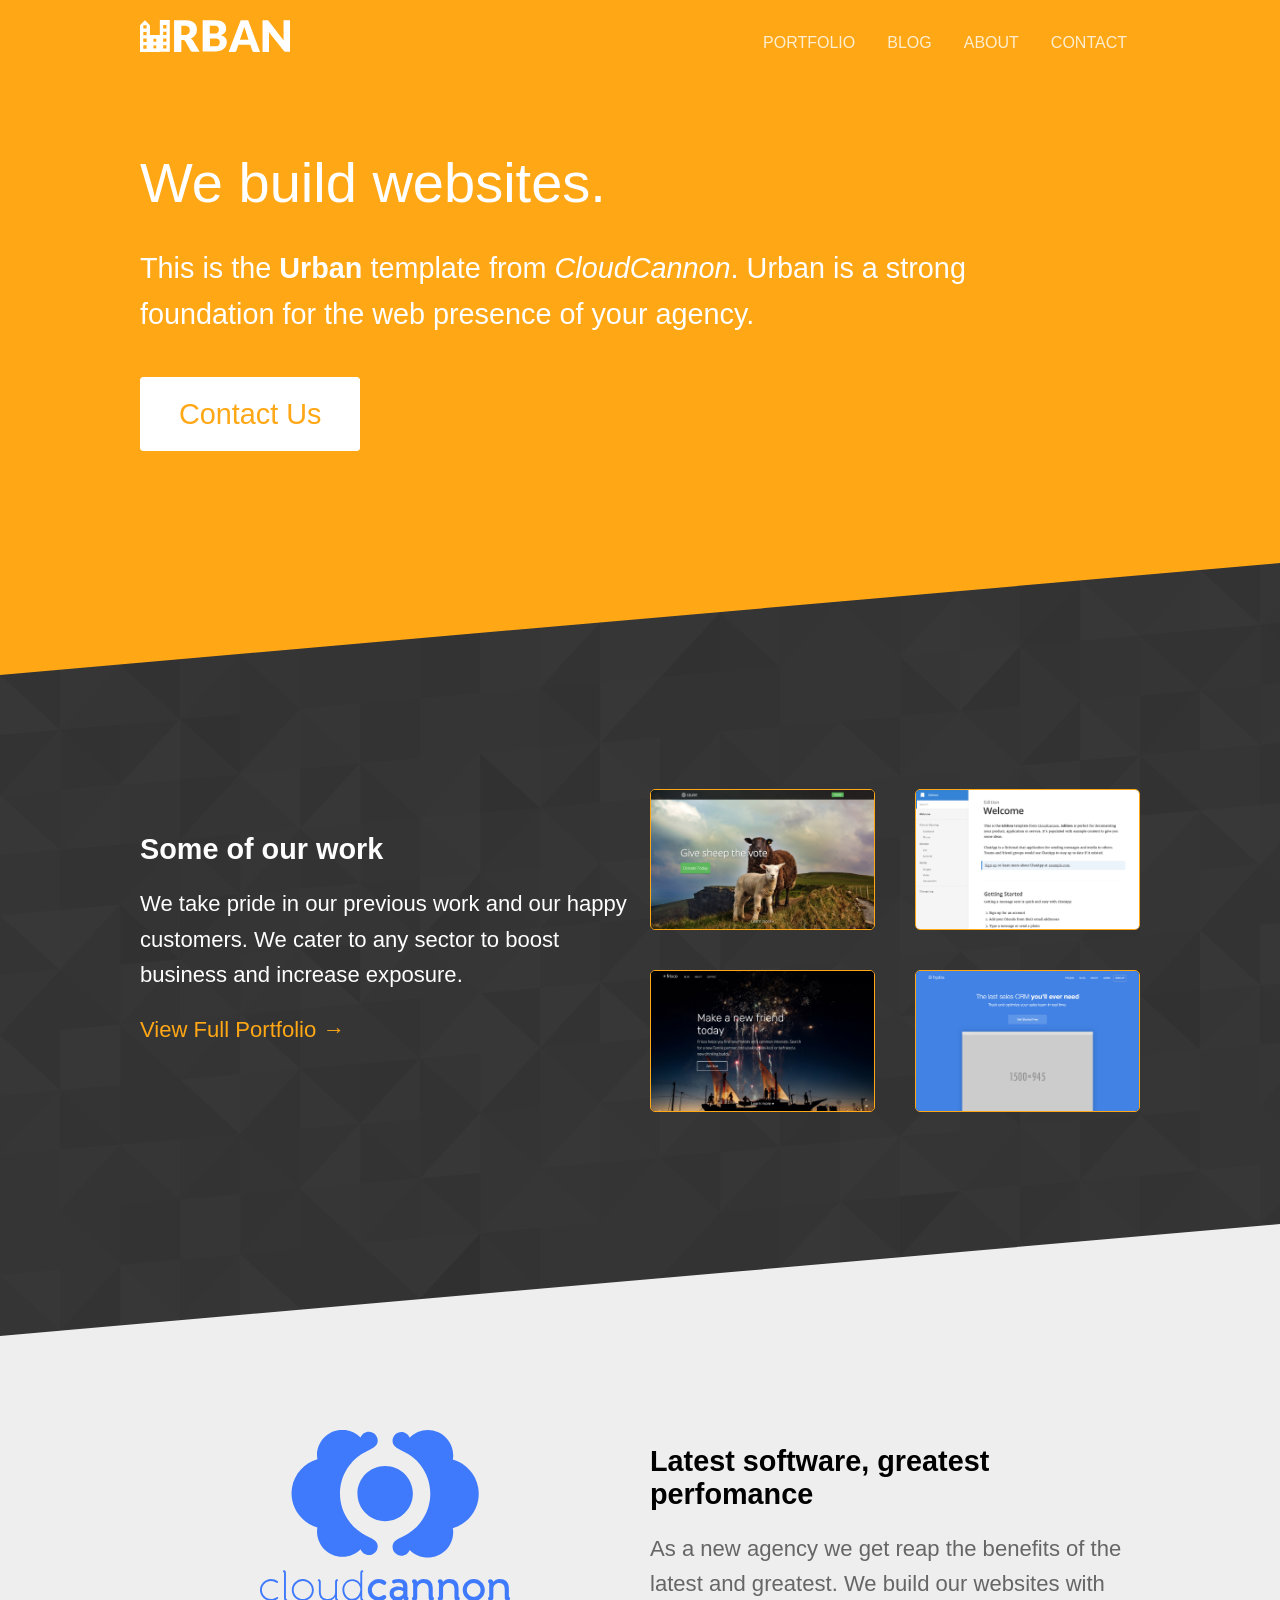
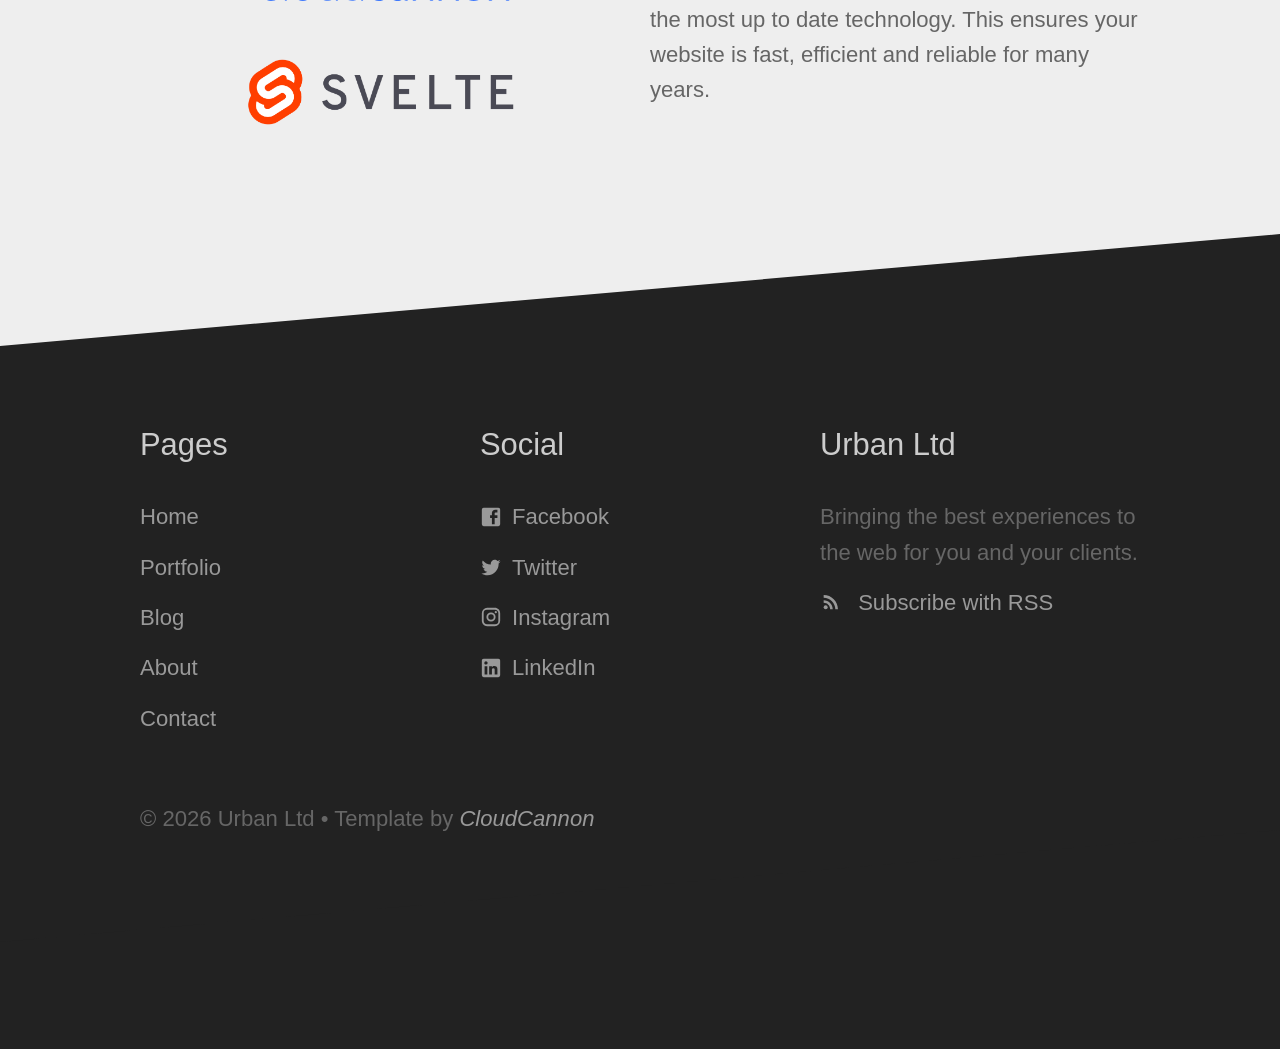
<file: index.html>
<!DOCTYPE html>
<html lang="en">
	<head>
		<meta charset="utf-8" />
		<link rel="icon" href="/images/favicon.png" />
		<meta name="viewport" content="width=device-width, initial-scale=1" />
		<title>We build websites. | Urban Template</title><meta name="robots" content="index,follow" data-svelte="svelte-48x7jy"><meta name="googlebot" content="index,follow" data-svelte="svelte-48x7jy"><meta name="description" content="Urban is a strong foundation for the web presence of your agency." data-svelte="svelte-48x7jy"><link rel="canonical" href="https:/example.com/" data-svelte="svelte-48x7jy"><meta property="og:title" content="We build websites." data-svelte="svelte-48x7jy">

    <meta property="og:description" content="Urban is a strong foundation for the web presence of your agency." data-svelte="svelte-48x7jy">

    <meta property="og:url" content="https://example.com/" data-svelte="svelte-48x7jy">

    

    

    <link rel="alternate" type="application/rss+xml" href="/feed.xml" data-svelte="svelte-x3nvf7"><link rel="sitemap" type="application/xml" title="undefined - Sitemap" href="/sitemap.xml" data-svelte="svelte-x3nvf7">

		

		<link rel="modulepreload" href="/_app/start-4e9018a3.js">
		<link rel="modulepreload" href="/_app/chunks/vendor-6d249c00.js">
		<link rel="modulepreload" href="/_app/pages/__layout.svelte-2364397e.js">
		<link rel="modulepreload" href="/_app/chunks/site-e548a2a6.js">
		<link rel="modulepreload" href="/_app/pages/index.svelte-bdf90782.js">
		<link rel="modulepreload" href="/_app/chunks/Page-10b6d6ed.js">
		<link rel="stylesheet" href="/_app/assets/start-61d1577b.css">
		<link rel="stylesheet" href="/_app/assets/pages/__layout.svelte-ba7e3557.css">
		<link rel="stylesheet" href="/_app/assets/pages/index.svelte-7e1b504a.css">

		<script type="module">
			import { start } from "/_app/start-4e9018a3.js";
			start({
				target: document.querySelector("#svelte"),
				paths: {"base":"","assets":""},
				session: {},
				host: location.host,
				route: true,
				spa: false,
				trailing_slash: "never",
				hydrate: {
					status: 200,
					error: null,
					nodes: [
						import("/_app/pages/__layout.svelte-2364397e.js"),
						import("/_app/pages/index.svelte-bdf90782.js")
					],
					page: {
						host: location.host, // TODO this is redundant
						path: "\u002F",
						query: new URLSearchParams(""),
						params: {}
					}
				}
			});
		</script>
	</head>
	<body>
		<div id="svelte">


<header><div class="container"><h1 class="company-name"><a href="/"><img src="/images/logo.svg" alt="Urban" width="150"></a></h1>
		<nav><a class="nav-toggle" id="open-nav">☰</a>
			<ul><li><a class="" href="/portfolio/">Portfolio</a></li><li><a class="" href="/blog/">Blog</a></li><li><a class="" href="/about/">About</a></li><li><a class="" href="/contact/">Contact</a></li></ul></nav></div></header>







<section class="hero diagonal"><div class="container">
			<h2>We build websites.</h2>
		

		
		<p class="subtext"><!-- HTML_TAG_START -->This is the <strong>Urban</strong> template from <a href="https://cloudcannon.com/">CloudCannon</a>. Urban is a strong foundation for the web presence of your agency.<!-- HTML_TAG_END --></p>
		<p><a class="button alt" href="/contact">Contact Us</a></p></div></section>

<section class="diagonal patterned"><div class="container halves"><div><h3>Some of our work</h3>
			<p><!-- HTML_TAG_START -->We take pride in our previous work and our happy customers. We cater to any sector to boost business and increase exposure.<!-- HTML_TAG_END --></p>

			<p><a href="/portfolio">View Full Portfolio →</a></p></div>
		<div><ul class="image-grid"><li><a href="/clients/cause"><img src="/images/clients/cause.jpg" alt="Cause Template"></a>
				</li><li><a href="/clients/edition"><img src="/images/clients/edition.png" alt="Edition Template"></a>
				</li><li><a href="/clients/frisco"><img src="/images/clients/frisco.jpg" alt="Frisco Template"></a>
				</li><li><a href="/clients/hydra"><img src="/images/clients/hydra.png" alt="Hydra Template"></a>
				</li></ul></div></div></section>

<section class="diagonal alternate"><div class="container halves"><div><ul class="image-list"><li><img src="/images/cloudcannon-logo-blue.svg" width="250" class="cloudcannon-logo svelte-1niklyw" alt="CloudCannon Logo"></li>
				<li><img src="/images/svelte-horizontal.png" width="300" alt="Jekyll Logo"></li></ul></div>
		<div><h3>Latest software, greatest perfomance</h3>
			<p>As a new agency we get reap the benefits of the latest and greatest. We build our websites with the most up to date technology. This ensures your website is fast, efficient and reliable for many years.</p></div></div></section>

<footer class="diagonal"><div class="container"><p class="editor-link"><a href="cloudcannon:data/data/footer.json" class="btn"><strong>✎</strong> Edit Footer</a></p>
		<div class="footer-columns"><ul class="footer-links"><li><h2>Pages</h2></li>

					<li><a href="/" target="_self">Home</a>
						</li><li><a href="/portfolio" target="_self">Portfolio</a>
						</li><li><a href="/blog" target="_self">Blog</a>
						</li><li><a href="/about" target="_self">About</a>
						</li><li><a href="/contact" target="_self">Contact</a>
						</li>
				</ul><ul class="footer-links"><li><h2>Social</h2></li>

					<li><a href="https://facebook.com/cloudcannon/" target="_blank"><svg fill="#000000" height="24" viewBox="0 0 24 24" width="24" xmlns="https://www.w3.org/2000/svg"><!-- HTML_TAG_START --><path d="M19,4V7H17A1,1 0 0,0 16,8V10H19V13H16V20H13V13H11V10H13V7.5C13,5.56 14.57,4 16.5,4M20,2H4A2,2 0 0,0 2,4V20A2,2 0 0,0 4,22H20A2,2 0 0,0 22,20V4C22,2.89 21.1,2 20,2Z" /><!-- HTML_TAG_END --></svg>Facebook</a>
						</li><li><a href="https://twitter.com/cloudcannon/" target="_blank"><svg fill="#000000" height="24" viewBox="0 0 24 24" width="24" xmlns="https://www.w3.org/2000/svg"><!-- HTML_TAG_START --><path d="M22.46,6C21.69,6.35 20.86,6.58 20,6.69C20.88,6.16 21.56,5.32 21.88,4.31C21.05,4.81 20.13,5.16 19.16,5.36C18.37,4.5 17.26,4 16,4C13.65,4 11.73,5.92 11.73,8.29C11.73,8.63 11.77,8.96 11.84,9.27C8.28,9.09 5.11,7.38 3,4.79C2.63,5.42 2.42,6.16 2.42,6.94C2.42,8.43 3.17,9.75 4.33,10.5C3.62,10.5 2.96,10.3 2.38,10C2.38,10 2.38,10 2.38,10.03C2.38,12.11 3.86,13.85 5.82,14.24C5.46,14.34 5.08,14.39 4.69,14.39C4.42,14.39 4.15,14.36 3.89,14.31C4.43,16 6,17.26 7.89,17.29C6.43,18.45 4.58,19.13 2.56,19.13C2.22,19.13 1.88,19.11 1.54,19.07C3.44,20.29 5.7,21 8.12,21C16,21 20.33,14.46 20.33,8.79C20.33,8.6 20.33,8.42 20.32,8.23C21.16,7.63 21.88,6.87 22.46,6Z" /><!-- HTML_TAG_END --></svg>Twitter</a>
						</li><li><a href="https://instagram.com/" target="_blank"><svg fill="#000000" height="24" viewBox="0 0 24 24" width="24" xmlns="https://www.w3.org/2000/svg"><!-- HTML_TAG_START --><path d="M7.8,2H16.2C19.4,2 22,4.6 22,7.8V16.2A5.8,5.8 0 0,1 16.2,22H7.8C4.6,22 2,19.4 2,16.2V7.8A5.8,5.8 0 0,1 7.8,2M7.6,4A3.6,3.6 0 0,0 4,7.6V16.4C4,18.39 5.61,20 7.6,20H16.4A3.6,3.6 0 0,0 20,16.4V7.6C20,5.61 18.39,4 16.4,4H7.6M17.25,5.5A1.25,1.25 0 0,1 18.5,6.75A1.25,1.25 0 0,1 17.25,8A1.25,1.25 0 0,1 16,6.75A1.25,1.25 0 0,1 17.25,5.5M12,7A5,5 0 0,1 17,12A5,5 0 0,1 12,17A5,5 0 0,1 7,12A5,5 0 0,1 12,7M12,9A3,3 0 0,0 9,12A3,3 0 0,0 12,15A3,3 0 0,0 15,12A3,3 0 0,0 12,9Z" /><!-- HTML_TAG_END --></svg>Instagram</a>
						</li><li><a href="https://linkedin.com/company/cloud-cannon" target="_blank"><svg fill="#000000" height="24" viewBox="0 0 24 24" width="24" xmlns="https://www.w3.org/2000/svg"><!-- HTML_TAG_START --><path d="M19,19H16V13.7A1.5,1.5 0 0,0 14.5,12.2A1.5,1.5 0 0,0 13,13.7V19H10V10H13V11.2C13.5,10.36 14.59,9.8 15.5,9.8A3.5,3.5 0 0,1 19,13.3M6.5,8.31C5.5,8.31 4.69,7.5 4.69,6.5A1.81,1.81 0 0,1 6.5,4.69C7.5,4.69 8.31,5.5 8.31,6.5A1.81,1.81 0 0,1 6.5,8.31M8,19H5V10H8M20,2H4C2.89,2 2,2.89 2,4V20A2,2 0 0,0 4,22H20A2,2 0 0,0 22,20V4C22,2.89 21.1,2 20,2Z" /><!-- HTML_TAG_END --></svg>LinkedIn</a>
						</li>
				</ul>

			<ul class="footer-links"><li><h2>Urban Ltd</h2></li>
				<li>Bringing the best experiences to the web for you and your clients.</li>
				<li><a href="/feed.xml"><svg fill="#000000" height="24" viewBox="0 0 24 24" width="24" xmlns="https://www.w3.org/2000/svg"><!-- HTML_TAG_START --><path d="M0 0h24v24H0z" fill="none"/><circle cx="6.18" cy="17.82" r="2.18"/><path d="M4 4.44v2.83c7.03 0 12.73 5.7 12.73 12.73h2.83c0-8.59-6.97-15.56-15.56-15.56zm0 5.66v2.83c3.9 0 7.07 3.17 7.07 7.07h2.83c0-5.47-4.43-9.9-9.9-9.9z"/><!-- HTML_TAG_END --></svg> Subscribe with RSS</a></li></ul></div></div>

	<div class="legal-line"><p class="container">© 2021 Urban Ltd • Template by <a href="https://cloudcannon.com/">CloudCannon</a></p></div></footer>



			<script type="application/json" data-type="svelte-data" data-url="index.json">{"status":200,"statusText":"","headers":{"content-type":"application/json; charset=utf-8"},"body":"{\"pageDetails\":{\"title\":\"We build websites.\",\"subtext_html\":\"This is the \u003Cstrong\u003EUrban\u003C\u002Fstrong\u003E template from \u003Ca href=\\\"https:\u002F\u002Fcloudcannon.com\u002F\\\"\u003ECloudCannon\u003C\u002Fa\u003E. Urban is a strong foundation for the web presence of your agency.\",\"description\":null,\"portfolio_heading\":\"Some of our work\",\"portfolio_description_html\":\"We take pride in our previous work and our happy customers. We cater to any sector to boost business and increase exposure.\",\"portfolio_call_to_action\":\"View Full Portfolio\",\"slug\":\"index\",\"content_html\":\"\"},\"clients\":[{\"name\":\"Cause Template\",\"subtitle\":\"Not for profit template for Jekyll\",\"description\":null,\"external_url\":\"https:\u002F\u002Fgithub.com\u002FCloudCannon\u002Fcause-jekyll-template\",\"image_path\":\"\u002Fimages\u002Fclients\u002Fcause.jpg\",\"slug\":\"cause\",\"content_html\":\"\u003Cp\u003ENot for profit themed template for Jekyll. Browse through a \u003Ca href=\\\"https:\u002F\u002Fclean-oryx.cloudvent.net\u002F\\\"\u003Elive demo\u003C\u002Fa\u003E.\\nIncrease the web presence of a not for profit or cause website with this configurable theme.\u003C\u002Fp\u003E\\n\u003Cp\u003ECloudCannon was made by \u003Ca href=\\\"https:\u002F\u002Fcloudcannon.com\u002F\\\"\u003ECloudCannon\u003C\u002Fa\u003E, the Cloud CMS for Jekyll.\u003C\u002Fp\u003E\\n\u003Cp\u003EFind more templates, themes and step-by-step Jekyll tutorials at \u003Ca href=\\\"https:\u002F\u002Flearn.cloudcannon.com\u002F\\\"\u003ECloudCannon Academy\u003C\u002Fa\u003E.\u003C\u002Fp\u003E\\n\u003Ch2\u003EFeatures\u003C\u002Fh2\u003E\\n\u003Cul\u003E\\n\u003Cli\u003EPre-built pages\u003C\u002Fli\u003E\\n\u003Cli\u003EPre-styled components\u003C\u002Fli\u003E\\n\u003Cli\u003EConfigurable footer\u003C\u002Fli\u003E\\n\u003Cli\u003EOptimised for editing in \u003Ca href=\\\"https:\u002F\u002Fcloudcannon.com\u002F\\\"\u003ECloudCannon\u003C\u002Fa\u003E\u003C\u002Fli\u003E\\n\u003Cli\u003ESEO tags\u003C\u002Fli\u003E\\n\u003Cli\u003EGoogle Analytics\u003C\u002Fli\u003E\\n\u003Cli\u003E\u003Ca href=\\\"https:\u002F\u002Fdonorbox.org\u002F\\\"\u003EDonorbox\u003C\u002Fa\u003E\u003C\u002Fli\u003E\\n\u003Cli\u003E\u003Ca href=\\\"https:\u002F\u002Fmailchimp.com\u002F\\\"\u003EMailChimp\u003C\u002Fa\u003E\u003C\u002Fli\u003E\\n\u003C\u002Ful\u003E\\n\u003Ch2\u003ESetup\u003C\u002Fh2\u003E\\n\u003Col\u003E\\n\u003Cli\u003EAdd your site details in \u003Ccode\u003E_config.yml\u003C\u002Fcode\u003E.\u003C\u002Fli\u003E\\n\u003Cli\u003EAdd your Google Analytics to \u003Ccode\u003E_config.yml\u003C\u002Fcode\u003E.\u003C\u002Fli\u003E\\n\u003Cli\u003EGet a workflow going to see your site's output (with \u003Ca href=\\\"https:\u002F\u002Fapp.cloudcannon.com\u002F\\\"\u003ECloudCannon\u003C\u002Fa\u003E or Jekyll locally).\u003C\u002Fli\u003E\\n\u003C\u002Fol\u003E\\n\u003Ch2\u003EDevelop\u003C\u002Fh2\u003E\\n\u003Cp\u003ECause was built with \u003Ca href=\\\"https:\u002F\u002Fjekyllrb.com\u002F\\\"\u003EJekyll\u003C\u002Fa\u003E version 3.3.1, but should support newer versions as well.\u003C\u002Fp\u003E\\n\u003Cp\u003EInstall the dependencies with \u003Ca href=\\\"https:\u002F\u002Fbundler.io\u002F\\\"\u003EBundler\u003C\u002Fa\u003E:\u003C\u002Fp\u003E\\n\u003Cpre\u003E\u003Ccode class=\\\"language-bash\\\"\u003E$ bundle install\\n\u003C\u002Fcode\u003E\u003C\u002Fpre\u003E\\n\u003Cp\u003ERun \u003Ccode\u003Ejekyll\u003C\u002Fcode\u003E commands through Bundler to ensure you're using the right versions:\u003C\u002Fp\u003E\\n\u003Cpre\u003E\u003Ccode class=\\\"language-bash\\\"\u003E$ bundle exec jekyll serve\\n\u003C\u002Fcode\u003E\u003C\u002Fpre\u003E\\n\u003Ch2\u003EEditing\u003C\u002Fh2\u003E\\n\u003Cp\u003ECause is already optimised for updating pages, company details and footer elements in CloudCannon.\u003C\u002Fp\u003E\\n\u003Ch2\u003ESEO Tag\u003C\u002Fh2\u003E\\n\u003Cp\u003EThis site uses the \u003Ca href=\\\"https:\u002F\u002Fgithub.com\u002Fjekyll\u002Fjekyll-seo-tag\\\"\u003Ejekyll-seo-tag\u003C\u002Fa\u003E plugin. You should at least set a title in front matter on each page. Have a look at the \u003Ca href=\\\"https:\u002F\u002Fgithub.com\u002Fjekyll\u002Fjekyll-seo-tag\\\"\u003Eproject page\u003C\u002Fa\u003E for more options.\u003C\u002Fp\u003E\\n\u003Ch2\u003EGoogle Analytics\u003C\u002Fh2\u003E\\n\u003Cp\u003E\u003Ca href=\\\"https:\u002F\u002Fwww.google.com\u002Fanalytics\u002F\\\"\u003EGoogle Analytics\u003C\u002Fa\u003E is a third party website analytics tool. To install:\u003C\u002Fp\u003E\\n\u003Col\u003E\\n\u003Cli\u003EAdd your Google Analytics key to \u003Ccode\u003E_config.yml\u003C\u002Fcode\u003E\u003C\u002Fli\u003E\\n\u003Cli\u003ERun your site in production \u003Ccode\u003EJEKYLL_ENV=production\u003C\u002Fcode\u003E. This is the default in CloudCannon and GitHub Pages.\u003C\u002Fli\u003E\\n\u003C\u002Fol\u003E\\n\u003Ch2\u003EDonorbox\u003C\u002Fh2\u003E\\n\u003Cp\u003E\u003Ca href=\\\"https:\u002F\u002Fdonorbox.org\u002F\\\"\u003EDonorbox\u003C\u002Fa\u003E is a third party embeddable donation form for websites. To install:\u003C\u002Fp\u003E\\n\u003Col\u003E\\n\u003Cli\u003ESet up a campaign on Donorbox\u003C\u002Fli\u003E\\n\u003Cli\u003ECopy the embed code from the Dashboard screen\u003C\u002Fli\u003E\\n\u003Cli\u003EPaste it into \u003Ccode\u003Edonation_embed\u003C\u002Fcode\u003E in \u003Ccode\u003E_config.yml\u003C\u002Fcode\u003E\u003C\u002Fli\u003E\\n\u003C\u002Fol\u003E\\n\u003Ch2\u003EMailchimp\u003C\u002Fh2\u003E\\n\u003Cp\u003E\u003Ca href=\\\"https:\u002F\u002Fmailchimp.com\u002F\\\"\u003EMailchimp\u003C\u002Fa\u003E is a third party embeddable newsletter for websites. To install:\u003C\u002Fp\u003E\\n\u003Col\u003E\\n\u003Cli\u003ESet up a campaign on Mailchimp\u003C\u002Fli\u003E\\n\u003Cli\u003EFind the embed code for the sign up form\u003C\u002Fli\u003E\\n\u003Cli\u003ECopy the \u003Ccode\u003E&lt;form&gt;\u003C\u002Fcode\u003E's action url\u003C\u002Fli\u003E\\n\u003Cli\u003EPaste it into \u003Ccode\u003Enewsletter_action\u003C\u002Fcode\u003E in \u003Ccode\u003E_config.yml\u003C\u002Fcode\u003E\u003C\u002Fli\u003E\\n\u003C\u002Fol\u003E\\n\u003Ch3\u003ECompany details\u003C\u002Fh3\u003E\\n\u003Cul\u003E\\n\u003Cli\u003EReused around the site to save multiple editing locations.\u003C\u002Fli\u003E\\n\u003Cli\u003ESet in the \u003Cem\u003EData\u003C\u002Fem\u003E \u002F \u003Cem\u003ECompany\u003C\u002Fem\u003E section.\u003C\u002Fli\u003E\\n\u003C\u002Ful\u003E\\n\"},{\"name\":\"Edition Template\",\"subtitle\":\"Product documentation template for Jekyll\",\"description\":null,\"external_url\":\"https:\u002F\u002Fgithub.com\u002FCloudCannon\u002Fedition-jekyll-template\",\"image_path\":\"\u002Fimages\u002Fclients\u002Fedition.png\",\"slug\":\"edition\",\"content_html\":\"\u003Cp\u003EProduct documentation template for Jekyll. Browse through a \u003Ca href=\\\"https:\u002F\u002Flong-pig.cloudvent.net\u002F\\\"\u003Elive demo\u003C\u002Fa\u003E.\\nStart documenting your product, application, service or website with this configurable theme.\u003C\u002Fp\u003E\\n\u003Cp\u003EEdition was made by \u003Ca href=\\\"https:\u002F\u002Fcloudcannon.com\u002F\\\"\u003ECloudCannon\u003C\u002Fa\u003E, the Cloud CMS for Jekyll.\u003C\u002Fp\u003E\\n\u003Cp\u003EFind more templates, themes and step-by-step Jekyll tutorials at \u003Ca href=\\\"https:\u002F\u002Flearn.cloudcannon.com\u002F\\\"\u003ECloudCannon Academy\u003C\u002Fa\u003E.\u003C\u002Fp\u003E\\n\u003Ch2\u003EFeatures\u003C\u002Fh2\u003E\\n\u003Cul\u003E\\n\u003Cli\u003ETwo column layout\u003C\u002Fli\u003E\\n\u003Cli\u003EFull text search\u003C\u002Fli\u003E\\n\u003Cli\u003EPre-styled components\u003C\u002Fli\u003E\\n\u003Cli\u003EAuto-generated navigation based on category\u003C\u002Fli\u003E\\n\u003Cli\u003EOptimised for editing in \u003Ca href=\\\"https:\u002F\u002Fcloudcannon.com\u002F\\\"\u003ECloudCannon\u003C\u002Fa\u003E\u003C\u002Fli\u003E\\n\u003Cli\u003EChange log\u003C\u002Fli\u003E\\n\u003Cli\u003ERSS\u002FAtom feed\u003C\u002Fli\u003E\\n\u003Cli\u003ESEO tags\u003C\u002Fli\u003E\\n\u003Cli\u003EGoogle Analytics\u003C\u002Fli\u003E\\n\u003C\u002Ful\u003E\\n\u003Ch2\u003ESetup\u003C\u002Fh2\u003E\\n\u003Col\u003E\\n\u003Cli\u003EAdd your site and author details in \u003Ccode\u003E_config.yml\u003C\u002Fcode\u003E.\u003C\u002Fli\u003E\\n\u003Cli\u003EGet a workflow going to see your site's output (with \u003Ca href=\\\"https:\u002F\u002Fapp.cloudcannon.com\u002F\\\"\u003ECloudCannon\u003C\u002Fa\u003E or Jekyll locally).\u003C\u002Fli\u003E\\n\u003C\u002Fol\u003E\\n\u003Ch2\u003EDevelop\u003C\u002Fh2\u003E\\n\u003Cp\u003EEdition was built with \u003Ca href=\\\"https:\u002F\u002Fjekyllrb.com\u002F\\\"\u003EJekyll\u003C\u002Fa\u003E version 3.3.1, but should support newer versions as well.\u003C\u002Fp\u003E\\n\u003Cp\u003EInstall the dependencies with \u003Ca href=\\\"https:\u002F\u002Fbundler.io\u002F\\\"\u003EBundler\u003C\u002Fa\u003E:\u003C\u002Fp\u003E\\n\u003Cpre\u003E\u003Ccode class=\\\"language-bash\\\"\u003E$ bundle install\\n\u003C\u002Fcode\u003E\u003C\u002Fpre\u003E\\n\u003Cp\u003ERun \u003Ccode\u003Ejekyll\u003C\u002Fcode\u003E commands through Bundler to ensure you're using the right versions:\u003C\u002Fp\u003E\\n\u003Cpre\u003E\u003Ccode class=\\\"language-bash\\\"\u003E$ bundle exec jekyll serve\\n\u003C\u002Fcode\u003E\u003C\u002Fpre\u003E\\n\u003Ch2\u003EEditing\u003C\u002Fh2\u003E\\n\u003Cp\u003EEdition is already optimised for adding, updating and removing documentation pages in CloudCannon.\u003C\u002Fp\u003E\\n\u003Ch3\u003EDocumentation pages\u003C\u002Fh3\u003E\\n\u003Cul\u003E\\n\u003Cli\u003EAdd, update or remove a documentation page in the \u003Cem\u003EDocumentation\u003C\u002Fem\u003E collection.\u003C\u002Fli\u003E\\n\u003Cli\u003EChange the category of a documentation page to move it to another section in the navigation.\u003C\u002Fli\u003E\\n\u003Cli\u003EDocumentation pages are organised in the navigation by category, with URLs based on the path inside the \u003Ccode\u003E_docs\u003C\u002Fcode\u003E folder.\u003C\u002Fli\u003E\\n\u003C\u002Ful\u003E\\n\u003Ch3\u003EChange log\u003C\u002Fh3\u003E\\n\u003Cul\u003E\\n\u003Cli\u003EAdd, update or remove change log entries from your posts.\u003C\u002Fli\u003E\\n\u003Cli\u003ETag entries as minor or major in the front matter.\u003C\u002Fli\u003E\\n\u003C\u002Ful\u003E\\n\u003Ch3\u003ESearch\u003C\u002Fh3\u003E\\n\u003Cul\u003E\\n\u003Cli\u003EAdd \u003Ccode\u003Eexcluded_in_search: true\u003C\u002Fcode\u003E to any documentation page's front matter to exclude that page in the search results.\u003C\u002Fli\u003E\\n\u003C\u002Ful\u003E\\n\u003Ch3\u003ENavigation\u003C\u002Fh3\u003E\\n\u003Cul\u003E\\n\u003Cli\u003EChange \u003Ccode\u003Esite.show_full_navigation\u003C\u002Fcode\u003E to control all or only the current navigation group being open.\u003C\u002Fli\u003E\\n\u003C\u002Ful\u003E\\n\"},{\"name\":\"Frisco Template\",\"subtitle\":\"App marketing template for Jekyll\",\"description\":null,\"external_url\":\"https:\u002F\u002Fgithub.com\u002FCloudCannon\u002Ffrisco-jekyll-template\",\"image_path\":\"\u002Fimages\u002Fclients\u002Ffrisco.jpg\",\"slug\":\"frisco\",\"content_html\":\"\u003Cp\u003EApp promotion themed template for Jekyll. Browse through a \u003Ca href=\\\"https:\u002F\u002Fbrave-submarine.cloudvent.net\u002F\\\"\u003Elive demo\u003C\u002Fa\u003E.\\nIncrease the web presence of a App with this configurable theme.\u003C\u002Fp\u003E\\n\u003Cp\u003EFrisco was made by \u003Ca href=\\\"https:\u002F\u002Fcloudcannon.com\u002F\\\"\u003ECloudCannon\u003C\u002Fa\u003E, the Cloud CMS for Jekyll.\u003C\u002Fp\u003E\\n\u003Cp\u003EFind more templates, themes and step-by-step Jekyll tutorials at \u003Ca href=\\\"https:\u002F\u002Flearn.cloudcannon.com\u002F\\\"\u003ECloudCannon Academy\u003C\u002Fa\u003E.\u003C\u002Fp\u003E\\n\u003Ch2\u003EFeatures\u003C\u002Fh2\u003E\\n\u003Cul\u003E\\n\u003Cli\u003EContact form\u003C\u002Fli\u003E\\n\u003Cli\u003EPre-built pages\u003C\u002Fli\u003E\\n\u003Cli\u003EPre-styled components\u003C\u002Fli\u003E\\n\u003Cli\u003EBlog with pagination\u003C\u002Fli\u003E\\n\u003Cli\u003EPost category pages\u003C\u002Fli\u003E\\n\u003Cli\u003EDisqus comments for posts\u003C\u002Fli\u003E\\n\u003Cli\u003EStaff and author system\u003C\u002Fli\u003E\\n\u003Cli\u003EConfigurable footer\u003C\u002Fli\u003E\\n\u003Cli\u003EOptimised for editing in \u003Ca href=\\\"https:\u002F\u002Fcloudcannon.com\u002F\\\"\u003ECloudCannon\u003C\u002Fa\u003E\u003C\u002Fli\u003E\\n\u003Cli\u003ERSS\u002FAtom feed\u003C\u002Fli\u003E\\n\u003Cli\u003ESEO tags\u003C\u002Fli\u003E\\n\u003Cli\u003EGoogle Analytics\u003C\u002Fli\u003E\\n\u003C\u002Ful\u003E\\n\u003Ch2\u003ESetup\u003C\u002Fh2\u003E\\n\u003Col\u003E\\n\u003Cli\u003EAdd your site and author details in \u003Ccode\u003E_config.yml\u003C\u002Fcode\u003E.\u003C\u002Fli\u003E\\n\u003Cli\u003EAdd your Google Analytics and Disqus keys to \u003Ccode\u003E_config.yml\u003C\u002Fcode\u003E.\u003C\u002Fli\u003E\\n\u003Cli\u003EGet a workflow going to see your site's output (with \u003Ca href=\\\"https:\u002F\u002Fapp.cloudcannon.com\u002F\\\"\u003ECloudCannon\u003C\u002Fa\u003E or Jekyll locally).\u003C\u002Fli\u003E\\n\u003C\u002Fol\u003E\\n\u003Ch2\u003EDevelop\u003C\u002Fh2\u003E\\n\u003Cp\u003EFrisco was built with \u003Ca href=\\\"https:\u002F\u002Fjekyllrb.com\u002F\\\"\u003EJekyll\u003C\u002Fa\u003E version 3.3.1, but should support newer versions as well.\u003C\u002Fp\u003E\\n\u003Cp\u003EInstall the dependencies with \u003Ca href=\\\"https:\u002F\u002Fbundler.io\u002F\\\"\u003EBundler\u003C\u002Fa\u003E:\u003C\u002Fp\u003E\\n\u003Cpre\u003E\u003Ccode class=\\\"language-bash\\\"\u003E$ bundle install\\n\u003C\u002Fcode\u003E\u003C\u002Fpre\u003E\\n\u003Cp\u003ERun \u003Ccode\u003Ejekyll\u003C\u002Fcode\u003E commands through Bundler to ensure you're using the right versions:\u003C\u002Fp\u003E\\n\u003Cpre\u003E\u003Ccode class=\\\"language-bash\\\"\u003E$ bundle exec jekyll serve\\n\u003C\u002Fcode\u003E\u003C\u002Fpre\u003E\\n\u003Ch2\u003EEditing\u003C\u002Fh2\u003E\\n\u003Cp\u003EFrisco is already optimised for adding, updating and removing pages, staff, advice, company details and footer elements in CloudCannon.\u003C\u002Fp\u003E\\n\u003Ch3\u003EPosts\u003C\u002Fh3\u003E\\n\u003Cul\u003E\\n\u003Cli\u003EAdd, update or remove a post in the \u003Cem\u003EPosts\u003C\u002Fem\u003E collection.\u003C\u002Fli\u003E\\n\u003Cli\u003EThe \u003Cstrong\u003EStaff Author\u003C\u002Fstrong\u003E field links to members in the \u003Cstrong\u003EStaff Members\u003C\u002Fstrong\u003E collection.\u003C\u002Fli\u003E\\n\u003Cli\u003EDocumentation pages are organised in the navigation by category, with URLs based on the path inside the \u003Ccode\u003E_docs\u003C\u002Fcode\u003E folder.\u003C\u002Fli\u003E\\n\u003Cli\u003EChange the defaults when new posts are created in \u003Ccode\u003E_posts\u002F_defaults.md\u003C\u002Fcode\u003E.\u003C\u002Fli\u003E\\n\u003C\u002Ful\u003E\\n\u003Ch3\u003EContact Form\u003C\u002Fh3\u003E\\n\u003Cul\u003E\\n\u003Cli\u003EPreconfigured to work with CloudCannon, but easily changed to another provider (e.g. \u003Ca href=\\\"https:\u002F\u002Fformspree.io\u002F\\\"\u003EFormSpree\u003C\u002Fa\u003E).\u003C\u002Fli\u003E\\n\u003C\u002Ful\u003E\\n\u003Ch3\u003EStaff\u003C\u002Fh3\u003E\\n\u003Cul\u003E\\n\u003Cli\u003EReused around the site to save multiple editing locations.\u003C\u002Fli\u003E\\n\u003C\u002Ful\u003E\\n\u003Ch3\u003EFooter\u003C\u002Fh3\u003E\\n\u003Cul\u003E\\n\u003Cli\u003EExposed as a data file to give clients better access.\u003C\u002Fli\u003E\\n\u003Cli\u003ESet in the \u003Cem\u003EData\u003C\u002Fem\u003E \u002F \u003Cem\u003ENavigation\u003C\u002Fem\u003E section.\u003C\u002Fli\u003E\\n\u003C\u002Ful\u003E\\n\u003Ch3\u003EFooter\u003C\u002Fh3\u003E\\n\u003Cul\u003E\\n\u003Cli\u003EExposed as a data file to give clients better access.\u003C\u002Fli\u003E\\n\u003Cli\u003ESet in the \u003Cem\u003EData\u003C\u002Fem\u003E \u002F \u003Cem\u003EFooter\u003C\u002Fem\u003E section.\u003C\u002Fli\u003E\\n\u003C\u002Ful\u003E\\n\"},{\"name\":\"Hydra Template\",\"subtitle\":\"Product marketing template for Jekyll\",\"description\":null,\"external_url\":\"https:\u002F\u002Fgithub.com\u002FCloudCannon\u002Fhydra-jekyll-template\",\"image_path\":\"\u002Fimages\u002Fclients\u002Fhydra.png\",\"slug\":\"hydra\",\"content_html\":\"\u003Cp\u003EMarketing site template for Jekyll. Browse through a \u003Ca href=\\\"https:\u002F\u002Fproud-alligator.cloudvent.net\u002F\\\"\u003Elive demo\u003C\u002Fa\u003E.\\nIncrease the web presence of your brand with this configurable theme.\u003C\u002Fp\u003E\\n\u003Cp\u003EHydra was made by \u003Ca href=\\\"https:\u002F\u002Fcloudcannon.com\u002F\\\"\u003ECloudCannon\u003C\u002Fa\u003E, the Cloud CMS for Jekyll.\u003C\u002Fp\u003E\\n\u003Cp\u003EFind more templates, themes and step-by-step Jekyll tutorials at \u003Ca href=\\\"https:\u002F\u002Flearn.cloudcannon.com\u002F\\\"\u003ECloudCannon Academy\u003C\u002Fa\u003E.\u003C\u002Fp\u003E\\n\u003Ch2\u003EFeatures\u003C\u002Fh2\u003E\\n\u003Cul\u003E\\n\u003Cli\u003EContact form\u003C\u002Fli\u003E\\n\u003Cli\u003EPre-built pages\u003C\u002Fli\u003E\\n\u003Cli\u003EPre-styled components\u003C\u002Fli\u003E\\n\u003Cli\u003EBlog with pagination\u003C\u002Fli\u003E\\n\u003Cli\u003EPost category pages\u003C\u002Fli\u003E\\n\u003Cli\u003EDisqus comments for posts\u003C\u002Fli\u003E\\n\u003Cli\u003EStaff and author system\u003C\u002Fli\u003E\\n\u003Cli\u003EConfigurable footer\u003C\u002Fli\u003E\\n\u003Cli\u003EOptimised for editing in \u003Ca href=\\\"https:\u002F\u002Fcloudcannon.com\u002F\\\"\u003ECloudCannon\u003C\u002Fa\u003E\u003C\u002Fli\u003E\\n\u003Cli\u003ERSS\u002FAtom feed\u003C\u002Fli\u003E\\n\u003Cli\u003ESEO tags\u003C\u002Fli\u003E\\n\u003Cli\u003EGoogle Analytics\u003C\u002Fli\u003E\\n\u003C\u002Ful\u003E\\n\u003Ch2\u003ESetup\u003C\u002Fh2\u003E\\n\u003Col\u003E\\n\u003Cli\u003EAdd your site and author details in \u003Ccode\u003E_config.yml\u003C\u002Fcode\u003E.\u003C\u002Fli\u003E\\n\u003Cli\u003EAdd your Google Analytics and Disqus keys to \u003Ccode\u003E_config.yml\u003C\u002Fcode\u003E.\u003C\u002Fli\u003E\\n\u003Cli\u003EGet a workflow going to see your site's output (with \u003Ca href=\\\"https:\u002F\u002Fapp.cloudcannon.com\u002F\\\"\u003ECloudCannon\u003C\u002Fa\u003E or Jekyll locally).\u003C\u002Fli\u003E\\n\u003C\u002Fol\u003E\\n\u003Ch2\u003EDevelop\u003C\u002Fh2\u003E\\n\u003Cp\u003EHydra was built with \u003Ca href=\\\"https:\u002F\u002Fjekyllrb.com\u002F\\\"\u003EJekyll\u003C\u002Fa\u003E version 3.3.1, but should support newer versions as well.\u003C\u002Fp\u003E\\n\u003Cp\u003EInstall the dependencies with \u003Ca href=\\\"https:\u002F\u002Fbundler.io\u002F\\\"\u003EBundler\u003C\u002Fa\u003E:\u003C\u002Fp\u003E\\n\u003Cpre\u003E\u003Ccode class=\\\"language-bash\\\"\u003E$ bundle install\\n\u003C\u002Fcode\u003E\u003C\u002Fpre\u003E\\n\u003Cp\u003ERun \u003Ccode\u003Ejekyll\u003C\u002Fcode\u003E commands through Bundler to ensure you're using the right versions:\u003C\u002Fp\u003E\\n\u003Cpre\u003E\u003Ccode class=\\\"language-bash\\\"\u003E$ bundle exec jekyll serve\\n\u003C\u002Fcode\u003E\u003C\u002Fpre\u003E\\n\u003Ch2\u003EEditing\u003C\u002Fh2\u003E\\n\u003Cp\u003EHydra is already optimised for adding, updating and removing pages, staff, advice, company details and footer elements in CloudCannon.\u003C\u002Fp\u003E\\n\u003Ch3\u003EPosts\u003C\u002Fh3\u003E\\n\u003Cul\u003E\\n\u003Cli\u003EAdd, update or remove a post in the \u003Cem\u003EPosts\u003C\u002Fem\u003E collection.\u003C\u002Fli\u003E\\n\u003Cli\u003EThe \u003Cstrong\u003EStaff Author\u003C\u002Fstrong\u003E field links to members in the \u003Cstrong\u003EStaff\u003C\u002Fstrong\u003E collection.\u003C\u002Fli\u003E\\n\u003Cli\u003EDocumentation pages are organised in the navigation by category, with URLs based on the path inside the \u003Ccode\u003E_docs\u003C\u002Fcode\u003E folder.\u003C\u002Fli\u003E\\n\u003Cli\u003EChange the defaults when new posts are created in \u003Ccode\u003E_posts\u002F_defaults.md\u003C\u002Fcode\u003E.\u003C\u002Fli\u003E\\n\u003C\u002Ful\u003E\\n\u003Ch3\u003EContact Form\u003C\u002Fh3\u003E\\n\u003Cul\u003E\\n\u003Cli\u003EPreconfigured to work with CloudCannon, but easily changed to another provider (e.g. \u003Ca href=\\\"https:\u002F\u002Fformspree.io\u002F\\\"\u003EFormSpree\u003C\u002Fa\u003E).\u003C\u002Fli\u003E\\n\u003Cli\u003ESends email to the address listed in company details.\u003C\u002Fli\u003E\\n\u003C\u002Ful\u003E\\n\u003Ch3\u003EStaff\u003C\u002Fh3\u003E\\n\u003Cul\u003E\\n\u003Cli\u003EReused around the site to save multiple editing locations.\u003C\u002Fli\u003E\\n\u003Cli\u003EAdd \u003Ccode\u003Eexcluded_in_search: true\u003C\u002Fcode\u003E to any documentation page's front matter to exclude that page in the search results.\u003C\u002Fli\u003E\\n\u003C\u002Ful\u003E\\n\u003Ch3\u003ENavigation\u003C\u002Fh3\u003E\\n\u003Cul\u003E\\n\u003Cli\u003EExposed as a data file to give clients better access.\u003C\u002Fli\u003E\\n\u003Cli\u003ESet in the \u003Cem\u003EData\u003C\u002Fem\u003E \u002F \u003Cem\u003ENavigation\u003C\u002Fem\u003E section.\u003C\u002Fli\u003E\\n\u003C\u002Ful\u003E\\n\u003Ch3\u003EFooter\u003C\u002Fh3\u003E\\n\u003Cul\u003E\\n\u003Cli\u003EExposed as a data file to give clients better access.\u003C\u002Fli\u003E\\n\u003Cli\u003ESet in the \u003Cem\u003EData\u003C\u002Fem\u003E \u002F \u003Cem\u003EFooter\u003C\u002Fem\u003E section.\u003C\u002Fli\u003E\\n\u003C\u002Ful\u003E\\n\"},{\"name\":\"Justice Template\",\"subtitle\":\"Law firm themed business template for Jekyll\",\"description\":null,\"external_url\":\"https:\u002F\u002Fgithub.com\u002FCloudCannon\u002Fjustice-jekyll-template\",\"image_path\":\"\u002Fimages\u002Fclients\u002Fjustice.jpg\",\"slug\":\"justice\",\"content_html\":\"\u003Cp\u003ELaw firm themed business template for Jekyll. Browse through a \u003Ca href=\\\"https:\u002F\u002Fgrey-grouse.cloudvent.net\u002F\\\"\u003Elive demo\u003C\u002Fa\u003E.\\nIncrease the web presence of a law firm or business with this configurable theme.\u003C\u002Fp\u003E\\n\u003Cp\u003EJustice was made by \u003Ca href=\\\"https:\u002F\u002Fcloudcannon.com\u002F\\\"\u003ECloudCannon\u003C\u002Fa\u003E, the Cloud CMS for Jekyll.\u003C\u002Fp\u003E\\n\u003Cp\u003EFind more templates, themes and step-by-step Jekyll tutorials at \u003Ca href=\\\"https:\u002F\u002Flearn.cloudcannon.com\u002F\\\"\u003ECloudCannon Academy\u003C\u002Fa\u003E.\u003C\u002Fp\u003E\\n\u003Ch2\u003EFeatures\u003C\u002Fh2\u003E\\n\u003Cul\u003E\\n\u003Cli\u003EContact form\u003C\u002Fli\u003E\\n\u003Cli\u003EPre-built pages\u003C\u002Fli\u003E\\n\u003Cli\u003EPre-styled components\u003C\u002Fli\u003E\\n\u003Cli\u003EBlog with pagination\u003C\u002Fli\u003E\\n\u003Cli\u003EPost category pages\u003C\u002Fli\u003E\\n\u003Cli\u003EDisqus comments for posts\u003C\u002Fli\u003E\\n\u003Cli\u003EStaff and author system\u003C\u002Fli\u003E\\n\u003Cli\u003EConfigurable footer\u003C\u002Fli\u003E\\n\u003Cli\u003EOptimised for editing in \u003Ca href=\\\"https:\u002F\u002Fcloudcannon.com\u002F\\\"\u003ECloudCannon\u003C\u002Fa\u003E\u003C\u002Fli\u003E\\n\u003Cli\u003ERSS\u002FAtom feed\u003C\u002Fli\u003E\\n\u003Cli\u003ESEO tags\u003C\u002Fli\u003E\\n\u003Cli\u003EGoogle Analytics\u003C\u002Fli\u003E\\n\u003C\u002Ful\u003E\\n\u003Ch2\u003ESetup\u003C\u002Fh2\u003E\\n\u003Col\u003E\\n\u003Cli\u003EAdd your site and author details in \u003Ccode\u003E_config.yml\u003C\u002Fcode\u003E.\u003C\u002Fli\u003E\\n\u003Cli\u003EAdd your Google Analytics and Disqus keys to \u003Ccode\u003E_config.yml\u003C\u002Fcode\u003E.\u003C\u002Fli\u003E\\n\u003Cli\u003EGet a workflow going to see your site's output (with \u003Ca href=\\\"https:\u002F\u002Fapp.cloudcannon.com\u002F\\\"\u003ECloudCannon\u003C\u002Fa\u003E or Jekyll locally).\u003C\u002Fli\u003E\\n\u003C\u002Fol\u003E\\n\u003Ch2\u003EDevelop\u003C\u002Fh2\u003E\\n\u003Cp\u003EJustice was built with \u003Ca href=\\\"https:\u002F\u002Fjekyllrb.com\u002F\\\"\u003EJekyll\u003C\u002Fa\u003E version 3.3.1, but should support newer versions as well.\u003C\u002Fp\u003E\\n\u003Cp\u003EInstall the dependencies with \u003Ca href=\\\"https:\u002F\u002Fbundler.io\u002F\\\"\u003EBundler\u003C\u002Fa\u003E:\u003C\u002Fp\u003E\\n\u003Cpre\u003E\u003Ccode class=\\\"language-bash\\\"\u003E$ bundle install\\n\u003C\u002Fcode\u003E\u003C\u002Fpre\u003E\\n\u003Cp\u003ERun \u003Ccode\u003Ejekyll\u003C\u002Fcode\u003E commands through Bundler to ensure you're using the right versions:\u003C\u002Fp\u003E\\n\u003Cpre\u003E\u003Ccode class=\\\"language-bash\\\"\u003E$ bundle exec jekyll serve\\n\u003C\u002Fcode\u003E\u003C\u002Fpre\u003E\\n\u003Ch2\u003EEditing\u003C\u002Fh2\u003E\\n\u003Cp\u003EJustice is already optimised for adding, updating and removing pages, staff, advice, company details and footer elements in \u003Ca href=\\\"https:\u002F\u002Fapp.cloudcannon.com\u002F\\\"\u003ECloudCannon\u003C\u002Fa\u003E.\u003C\u002Fp\u003E\\n\u003Ch3\u003EPosts\u003C\u002Fh3\u003E\\n\u003Cul\u003E\\n\u003Cli\u003EAdd, update or remove a post in the \u003Cem\u003EPosts\u003C\u002Fem\u003E collection.\u003C\u002Fli\u003E\\n\u003Cli\u003EThe \u003Cstrong\u003EStaff Author\u003C\u002Fstrong\u003E field links to members in the \u003Cstrong\u003EStaff\u003C\u002Fstrong\u003E collection.\u003C\u002Fli\u003E\\n\u003Cli\u003EDocumentation pages are organised in the navigation by category, with URLs based on the path inside the \u003Ccode\u003E_docs\u003C\u002Fcode\u003E folder.\u003C\u002Fli\u003E\\n\u003Cli\u003EChange the defaults when new posts are created in \u003Ccode\u003E_posts\u002F_defaults.md\u003C\u002Fcode\u003E.\u003C\u002Fli\u003E\\n\u003C\u002Ful\u003E\\n\u003Ch3\u003EContact Form\u003C\u002Fh3\u003E\\n\u003Cul\u003E\\n\u003Cli\u003EPreconfigured to work with \u003Ca href=\\\"https:\u002F\u002Fapp.cloudcannon.com\u002F\\\"\u003ECloudCannon\u003C\u002Fa\u003E, but easily changed to another provider (e.g. \u003Ca href=\\\"https:\u002F\u002Fformspree.io\u002F\\\"\u003EFormSpree\u003C\u002Fa\u003E).\u003C\u002Fli\u003E\\n\u003Cli\u003ESends email to the address listed in company details.\u003C\u002Fli\u003E\\n\u003C\u002Ful\u003E\\n\u003Ch3\u003EStaff\u003C\u002Fh3\u003E\\n\u003Cul\u003E\\n\u003Cli\u003EReused around the site to save multiple editing locations.\u003C\u002Fli\u003E\\n\u003Cli\u003EAdd \u003Ccode\u003Eexcluded_in_search: true\u003C\u002Fcode\u003E to any documentation page's front matter to exclude that page in the search results.\u003C\u002Fli\u003E\\n\u003C\u002Ful\u003E\\n\u003Ch3\u003EFooter\u003C\u002Fh3\u003E\\n\u003Cul\u003E\\n\u003Cli\u003EExposed as a data file to give clients better access.\u003C\u002Fli\u003E\\n\u003Cli\u003ESet in the \u003Cem\u003EData\u003C\u002Fem\u003E \u002F \u003Cem\u003EFooter\u003C\u002Fem\u003E section.\u003C\u002Fli\u003E\\n\u003C\u002Ful\u003E\\n\u003Ch3\u003ECompany details\u003C\u002Fh3\u003E\\n\u003Cul\u003E\\n\u003Cli\u003EReused around the site to save multiple editing locations.\u003C\u002Fli\u003E\\n\u003Cli\u003ESet in the \u003Cem\u003EData\u003C\u002Fem\u003E \u002F \u003Cem\u003ECompany\u003C\u002Fem\u003E section.\u003C\u002Fli\u003E\\n\u003C\u002Ful\u003E\\n\"},{\"name\":\"Malt Template\",\"subtitle\":\"Event marketing template for Jekyll\",\"description\":null,\"external_url\":\"https:\u002F\u002Fgithub.com\u002FCloudCannon\u002Fmalt-jekyll-template\",\"image_path\":\"\u002Fimages\u002Fclients\u002Fmalt.jpg\",\"slug\":\"malt\",\"content_html\":\"\u003Cp\u003EEvent marketing template for Jekyll. Browse through a \u003Ca href=\\\"https:\u002F\u002Fwhispering-boat.cloudvent.net\u002F\\\"\u003Elive demo\u003C\u002Fa\u003E.\\nIncrease the web presence of your event with this configurable theme.\u003C\u002Fp\u003E\\n\u003Cp\u003ECloudCannon was made by \u003Ca href=\\\"https:\u002F\u002Fcloudcannon.com\u002F\\\"\u003ECloudCannon\u003C\u002Fa\u003E, the Cloud CMS for Jekyll.\u003C\u002Fp\u003E\\n\u003Cp\u003EFind more templates, themes and step-by-step Jekyll tutorials at \u003Ca href=\\\"https:\u002F\u002Flearn.cloudcannon.com\u002F\\\"\u003ECloudCannon Academy\u003C\u002Fa\u003E.\u003C\u002Fp\u003E\\n\u003Ch2\u003EFeatures\u003C\u002Fh2\u003E\\n\u003Cul\u003E\\n\u003Cli\u003EPre-built page\u003C\u002Fli\u003E\\n\u003Cli\u003EPre-styled components\u003C\u002Fli\u003E\\n\u003Cli\u003EOptimised for editing in \u003Ca href=\\\"https:\u002F\u002Fcloudcannon.com\u002F\\\"\u003ECloudCannon\u003C\u002Fa\u003E\u003C\u002Fli\u003E\\n\u003Cli\u003ESEO tags\u003C\u002Fli\u003E\\n\u003Cli\u003EGoogle Analytics\u003C\u002Fli\u003E\\n\u003Cli\u003E\u003Ca href=\\\"https:\u002F\u002Fwww.eventbrite.com\u002F\\\"\u003EEventBrite\u003C\u002Fa\u003E\u003C\u002Fli\u003E\\n\u003Cli\u003EContact Form\u003C\u002Fli\u003E\\n\u003Cli\u003EFeatured\u003C\u002Fli\u003E\\n\u003Cli\u003EImage Gallery\u003C\u002Fli\u003E\\n\u003C\u002Ful\u003E\\n\u003Ch2\u003ESetup\u003C\u002Fh2\u003E\\n\u003Col\u003E\\n\u003Cli\u003EAdd your site details in \u003Ccode\u003E_config.yml\u003C\u002Fcode\u003E.\u003C\u002Fli\u003E\\n\u003Cli\u003EAdd your Google Analytics to \u003Ccode\u003E_config.yml\u003C\u002Fcode\u003E.\u003C\u002Fli\u003E\\n\u003Cli\u003EGet a workflow going to see your site's output (with \u003Ca href=\\\"https:\u002F\u002Fapp.cloudcannon.com\u002F\\\"\u003ECloudCannon\u003C\u002Fa\u003E or Jekyll locally).\u003C\u002Fli\u003E\\n\u003C\u002Fol\u003E\\n\u003Ch2\u003EDevelop\u003C\u002Fh2\u003E\\n\u003Cp\u003EMalt was built with \u003Ca href=\\\"https:\u002F\u002Fjekyllrb.com\u002F\\\"\u003EJekyll\u003C\u002Fa\u003E version 3.3.1, but should support newer versions as well.\u003C\u002Fp\u003E\\n\u003Cp\u003EInstall the dependencies with \u003Ca href=\\\"https:\u002F\u002Fbundler.io\u002F\\\"\u003EBundler\u003C\u002Fa\u003E:\u003C\u002Fp\u003E\\n\u003Cpre\u003E\u003Ccode class=\\\"language-bash\\\"\u003E$ bundle install\\n\u003C\u002Fcode\u003E\u003C\u002Fpre\u003E\\n\u003Cp\u003ERun \u003Ccode\u003Ejekyll\u003C\u002Fcode\u003E commands through Bundler to ensure you're using the right versions:\u003C\u002Fp\u003E\\n\u003Cpre\u003E\u003Ccode class=\\\"language-bash\\\"\u003E$ bundle exec jekyll serve\\n\u003C\u002Fcode\u003E\u003C\u002Fpre\u003E\\n\u003Ch2\u003EEditing\u003C\u002Fh2\u003E\\n\u003Cp\u003EMalt is already optimised for updating pages, company details and footer elements in CloudCannon.\u003C\u002Fp\u003E\\n\u003Ch2\u003ESEO Tag\u003C\u002Fh2\u003E\\n\u003Cp\u003EThis site uses the \u003Ca href=\\\"https:\u002F\u002Fgithub.com\u002Fjekyll\u002Fjekyll-seo-tag\\\"\u003Ejekyll-seo-tag\u003C\u002Fa\u003E plugin. You should at least set a title in front matter on each page. Have a look at the \u003Ca href=\\\"https:\u002F\u002Fgithub.com\u002Fjekyll\u002Fjekyll-seo-tag\\\"\u003Eproject page\u003C\u002Fa\u003E for more options.\u003C\u002Fp\u003E\\n\u003Ch2\u003EGoogle Analytics\u003C\u002Fh2\u003E\\n\u003Cp\u003E\u003Ca href=\\\"https:\u002F\u002Fwww.google.com\u002Fanalytics\u002F\\\"\u003EGoogle Analytics\u003C\u002Fa\u003E is a third party website analytics tool. To install:\u003C\u002Fp\u003E\\n\u003Col\u003E\\n\u003Cli\u003EAdd your Google Analytics key to \u003Ccode\u003E_config.yml\u003C\u002Fcode\u003E.\u003C\u002Fli\u003E\\n\u003Cli\u003ERun your site in production \u003Ccode\u003EJEKYLL_ENV=production\u003C\u002Fcode\u003E (the default for CloudCannon and GitHub Pages).\u003C\u002Fli\u003E\\n\u003C\u002Fol\u003E\\n\u003Ch2\u003EEventBrite\u003C\u002Fh2\u003E\\n\u003Cp\u003E\u003Ca href=\\\"https:\u002F\u002Fwww.eventbrite.com\u002F\\\"\u003EEventBrite\u003C\u002Fa\u003E is a third party embeddable event module for websites. To install:\u003C\u002Fp\u003E\\n\u003Col\u003E\\n\u003Cli\u003ECreate an event on EventBrite.\u003C\u002Fli\u003E\\n\u003Cli\u003ECopy the Ticket Form embed code from the Widgets menu item.\u003C\u002Fli\u003E\\n\u003Cli\u003EPaste it into \u003Ccode\u003Eeventbrite_embed\u003C\u002Fcode\u003E in \u003Ccode\u003E_config.yml\u003C\u002Fcode\u003E.\u003C\u002Fli\u003E\\n\u003C\u002Fol\u003E\\n\u003Ch2\u003EImage gallery \u002F Featured\u003C\u002Fh2\u003E\\n\u003Cp\u003EThe image gallery is populated by a front matter array in \u003Ccode\u003Eindex.html\u003C\u002Fcode\u003E. To add items just copy the existing structure.\u003C\u002Fp\u003E\\n\"}]}"}</script>
		</div>
	</body>
</html>
</file>
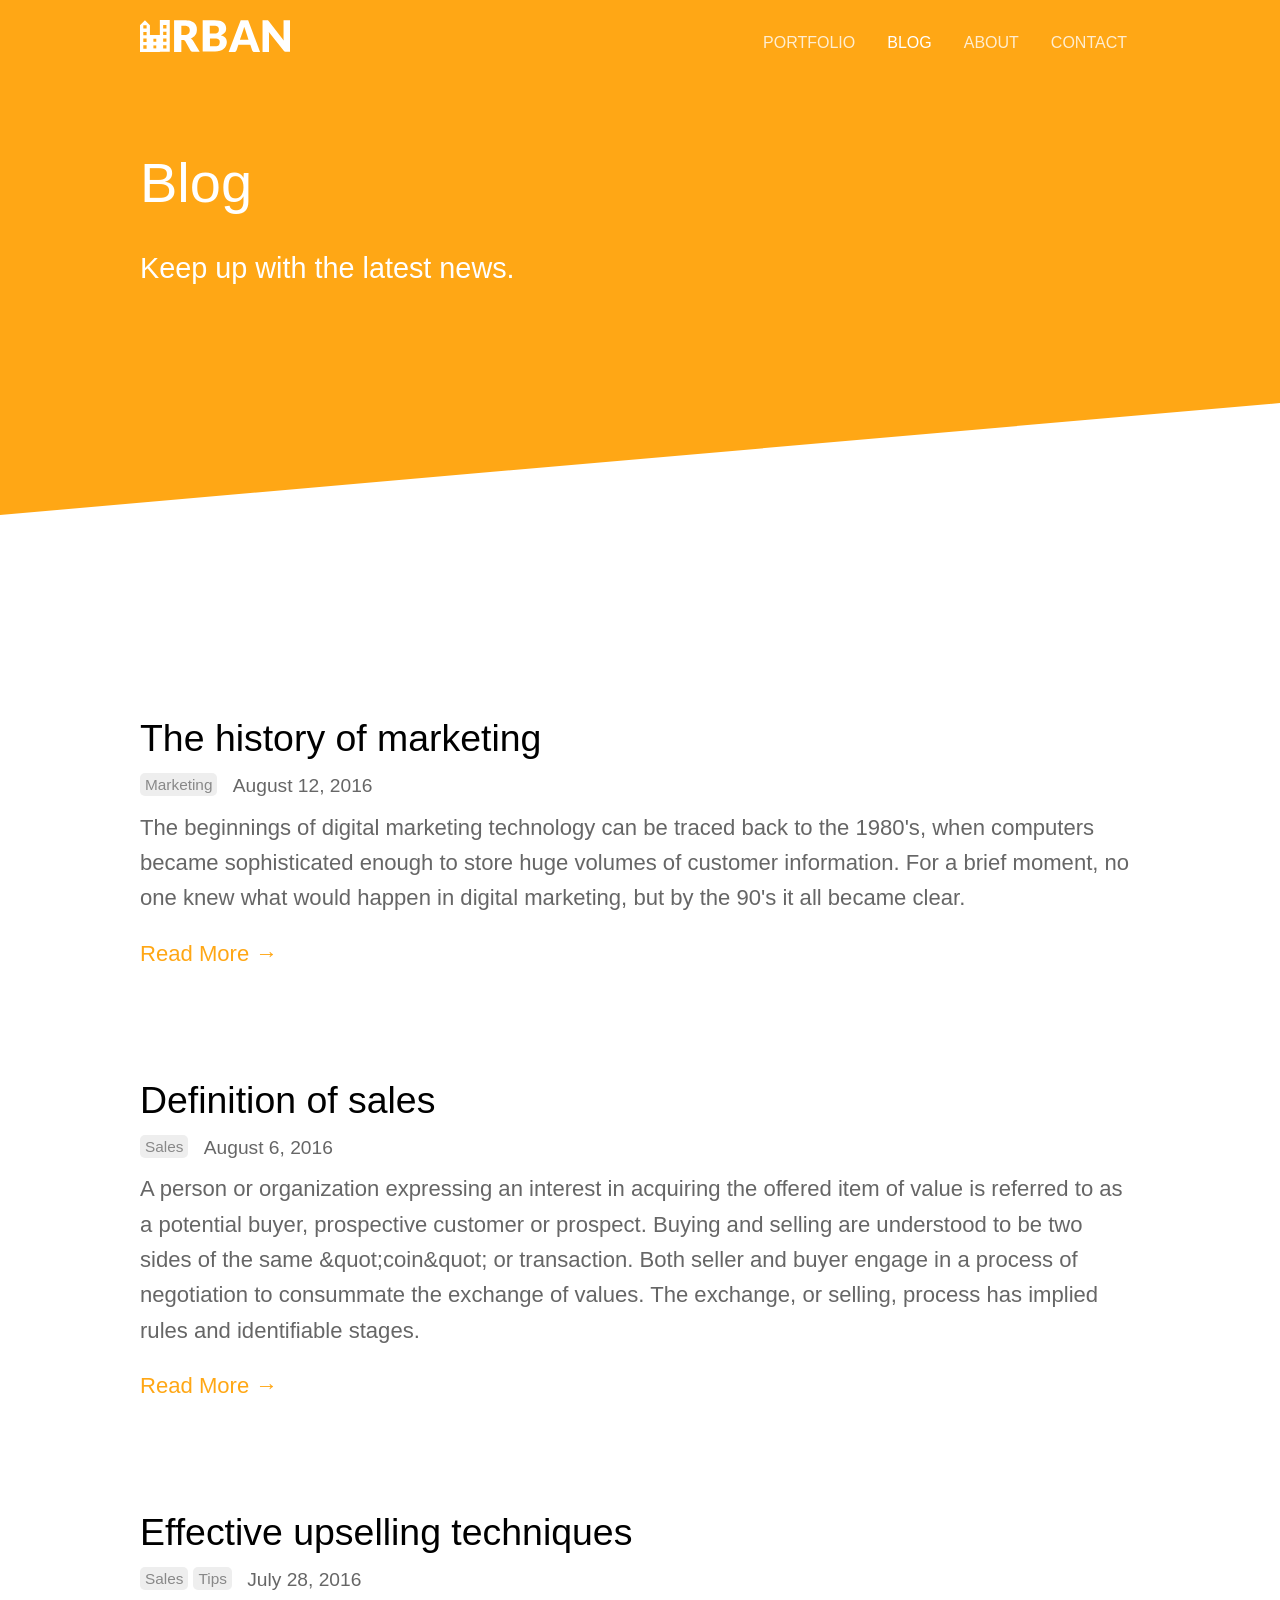
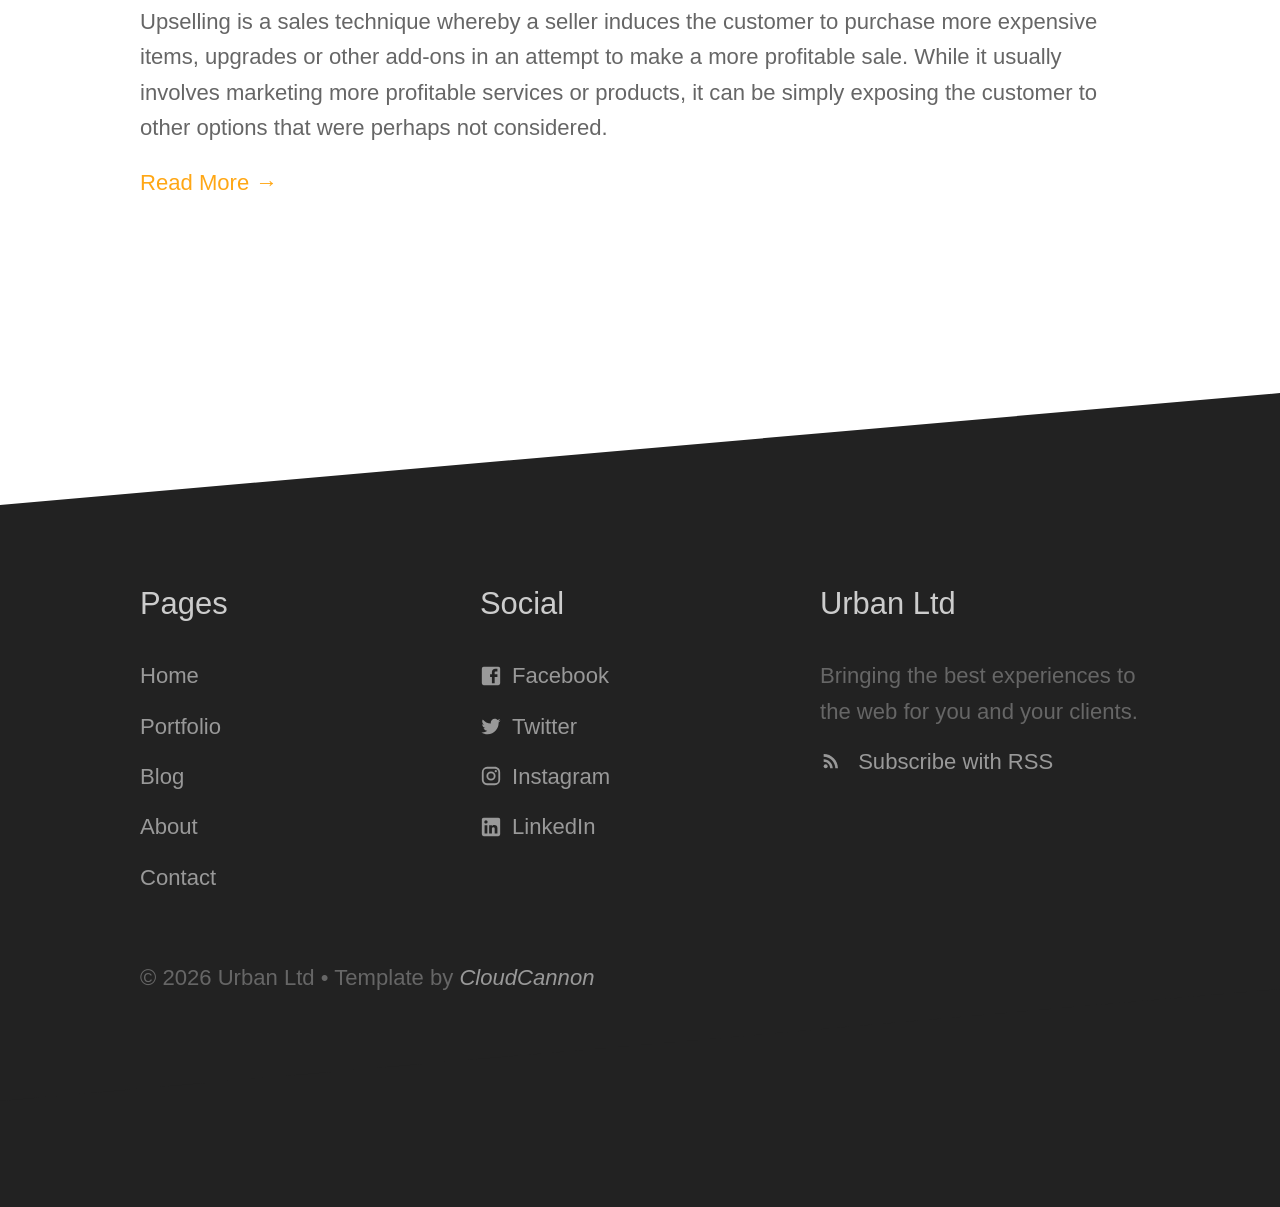
<file: blog/index.html>
<!DOCTYPE html>
<html lang="en">
	<head>
		<meta charset="utf-8" />
		<link rel="icon" href="/images/favicon.png" />
		<meta name="viewport" content="width=device-width, initial-scale=1" />
		<title>Blog | Urban Template</title><meta name="robots" content="index,follow" data-svelte="svelte-48x7jy"><meta name="googlebot" content="index,follow" data-svelte="svelte-48x7jy"><meta name="description" content="Urban is a strong foundation for the web presence of your agency." data-svelte="svelte-48x7jy"><link rel="canonical" href="https:/example.com/blog" data-svelte="svelte-48x7jy"><meta property="og:title" content="Blog" data-svelte="svelte-48x7jy">

    <meta property="og:description" content="Urban is a strong foundation for the web presence of your agency." data-svelte="svelte-48x7jy">

    <meta property="og:url" content="https://example.com/" data-svelte="svelte-48x7jy">

    

    

    <link rel="alternate" type="application/rss+xml" href="/feed.xml" data-svelte="svelte-x3nvf7"><link rel="sitemap" type="application/xml" title="undefined - Sitemap" href="/sitemap.xml" data-svelte="svelte-x3nvf7">

		

		<link rel="modulepreload" href="/_app/start-4e9018a3.js">
		<link rel="modulepreload" href="/_app/chunks/vendor-6d249c00.js">
		<link rel="modulepreload" href="/_app/pages/__layout.svelte-2364397e.js">
		<link rel="modulepreload" href="/_app/chunks/site-e548a2a6.js">
		<link rel="modulepreload" href="/_app/pages/blog.svelte-8fa7e670.js">
		<link rel="modulepreload" href="/_app/chunks/Page-10b6d6ed.js">
		<link rel="modulepreload" href="/_app/chunks/PostSummary-e31e6307.js">
		<link rel="stylesheet" href="/_app/assets/start-61d1577b.css">
		<link rel="stylesheet" href="/_app/assets/pages/__layout.svelte-ba7e3557.css">

		<script type="module">
			import { start } from "/_app/start-4e9018a3.js";
			start({
				target: document.querySelector("#svelte"),
				paths: {"base":"","assets":""},
				session: {},
				host: location.host,
				route: true,
				spa: false,
				trailing_slash: "never",
				hydrate: {
					status: 200,
					error: null,
					nodes: [
						import("/_app/pages/__layout.svelte-2364397e.js"),
						import("/_app/pages/blog.svelte-8fa7e670.js")
					],
					page: {
						host: location.host, // TODO this is redundant
						path: "\u002Fblog",
						query: new URLSearchParams(""),
						params: {}
					}
				}
			});
		</script>
	</head>
	<body>
		<div id="svelte">


<header><div class="container"><h1 class="company-name"><a href="/"><img src="/images/logo.svg" alt="Urban" width="150"></a></h1>
		<nav><a class="nav-toggle" id="open-nav">☰</a>
			<ul><li><a class="" href="/portfolio/">Portfolio</a></li><li><a class="active" href="/blog/">Blog</a></li><li><a class="" href="/about/">About</a></li><li><a class="" href="/contact/">Contact</a></li></ul></nav></div></header>







<section class="hero diagonal"><div class="container">
			<h2>Blog</h2>
		

		<p class="subtext">Keep up with the latest news.</p>
		
		</div></section>

<section class="diagonal"><div class="text-container"><p class="editor-link"><a href="cloudcannon:collections/content/posts" class="btn"><strong>✎</strong> Add Post</a></p>
			<ul class="blog-posts"><li class="blog-post"><h3><a href="/blog/2016-08-12-the-history-of-marketing">The history of marketing</a></h3>
<p class="post-details"><span class="blog-filter"><a href="/blog">Marketing</a>
		</span>

	<span class="post-date">August 12, 2016</span></p>
<div class="post-content"><p>The beginnings of digital marketing technology can be traced back to the 1980&#39;s, when computers became sophisticated enough to store huge volumes of customer information. For a brief moment, no one knew what would happen in digital marketing, but by the 90&#39;s it all became clear.</p>
	<p><a href="/blog/2016-08-12-the-history-of-marketing">Read More →</a></p></div>
				</li><li class="blog-post"><h3><a href="/blog/2016-08-06-definition-of-sales">Definition of sales</a></h3>
<p class="post-details"><span class="blog-filter"><a href="/blog">Sales</a>
		</span>

	<span class="post-date">August 6, 2016</span></p>
<div class="post-content"><p>A person or organization expressing an interest in acquiring the offered item of value is referred to as a potential buyer, prospective customer or prospect. Buying and selling are understood to be two sides of the same &amp;quot;coin&amp;quot; or transaction. Both seller and buyer engage in a process of negotiation to consummate the exchange of values. The exchange, or selling, process has implied rules and identifiable stages.</p>
	<p><a href="/blog/2016-08-06-definition-of-sales">Read More →</a></p></div>
				</li><li class="blog-post"><h3><a href="/blog/2016-07-28-effective-upselling-techniques">Effective upselling techniques</a></h3>
<p class="post-details"><span class="blog-filter"><a href="/blog">Sales</a>
		</span><span class="blog-filter"><a href="/blog">Tips</a>
		</span>

	<span class="post-date">July 28, 2016</span></p>
<div class="post-content"><p>Upselling is a sales technique whereby a seller induces the customer to purchase more expensive items, upgrades or other add-ons in an attempt to make a more profitable sale. While it usually involves marketing more profitable services or products, it can be simply exposing the customer to other options that were perhaps not considered.</p>
	<p><a href="/blog/2016-07-28-effective-upselling-techniques">Read More →</a></p></div>
				</li></ul></div></section>

<footer class="diagonal"><div class="container"><p class="editor-link"><a href="cloudcannon:data/data/footer.json" class="btn"><strong>✎</strong> Edit Footer</a></p>
		<div class="footer-columns"><ul class="footer-links"><li><h2>Pages</h2></li>

					<li><a href="/" target="_self">Home</a>
						</li><li><a href="/portfolio" target="_self">Portfolio</a>
						</li><li><a href="/blog" target="_self">Blog</a>
						</li><li><a href="/about" target="_self">About</a>
						</li><li><a href="/contact" target="_self">Contact</a>
						</li>
				</ul><ul class="footer-links"><li><h2>Social</h2></li>

					<li><a href="https://facebook.com/cloudcannon/" target="_blank"><svg fill="#000000" height="24" viewBox="0 0 24 24" width="24" xmlns="https://www.w3.org/2000/svg"><!-- HTML_TAG_START --><path d="M19,4V7H17A1,1 0 0,0 16,8V10H19V13H16V20H13V13H11V10H13V7.5C13,5.56 14.57,4 16.5,4M20,2H4A2,2 0 0,0 2,4V20A2,2 0 0,0 4,22H20A2,2 0 0,0 22,20V4C22,2.89 21.1,2 20,2Z" /><!-- HTML_TAG_END --></svg>Facebook</a>
						</li><li><a href="https://twitter.com/cloudcannon/" target="_blank"><svg fill="#000000" height="24" viewBox="0 0 24 24" width="24" xmlns="https://www.w3.org/2000/svg"><!-- HTML_TAG_START --><path d="M22.46,6C21.69,6.35 20.86,6.58 20,6.69C20.88,6.16 21.56,5.32 21.88,4.31C21.05,4.81 20.13,5.16 19.16,5.36C18.37,4.5 17.26,4 16,4C13.65,4 11.73,5.92 11.73,8.29C11.73,8.63 11.77,8.96 11.84,9.27C8.28,9.09 5.11,7.38 3,4.79C2.63,5.42 2.42,6.16 2.42,6.94C2.42,8.43 3.17,9.75 4.33,10.5C3.62,10.5 2.96,10.3 2.38,10C2.38,10 2.38,10 2.38,10.03C2.38,12.11 3.86,13.85 5.82,14.24C5.46,14.34 5.08,14.39 4.69,14.39C4.42,14.39 4.15,14.36 3.89,14.31C4.43,16 6,17.26 7.89,17.29C6.43,18.45 4.58,19.13 2.56,19.13C2.22,19.13 1.88,19.11 1.54,19.07C3.44,20.29 5.7,21 8.12,21C16,21 20.33,14.46 20.33,8.79C20.33,8.6 20.33,8.42 20.32,8.23C21.16,7.63 21.88,6.87 22.46,6Z" /><!-- HTML_TAG_END --></svg>Twitter</a>
						</li><li><a href="https://instagram.com/" target="_blank"><svg fill="#000000" height="24" viewBox="0 0 24 24" width="24" xmlns="https://www.w3.org/2000/svg"><!-- HTML_TAG_START --><path d="M7.8,2H16.2C19.4,2 22,4.6 22,7.8V16.2A5.8,5.8 0 0,1 16.2,22H7.8C4.6,22 2,19.4 2,16.2V7.8A5.8,5.8 0 0,1 7.8,2M7.6,4A3.6,3.6 0 0,0 4,7.6V16.4C4,18.39 5.61,20 7.6,20H16.4A3.6,3.6 0 0,0 20,16.4V7.6C20,5.61 18.39,4 16.4,4H7.6M17.25,5.5A1.25,1.25 0 0,1 18.5,6.75A1.25,1.25 0 0,1 17.25,8A1.25,1.25 0 0,1 16,6.75A1.25,1.25 0 0,1 17.25,5.5M12,7A5,5 0 0,1 17,12A5,5 0 0,1 12,17A5,5 0 0,1 7,12A5,5 0 0,1 12,7M12,9A3,3 0 0,0 9,12A3,3 0 0,0 12,15A3,3 0 0,0 15,12A3,3 0 0,0 12,9Z" /><!-- HTML_TAG_END --></svg>Instagram</a>
						</li><li><a href="https://linkedin.com/company/cloud-cannon" target="_blank"><svg fill="#000000" height="24" viewBox="0 0 24 24" width="24" xmlns="https://www.w3.org/2000/svg"><!-- HTML_TAG_START --><path d="M19,19H16V13.7A1.5,1.5 0 0,0 14.5,12.2A1.5,1.5 0 0,0 13,13.7V19H10V10H13V11.2C13.5,10.36 14.59,9.8 15.5,9.8A3.5,3.5 0 0,1 19,13.3M6.5,8.31C5.5,8.31 4.69,7.5 4.69,6.5A1.81,1.81 0 0,1 6.5,4.69C7.5,4.69 8.31,5.5 8.31,6.5A1.81,1.81 0 0,1 6.5,8.31M8,19H5V10H8M20,2H4C2.89,2 2,2.89 2,4V20A2,2 0 0,0 4,22H20A2,2 0 0,0 22,20V4C22,2.89 21.1,2 20,2Z" /><!-- HTML_TAG_END --></svg>LinkedIn</a>
						</li>
				</ul>

			<ul class="footer-links"><li><h2>Urban Ltd</h2></li>
				<li>Bringing the best experiences to the web for you and your clients.</li>
				<li><a href="/feed.xml"><svg fill="#000000" height="24" viewBox="0 0 24 24" width="24" xmlns="https://www.w3.org/2000/svg"><!-- HTML_TAG_START --><path d="M0 0h24v24H0z" fill="none"/><circle cx="6.18" cy="17.82" r="2.18"/><path d="M4 4.44v2.83c7.03 0 12.73 5.7 12.73 12.73h2.83c0-8.59-6.97-15.56-15.56-15.56zm0 5.66v2.83c3.9 0 7.07 3.17 7.07 7.07h2.83c0-5.47-4.43-9.9-9.9-9.9z"/><!-- HTML_TAG_END --></svg> Subscribe with RSS</a></li></ul></div></div>

	<div class="legal-line"><p class="container">© 2021 Urban Ltd • Template by <a href="https://cloudcannon.com/">CloudCannon</a></p></div></footer>



			<script type="application/json" data-type="svelte-data" data-url="blog.json">{"status":200,"statusText":"","headers":{"content-type":"application/json; charset=utf-8"},"body":"{\"pageDetails\":{\"title\":\"Blog\",\"heading\":\"Blog\",\"subtitle\":\"Keep up with the latest news.\",\"description\":null,\"slug\":\"blog\",\"content_html\":\"\"},\"posts\":[{\"title\":\"The history of marketing\",\"description\":null,\"date\":\"2016-08-12T00:00:00.000Z\",\"categories\":[\"marketing\"],\"author_staff_member\":\"james\",\"show_comments\":true,\"excerpt_html\":\"The beginnings of digital marketing technology can be traced back to the 1980's, when computers became sophisticated enough to store huge volumes of customer information. For a brief moment, no one knew what would happen in digital marketing, but by the 90's it all became clear.\",\"slug\":\"2016-08-12-the-history-of-marketing\",\"content_html\":\"\u003Cp\u003EThe beginnings of digital marketing technology can be traced back to the 1980's, when computers became sophisticated enough to store huge volumes of customer information. For a brief moment, no one knew what would happen in digital marketing, but by the 90's it all became clear.\u003C\u002Fp\u003E\\n\u003Cp\u003E\u003Cimg src=\\\"https:\u002F\u002Funsplash.it\u002F960\u002F600?image=133\\\" alt=\\\"Cars\\\"\u003E\u003C\u002Fp\u003E\\n\u003Cp\u003EThe history of marketing is to a large extent a product of Internet's history as markets have adapted to keep abreast of changes and keep up with the way the major Search Engines rank web pages. Major changes include, in chronological order:\u003C\u002Fp\u003E\\n\u003Cp\u003E1991- Gopher: A network protocol, one of the very first query and search tools. Gopher was widely used for a couple of years, but usage has now fallen off, with barely 100 Gopher servers now indexed. 2. 1994- Launch of Yahoo, which was formerly known as &quot;Jerry´s Guide to the World Wide Web&quot; after one of its founders, Jerry Yang. Yahoo received in its first year over 1 million hits.\u003C\u002Fp\u003E\\n\u003Ch2\u003EAcademic studies\u003C\u002Fh2\u003E\\n\u003Cp\u003EThe study of the history of marketing as an academic field emerged only recently. Controversies and disputes abound in the field. The publication in 1976 of the book The History of Marketing Thought, by Robert Bartels marks a turning-point in marketing thought. Since then, academics specializing in marketing decided to imitate economics, distinguishing theory and practice. Two different fields of study emerged:\u003C\u002Fp\u003E\\n\u003Cp\u003Ethe history of marketing thought, giving theoretical accounts\\nmarketing history, focusing on the history of marketing practice\\nThis division parallels the distinction between the history of economic thought and economic history.\u003C\u002Fp\u003E\\n\u003Cp\u003E\u003Cimg src=\\\"https:\u002F\u002Funsplash.it\u002F960\u002F600?image=175\\\" alt=\\\"Clock\\\"\u003E\u003C\u002Fp\u003E\\n\u003Cp\u003EPractitioners of the history of marketing thought note that both practitioners and academics know relatively little about the field.[citation needed] But history has significance for academics because it helps to define the baselines upon which they can recognize change and evolve marketing theory.On the other hand, proponents of marketing history argue that one cannot fully compare the marketing field with economics and hence suggest the impracticality of divorcing theory and practice. First, marketing scholars seldom engage in the practice of marketing as much as economists engage in the development and execution of public policies. Second, business people innovate in the marketing field, and the history of marketing will remain incomplete if one dissociates academia from practitioners.\u003C\u002Fp\u003E\\n\u003Cp\u003E\u003Cimg src=\\\"https:\u002F\u002Funsplash.it\u002F960\u002F600?image=766\\\" alt=\\\"Coffee\\\"\u003E\u003C\u002Fp\u003E\\n\u003Cp\u003EThe following sections discuss both approaches to the history of marketing, closing with a debate about the standard chronology of marketing, a widely known hypothesis about the history of marketing, but one that historians in the marketing field have challenged.\u003C\u002Fp\u003E\\n\u003Cp\u003E\u003Ca href=\\\"https:\u002F\u002Fen.wikipedia.org\u002Fwiki\u002FHistory_of_marketing\\\"\u003Esource\u003C\u002Fa\u003E: Wikipedia\u003C\u002Fp\u003E\\n\",\"author\":{\"name\":\"James Lopez\",\"description\":null,\"position\":\"Designer\",\"image_path\":\"https:\u002F\u002Funsplash.it\u002F600\u002F503?image=1062&a=.png\",\"twitter\":\"CloudCannon\",\"post\":\"2020-08-27-effective-upselling-techniques\",\"slug\":\"james\",\"content_html\":\"\"}},{\"title\":\"Definition of sales\",\"description\":null,\"date\":\"2016-08-06T00:00:00.000Z\",\"categories\":[\"sales\"],\"author_staff_member\":\"anna\",\"show_comments\":true,\"excerpt_html\":\"A person or organization expressing an interest in acquiring the offered item of value is referred to as a potential buyer, prospective customer or prospect. Buying and selling are understood to be two sides of the same &quot;coin&quot; or transaction. Both seller and buyer engage in a process of negotiation to consummate the exchange of values. The exchange, or selling, process has implied rules and identifiable stages.\",\"slug\":\"2016-08-06-definition-of-sales\",\"content_html\":\"\u003Cp\u003EA person or organization expressing an interest in acquiring the offered item of value is referred to as a potential buyer, prospective customer or prospect. Buying and selling are understood to be two sides of the same &quot;coin&quot; or transaction. Both seller and buyer engage in a process of negotiation to consummate the exchange of values. The exchange, or selling, process has implied rules and identifiable stages.\u003C\u002Fp\u003E\\n\u003Cp\u003E\u003Cimg src=\\\"https:\u002F\u002Funsplash.it\u002F960\u002F600?image=593\\\" alt=\\\"Tiger\\\"\u003E\u003C\u002Fp\u003E\\n\u003Cp\u003EIt is implied that the selling process will proceed fairly and ethically so that the parties end up nearly equally rewarded. The stages of selling, and buying, involve getting acquainted, assessing each party’s need for the other’s item of value, and determining if the values to be exchanged are equivalent or nearly so, or, in buyer's terms, &quot;worth the price.” Sometimes, sellers have to use their own experiences when selling products with appropriate discounts.\u003C\u002Fp\u003E\\n\u003Ch2\u003EManagement point of view\u003C\u002Fh2\u003E\\n\u003Cp\u003EFrom a management viewpoint it is thought of as a part of marketing, although the skills required are different. Sales often forms a separate grouping in a corporate structure, employing separate specialist operatives known as salespersons (singular: salesperson). Selling is considered by many to be a sort of persuading &quot;art&quot;. Contrary to popular belief, the methodological approach of selling refers to a systematic process of repetitive and measurable milestones, by which a salesman relates his or her offering of a product or service in return enabling the buyer to achieve their goal in an economic way. While the sales process refers to a systematic process of repetitive and measurable milestones, the definition of the selling is somewhat ambiguous due to the close nature of advertising, promotion, public relations, and direct marketing.\u003C\u002Fp\u003E\\n\u003Cp\u003E\u003Cimg src=\\\"https:\u002F\u002Funsplash.it\u002F960\u002F600?image=672\\\" alt=\\\"Bus\\\"\u003E\u003C\u002Fp\u003E\\n\u003Cp\u003ESelling is the profession-wide term, much like marketing defines a profession. Recently, attempts have been made to clearly understand who is in the sales profession, and who is not. There are many articles looking at marketing, advertising, promotions, and even public relations as ways to create a unique transaction.\u003C\u002Fp\u003E\\n\u003Ch2\u003ECommon terms\u003C\u002Fh2\u003E\\n\u003Cp\u003ETwo common terms used to describe a salesperson are &quot;Farmer&quot; and &quot;Hunter&quot;. The reality is that most professional sales people have a little of both. A hunter is often associated with aggressive personalities who use aggressive sales technique. In terms of sales methodology a hunter refers to a person whose focus is on bringing in and closing deals. This process is called “sales capturing”. An example is a commodity sale such as a long distance sales person, shoe sales person and to a degree a car sales person. Their job is to find and convert buyers. A sales farmer is someone who creates sales demand by activities that directly influence and alter the buying process.\u003C\u002Fp\u003E\\n\u003Cp\u003E\u003Cimg src=\\\"https:\u002F\u002Funsplash.it\u002F960\u002F600?image=1027\\\" alt=\\\"Person\\\"\u003E\u003C\u002Fp\u003E\\n\u003Ch2\u003ESystems approach\u003C\u002Fh2\u003E\\n\u003Cp\u003EMany believe that the focus of selling is on the human agents involved in the exchange between buyer and seller. Effective selling also requires a systems approach, at minimum involving roles that sell, enable selling, and develop sales capabilities. Selling also involves salespeople who possess a specific set of sales skills and the knowledge required to facilitate the exchange of value between buyers and sellers that is unique from marketing, advertising, etc.\u003C\u002Fp\u003E\\n\u003Cp\u003E\u003Cimg src=\\\"https:\u002F\u002Funsplash.it\u002F960\u002F600?image=601\\\" alt=\\\"Plant\\\"\u003E\u003C\u002Fp\u003E\\n\u003Cp\u003EWithin these three tenets, the following definition of professional selling is offered by the American Society for Training and Development (ASTD):\u003C\u002Fp\u003E\\n\u003Cp\u003E“The holistic business system required to effectively develop, manage, enable, and execute a mutually beneficial, interpersonal exchange of goods and\u002For services for equitable value.”\\nTeam selling is one way to influence sales. Team selling is “a group of people representing the sales department and other functional areas in the firm, such as finance, production, and research and development”. (Spiro) Team selling came about in the 1990s through total quality management (TQM). TQM occurs when companies work to improve their customer satisfaction by constantly improving all of their operations.\u003C\u002Fp\u003E\\n\u003Cp\u003E\u003Ca href=\\\"https:\u002F\u002Fen.wikipedia.org\u002Fwiki\u002FSales\\\"\u003Esource\u003C\u002Fa\u003E: Wikipedia\u003C\u002Fp\u003E\\n\",\"author\":{\"name\":\"Anna Thompsonss\",\"description\":null,\"position\":\"Developers\",\"image_path\":\"https:\u002F\u002Funsplash.it\u002F600\u002F503?image=1025&a=.png\",\"twitter\":\"CloudCannon\",\"_component_type\":\"string\",\"email\":null,\"slug\":\"anna\",\"content_html\":\"\"}},{\"title\":\"Effective upselling techniques\",\"description\":null,\"date\":\"2016-07-28T00:00:00.000Z\",\"categories\":[\"sales\",\"tips\"],\"author_staff_member\":\"zack\",\"show_comments\":true,\"excerpt_html\":\"Upselling is a sales technique whereby a seller induces the customer to purchase more expensive items, upgrades or other add-ons in an attempt to make a more profitable sale. While it usually involves marketing more profitable services or products, it can be simply exposing the customer to other options that were perhaps not considered.\",\"slug\":\"2016-07-28-effective-upselling-techniques\",\"content_html\":\"\u003Cp\u003EUpselling is a sales technique whereby a seller induces the customer to purchase more expensive items, upgrades or other add-ons in an attempt to make a more profitable sale. While it usually involves marketing more profitable services or products, it can be simply exposing the customer to other options that were perhaps not considered.\u003C\u002Fp\u003E\\n\u003Cp\u003EIn practice, large businesses usually combine upselling and cross-selling to maximize profit. In doing so, an organization must ensure that its relationship with the client is not disrupted.\u003C\u002Fp\u003E\\n\u003Cp\u003E\u003Cimg src=\\\"https:\u002F\u002Funsplash.it\u002F960\u002F600?image=590\\\" alt=\\\"Seaside City\\\"\u003E\u003C\u002Fp\u003E\\n\u003Cp\u003EIn restaurants and other similar settings, upselling is commonplace and an accepted form of business. In other businesses (e.g. car sales), the customer’s perception of the attempted upsell can be viewed negatively and impact the desired result.\u003C\u002Fp\u003E\\n\u003Ch2\u003EWhy should you upsell?\u003C\u002Fh2\u003E\\n\u003Cp\u003EUpselling is a common practice for service providers that offer different service classes such as airlines (cf. Bohutinsky, 1990). According to “the journal of business and industrial marketing; written collaboratively by Michael J, Sheehan and Paul R, Prabhaker “It is five times more expensive to get a new customer as it is to hold onto a current one.” Selling to a new customer would mean having to start the sales process from the very beginning thus having to establish a new relationship with a different customer. This can be time consuming and often not very effective.\u003C\u002Fp\u003E\\n\u003Cp\u003E\u003Cimg src=\\\"https:\u002F\u002Funsplash.it\u002F960\u002F600?image=1043\\\" alt=\\\"Landscape\\\"\u003E\u003C\u002Fp\u003E\\n\u003Ch2\u003EThe benefits\u003C\u002Fh2\u003E\\n\u003Cp\u003EUpselling to a customer that you have already built a rapport with, means that they are more likely to buy from you, listen to your suggestions and opinions and trust you. Selling to the same customer can lead to loyal customers and repeat sales. Upselling brings up the profit that the business makes and the value of the sale. However it is important to understand that although your main objective is to bring up revenue and increase the amount of the sale, a customers experience and their time with you influences future decisions that they make. An upsell can be beneficial to both the seller and the consumer if relevant products are being shown to the customer. For instance, if you had a strict budget of $20,000 for a car, you would not want to be sold a car for twice the amount.\u003C\u002Fp\u003E\\n\u003Cp\u003E\u003Ca href=\\\"https:\u002F\u002Fen.wikipedia.org\u002Fwiki\u002FUpselling\\\"\u003Esource\u003C\u002Fa\u003E: Wikipedia\u003C\u002Fp\u003E\\n\",\"author\":{\"name\":\"Zack Batch\",\"description\":null,\"position\":\"CEO\",\"image_path\":\"https:\u002F\u002Funsplash.it\u002F600\u002F503?image=1019&a=.png\",\"twitter\":\"CloudCannon\",\"_component_type\":\"string\",\"email\":null,\"slug\":\"zack\",\"content_html\":\"\"}}]}"}</script>
		</div>
	</body>
</html>
</file>
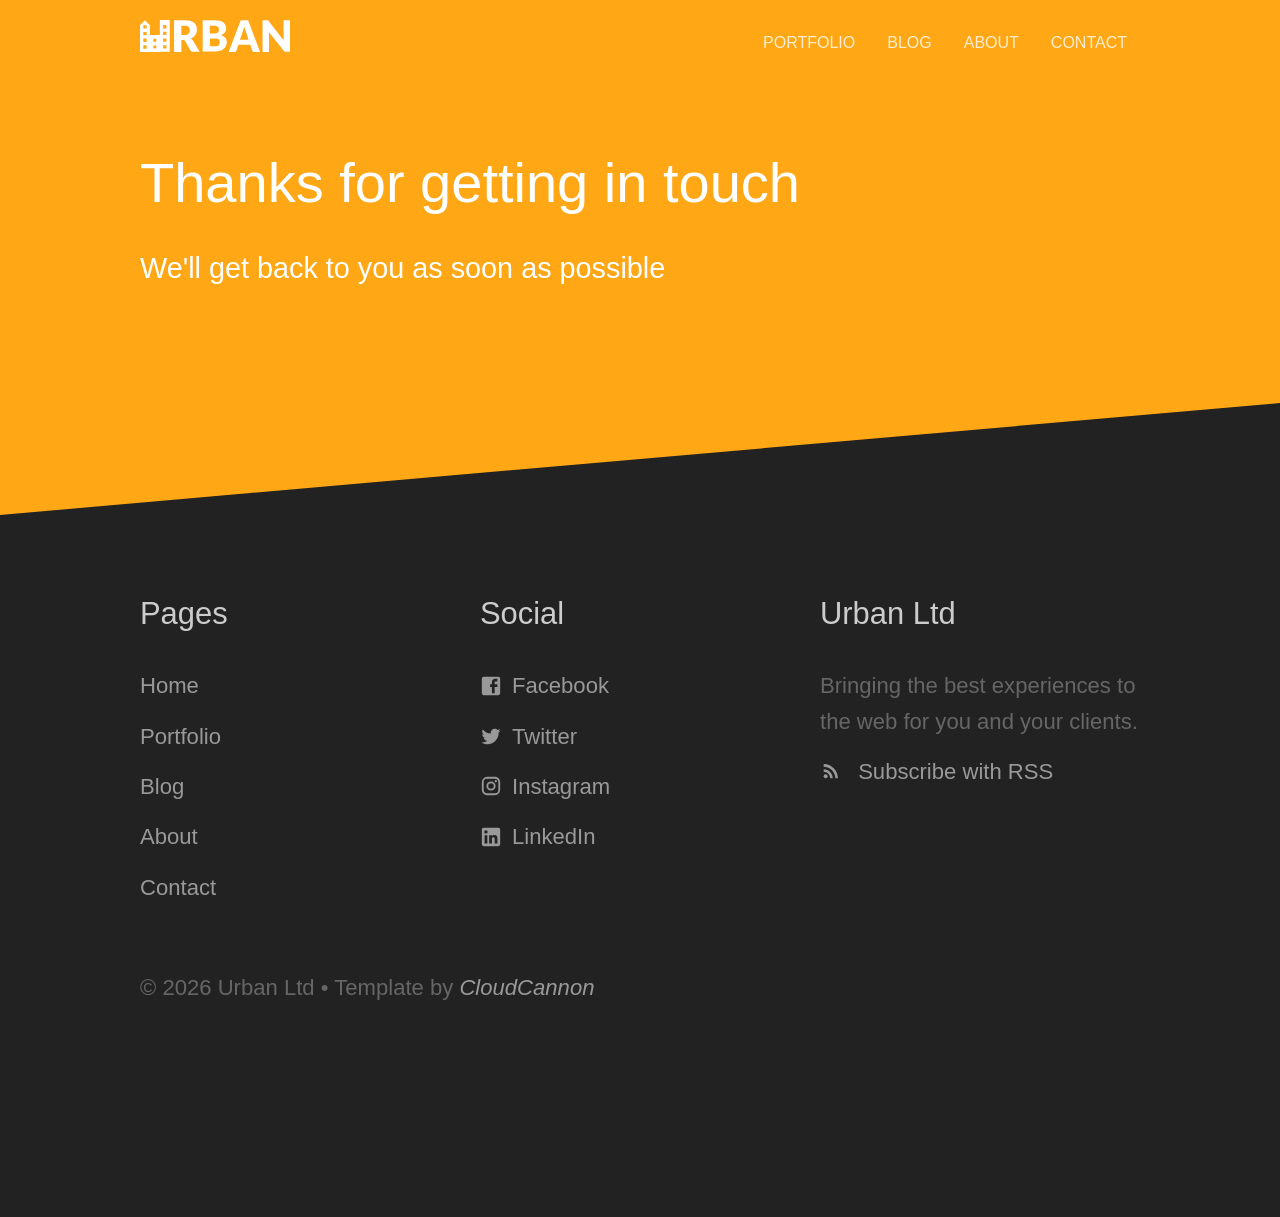
<file: contact-success/index.html>
<!DOCTYPE html>
<html lang="en">
	<head>
		<meta charset="utf-8" />
		<link rel="icon" href="/images/favicon.png" />
		<meta name="viewport" content="width=device-width, initial-scale=1" />
		<title>Contact Success | Urban Template</title><meta name="robots" content="index,follow" data-svelte="svelte-48x7jy"><meta name="googlebot" content="index,follow" data-svelte="svelte-48x7jy"><meta name="description" content="Urban is a strong foundation for the web presence of your agency." data-svelte="svelte-48x7jy"><link rel="canonical" href="https:/example.com/contact-success" data-svelte="svelte-48x7jy"><meta property="og:title" content="Thanks for getting in touch" data-svelte="svelte-48x7jy">

    <meta property="og:description" content="Urban is a strong foundation for the web presence of your agency." data-svelte="svelte-48x7jy">

    <meta property="og:url" content="https://example.com/" data-svelte="svelte-48x7jy">

    

    

    <link rel="alternate" type="application/rss+xml" href="/feed.xml" data-svelte="svelte-x3nvf7"><link rel="sitemap" type="application/xml" title="undefined - Sitemap" href="/sitemap.xml" data-svelte="svelte-x3nvf7">

		

		<link rel="modulepreload" href="/_app/start-4e9018a3.js">
		<link rel="modulepreload" href="/_app/chunks/vendor-6d249c00.js">
		<link rel="modulepreload" href="/_app/pages/__layout.svelte-2364397e.js">
		<link rel="modulepreload" href="/_app/chunks/site-e548a2a6.js">
		<link rel="modulepreload" href="/_app/pages/[slug].svelte-db1e8cbe.js">
		<link rel="modulepreload" href="/_app/chunks/Page-10b6d6ed.js">
		<link rel="stylesheet" href="/_app/assets/start-61d1577b.css">
		<link rel="stylesheet" href="/_app/assets/pages/__layout.svelte-ba7e3557.css">

		<script type="module">
			import { start } from "/_app/start-4e9018a3.js";
			start({
				target: document.querySelector("#svelte"),
				paths: {"base":"","assets":""},
				session: {},
				host: location.host,
				route: true,
				spa: false,
				trailing_slash: "never",
				hydrate: {
					status: 200,
					error: null,
					nodes: [
						import("/_app/pages/__layout.svelte-2364397e.js"),
						import("/_app/pages/[slug].svelte-db1e8cbe.js")
					],
					page: {
						host: location.host, // TODO this is redundant
						path: "\u002Fcontact-success",
						query: new URLSearchParams(""),
						params: {slug:"contact-success"}
					}
				}
			});
		</script>
	</head>
	<body>
		<div id="svelte">


<header><div class="container"><h1 class="company-name"><a href="/"><img src="/images/logo.svg" alt="Urban" width="150"></a></h1>
		<nav><a class="nav-toggle" id="open-nav">☰</a>
			<ul><li><a class="" href="/portfolio/">Portfolio</a></li><li><a class="" href="/blog/">Blog</a></li><li><a class="" href="/about/">About</a></li><li><a class="" href="/contact/">Contact</a></li></ul></nav></div></header>







<section class="hero diagonal"><div class="container">
			<h2>Thanks for getting in touch</h2>
		

		<p class="subtext">We&#39;ll get back to you as soon as possible</p>
		
		</div></section>



<footer class="diagonal"><div class="container"><p class="editor-link"><a href="cloudcannon:data/data/footer.json" class="btn"><strong>✎</strong> Edit Footer</a></p>
		<div class="footer-columns"><ul class="footer-links"><li><h2>Pages</h2></li>

					<li><a href="/" target="_self">Home</a>
						</li><li><a href="/portfolio" target="_self">Portfolio</a>
						</li><li><a href="/blog" target="_self">Blog</a>
						</li><li><a href="/about" target="_self">About</a>
						</li><li><a href="/contact" target="_self">Contact</a>
						</li>
				</ul><ul class="footer-links"><li><h2>Social</h2></li>

					<li><a href="https://facebook.com/cloudcannon/" target="_blank"><svg fill="#000000" height="24" viewBox="0 0 24 24" width="24" xmlns="https://www.w3.org/2000/svg"><!-- HTML_TAG_START --><path d="M19,4V7H17A1,1 0 0,0 16,8V10H19V13H16V20H13V13H11V10H13V7.5C13,5.56 14.57,4 16.5,4M20,2H4A2,2 0 0,0 2,4V20A2,2 0 0,0 4,22H20A2,2 0 0,0 22,20V4C22,2.89 21.1,2 20,2Z" /><!-- HTML_TAG_END --></svg>Facebook</a>
						</li><li><a href="https://twitter.com/cloudcannon/" target="_blank"><svg fill="#000000" height="24" viewBox="0 0 24 24" width="24" xmlns="https://www.w3.org/2000/svg"><!-- HTML_TAG_START --><path d="M22.46,6C21.69,6.35 20.86,6.58 20,6.69C20.88,6.16 21.56,5.32 21.88,4.31C21.05,4.81 20.13,5.16 19.16,5.36C18.37,4.5 17.26,4 16,4C13.65,4 11.73,5.92 11.73,8.29C11.73,8.63 11.77,8.96 11.84,9.27C8.28,9.09 5.11,7.38 3,4.79C2.63,5.42 2.42,6.16 2.42,6.94C2.42,8.43 3.17,9.75 4.33,10.5C3.62,10.5 2.96,10.3 2.38,10C2.38,10 2.38,10 2.38,10.03C2.38,12.11 3.86,13.85 5.82,14.24C5.46,14.34 5.08,14.39 4.69,14.39C4.42,14.39 4.15,14.36 3.89,14.31C4.43,16 6,17.26 7.89,17.29C6.43,18.45 4.58,19.13 2.56,19.13C2.22,19.13 1.88,19.11 1.54,19.07C3.44,20.29 5.7,21 8.12,21C16,21 20.33,14.46 20.33,8.79C20.33,8.6 20.33,8.42 20.32,8.23C21.16,7.63 21.88,6.87 22.46,6Z" /><!-- HTML_TAG_END --></svg>Twitter</a>
						</li><li><a href="https://instagram.com/" target="_blank"><svg fill="#000000" height="24" viewBox="0 0 24 24" width="24" xmlns="https://www.w3.org/2000/svg"><!-- HTML_TAG_START --><path d="M7.8,2H16.2C19.4,2 22,4.6 22,7.8V16.2A5.8,5.8 0 0,1 16.2,22H7.8C4.6,22 2,19.4 2,16.2V7.8A5.8,5.8 0 0,1 7.8,2M7.6,4A3.6,3.6 0 0,0 4,7.6V16.4C4,18.39 5.61,20 7.6,20H16.4A3.6,3.6 0 0,0 20,16.4V7.6C20,5.61 18.39,4 16.4,4H7.6M17.25,5.5A1.25,1.25 0 0,1 18.5,6.75A1.25,1.25 0 0,1 17.25,8A1.25,1.25 0 0,1 16,6.75A1.25,1.25 0 0,1 17.25,5.5M12,7A5,5 0 0,1 17,12A5,5 0 0,1 12,17A5,5 0 0,1 7,12A5,5 0 0,1 12,7M12,9A3,3 0 0,0 9,12A3,3 0 0,0 12,15A3,3 0 0,0 15,12A3,3 0 0,0 12,9Z" /><!-- HTML_TAG_END --></svg>Instagram</a>
						</li><li><a href="https://linkedin.com/company/cloud-cannon" target="_blank"><svg fill="#000000" height="24" viewBox="0 0 24 24" width="24" xmlns="https://www.w3.org/2000/svg"><!-- HTML_TAG_START --><path d="M19,19H16V13.7A1.5,1.5 0 0,0 14.5,12.2A1.5,1.5 0 0,0 13,13.7V19H10V10H13V11.2C13.5,10.36 14.59,9.8 15.5,9.8A3.5,3.5 0 0,1 19,13.3M6.5,8.31C5.5,8.31 4.69,7.5 4.69,6.5A1.81,1.81 0 0,1 6.5,4.69C7.5,4.69 8.31,5.5 8.31,6.5A1.81,1.81 0 0,1 6.5,8.31M8,19H5V10H8M20,2H4C2.89,2 2,2.89 2,4V20A2,2 0 0,0 4,22H20A2,2 0 0,0 22,20V4C22,2.89 21.1,2 20,2Z" /><!-- HTML_TAG_END --></svg>LinkedIn</a>
						</li>
				</ul>

			<ul class="footer-links"><li><h2>Urban Ltd</h2></li>
				<li>Bringing the best experiences to the web for you and your clients.</li>
				<li><a href="/feed.xml"><svg fill="#000000" height="24" viewBox="0 0 24 24" width="24" xmlns="https://www.w3.org/2000/svg"><!-- HTML_TAG_START --><path d="M0 0h24v24H0z" fill="none"/><circle cx="6.18" cy="17.82" r="2.18"/><path d="M4 4.44v2.83c7.03 0 12.73 5.7 12.73 12.73h2.83c0-8.59-6.97-15.56-15.56-15.56zm0 5.66v2.83c3.9 0 7.07 3.17 7.07 7.07h2.83c0-5.47-4.43-9.9-9.9-9.9z"/><!-- HTML_TAG_END --></svg> Subscribe with RSS</a></li></ul></div></div>

	<div class="legal-line"><p class="container">© 2021 Urban Ltd • Template by <a href="https://cloudcannon.com/">CloudCannon</a></p></div></footer>



			<script type="application/json" data-type="svelte-data" data-url="/contact-success.json">{"status":200,"statusText":"","headers":{"content-type":"application/json; charset=utf-8"},"body":"{\"pageDetails\":{\"title\":\"Contact Success\",\"heading\":\"Thanks for getting in touch\",\"subtitle\":\"We'll get back to you as soon as possible\",\"description\":null,\"slug\":\"contact-success\",\"content_html\":\"\"}}"}</script>
		</div>
	</body>
</html>
</file>
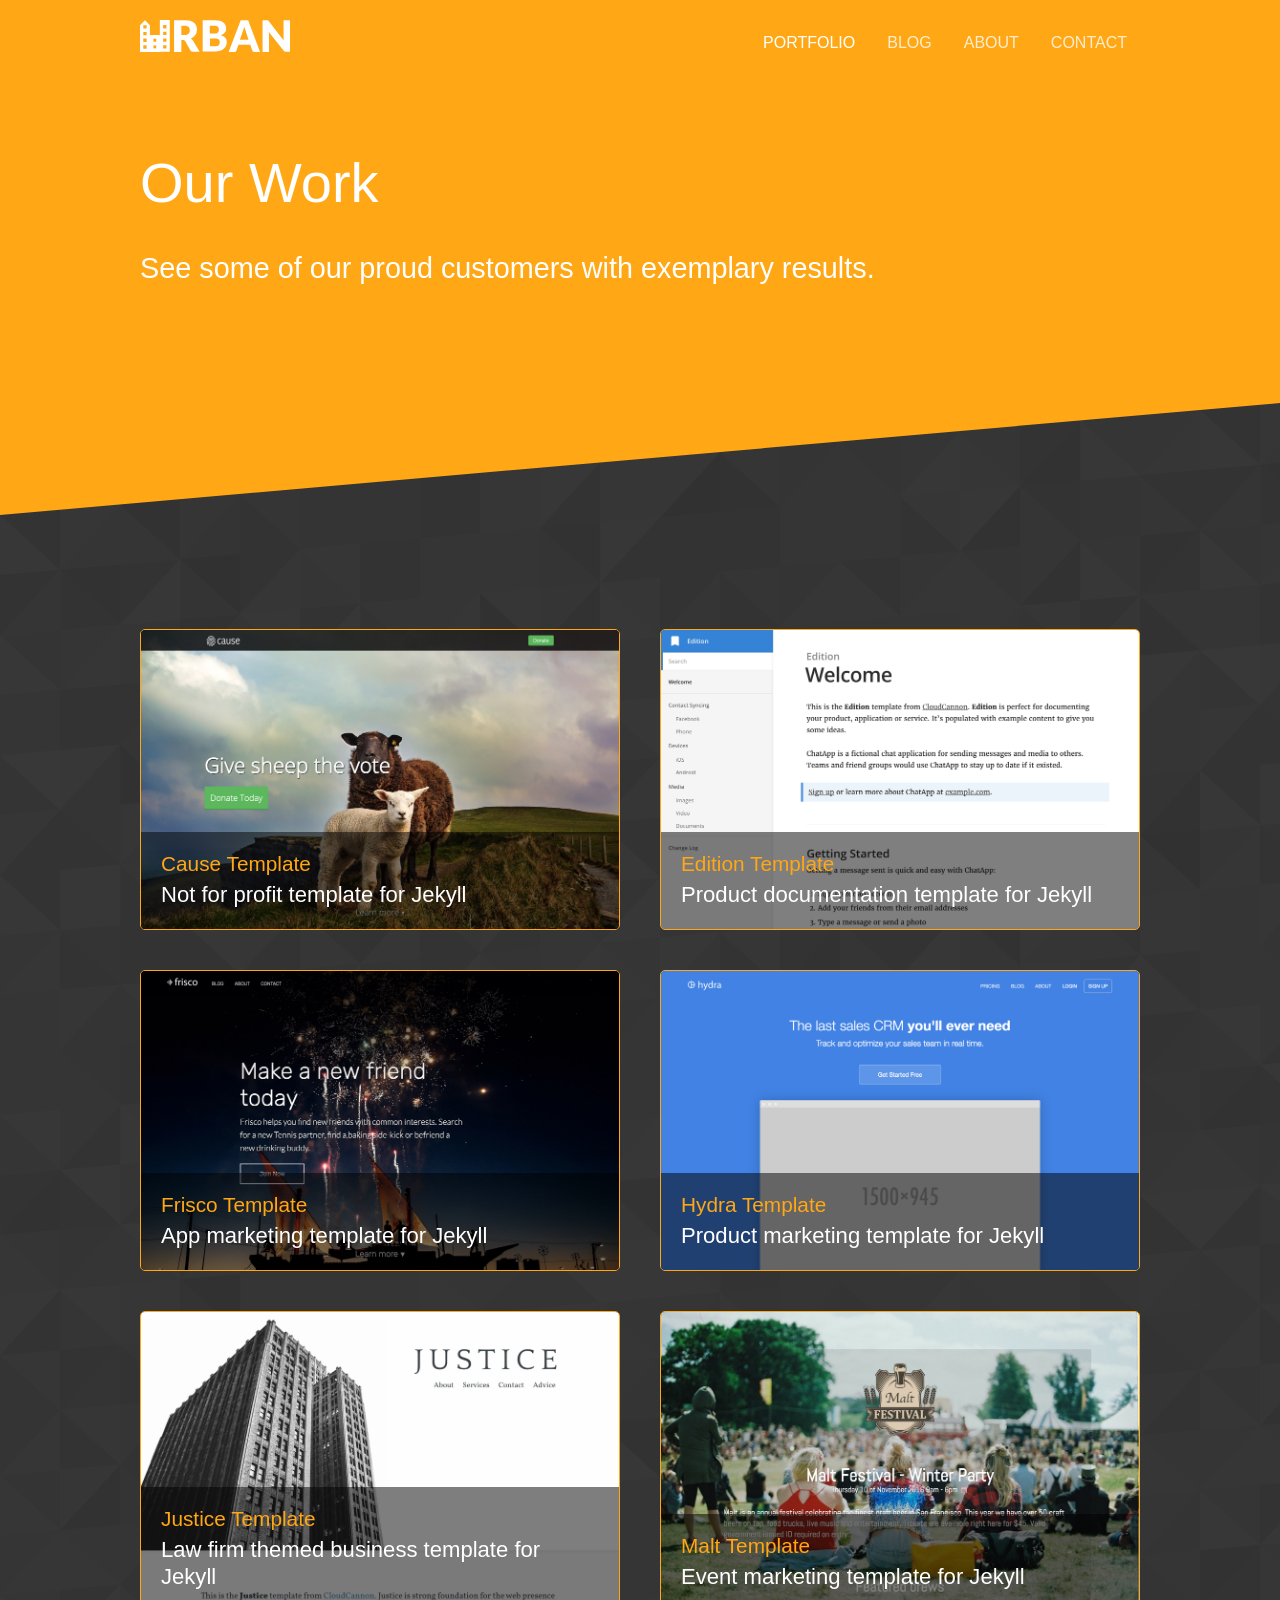
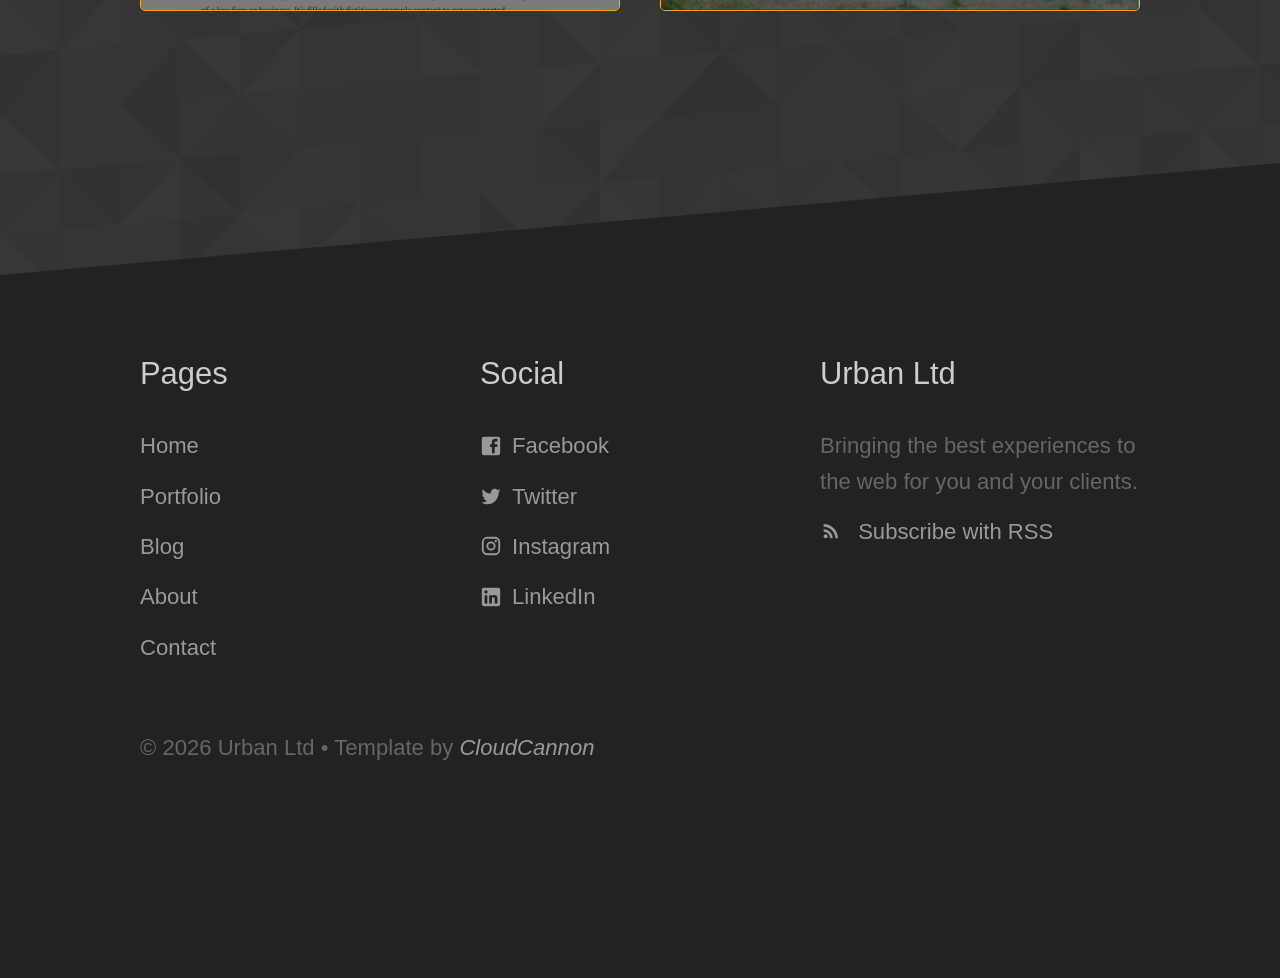
<file: portfolio/index.html>
<!DOCTYPE html>
<html lang="en">
	<head>
		<meta charset="utf-8" />
		<link rel="icon" href="/images/favicon.png" />
		<meta name="viewport" content="width=device-width, initial-scale=1" />
		<title>Portfolio | Urban Template</title><meta name="robots" content="index,follow" data-svelte="svelte-48x7jy"><meta name="googlebot" content="index,follow" data-svelte="svelte-48x7jy"><meta name="description" content="Urban is a strong foundation for the web presence of your agency." data-svelte="svelte-48x7jy"><link rel="canonical" href="https:/example.com/portfolio" data-svelte="svelte-48x7jy"><meta property="og:title" content="Our Work" data-svelte="svelte-48x7jy">

    <meta property="og:description" content="Urban is a strong foundation for the web presence of your agency." data-svelte="svelte-48x7jy">

    <meta property="og:url" content="https://example.com/" data-svelte="svelte-48x7jy">

    

    

    <link rel="alternate" type="application/rss+xml" href="/feed.xml" data-svelte="svelte-x3nvf7"><link rel="sitemap" type="application/xml" title="undefined - Sitemap" href="/sitemap.xml" data-svelte="svelte-x3nvf7">

		

		<link rel="modulepreload" href="/_app/start-4e9018a3.js">
		<link rel="modulepreload" href="/_app/chunks/vendor-6d249c00.js">
		<link rel="modulepreload" href="/_app/pages/__layout.svelte-2364397e.js">
		<link rel="modulepreload" href="/_app/chunks/site-e548a2a6.js">
		<link rel="modulepreload" href="/_app/pages/portfolio.svelte-b15c715d.js">
		<link rel="modulepreload" href="/_app/chunks/Page-10b6d6ed.js">
		<link rel="stylesheet" href="/_app/assets/start-61d1577b.css">
		<link rel="stylesheet" href="/_app/assets/pages/__layout.svelte-ba7e3557.css">
		<link rel="stylesheet" href="/_app/assets/pages/portfolio.svelte-e2cbe814.css">

		<script type="module">
			import { start } from "/_app/start-4e9018a3.js";
			start({
				target: document.querySelector("#svelte"),
				paths: {"base":"","assets":""},
				session: {},
				host: location.host,
				route: true,
				spa: false,
				trailing_slash: "never",
				hydrate: {
					status: 200,
					error: null,
					nodes: [
						import("/_app/pages/__layout.svelte-2364397e.js"),
						import("/_app/pages/portfolio.svelte-b15c715d.js")
					],
					page: {
						host: location.host, // TODO this is redundant
						path: "\u002Fportfolio",
						query: new URLSearchParams(""),
						params: {}
					}
				}
			});
		</script>
	</head>
	<body>
		<div id="svelte">


<header><div class="container"><h1 class="company-name"><a href="/"><img src="/images/logo.svg" alt="Urban" width="150"></a></h1>
		<nav><a class="nav-toggle" id="open-nav">☰</a>
			<ul><li><a class="active" href="/portfolio/">Portfolio</a></li><li><a class="" href="/blog/">Blog</a></li><li><a class="" href="/about/">About</a></li><li><a class="" href="/contact/">Contact</a></li></ul></nav></div></header>







<section class="hero diagonal"><div class="container">
			<h2>Our Work</h2>
		

		<p class="subtext">See some of our proud customers with exemplary results.</p>
		
		</div></section>

<section class="diagonal patterned"><div class="container"><p class="editor-link svelte-16zwu5m"><a href="cloudcannon:collections/content/clients/" class="btn"><strong>✎</strong> Manage Clients</a></p>
		  <ul class="image-grid"><li><a href="/clients/cause"><img src="/images/clients/cause.jpg" alt="Cause Template">
					  <div class="details"><div class="name">Cause Template</div>
						<div class="position">Not for profit template for Jekyll</div>
					  </div></a>
				  </li><li><a href="/clients/edition"><img src="/images/clients/edition.png" alt="Edition Template">
					  <div class="details"><div class="name">Edition Template</div>
						<div class="position">Product documentation template for Jekyll</div>
					  </div></a>
				  </li><li><a href="/clients/frisco"><img src="/images/clients/frisco.jpg" alt="Frisco Template">
					  <div class="details"><div class="name">Frisco Template</div>
						<div class="position">App marketing template for Jekyll</div>
					  </div></a>
				  </li><li><a href="/clients/hydra"><img src="/images/clients/hydra.png" alt="Hydra Template">
					  <div class="details"><div class="name">Hydra Template</div>
						<div class="position">Product marketing template for Jekyll</div>
					  </div></a>
				  </li><li><a href="/clients/justice"><img src="/images/clients/justice.jpg" alt="Justice Template">
					  <div class="details"><div class="name">Justice Template</div>
						<div class="position">Law firm themed business template for Jekyll</div>
					  </div></a>
				  </li><li><a href="/clients/malt"><img src="/images/clients/malt.jpg" alt="Malt Template">
					  <div class="details"><div class="name">Malt Template</div>
						<div class="position">Event marketing template for Jekyll</div>
					  </div></a>
				  </li>
			<li class="filler"></li>
			<li class="filler"></li></ul></div></section>

<footer class="diagonal"><div class="container"><p class="editor-link"><a href="cloudcannon:data/data/footer.json" class="btn"><strong>✎</strong> Edit Footer</a></p>
		<div class="footer-columns"><ul class="footer-links"><li><h2>Pages</h2></li>

					<li><a href="/" target="_self">Home</a>
						</li><li><a href="/portfolio" target="_self">Portfolio</a>
						</li><li><a href="/blog" target="_self">Blog</a>
						</li><li><a href="/about" target="_self">About</a>
						</li><li><a href="/contact" target="_self">Contact</a>
						</li>
				</ul><ul class="footer-links"><li><h2>Social</h2></li>

					<li><a href="https://facebook.com/cloudcannon/" target="_blank"><svg fill="#000000" height="24" viewBox="0 0 24 24" width="24" xmlns="https://www.w3.org/2000/svg"><!-- HTML_TAG_START --><path d="M19,4V7H17A1,1 0 0,0 16,8V10H19V13H16V20H13V13H11V10H13V7.5C13,5.56 14.57,4 16.5,4M20,2H4A2,2 0 0,0 2,4V20A2,2 0 0,0 4,22H20A2,2 0 0,0 22,20V4C22,2.89 21.1,2 20,2Z" /><!-- HTML_TAG_END --></svg>Facebook</a>
						</li><li><a href="https://twitter.com/cloudcannon/" target="_blank"><svg fill="#000000" height="24" viewBox="0 0 24 24" width="24" xmlns="https://www.w3.org/2000/svg"><!-- HTML_TAG_START --><path d="M22.46,6C21.69,6.35 20.86,6.58 20,6.69C20.88,6.16 21.56,5.32 21.88,4.31C21.05,4.81 20.13,5.16 19.16,5.36C18.37,4.5 17.26,4 16,4C13.65,4 11.73,5.92 11.73,8.29C11.73,8.63 11.77,8.96 11.84,9.27C8.28,9.09 5.11,7.38 3,4.79C2.63,5.42 2.42,6.16 2.42,6.94C2.42,8.43 3.17,9.75 4.33,10.5C3.62,10.5 2.96,10.3 2.38,10C2.38,10 2.38,10 2.38,10.03C2.38,12.11 3.86,13.85 5.82,14.24C5.46,14.34 5.08,14.39 4.69,14.39C4.42,14.39 4.15,14.36 3.89,14.31C4.43,16 6,17.26 7.89,17.29C6.43,18.45 4.58,19.13 2.56,19.13C2.22,19.13 1.88,19.11 1.54,19.07C3.44,20.29 5.7,21 8.12,21C16,21 20.33,14.46 20.33,8.79C20.33,8.6 20.33,8.42 20.32,8.23C21.16,7.63 21.88,6.87 22.46,6Z" /><!-- HTML_TAG_END --></svg>Twitter</a>
						</li><li><a href="https://instagram.com/" target="_blank"><svg fill="#000000" height="24" viewBox="0 0 24 24" width="24" xmlns="https://www.w3.org/2000/svg"><!-- HTML_TAG_START --><path d="M7.8,2H16.2C19.4,2 22,4.6 22,7.8V16.2A5.8,5.8 0 0,1 16.2,22H7.8C4.6,22 2,19.4 2,16.2V7.8A5.8,5.8 0 0,1 7.8,2M7.6,4A3.6,3.6 0 0,0 4,7.6V16.4C4,18.39 5.61,20 7.6,20H16.4A3.6,3.6 0 0,0 20,16.4V7.6C20,5.61 18.39,4 16.4,4H7.6M17.25,5.5A1.25,1.25 0 0,1 18.5,6.75A1.25,1.25 0 0,1 17.25,8A1.25,1.25 0 0,1 16,6.75A1.25,1.25 0 0,1 17.25,5.5M12,7A5,5 0 0,1 17,12A5,5 0 0,1 12,17A5,5 0 0,1 7,12A5,5 0 0,1 12,7M12,9A3,3 0 0,0 9,12A3,3 0 0,0 12,15A3,3 0 0,0 15,12A3,3 0 0,0 12,9Z" /><!-- HTML_TAG_END --></svg>Instagram</a>
						</li><li><a href="https://linkedin.com/company/cloud-cannon" target="_blank"><svg fill="#000000" height="24" viewBox="0 0 24 24" width="24" xmlns="https://www.w3.org/2000/svg"><!-- HTML_TAG_START --><path d="M19,19H16V13.7A1.5,1.5 0 0,0 14.5,12.2A1.5,1.5 0 0,0 13,13.7V19H10V10H13V11.2C13.5,10.36 14.59,9.8 15.5,9.8A3.5,3.5 0 0,1 19,13.3M6.5,8.31C5.5,8.31 4.69,7.5 4.69,6.5A1.81,1.81 0 0,1 6.5,4.69C7.5,4.69 8.31,5.5 8.31,6.5A1.81,1.81 0 0,1 6.5,8.31M8,19H5V10H8M20,2H4C2.89,2 2,2.89 2,4V20A2,2 0 0,0 4,22H20A2,2 0 0,0 22,20V4C22,2.89 21.1,2 20,2Z" /><!-- HTML_TAG_END --></svg>LinkedIn</a>
						</li>
				</ul>

			<ul class="footer-links"><li><h2>Urban Ltd</h2></li>
				<li>Bringing the best experiences to the web for you and your clients.</li>
				<li><a href="/feed.xml"><svg fill="#000000" height="24" viewBox="0 0 24 24" width="24" xmlns="https://www.w3.org/2000/svg"><!-- HTML_TAG_START --><path d="M0 0h24v24H0z" fill="none"/><circle cx="6.18" cy="17.82" r="2.18"/><path d="M4 4.44v2.83c7.03 0 12.73 5.7 12.73 12.73h2.83c0-8.59-6.97-15.56-15.56-15.56zm0 5.66v2.83c3.9 0 7.07 3.17 7.07 7.07h2.83c0-5.47-4.43-9.9-9.9-9.9z"/><!-- HTML_TAG_END --></svg> Subscribe with RSS</a></li></ul></div></div>

	<div class="legal-line"><p class="container">© 2021 Urban Ltd • Template by <a href="https://cloudcannon.com/">CloudCannon</a></p></div></footer>



			<script type="application/json" data-type="svelte-data" data-url="portfolio.json">{"status":200,"statusText":"","headers":{"content-type":"application/json; charset=utf-8"},"body":"{\"pageDetails\":{\"title\":\"Portfolio\",\"heading\":\"Our Work\",\"subtitle\":\"See some of our proud customers with exemplary results.\",\"description\":null,\"slug\":\"portfolio\",\"content_html\":\"\"},\"clients\":[{\"name\":\"Cause Template\",\"subtitle\":\"Not for profit template for Jekyll\",\"description\":null,\"external_url\":\"https:\u002F\u002Fgithub.com\u002FCloudCannon\u002Fcause-jekyll-template\",\"image_path\":\"\u002Fimages\u002Fclients\u002Fcause.jpg\",\"slug\":\"cause\",\"content_html\":\"\u003Cp\u003ENot for profit themed template for Jekyll. Browse through a \u003Ca href=\\\"https:\u002F\u002Fclean-oryx.cloudvent.net\u002F\\\"\u003Elive demo\u003C\u002Fa\u003E.\\nIncrease the web presence of a not for profit or cause website with this configurable theme.\u003C\u002Fp\u003E\\n\u003Cp\u003ECloudCannon was made by \u003Ca href=\\\"https:\u002F\u002Fcloudcannon.com\u002F\\\"\u003ECloudCannon\u003C\u002Fa\u003E, the Cloud CMS for Jekyll.\u003C\u002Fp\u003E\\n\u003Cp\u003EFind more templates, themes and step-by-step Jekyll tutorials at \u003Ca href=\\\"https:\u002F\u002Flearn.cloudcannon.com\u002F\\\"\u003ECloudCannon Academy\u003C\u002Fa\u003E.\u003C\u002Fp\u003E\\n\u003Ch2\u003EFeatures\u003C\u002Fh2\u003E\\n\u003Cul\u003E\\n\u003Cli\u003EPre-built pages\u003C\u002Fli\u003E\\n\u003Cli\u003EPre-styled components\u003C\u002Fli\u003E\\n\u003Cli\u003EConfigurable footer\u003C\u002Fli\u003E\\n\u003Cli\u003EOptimised for editing in \u003Ca href=\\\"https:\u002F\u002Fcloudcannon.com\u002F\\\"\u003ECloudCannon\u003C\u002Fa\u003E\u003C\u002Fli\u003E\\n\u003Cli\u003ESEO tags\u003C\u002Fli\u003E\\n\u003Cli\u003EGoogle Analytics\u003C\u002Fli\u003E\\n\u003Cli\u003E\u003Ca href=\\\"https:\u002F\u002Fdonorbox.org\u002F\\\"\u003EDonorbox\u003C\u002Fa\u003E\u003C\u002Fli\u003E\\n\u003Cli\u003E\u003Ca href=\\\"https:\u002F\u002Fmailchimp.com\u002F\\\"\u003EMailChimp\u003C\u002Fa\u003E\u003C\u002Fli\u003E\\n\u003C\u002Ful\u003E\\n\u003Ch2\u003ESetup\u003C\u002Fh2\u003E\\n\u003Col\u003E\\n\u003Cli\u003EAdd your site details in \u003Ccode\u003E_config.yml\u003C\u002Fcode\u003E.\u003C\u002Fli\u003E\\n\u003Cli\u003EAdd your Google Analytics to \u003Ccode\u003E_config.yml\u003C\u002Fcode\u003E.\u003C\u002Fli\u003E\\n\u003Cli\u003EGet a workflow going to see your site's output (with \u003Ca href=\\\"https:\u002F\u002Fapp.cloudcannon.com\u002F\\\"\u003ECloudCannon\u003C\u002Fa\u003E or Jekyll locally).\u003C\u002Fli\u003E\\n\u003C\u002Fol\u003E\\n\u003Ch2\u003EDevelop\u003C\u002Fh2\u003E\\n\u003Cp\u003ECause was built with \u003Ca href=\\\"https:\u002F\u002Fjekyllrb.com\u002F\\\"\u003EJekyll\u003C\u002Fa\u003E version 3.3.1, but should support newer versions as well.\u003C\u002Fp\u003E\\n\u003Cp\u003EInstall the dependencies with \u003Ca href=\\\"https:\u002F\u002Fbundler.io\u002F\\\"\u003EBundler\u003C\u002Fa\u003E:\u003C\u002Fp\u003E\\n\u003Cpre\u003E\u003Ccode class=\\\"language-bash\\\"\u003E$ bundle install\\n\u003C\u002Fcode\u003E\u003C\u002Fpre\u003E\\n\u003Cp\u003ERun \u003Ccode\u003Ejekyll\u003C\u002Fcode\u003E commands through Bundler to ensure you're using the right versions:\u003C\u002Fp\u003E\\n\u003Cpre\u003E\u003Ccode class=\\\"language-bash\\\"\u003E$ bundle exec jekyll serve\\n\u003C\u002Fcode\u003E\u003C\u002Fpre\u003E\\n\u003Ch2\u003EEditing\u003C\u002Fh2\u003E\\n\u003Cp\u003ECause is already optimised for updating pages, company details and footer elements in CloudCannon.\u003C\u002Fp\u003E\\n\u003Ch2\u003ESEO Tag\u003C\u002Fh2\u003E\\n\u003Cp\u003EThis site uses the \u003Ca href=\\\"https:\u002F\u002Fgithub.com\u002Fjekyll\u002Fjekyll-seo-tag\\\"\u003Ejekyll-seo-tag\u003C\u002Fa\u003E plugin. You should at least set a title in front matter on each page. Have a look at the \u003Ca href=\\\"https:\u002F\u002Fgithub.com\u002Fjekyll\u002Fjekyll-seo-tag\\\"\u003Eproject page\u003C\u002Fa\u003E for more options.\u003C\u002Fp\u003E\\n\u003Ch2\u003EGoogle Analytics\u003C\u002Fh2\u003E\\n\u003Cp\u003E\u003Ca href=\\\"https:\u002F\u002Fwww.google.com\u002Fanalytics\u002F\\\"\u003EGoogle Analytics\u003C\u002Fa\u003E is a third party website analytics tool. To install:\u003C\u002Fp\u003E\\n\u003Col\u003E\\n\u003Cli\u003EAdd your Google Analytics key to \u003Ccode\u003E_config.yml\u003C\u002Fcode\u003E\u003C\u002Fli\u003E\\n\u003Cli\u003ERun your site in production \u003Ccode\u003EJEKYLL_ENV=production\u003C\u002Fcode\u003E. This is the default in CloudCannon and GitHub Pages.\u003C\u002Fli\u003E\\n\u003C\u002Fol\u003E\\n\u003Ch2\u003EDonorbox\u003C\u002Fh2\u003E\\n\u003Cp\u003E\u003Ca href=\\\"https:\u002F\u002Fdonorbox.org\u002F\\\"\u003EDonorbox\u003C\u002Fa\u003E is a third party embeddable donation form for websites. To install:\u003C\u002Fp\u003E\\n\u003Col\u003E\\n\u003Cli\u003ESet up a campaign on Donorbox\u003C\u002Fli\u003E\\n\u003Cli\u003ECopy the embed code from the Dashboard screen\u003C\u002Fli\u003E\\n\u003Cli\u003EPaste it into \u003Ccode\u003Edonation_embed\u003C\u002Fcode\u003E in \u003Ccode\u003E_config.yml\u003C\u002Fcode\u003E\u003C\u002Fli\u003E\\n\u003C\u002Fol\u003E\\n\u003Ch2\u003EMailchimp\u003C\u002Fh2\u003E\\n\u003Cp\u003E\u003Ca href=\\\"https:\u002F\u002Fmailchimp.com\u002F\\\"\u003EMailchimp\u003C\u002Fa\u003E is a third party embeddable newsletter for websites. To install:\u003C\u002Fp\u003E\\n\u003Col\u003E\\n\u003Cli\u003ESet up a campaign on Mailchimp\u003C\u002Fli\u003E\\n\u003Cli\u003EFind the embed code for the sign up form\u003C\u002Fli\u003E\\n\u003Cli\u003ECopy the \u003Ccode\u003E&lt;form&gt;\u003C\u002Fcode\u003E's action url\u003C\u002Fli\u003E\\n\u003Cli\u003EPaste it into \u003Ccode\u003Enewsletter_action\u003C\u002Fcode\u003E in \u003Ccode\u003E_config.yml\u003C\u002Fcode\u003E\u003C\u002Fli\u003E\\n\u003C\u002Fol\u003E\\n\u003Ch3\u003ECompany details\u003C\u002Fh3\u003E\\n\u003Cul\u003E\\n\u003Cli\u003EReused around the site to save multiple editing locations.\u003C\u002Fli\u003E\\n\u003Cli\u003ESet in the \u003Cem\u003EData\u003C\u002Fem\u003E \u002F \u003Cem\u003ECompany\u003C\u002Fem\u003E section.\u003C\u002Fli\u003E\\n\u003C\u002Ful\u003E\\n\"},{\"name\":\"Edition Template\",\"subtitle\":\"Product documentation template for Jekyll\",\"description\":null,\"external_url\":\"https:\u002F\u002Fgithub.com\u002FCloudCannon\u002Fedition-jekyll-template\",\"image_path\":\"\u002Fimages\u002Fclients\u002Fedition.png\",\"slug\":\"edition\",\"content_html\":\"\u003Cp\u003EProduct documentation template for Jekyll. Browse through a \u003Ca href=\\\"https:\u002F\u002Flong-pig.cloudvent.net\u002F\\\"\u003Elive demo\u003C\u002Fa\u003E.\\nStart documenting your product, application, service or website with this configurable theme.\u003C\u002Fp\u003E\\n\u003Cp\u003EEdition was made by \u003Ca href=\\\"https:\u002F\u002Fcloudcannon.com\u002F\\\"\u003ECloudCannon\u003C\u002Fa\u003E, the Cloud CMS for Jekyll.\u003C\u002Fp\u003E\\n\u003Cp\u003EFind more templates, themes and step-by-step Jekyll tutorials at \u003Ca href=\\\"https:\u002F\u002Flearn.cloudcannon.com\u002F\\\"\u003ECloudCannon Academy\u003C\u002Fa\u003E.\u003C\u002Fp\u003E\\n\u003Ch2\u003EFeatures\u003C\u002Fh2\u003E\\n\u003Cul\u003E\\n\u003Cli\u003ETwo column layout\u003C\u002Fli\u003E\\n\u003Cli\u003EFull text search\u003C\u002Fli\u003E\\n\u003Cli\u003EPre-styled components\u003C\u002Fli\u003E\\n\u003Cli\u003EAuto-generated navigation based on category\u003C\u002Fli\u003E\\n\u003Cli\u003EOptimised for editing in \u003Ca href=\\\"https:\u002F\u002Fcloudcannon.com\u002F\\\"\u003ECloudCannon\u003C\u002Fa\u003E\u003C\u002Fli\u003E\\n\u003Cli\u003EChange log\u003C\u002Fli\u003E\\n\u003Cli\u003ERSS\u002FAtom feed\u003C\u002Fli\u003E\\n\u003Cli\u003ESEO tags\u003C\u002Fli\u003E\\n\u003Cli\u003EGoogle Analytics\u003C\u002Fli\u003E\\n\u003C\u002Ful\u003E\\n\u003Ch2\u003ESetup\u003C\u002Fh2\u003E\\n\u003Col\u003E\\n\u003Cli\u003EAdd your site and author details in \u003Ccode\u003E_config.yml\u003C\u002Fcode\u003E.\u003C\u002Fli\u003E\\n\u003Cli\u003EGet a workflow going to see your site's output (with \u003Ca href=\\\"https:\u002F\u002Fapp.cloudcannon.com\u002F\\\"\u003ECloudCannon\u003C\u002Fa\u003E or Jekyll locally).\u003C\u002Fli\u003E\\n\u003C\u002Fol\u003E\\n\u003Ch2\u003EDevelop\u003C\u002Fh2\u003E\\n\u003Cp\u003EEdition was built with \u003Ca href=\\\"https:\u002F\u002Fjekyllrb.com\u002F\\\"\u003EJekyll\u003C\u002Fa\u003E version 3.3.1, but should support newer versions as well.\u003C\u002Fp\u003E\\n\u003Cp\u003EInstall the dependencies with \u003Ca href=\\\"https:\u002F\u002Fbundler.io\u002F\\\"\u003EBundler\u003C\u002Fa\u003E:\u003C\u002Fp\u003E\\n\u003Cpre\u003E\u003Ccode class=\\\"language-bash\\\"\u003E$ bundle install\\n\u003C\u002Fcode\u003E\u003C\u002Fpre\u003E\\n\u003Cp\u003ERun \u003Ccode\u003Ejekyll\u003C\u002Fcode\u003E commands through Bundler to ensure you're using the right versions:\u003C\u002Fp\u003E\\n\u003Cpre\u003E\u003Ccode class=\\\"language-bash\\\"\u003E$ bundle exec jekyll serve\\n\u003C\u002Fcode\u003E\u003C\u002Fpre\u003E\\n\u003Ch2\u003EEditing\u003C\u002Fh2\u003E\\n\u003Cp\u003EEdition is already optimised for adding, updating and removing documentation pages in CloudCannon.\u003C\u002Fp\u003E\\n\u003Ch3\u003EDocumentation pages\u003C\u002Fh3\u003E\\n\u003Cul\u003E\\n\u003Cli\u003EAdd, update or remove a documentation page in the \u003Cem\u003EDocumentation\u003C\u002Fem\u003E collection.\u003C\u002Fli\u003E\\n\u003Cli\u003EChange the category of a documentation page to move it to another section in the navigation.\u003C\u002Fli\u003E\\n\u003Cli\u003EDocumentation pages are organised in the navigation by category, with URLs based on the path inside the \u003Ccode\u003E_docs\u003C\u002Fcode\u003E folder.\u003C\u002Fli\u003E\\n\u003C\u002Ful\u003E\\n\u003Ch3\u003EChange log\u003C\u002Fh3\u003E\\n\u003Cul\u003E\\n\u003Cli\u003EAdd, update or remove change log entries from your posts.\u003C\u002Fli\u003E\\n\u003Cli\u003ETag entries as minor or major in the front matter.\u003C\u002Fli\u003E\\n\u003C\u002Ful\u003E\\n\u003Ch3\u003ESearch\u003C\u002Fh3\u003E\\n\u003Cul\u003E\\n\u003Cli\u003EAdd \u003Ccode\u003Eexcluded_in_search: true\u003C\u002Fcode\u003E to any documentation page's front matter to exclude that page in the search results.\u003C\u002Fli\u003E\\n\u003C\u002Ful\u003E\\n\u003Ch3\u003ENavigation\u003C\u002Fh3\u003E\\n\u003Cul\u003E\\n\u003Cli\u003EChange \u003Ccode\u003Esite.show_full_navigation\u003C\u002Fcode\u003E to control all or only the current navigation group being open.\u003C\u002Fli\u003E\\n\u003C\u002Ful\u003E\\n\"},{\"name\":\"Frisco Template\",\"subtitle\":\"App marketing template for Jekyll\",\"description\":null,\"external_url\":\"https:\u002F\u002Fgithub.com\u002FCloudCannon\u002Ffrisco-jekyll-template\",\"image_path\":\"\u002Fimages\u002Fclients\u002Ffrisco.jpg\",\"slug\":\"frisco\",\"content_html\":\"\u003Cp\u003EApp promotion themed template for Jekyll. Browse through a \u003Ca href=\\\"https:\u002F\u002Fbrave-submarine.cloudvent.net\u002F\\\"\u003Elive demo\u003C\u002Fa\u003E.\\nIncrease the web presence of a App with this configurable theme.\u003C\u002Fp\u003E\\n\u003Cp\u003EFrisco was made by \u003Ca href=\\\"https:\u002F\u002Fcloudcannon.com\u002F\\\"\u003ECloudCannon\u003C\u002Fa\u003E, the Cloud CMS for Jekyll.\u003C\u002Fp\u003E\\n\u003Cp\u003EFind more templates, themes and step-by-step Jekyll tutorials at \u003Ca href=\\\"https:\u002F\u002Flearn.cloudcannon.com\u002F\\\"\u003ECloudCannon Academy\u003C\u002Fa\u003E.\u003C\u002Fp\u003E\\n\u003Ch2\u003EFeatures\u003C\u002Fh2\u003E\\n\u003Cul\u003E\\n\u003Cli\u003EContact form\u003C\u002Fli\u003E\\n\u003Cli\u003EPre-built pages\u003C\u002Fli\u003E\\n\u003Cli\u003EPre-styled components\u003C\u002Fli\u003E\\n\u003Cli\u003EBlog with pagination\u003C\u002Fli\u003E\\n\u003Cli\u003EPost category pages\u003C\u002Fli\u003E\\n\u003Cli\u003EDisqus comments for posts\u003C\u002Fli\u003E\\n\u003Cli\u003EStaff and author system\u003C\u002Fli\u003E\\n\u003Cli\u003EConfigurable footer\u003C\u002Fli\u003E\\n\u003Cli\u003EOptimised for editing in \u003Ca href=\\\"https:\u002F\u002Fcloudcannon.com\u002F\\\"\u003ECloudCannon\u003C\u002Fa\u003E\u003C\u002Fli\u003E\\n\u003Cli\u003ERSS\u002FAtom feed\u003C\u002Fli\u003E\\n\u003Cli\u003ESEO tags\u003C\u002Fli\u003E\\n\u003Cli\u003EGoogle Analytics\u003C\u002Fli\u003E\\n\u003C\u002Ful\u003E\\n\u003Ch2\u003ESetup\u003C\u002Fh2\u003E\\n\u003Col\u003E\\n\u003Cli\u003EAdd your site and author details in \u003Ccode\u003E_config.yml\u003C\u002Fcode\u003E.\u003C\u002Fli\u003E\\n\u003Cli\u003EAdd your Google Analytics and Disqus keys to \u003Ccode\u003E_config.yml\u003C\u002Fcode\u003E.\u003C\u002Fli\u003E\\n\u003Cli\u003EGet a workflow going to see your site's output (with \u003Ca href=\\\"https:\u002F\u002Fapp.cloudcannon.com\u002F\\\"\u003ECloudCannon\u003C\u002Fa\u003E or Jekyll locally).\u003C\u002Fli\u003E\\n\u003C\u002Fol\u003E\\n\u003Ch2\u003EDevelop\u003C\u002Fh2\u003E\\n\u003Cp\u003EFrisco was built with \u003Ca href=\\\"https:\u002F\u002Fjekyllrb.com\u002F\\\"\u003EJekyll\u003C\u002Fa\u003E version 3.3.1, but should support newer versions as well.\u003C\u002Fp\u003E\\n\u003Cp\u003EInstall the dependencies with \u003Ca href=\\\"https:\u002F\u002Fbundler.io\u002F\\\"\u003EBundler\u003C\u002Fa\u003E:\u003C\u002Fp\u003E\\n\u003Cpre\u003E\u003Ccode class=\\\"language-bash\\\"\u003E$ bundle install\\n\u003C\u002Fcode\u003E\u003C\u002Fpre\u003E\\n\u003Cp\u003ERun \u003Ccode\u003Ejekyll\u003C\u002Fcode\u003E commands through Bundler to ensure you're using the right versions:\u003C\u002Fp\u003E\\n\u003Cpre\u003E\u003Ccode class=\\\"language-bash\\\"\u003E$ bundle exec jekyll serve\\n\u003C\u002Fcode\u003E\u003C\u002Fpre\u003E\\n\u003Ch2\u003EEditing\u003C\u002Fh2\u003E\\n\u003Cp\u003EFrisco is already optimised for adding, updating and removing pages, staff, advice, company details and footer elements in CloudCannon.\u003C\u002Fp\u003E\\n\u003Ch3\u003EPosts\u003C\u002Fh3\u003E\\n\u003Cul\u003E\\n\u003Cli\u003EAdd, update or remove a post in the \u003Cem\u003EPosts\u003C\u002Fem\u003E collection.\u003C\u002Fli\u003E\\n\u003Cli\u003EThe \u003Cstrong\u003EStaff Author\u003C\u002Fstrong\u003E field links to members in the \u003Cstrong\u003EStaff Members\u003C\u002Fstrong\u003E collection.\u003C\u002Fli\u003E\\n\u003Cli\u003EDocumentation pages are organised in the navigation by category, with URLs based on the path inside the \u003Ccode\u003E_docs\u003C\u002Fcode\u003E folder.\u003C\u002Fli\u003E\\n\u003Cli\u003EChange the defaults when new posts are created in \u003Ccode\u003E_posts\u002F_defaults.md\u003C\u002Fcode\u003E.\u003C\u002Fli\u003E\\n\u003C\u002Ful\u003E\\n\u003Ch3\u003EContact Form\u003C\u002Fh3\u003E\\n\u003Cul\u003E\\n\u003Cli\u003EPreconfigured to work with CloudCannon, but easily changed to another provider (e.g. \u003Ca href=\\\"https:\u002F\u002Fformspree.io\u002F\\\"\u003EFormSpree\u003C\u002Fa\u003E).\u003C\u002Fli\u003E\\n\u003C\u002Ful\u003E\\n\u003Ch3\u003EStaff\u003C\u002Fh3\u003E\\n\u003Cul\u003E\\n\u003Cli\u003EReused around the site to save multiple editing locations.\u003C\u002Fli\u003E\\n\u003C\u002Ful\u003E\\n\u003Ch3\u003EFooter\u003C\u002Fh3\u003E\\n\u003Cul\u003E\\n\u003Cli\u003EExposed as a data file to give clients better access.\u003C\u002Fli\u003E\\n\u003Cli\u003ESet in the \u003Cem\u003EData\u003C\u002Fem\u003E \u002F \u003Cem\u003ENavigation\u003C\u002Fem\u003E section.\u003C\u002Fli\u003E\\n\u003C\u002Ful\u003E\\n\u003Ch3\u003EFooter\u003C\u002Fh3\u003E\\n\u003Cul\u003E\\n\u003Cli\u003EExposed as a data file to give clients better access.\u003C\u002Fli\u003E\\n\u003Cli\u003ESet in the \u003Cem\u003EData\u003C\u002Fem\u003E \u002F \u003Cem\u003EFooter\u003C\u002Fem\u003E section.\u003C\u002Fli\u003E\\n\u003C\u002Ful\u003E\\n\"},{\"name\":\"Hydra Template\",\"subtitle\":\"Product marketing template for Jekyll\",\"description\":null,\"external_url\":\"https:\u002F\u002Fgithub.com\u002FCloudCannon\u002Fhydra-jekyll-template\",\"image_path\":\"\u002Fimages\u002Fclients\u002Fhydra.png\",\"slug\":\"hydra\",\"content_html\":\"\u003Cp\u003EMarketing site template for Jekyll. Browse through a \u003Ca href=\\\"https:\u002F\u002Fproud-alligator.cloudvent.net\u002F\\\"\u003Elive demo\u003C\u002Fa\u003E.\\nIncrease the web presence of your brand with this configurable theme.\u003C\u002Fp\u003E\\n\u003Cp\u003EHydra was made by \u003Ca href=\\\"https:\u002F\u002Fcloudcannon.com\u002F\\\"\u003ECloudCannon\u003C\u002Fa\u003E, the Cloud CMS for Jekyll.\u003C\u002Fp\u003E\\n\u003Cp\u003EFind more templates, themes and step-by-step Jekyll tutorials at \u003Ca href=\\\"https:\u002F\u002Flearn.cloudcannon.com\u002F\\\"\u003ECloudCannon Academy\u003C\u002Fa\u003E.\u003C\u002Fp\u003E\\n\u003Ch2\u003EFeatures\u003C\u002Fh2\u003E\\n\u003Cul\u003E\\n\u003Cli\u003EContact form\u003C\u002Fli\u003E\\n\u003Cli\u003EPre-built pages\u003C\u002Fli\u003E\\n\u003Cli\u003EPre-styled components\u003C\u002Fli\u003E\\n\u003Cli\u003EBlog with pagination\u003C\u002Fli\u003E\\n\u003Cli\u003EPost category pages\u003C\u002Fli\u003E\\n\u003Cli\u003EDisqus comments for posts\u003C\u002Fli\u003E\\n\u003Cli\u003EStaff and author system\u003C\u002Fli\u003E\\n\u003Cli\u003EConfigurable footer\u003C\u002Fli\u003E\\n\u003Cli\u003EOptimised for editing in \u003Ca href=\\\"https:\u002F\u002Fcloudcannon.com\u002F\\\"\u003ECloudCannon\u003C\u002Fa\u003E\u003C\u002Fli\u003E\\n\u003Cli\u003ERSS\u002FAtom feed\u003C\u002Fli\u003E\\n\u003Cli\u003ESEO tags\u003C\u002Fli\u003E\\n\u003Cli\u003EGoogle Analytics\u003C\u002Fli\u003E\\n\u003C\u002Ful\u003E\\n\u003Ch2\u003ESetup\u003C\u002Fh2\u003E\\n\u003Col\u003E\\n\u003Cli\u003EAdd your site and author details in \u003Ccode\u003E_config.yml\u003C\u002Fcode\u003E.\u003C\u002Fli\u003E\\n\u003Cli\u003EAdd your Google Analytics and Disqus keys to \u003Ccode\u003E_config.yml\u003C\u002Fcode\u003E.\u003C\u002Fli\u003E\\n\u003Cli\u003EGet a workflow going to see your site's output (with \u003Ca href=\\\"https:\u002F\u002Fapp.cloudcannon.com\u002F\\\"\u003ECloudCannon\u003C\u002Fa\u003E or Jekyll locally).\u003C\u002Fli\u003E\\n\u003C\u002Fol\u003E\\n\u003Ch2\u003EDevelop\u003C\u002Fh2\u003E\\n\u003Cp\u003EHydra was built with \u003Ca href=\\\"https:\u002F\u002Fjekyllrb.com\u002F\\\"\u003EJekyll\u003C\u002Fa\u003E version 3.3.1, but should support newer versions as well.\u003C\u002Fp\u003E\\n\u003Cp\u003EInstall the dependencies with \u003Ca href=\\\"https:\u002F\u002Fbundler.io\u002F\\\"\u003EBundler\u003C\u002Fa\u003E:\u003C\u002Fp\u003E\\n\u003Cpre\u003E\u003Ccode class=\\\"language-bash\\\"\u003E$ bundle install\\n\u003C\u002Fcode\u003E\u003C\u002Fpre\u003E\\n\u003Cp\u003ERun \u003Ccode\u003Ejekyll\u003C\u002Fcode\u003E commands through Bundler to ensure you're using the right versions:\u003C\u002Fp\u003E\\n\u003Cpre\u003E\u003Ccode class=\\\"language-bash\\\"\u003E$ bundle exec jekyll serve\\n\u003C\u002Fcode\u003E\u003C\u002Fpre\u003E\\n\u003Ch2\u003EEditing\u003C\u002Fh2\u003E\\n\u003Cp\u003EHydra is already optimised for adding, updating and removing pages, staff, advice, company details and footer elements in CloudCannon.\u003C\u002Fp\u003E\\n\u003Ch3\u003EPosts\u003C\u002Fh3\u003E\\n\u003Cul\u003E\\n\u003Cli\u003EAdd, update or remove a post in the \u003Cem\u003EPosts\u003C\u002Fem\u003E collection.\u003C\u002Fli\u003E\\n\u003Cli\u003EThe \u003Cstrong\u003EStaff Author\u003C\u002Fstrong\u003E field links to members in the \u003Cstrong\u003EStaff\u003C\u002Fstrong\u003E collection.\u003C\u002Fli\u003E\\n\u003Cli\u003EDocumentation pages are organised in the navigation by category, with URLs based on the path inside the \u003Ccode\u003E_docs\u003C\u002Fcode\u003E folder.\u003C\u002Fli\u003E\\n\u003Cli\u003EChange the defaults when new posts are created in \u003Ccode\u003E_posts\u002F_defaults.md\u003C\u002Fcode\u003E.\u003C\u002Fli\u003E\\n\u003C\u002Ful\u003E\\n\u003Ch3\u003EContact Form\u003C\u002Fh3\u003E\\n\u003Cul\u003E\\n\u003Cli\u003EPreconfigured to work with CloudCannon, but easily changed to another provider (e.g. \u003Ca href=\\\"https:\u002F\u002Fformspree.io\u002F\\\"\u003EFormSpree\u003C\u002Fa\u003E).\u003C\u002Fli\u003E\\n\u003Cli\u003ESends email to the address listed in company details.\u003C\u002Fli\u003E\\n\u003C\u002Ful\u003E\\n\u003Ch3\u003EStaff\u003C\u002Fh3\u003E\\n\u003Cul\u003E\\n\u003Cli\u003EReused around the site to save multiple editing locations.\u003C\u002Fli\u003E\\n\u003Cli\u003EAdd \u003Ccode\u003Eexcluded_in_search: true\u003C\u002Fcode\u003E to any documentation page's front matter to exclude that page in the search results.\u003C\u002Fli\u003E\\n\u003C\u002Ful\u003E\\n\u003Ch3\u003ENavigation\u003C\u002Fh3\u003E\\n\u003Cul\u003E\\n\u003Cli\u003EExposed as a data file to give clients better access.\u003C\u002Fli\u003E\\n\u003Cli\u003ESet in the \u003Cem\u003EData\u003C\u002Fem\u003E \u002F \u003Cem\u003ENavigation\u003C\u002Fem\u003E section.\u003C\u002Fli\u003E\\n\u003C\u002Ful\u003E\\n\u003Ch3\u003EFooter\u003C\u002Fh3\u003E\\n\u003Cul\u003E\\n\u003Cli\u003EExposed as a data file to give clients better access.\u003C\u002Fli\u003E\\n\u003Cli\u003ESet in the \u003Cem\u003EData\u003C\u002Fem\u003E \u002F \u003Cem\u003EFooter\u003C\u002Fem\u003E section.\u003C\u002Fli\u003E\\n\u003C\u002Ful\u003E\\n\"},{\"name\":\"Justice Template\",\"subtitle\":\"Law firm themed business template for Jekyll\",\"description\":null,\"external_url\":\"https:\u002F\u002Fgithub.com\u002FCloudCannon\u002Fjustice-jekyll-template\",\"image_path\":\"\u002Fimages\u002Fclients\u002Fjustice.jpg\",\"slug\":\"justice\",\"content_html\":\"\u003Cp\u003ELaw firm themed business template for Jekyll. Browse through a \u003Ca href=\\\"https:\u002F\u002Fgrey-grouse.cloudvent.net\u002F\\\"\u003Elive demo\u003C\u002Fa\u003E.\\nIncrease the web presence of a law firm or business with this configurable theme.\u003C\u002Fp\u003E\\n\u003Cp\u003EJustice was made by \u003Ca href=\\\"https:\u002F\u002Fcloudcannon.com\u002F\\\"\u003ECloudCannon\u003C\u002Fa\u003E, the Cloud CMS for Jekyll.\u003C\u002Fp\u003E\\n\u003Cp\u003EFind more templates, themes and step-by-step Jekyll tutorials at \u003Ca href=\\\"https:\u002F\u002Flearn.cloudcannon.com\u002F\\\"\u003ECloudCannon Academy\u003C\u002Fa\u003E.\u003C\u002Fp\u003E\\n\u003Ch2\u003EFeatures\u003C\u002Fh2\u003E\\n\u003Cul\u003E\\n\u003Cli\u003EContact form\u003C\u002Fli\u003E\\n\u003Cli\u003EPre-built pages\u003C\u002Fli\u003E\\n\u003Cli\u003EPre-styled components\u003C\u002Fli\u003E\\n\u003Cli\u003EBlog with pagination\u003C\u002Fli\u003E\\n\u003Cli\u003EPost category pages\u003C\u002Fli\u003E\\n\u003Cli\u003EDisqus comments for posts\u003C\u002Fli\u003E\\n\u003Cli\u003EStaff and author system\u003C\u002Fli\u003E\\n\u003Cli\u003EConfigurable footer\u003C\u002Fli\u003E\\n\u003Cli\u003EOptimised for editing in \u003Ca href=\\\"https:\u002F\u002Fcloudcannon.com\u002F\\\"\u003ECloudCannon\u003C\u002Fa\u003E\u003C\u002Fli\u003E\\n\u003Cli\u003ERSS\u002FAtom feed\u003C\u002Fli\u003E\\n\u003Cli\u003ESEO tags\u003C\u002Fli\u003E\\n\u003Cli\u003EGoogle Analytics\u003C\u002Fli\u003E\\n\u003C\u002Ful\u003E\\n\u003Ch2\u003ESetup\u003C\u002Fh2\u003E\\n\u003Col\u003E\\n\u003Cli\u003EAdd your site and author details in \u003Ccode\u003E_config.yml\u003C\u002Fcode\u003E.\u003C\u002Fli\u003E\\n\u003Cli\u003EAdd your Google Analytics and Disqus keys to \u003Ccode\u003E_config.yml\u003C\u002Fcode\u003E.\u003C\u002Fli\u003E\\n\u003Cli\u003EGet a workflow going to see your site's output (with \u003Ca href=\\\"https:\u002F\u002Fapp.cloudcannon.com\u002F\\\"\u003ECloudCannon\u003C\u002Fa\u003E or Jekyll locally).\u003C\u002Fli\u003E\\n\u003C\u002Fol\u003E\\n\u003Ch2\u003EDevelop\u003C\u002Fh2\u003E\\n\u003Cp\u003EJustice was built with \u003Ca href=\\\"https:\u002F\u002Fjekyllrb.com\u002F\\\"\u003EJekyll\u003C\u002Fa\u003E version 3.3.1, but should support newer versions as well.\u003C\u002Fp\u003E\\n\u003Cp\u003EInstall the dependencies with \u003Ca href=\\\"https:\u002F\u002Fbundler.io\u002F\\\"\u003EBundler\u003C\u002Fa\u003E:\u003C\u002Fp\u003E\\n\u003Cpre\u003E\u003Ccode class=\\\"language-bash\\\"\u003E$ bundle install\\n\u003C\u002Fcode\u003E\u003C\u002Fpre\u003E\\n\u003Cp\u003ERun \u003Ccode\u003Ejekyll\u003C\u002Fcode\u003E commands through Bundler to ensure you're using the right versions:\u003C\u002Fp\u003E\\n\u003Cpre\u003E\u003Ccode class=\\\"language-bash\\\"\u003E$ bundle exec jekyll serve\\n\u003C\u002Fcode\u003E\u003C\u002Fpre\u003E\\n\u003Ch2\u003EEditing\u003C\u002Fh2\u003E\\n\u003Cp\u003EJustice is already optimised for adding, updating and removing pages, staff, advice, company details and footer elements in \u003Ca href=\\\"https:\u002F\u002Fapp.cloudcannon.com\u002F\\\"\u003ECloudCannon\u003C\u002Fa\u003E.\u003C\u002Fp\u003E\\n\u003Ch3\u003EPosts\u003C\u002Fh3\u003E\\n\u003Cul\u003E\\n\u003Cli\u003EAdd, update or remove a post in the \u003Cem\u003EPosts\u003C\u002Fem\u003E collection.\u003C\u002Fli\u003E\\n\u003Cli\u003EThe \u003Cstrong\u003EStaff Author\u003C\u002Fstrong\u003E field links to members in the \u003Cstrong\u003EStaff\u003C\u002Fstrong\u003E collection.\u003C\u002Fli\u003E\\n\u003Cli\u003EDocumentation pages are organised in the navigation by category, with URLs based on the path inside the \u003Ccode\u003E_docs\u003C\u002Fcode\u003E folder.\u003C\u002Fli\u003E\\n\u003Cli\u003EChange the defaults when new posts are created in \u003Ccode\u003E_posts\u002F_defaults.md\u003C\u002Fcode\u003E.\u003C\u002Fli\u003E\\n\u003C\u002Ful\u003E\\n\u003Ch3\u003EContact Form\u003C\u002Fh3\u003E\\n\u003Cul\u003E\\n\u003Cli\u003EPreconfigured to work with \u003Ca href=\\\"https:\u002F\u002Fapp.cloudcannon.com\u002F\\\"\u003ECloudCannon\u003C\u002Fa\u003E, but easily changed to another provider (e.g. \u003Ca href=\\\"https:\u002F\u002Fformspree.io\u002F\\\"\u003EFormSpree\u003C\u002Fa\u003E).\u003C\u002Fli\u003E\\n\u003Cli\u003ESends email to the address listed in company details.\u003C\u002Fli\u003E\\n\u003C\u002Ful\u003E\\n\u003Ch3\u003EStaff\u003C\u002Fh3\u003E\\n\u003Cul\u003E\\n\u003Cli\u003EReused around the site to save multiple editing locations.\u003C\u002Fli\u003E\\n\u003Cli\u003EAdd \u003Ccode\u003Eexcluded_in_search: true\u003C\u002Fcode\u003E to any documentation page's front matter to exclude that page in the search results.\u003C\u002Fli\u003E\\n\u003C\u002Ful\u003E\\n\u003Ch3\u003EFooter\u003C\u002Fh3\u003E\\n\u003Cul\u003E\\n\u003Cli\u003EExposed as a data file to give clients better access.\u003C\u002Fli\u003E\\n\u003Cli\u003ESet in the \u003Cem\u003EData\u003C\u002Fem\u003E \u002F \u003Cem\u003EFooter\u003C\u002Fem\u003E section.\u003C\u002Fli\u003E\\n\u003C\u002Ful\u003E\\n\u003Ch3\u003ECompany details\u003C\u002Fh3\u003E\\n\u003Cul\u003E\\n\u003Cli\u003EReused around the site to save multiple editing locations.\u003C\u002Fli\u003E\\n\u003Cli\u003ESet in the \u003Cem\u003EData\u003C\u002Fem\u003E \u002F \u003Cem\u003ECompany\u003C\u002Fem\u003E section.\u003C\u002Fli\u003E\\n\u003C\u002Ful\u003E\\n\"},{\"name\":\"Malt Template\",\"subtitle\":\"Event marketing template for Jekyll\",\"description\":null,\"external_url\":\"https:\u002F\u002Fgithub.com\u002FCloudCannon\u002Fmalt-jekyll-template\",\"image_path\":\"\u002Fimages\u002Fclients\u002Fmalt.jpg\",\"slug\":\"malt\",\"content_html\":\"\u003Cp\u003EEvent marketing template for Jekyll. Browse through a \u003Ca href=\\\"https:\u002F\u002Fwhispering-boat.cloudvent.net\u002F\\\"\u003Elive demo\u003C\u002Fa\u003E.\\nIncrease the web presence of your event with this configurable theme.\u003C\u002Fp\u003E\\n\u003Cp\u003ECloudCannon was made by \u003Ca href=\\\"https:\u002F\u002Fcloudcannon.com\u002F\\\"\u003ECloudCannon\u003C\u002Fa\u003E, the Cloud CMS for Jekyll.\u003C\u002Fp\u003E\\n\u003Cp\u003EFind more templates, themes and step-by-step Jekyll tutorials at \u003Ca href=\\\"https:\u002F\u002Flearn.cloudcannon.com\u002F\\\"\u003ECloudCannon Academy\u003C\u002Fa\u003E.\u003C\u002Fp\u003E\\n\u003Ch2\u003EFeatures\u003C\u002Fh2\u003E\\n\u003Cul\u003E\\n\u003Cli\u003EPre-built page\u003C\u002Fli\u003E\\n\u003Cli\u003EPre-styled components\u003C\u002Fli\u003E\\n\u003Cli\u003EOptimised for editing in \u003Ca href=\\\"https:\u002F\u002Fcloudcannon.com\u002F\\\"\u003ECloudCannon\u003C\u002Fa\u003E\u003C\u002Fli\u003E\\n\u003Cli\u003ESEO tags\u003C\u002Fli\u003E\\n\u003Cli\u003EGoogle Analytics\u003C\u002Fli\u003E\\n\u003Cli\u003E\u003Ca href=\\\"https:\u002F\u002Fwww.eventbrite.com\u002F\\\"\u003EEventBrite\u003C\u002Fa\u003E\u003C\u002Fli\u003E\\n\u003Cli\u003EContact Form\u003C\u002Fli\u003E\\n\u003Cli\u003EFeatured\u003C\u002Fli\u003E\\n\u003Cli\u003EImage Gallery\u003C\u002Fli\u003E\\n\u003C\u002Ful\u003E\\n\u003Ch2\u003ESetup\u003C\u002Fh2\u003E\\n\u003Col\u003E\\n\u003Cli\u003EAdd your site details in \u003Ccode\u003E_config.yml\u003C\u002Fcode\u003E.\u003C\u002Fli\u003E\\n\u003Cli\u003EAdd your Google Analytics to \u003Ccode\u003E_config.yml\u003C\u002Fcode\u003E.\u003C\u002Fli\u003E\\n\u003Cli\u003EGet a workflow going to see your site's output (with \u003Ca href=\\\"https:\u002F\u002Fapp.cloudcannon.com\u002F\\\"\u003ECloudCannon\u003C\u002Fa\u003E or Jekyll locally).\u003C\u002Fli\u003E\\n\u003C\u002Fol\u003E\\n\u003Ch2\u003EDevelop\u003C\u002Fh2\u003E\\n\u003Cp\u003EMalt was built with \u003Ca href=\\\"https:\u002F\u002Fjekyllrb.com\u002F\\\"\u003EJekyll\u003C\u002Fa\u003E version 3.3.1, but should support newer versions as well.\u003C\u002Fp\u003E\\n\u003Cp\u003EInstall the dependencies with \u003Ca href=\\\"https:\u002F\u002Fbundler.io\u002F\\\"\u003EBundler\u003C\u002Fa\u003E:\u003C\u002Fp\u003E\\n\u003Cpre\u003E\u003Ccode class=\\\"language-bash\\\"\u003E$ bundle install\\n\u003C\u002Fcode\u003E\u003C\u002Fpre\u003E\\n\u003Cp\u003ERun \u003Ccode\u003Ejekyll\u003C\u002Fcode\u003E commands through Bundler to ensure you're using the right versions:\u003C\u002Fp\u003E\\n\u003Cpre\u003E\u003Ccode class=\\\"language-bash\\\"\u003E$ bundle exec jekyll serve\\n\u003C\u002Fcode\u003E\u003C\u002Fpre\u003E\\n\u003Ch2\u003EEditing\u003C\u002Fh2\u003E\\n\u003Cp\u003EMalt is already optimised for updating pages, company details and footer elements in CloudCannon.\u003C\u002Fp\u003E\\n\u003Ch2\u003ESEO Tag\u003C\u002Fh2\u003E\\n\u003Cp\u003EThis site uses the \u003Ca href=\\\"https:\u002F\u002Fgithub.com\u002Fjekyll\u002Fjekyll-seo-tag\\\"\u003Ejekyll-seo-tag\u003C\u002Fa\u003E plugin. You should at least set a title in front matter on each page. Have a look at the \u003Ca href=\\\"https:\u002F\u002Fgithub.com\u002Fjekyll\u002Fjekyll-seo-tag\\\"\u003Eproject page\u003C\u002Fa\u003E for more options.\u003C\u002Fp\u003E\\n\u003Ch2\u003EGoogle Analytics\u003C\u002Fh2\u003E\\n\u003Cp\u003E\u003Ca href=\\\"https:\u002F\u002Fwww.google.com\u002Fanalytics\u002F\\\"\u003EGoogle Analytics\u003C\u002Fa\u003E is a third party website analytics tool. To install:\u003C\u002Fp\u003E\\n\u003Col\u003E\\n\u003Cli\u003EAdd your Google Analytics key to \u003Ccode\u003E_config.yml\u003C\u002Fcode\u003E.\u003C\u002Fli\u003E\\n\u003Cli\u003ERun your site in production \u003Ccode\u003EJEKYLL_ENV=production\u003C\u002Fcode\u003E (the default for CloudCannon and GitHub Pages).\u003C\u002Fli\u003E\\n\u003C\u002Fol\u003E\\n\u003Ch2\u003EEventBrite\u003C\u002Fh2\u003E\\n\u003Cp\u003E\u003Ca href=\\\"https:\u002F\u002Fwww.eventbrite.com\u002F\\\"\u003EEventBrite\u003C\u002Fa\u003E is a third party embeddable event module for websites. To install:\u003C\u002Fp\u003E\\n\u003Col\u003E\\n\u003Cli\u003ECreate an event on EventBrite.\u003C\u002Fli\u003E\\n\u003Cli\u003ECopy the Ticket Form embed code from the Widgets menu item.\u003C\u002Fli\u003E\\n\u003Cli\u003EPaste it into \u003Ccode\u003Eeventbrite_embed\u003C\u002Fcode\u003E in \u003Ccode\u003E_config.yml\u003C\u002Fcode\u003E.\u003C\u002Fli\u003E\\n\u003C\u002Fol\u003E\\n\u003Ch2\u003EImage gallery \u002F Featured\u003C\u002Fh2\u003E\\n\u003Cp\u003EThe image gallery is populated by a front matter array in \u003Ccode\u003Eindex.html\u003C\u002Fcode\u003E. To add items just copy the existing structure.\u003C\u002Fp\u003E\\n\"}]}"}</script>
		</div>
	</body>
</html>
</file>
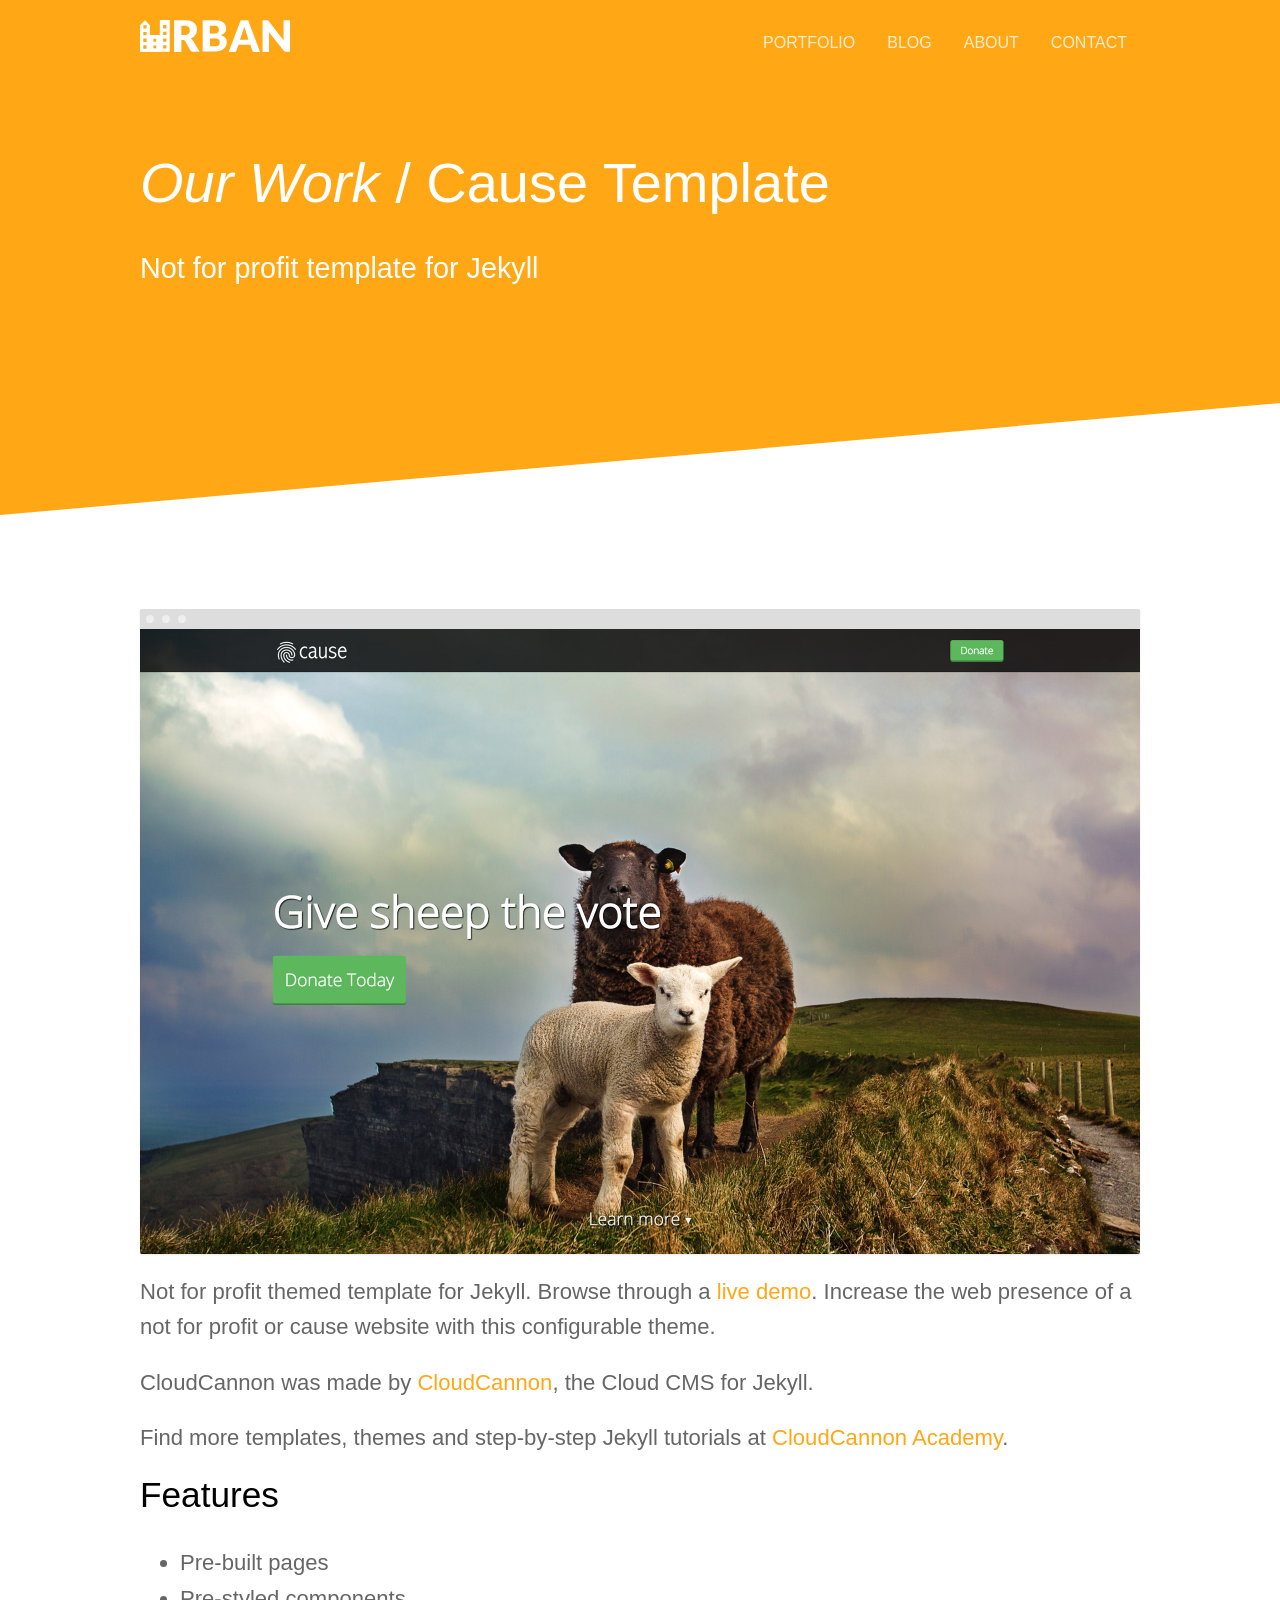
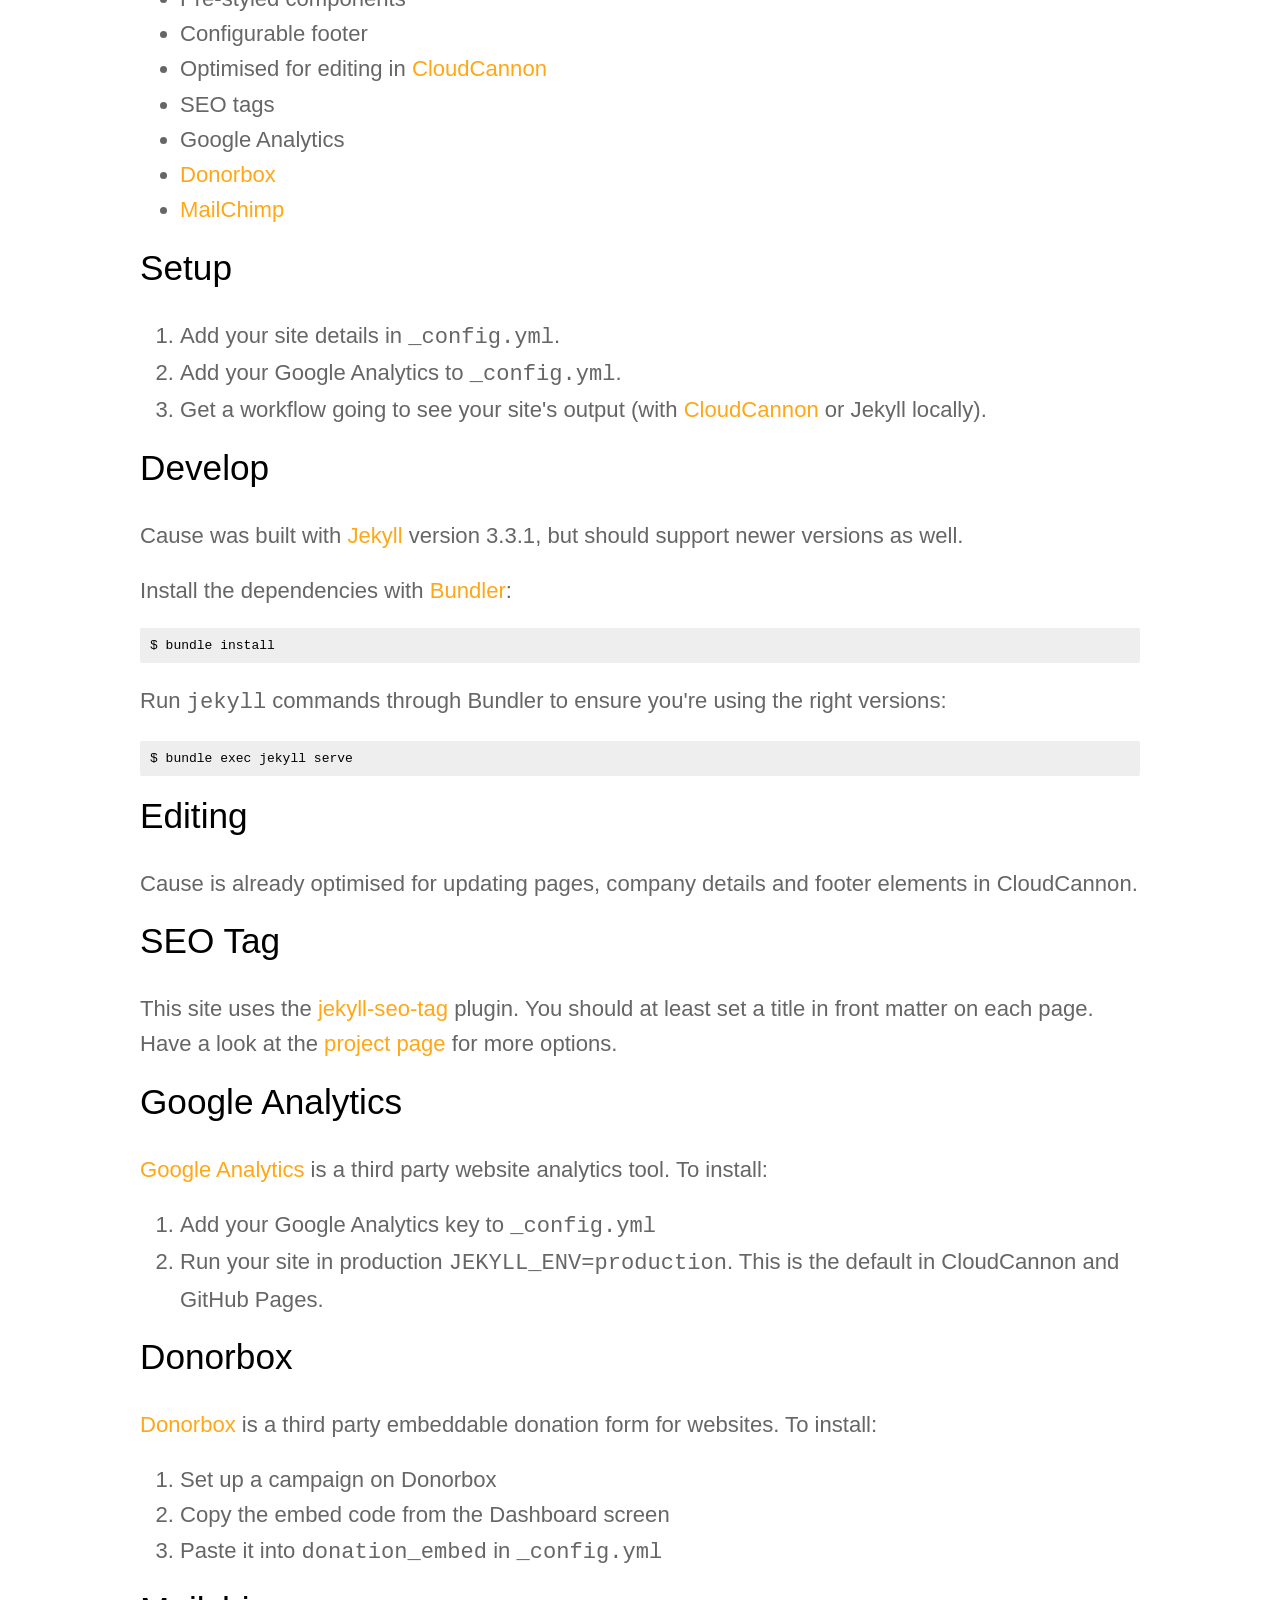
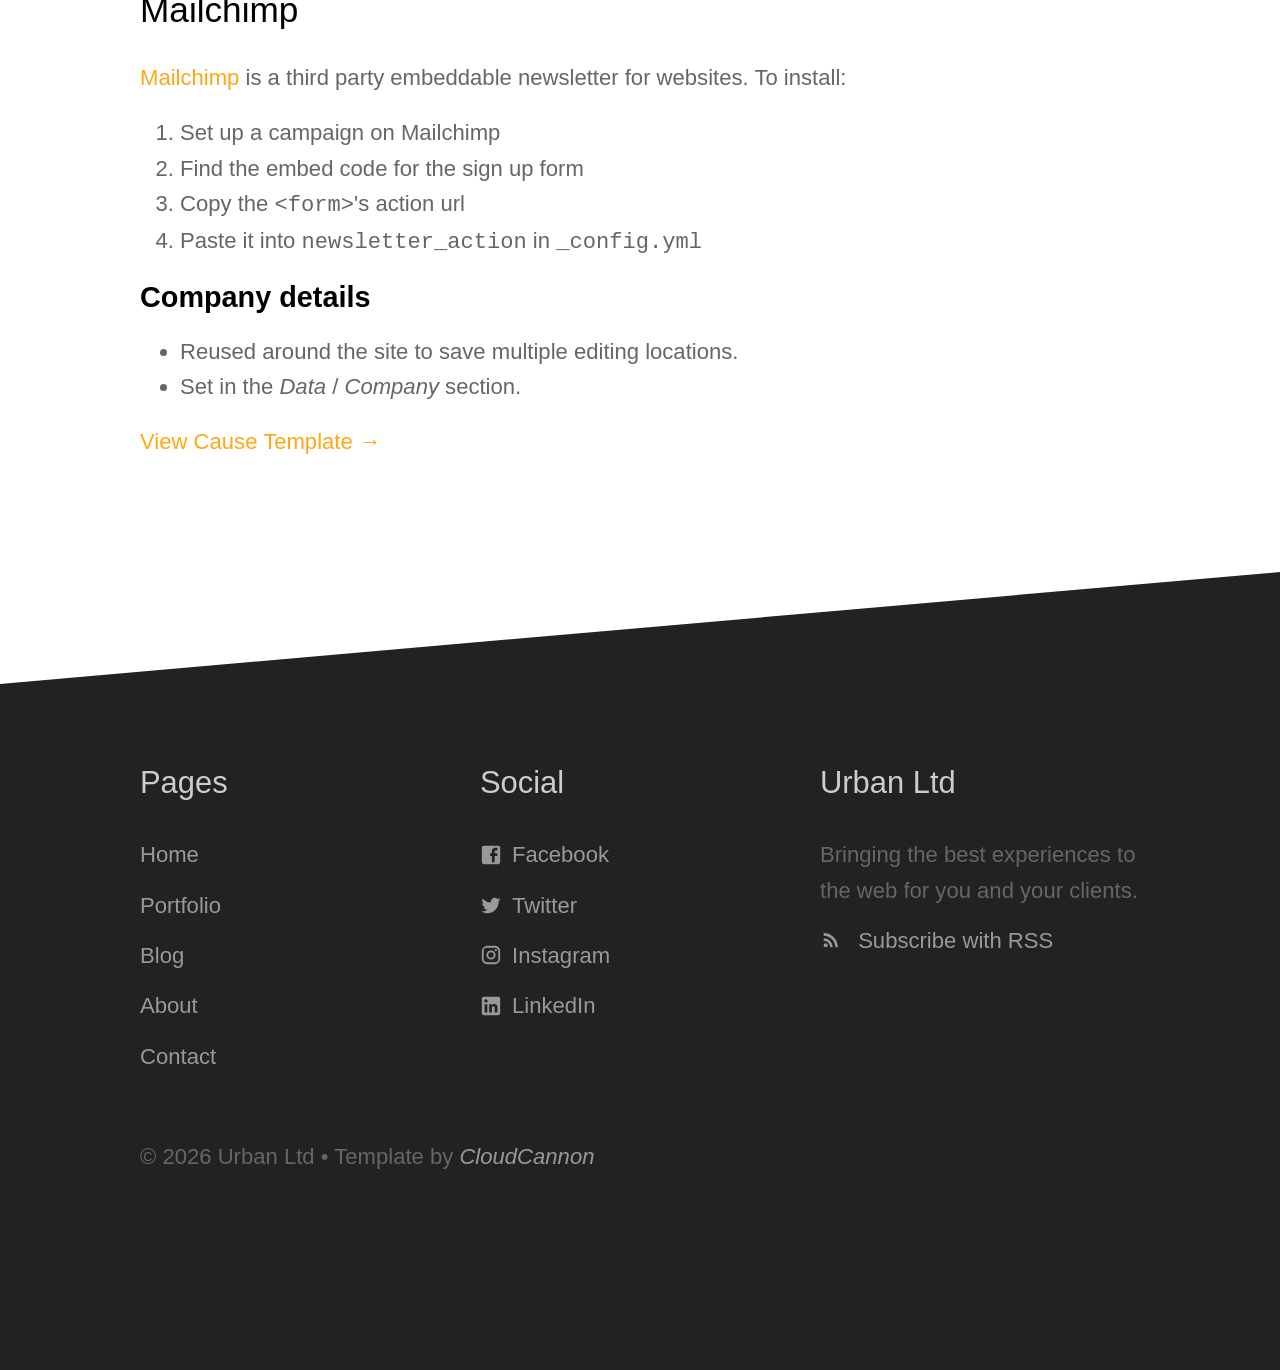
<file: clients/cause/index.html>
<!DOCTYPE html>
<html lang="en">
	<head>
		<meta charset="utf-8" />
		<link rel="icon" href="/images/favicon.png" />
		<meta name="viewport" content="width=device-width, initial-scale=1" />
		<title>Urban Template</title><meta name="robots" content="index,follow" data-svelte="svelte-48x7jy"><meta name="googlebot" content="index,follow" data-svelte="svelte-48x7jy"><meta name="description" content="Urban is a strong foundation for the web presence of your agency." data-svelte="svelte-48x7jy"><link rel="canonical" href="https:/example.com/clients/cause" data-svelte="svelte-48x7jy">

    <meta property="og:description" content="Urban is a strong foundation for the web presence of your agency." data-svelte="svelte-48x7jy">

    <meta property="og:url" content="https://example.com/" data-svelte="svelte-48x7jy">

    

    

    <link rel="alternate" type="application/rss+xml" href="/feed.xml" data-svelte="svelte-x3nvf7"><link rel="sitemap" type="application/xml" title="undefined - Sitemap" href="/sitemap.xml" data-svelte="svelte-x3nvf7">

		

		<link rel="modulepreload" href="/_app/start-4e9018a3.js">
		<link rel="modulepreload" href="/_app/chunks/vendor-6d249c00.js">
		<link rel="modulepreload" href="/_app/pages/__layout.svelte-2364397e.js">
		<link rel="modulepreload" href="/_app/chunks/site-e548a2a6.js">
		<link rel="modulepreload" href="/_app/pages/clients/[client].svelte-954b78ff.js">
		<link rel="modulepreload" href="/_app/chunks/Page-10b6d6ed.js">
		<link rel="stylesheet" href="/_app/assets/start-61d1577b.css">
		<link rel="stylesheet" href="/_app/assets/pages/__layout.svelte-ba7e3557.css">

		<script type="module">
			import { start } from "/_app/start-4e9018a3.js";
			start({
				target: document.querySelector("#svelte"),
				paths: {"base":"","assets":""},
				session: {},
				host: location.host,
				route: true,
				spa: false,
				trailing_slash: "never",
				hydrate: {
					status: 200,
					error: null,
					nodes: [
						import("/_app/pages/__layout.svelte-2364397e.js"),
						import("/_app/pages/clients/[client].svelte-954b78ff.js")
					],
					page: {
						host: location.host, // TODO this is redundant
						path: "\u002Fclients\u002Fcause",
						query: new URLSearchParams(""),
						params: {client:"cause"}
					}
				}
			});
		</script>
	</head>
	<body>
		<div id="svelte">


<header><div class="container"><h1 class="company-name"><a href="/"><img src="/images/logo.svg" alt="Urban" width="150"></a></h1>
		<nav><a class="nav-toggle" id="open-nav">☰</a>
			<ul><li><a class="" href="/portfolio/">Portfolio</a></li><li><a class="" href="/blog/">Blog</a></li><li><a class="" href="/about/">About</a></li><li><a class="" href="/contact/">Contact</a></li></ul></nav></div></header>







<section class="hero diagonal"><div class="container"><h2 slot="heading"><a href="/portfolio">Our Work</a> <span>/ Cause Template</span></h2>

		<p class="subtext">Not for profit template for Jekyll</p>
		
		</div></section>

<section class="diagonal"><div class="container"><p><img src="/images/clients/cause.jpg" class="screenshot"></p>
			<div><div class="post-content"><!-- HTML_TAG_START --><p>Not for profit themed template for Jekyll. Browse through a <a href="https://clean-oryx.cloudvent.net/">live demo</a>.
Increase the web presence of a not for profit or cause website with this configurable theme.</p>
<p>CloudCannon was made by <a href="https://cloudcannon.com/">CloudCannon</a>, the Cloud CMS for Jekyll.</p>
<p>Find more templates, themes and step-by-step Jekyll tutorials at <a href="https://learn.cloudcannon.com/">CloudCannon Academy</a>.</p>
<h2>Features</h2>
<ul>
<li>Pre-built pages</li>
<li>Pre-styled components</li>
<li>Configurable footer</li>
<li>Optimised for editing in <a href="https://cloudcannon.com/">CloudCannon</a></li>
<li>SEO tags</li>
<li>Google Analytics</li>
<li><a href="https://donorbox.org/">Donorbox</a></li>
<li><a href="https://mailchimp.com/">MailChimp</a></li>
</ul>
<h2>Setup</h2>
<ol>
<li>Add your site details in <code>_config.yml</code>.</li>
<li>Add your Google Analytics to <code>_config.yml</code>.</li>
<li>Get a workflow going to see your site's output (with <a href="https://app.cloudcannon.com/">CloudCannon</a> or Jekyll locally).</li>
</ol>
<h2>Develop</h2>
<p>Cause was built with <a href="https://jekyllrb.com/">Jekyll</a> version 3.3.1, but should support newer versions as well.</p>
<p>Install the dependencies with <a href="https://bundler.io/">Bundler</a>:</p>
<pre><code class="language-bash">$ bundle install
</code></pre>
<p>Run <code>jekyll</code> commands through Bundler to ensure you're using the right versions:</p>
<pre><code class="language-bash">$ bundle exec jekyll serve
</code></pre>
<h2>Editing</h2>
<p>Cause is already optimised for updating pages, company details and footer elements in CloudCannon.</p>
<h2>SEO Tag</h2>
<p>This site uses the <a href="https://github.com/jekyll/jekyll-seo-tag">jekyll-seo-tag</a> plugin. You should at least set a title in front matter on each page. Have a look at the <a href="https://github.com/jekyll/jekyll-seo-tag">project page</a> for more options.</p>
<h2>Google Analytics</h2>
<p><a href="https://www.google.com/analytics/">Google Analytics</a> is a third party website analytics tool. To install:</p>
<ol>
<li>Add your Google Analytics key to <code>_config.yml</code></li>
<li>Run your site in production <code>JEKYLL_ENV=production</code>. This is the default in CloudCannon and GitHub Pages.</li>
</ol>
<h2>Donorbox</h2>
<p><a href="https://donorbox.org/">Donorbox</a> is a third party embeddable donation form for websites. To install:</p>
<ol>
<li>Set up a campaign on Donorbox</li>
<li>Copy the embed code from the Dashboard screen</li>
<li>Paste it into <code>donation_embed</code> in <code>_config.yml</code></li>
</ol>
<h2>Mailchimp</h2>
<p><a href="https://mailchimp.com/">Mailchimp</a> is a third party embeddable newsletter for websites. To install:</p>
<ol>
<li>Set up a campaign on Mailchimp</li>
<li>Find the embed code for the sign up form</li>
<li>Copy the <code>&lt;form&gt;</code>'s action url</li>
<li>Paste it into <code>newsletter_action</code> in <code>_config.yml</code></li>
</ol>
<h3>Company details</h3>
<ul>
<li>Reused around the site to save multiple editing locations.</li>
<li>Set in the <em>Data</em> / <em>Company</em> section.</li>
</ul>
<!-- HTML_TAG_END --></div></div>
			<p><a href="https://github.com/CloudCannon/cause-jekyll-template">View Cause Template →</a></p></div></section>

<footer class="diagonal"><div class="container"><p class="editor-link"><a href="cloudcannon:data/data/footer.json" class="btn"><strong>✎</strong> Edit Footer</a></p>
		<div class="footer-columns"><ul class="footer-links"><li><h2>Pages</h2></li>

					<li><a href="/" target="_self">Home</a>
						</li><li><a href="/portfolio" target="_self">Portfolio</a>
						</li><li><a href="/blog" target="_self">Blog</a>
						</li><li><a href="/about" target="_self">About</a>
						</li><li><a href="/contact" target="_self">Contact</a>
						</li>
				</ul><ul class="footer-links"><li><h2>Social</h2></li>

					<li><a href="https://facebook.com/cloudcannon/" target="_blank"><svg fill="#000000" height="24" viewBox="0 0 24 24" width="24" xmlns="https://www.w3.org/2000/svg"><!-- HTML_TAG_START --><path d="M19,4V7H17A1,1 0 0,0 16,8V10H19V13H16V20H13V13H11V10H13V7.5C13,5.56 14.57,4 16.5,4M20,2H4A2,2 0 0,0 2,4V20A2,2 0 0,0 4,22H20A2,2 0 0,0 22,20V4C22,2.89 21.1,2 20,2Z" /><!-- HTML_TAG_END --></svg>Facebook</a>
						</li><li><a href="https://twitter.com/cloudcannon/" target="_blank"><svg fill="#000000" height="24" viewBox="0 0 24 24" width="24" xmlns="https://www.w3.org/2000/svg"><!-- HTML_TAG_START --><path d="M22.46,6C21.69,6.35 20.86,6.58 20,6.69C20.88,6.16 21.56,5.32 21.88,4.31C21.05,4.81 20.13,5.16 19.16,5.36C18.37,4.5 17.26,4 16,4C13.65,4 11.73,5.92 11.73,8.29C11.73,8.63 11.77,8.96 11.84,9.27C8.28,9.09 5.11,7.38 3,4.79C2.63,5.42 2.42,6.16 2.42,6.94C2.42,8.43 3.17,9.75 4.33,10.5C3.62,10.5 2.96,10.3 2.38,10C2.38,10 2.38,10 2.38,10.03C2.38,12.11 3.86,13.85 5.82,14.24C5.46,14.34 5.08,14.39 4.69,14.39C4.42,14.39 4.15,14.36 3.89,14.31C4.43,16 6,17.26 7.89,17.29C6.43,18.45 4.58,19.13 2.56,19.13C2.22,19.13 1.88,19.11 1.54,19.07C3.44,20.29 5.7,21 8.12,21C16,21 20.33,14.46 20.33,8.79C20.33,8.6 20.33,8.42 20.32,8.23C21.16,7.63 21.88,6.87 22.46,6Z" /><!-- HTML_TAG_END --></svg>Twitter</a>
						</li><li><a href="https://instagram.com/" target="_blank"><svg fill="#000000" height="24" viewBox="0 0 24 24" width="24" xmlns="https://www.w3.org/2000/svg"><!-- HTML_TAG_START --><path d="M7.8,2H16.2C19.4,2 22,4.6 22,7.8V16.2A5.8,5.8 0 0,1 16.2,22H7.8C4.6,22 2,19.4 2,16.2V7.8A5.8,5.8 0 0,1 7.8,2M7.6,4A3.6,3.6 0 0,0 4,7.6V16.4C4,18.39 5.61,20 7.6,20H16.4A3.6,3.6 0 0,0 20,16.4V7.6C20,5.61 18.39,4 16.4,4H7.6M17.25,5.5A1.25,1.25 0 0,1 18.5,6.75A1.25,1.25 0 0,1 17.25,8A1.25,1.25 0 0,1 16,6.75A1.25,1.25 0 0,1 17.25,5.5M12,7A5,5 0 0,1 17,12A5,5 0 0,1 12,17A5,5 0 0,1 7,12A5,5 0 0,1 12,7M12,9A3,3 0 0,0 9,12A3,3 0 0,0 12,15A3,3 0 0,0 15,12A3,3 0 0,0 12,9Z" /><!-- HTML_TAG_END --></svg>Instagram</a>
						</li><li><a href="https://linkedin.com/company/cloud-cannon" target="_blank"><svg fill="#000000" height="24" viewBox="0 0 24 24" width="24" xmlns="https://www.w3.org/2000/svg"><!-- HTML_TAG_START --><path d="M19,19H16V13.7A1.5,1.5 0 0,0 14.5,12.2A1.5,1.5 0 0,0 13,13.7V19H10V10H13V11.2C13.5,10.36 14.59,9.8 15.5,9.8A3.5,3.5 0 0,1 19,13.3M6.5,8.31C5.5,8.31 4.69,7.5 4.69,6.5A1.81,1.81 0 0,1 6.5,4.69C7.5,4.69 8.31,5.5 8.31,6.5A1.81,1.81 0 0,1 6.5,8.31M8,19H5V10H8M20,2H4C2.89,2 2,2.89 2,4V20A2,2 0 0,0 4,22H20A2,2 0 0,0 22,20V4C22,2.89 21.1,2 20,2Z" /><!-- HTML_TAG_END --></svg>LinkedIn</a>
						</li>
				</ul>

			<ul class="footer-links"><li><h2>Urban Ltd</h2></li>
				<li>Bringing the best experiences to the web for you and your clients.</li>
				<li><a href="/feed.xml"><svg fill="#000000" height="24" viewBox="0 0 24 24" width="24" xmlns="https://www.w3.org/2000/svg"><!-- HTML_TAG_START --><path d="M0 0h24v24H0z" fill="none"/><circle cx="6.18" cy="17.82" r="2.18"/><path d="M4 4.44v2.83c7.03 0 12.73 5.7 12.73 12.73h2.83c0-8.59-6.97-15.56-15.56-15.56zm0 5.66v2.83c3.9 0 7.07 3.17 7.07 7.07h2.83c0-5.47-4.43-9.9-9.9-9.9z"/><!-- HTML_TAG_END --></svg> Subscribe with RSS</a></li></ul></div></div>

	<div class="legal-line"><p class="container">© 2021 Urban Ltd • Template by <a href="https://cloudcannon.com/">CloudCannon</a></p></div></footer>



			<script type="application/json" data-type="svelte-data" data-url="/clients/cause.json">{"status":200,"statusText":"","headers":{"content-type":"application/json; charset=utf-8"},"body":"{\"pageDetails\":{\"name\":\"Cause Template\",\"subtitle\":\"Not for profit template for Jekyll\",\"description\":null,\"external_url\":\"https:\u002F\u002Fgithub.com\u002FCloudCannon\u002Fcause-jekyll-template\",\"image_path\":\"\u002Fimages\u002Fclients\u002Fcause.jpg\",\"slug\":\"cause\",\"content_html\":\"\u003Cp\u003ENot for profit themed template for Jekyll. Browse through a \u003Ca href=\\\"https:\u002F\u002Fclean-oryx.cloudvent.net\u002F\\\"\u003Elive demo\u003C\u002Fa\u003E.\\nIncrease the web presence of a not for profit or cause website with this configurable theme.\u003C\u002Fp\u003E\\n\u003Cp\u003ECloudCannon was made by \u003Ca href=\\\"https:\u002F\u002Fcloudcannon.com\u002F\\\"\u003ECloudCannon\u003C\u002Fa\u003E, the Cloud CMS for Jekyll.\u003C\u002Fp\u003E\\n\u003Cp\u003EFind more templates, themes and step-by-step Jekyll tutorials at \u003Ca href=\\\"https:\u002F\u002Flearn.cloudcannon.com\u002F\\\"\u003ECloudCannon Academy\u003C\u002Fa\u003E.\u003C\u002Fp\u003E\\n\u003Ch2\u003EFeatures\u003C\u002Fh2\u003E\\n\u003Cul\u003E\\n\u003Cli\u003EPre-built pages\u003C\u002Fli\u003E\\n\u003Cli\u003EPre-styled components\u003C\u002Fli\u003E\\n\u003Cli\u003EConfigurable footer\u003C\u002Fli\u003E\\n\u003Cli\u003EOptimised for editing in \u003Ca href=\\\"https:\u002F\u002Fcloudcannon.com\u002F\\\"\u003ECloudCannon\u003C\u002Fa\u003E\u003C\u002Fli\u003E\\n\u003Cli\u003ESEO tags\u003C\u002Fli\u003E\\n\u003Cli\u003EGoogle Analytics\u003C\u002Fli\u003E\\n\u003Cli\u003E\u003Ca href=\\\"https:\u002F\u002Fdonorbox.org\u002F\\\"\u003EDonorbox\u003C\u002Fa\u003E\u003C\u002Fli\u003E\\n\u003Cli\u003E\u003Ca href=\\\"https:\u002F\u002Fmailchimp.com\u002F\\\"\u003EMailChimp\u003C\u002Fa\u003E\u003C\u002Fli\u003E\\n\u003C\u002Ful\u003E\\n\u003Ch2\u003ESetup\u003C\u002Fh2\u003E\\n\u003Col\u003E\\n\u003Cli\u003EAdd your site details in \u003Ccode\u003E_config.yml\u003C\u002Fcode\u003E.\u003C\u002Fli\u003E\\n\u003Cli\u003EAdd your Google Analytics to \u003Ccode\u003E_config.yml\u003C\u002Fcode\u003E.\u003C\u002Fli\u003E\\n\u003Cli\u003EGet a workflow going to see your site's output (with \u003Ca href=\\\"https:\u002F\u002Fapp.cloudcannon.com\u002F\\\"\u003ECloudCannon\u003C\u002Fa\u003E or Jekyll locally).\u003C\u002Fli\u003E\\n\u003C\u002Fol\u003E\\n\u003Ch2\u003EDevelop\u003C\u002Fh2\u003E\\n\u003Cp\u003ECause was built with \u003Ca href=\\\"https:\u002F\u002Fjekyllrb.com\u002F\\\"\u003EJekyll\u003C\u002Fa\u003E version 3.3.1, but should support newer versions as well.\u003C\u002Fp\u003E\\n\u003Cp\u003EInstall the dependencies with \u003Ca href=\\\"https:\u002F\u002Fbundler.io\u002F\\\"\u003EBundler\u003C\u002Fa\u003E:\u003C\u002Fp\u003E\\n\u003Cpre\u003E\u003Ccode class=\\\"language-bash\\\"\u003E$ bundle install\\n\u003C\u002Fcode\u003E\u003C\u002Fpre\u003E\\n\u003Cp\u003ERun \u003Ccode\u003Ejekyll\u003C\u002Fcode\u003E commands through Bundler to ensure you're using the right versions:\u003C\u002Fp\u003E\\n\u003Cpre\u003E\u003Ccode class=\\\"language-bash\\\"\u003E$ bundle exec jekyll serve\\n\u003C\u002Fcode\u003E\u003C\u002Fpre\u003E\\n\u003Ch2\u003EEditing\u003C\u002Fh2\u003E\\n\u003Cp\u003ECause is already optimised for updating pages, company details and footer elements in CloudCannon.\u003C\u002Fp\u003E\\n\u003Ch2\u003ESEO Tag\u003C\u002Fh2\u003E\\n\u003Cp\u003EThis site uses the \u003Ca href=\\\"https:\u002F\u002Fgithub.com\u002Fjekyll\u002Fjekyll-seo-tag\\\"\u003Ejekyll-seo-tag\u003C\u002Fa\u003E plugin. You should at least set a title in front matter on each page. Have a look at the \u003Ca href=\\\"https:\u002F\u002Fgithub.com\u002Fjekyll\u002Fjekyll-seo-tag\\\"\u003Eproject page\u003C\u002Fa\u003E for more options.\u003C\u002Fp\u003E\\n\u003Ch2\u003EGoogle Analytics\u003C\u002Fh2\u003E\\n\u003Cp\u003E\u003Ca href=\\\"https:\u002F\u002Fwww.google.com\u002Fanalytics\u002F\\\"\u003EGoogle Analytics\u003C\u002Fa\u003E is a third party website analytics tool. To install:\u003C\u002Fp\u003E\\n\u003Col\u003E\\n\u003Cli\u003EAdd your Google Analytics key to \u003Ccode\u003E_config.yml\u003C\u002Fcode\u003E\u003C\u002Fli\u003E\\n\u003Cli\u003ERun your site in production \u003Ccode\u003EJEKYLL_ENV=production\u003C\u002Fcode\u003E. This is the default in CloudCannon and GitHub Pages.\u003C\u002Fli\u003E\\n\u003C\u002Fol\u003E\\n\u003Ch2\u003EDonorbox\u003C\u002Fh2\u003E\\n\u003Cp\u003E\u003Ca href=\\\"https:\u002F\u002Fdonorbox.org\u002F\\\"\u003EDonorbox\u003C\u002Fa\u003E is a third party embeddable donation form for websites. To install:\u003C\u002Fp\u003E\\n\u003Col\u003E\\n\u003Cli\u003ESet up a campaign on Donorbox\u003C\u002Fli\u003E\\n\u003Cli\u003ECopy the embed code from the Dashboard screen\u003C\u002Fli\u003E\\n\u003Cli\u003EPaste it into \u003Ccode\u003Edonation_embed\u003C\u002Fcode\u003E in \u003Ccode\u003E_config.yml\u003C\u002Fcode\u003E\u003C\u002Fli\u003E\\n\u003C\u002Fol\u003E\\n\u003Ch2\u003EMailchimp\u003C\u002Fh2\u003E\\n\u003Cp\u003E\u003Ca href=\\\"https:\u002F\u002Fmailchimp.com\u002F\\\"\u003EMailchimp\u003C\u002Fa\u003E is a third party embeddable newsletter for websites. To install:\u003C\u002Fp\u003E\\n\u003Col\u003E\\n\u003Cli\u003ESet up a campaign on Mailchimp\u003C\u002Fli\u003E\\n\u003Cli\u003EFind the embed code for the sign up form\u003C\u002Fli\u003E\\n\u003Cli\u003ECopy the \u003Ccode\u003E&lt;form&gt;\u003C\u002Fcode\u003E's action url\u003C\u002Fli\u003E\\n\u003Cli\u003EPaste it into \u003Ccode\u003Enewsletter_action\u003C\u002Fcode\u003E in \u003Ccode\u003E_config.yml\u003C\u002Fcode\u003E\u003C\u002Fli\u003E\\n\u003C\u002Fol\u003E\\n\u003Ch3\u003ECompany details\u003C\u002Fh3\u003E\\n\u003Cul\u003E\\n\u003Cli\u003EReused around the site to save multiple editing locations.\u003C\u002Fli\u003E\\n\u003Cli\u003ESet in the \u003Cem\u003EData\u003C\u002Fem\u003E \u002F \u003Cem\u003ECompany\u003C\u002Fem\u003E section.\u003C\u002Fli\u003E\\n\u003C\u002Ful\u003E\\n\"},\"portfolio\":{\"title\":\"Portfolio\",\"heading\":\"Our Work\",\"subtitle\":\"See some of our proud customers with exemplary results.\",\"description\":null,\"slug\":\"portfolio\",\"content_html\":\"\"}}"}</script>
		</div>
	</body>
</html>
</file>
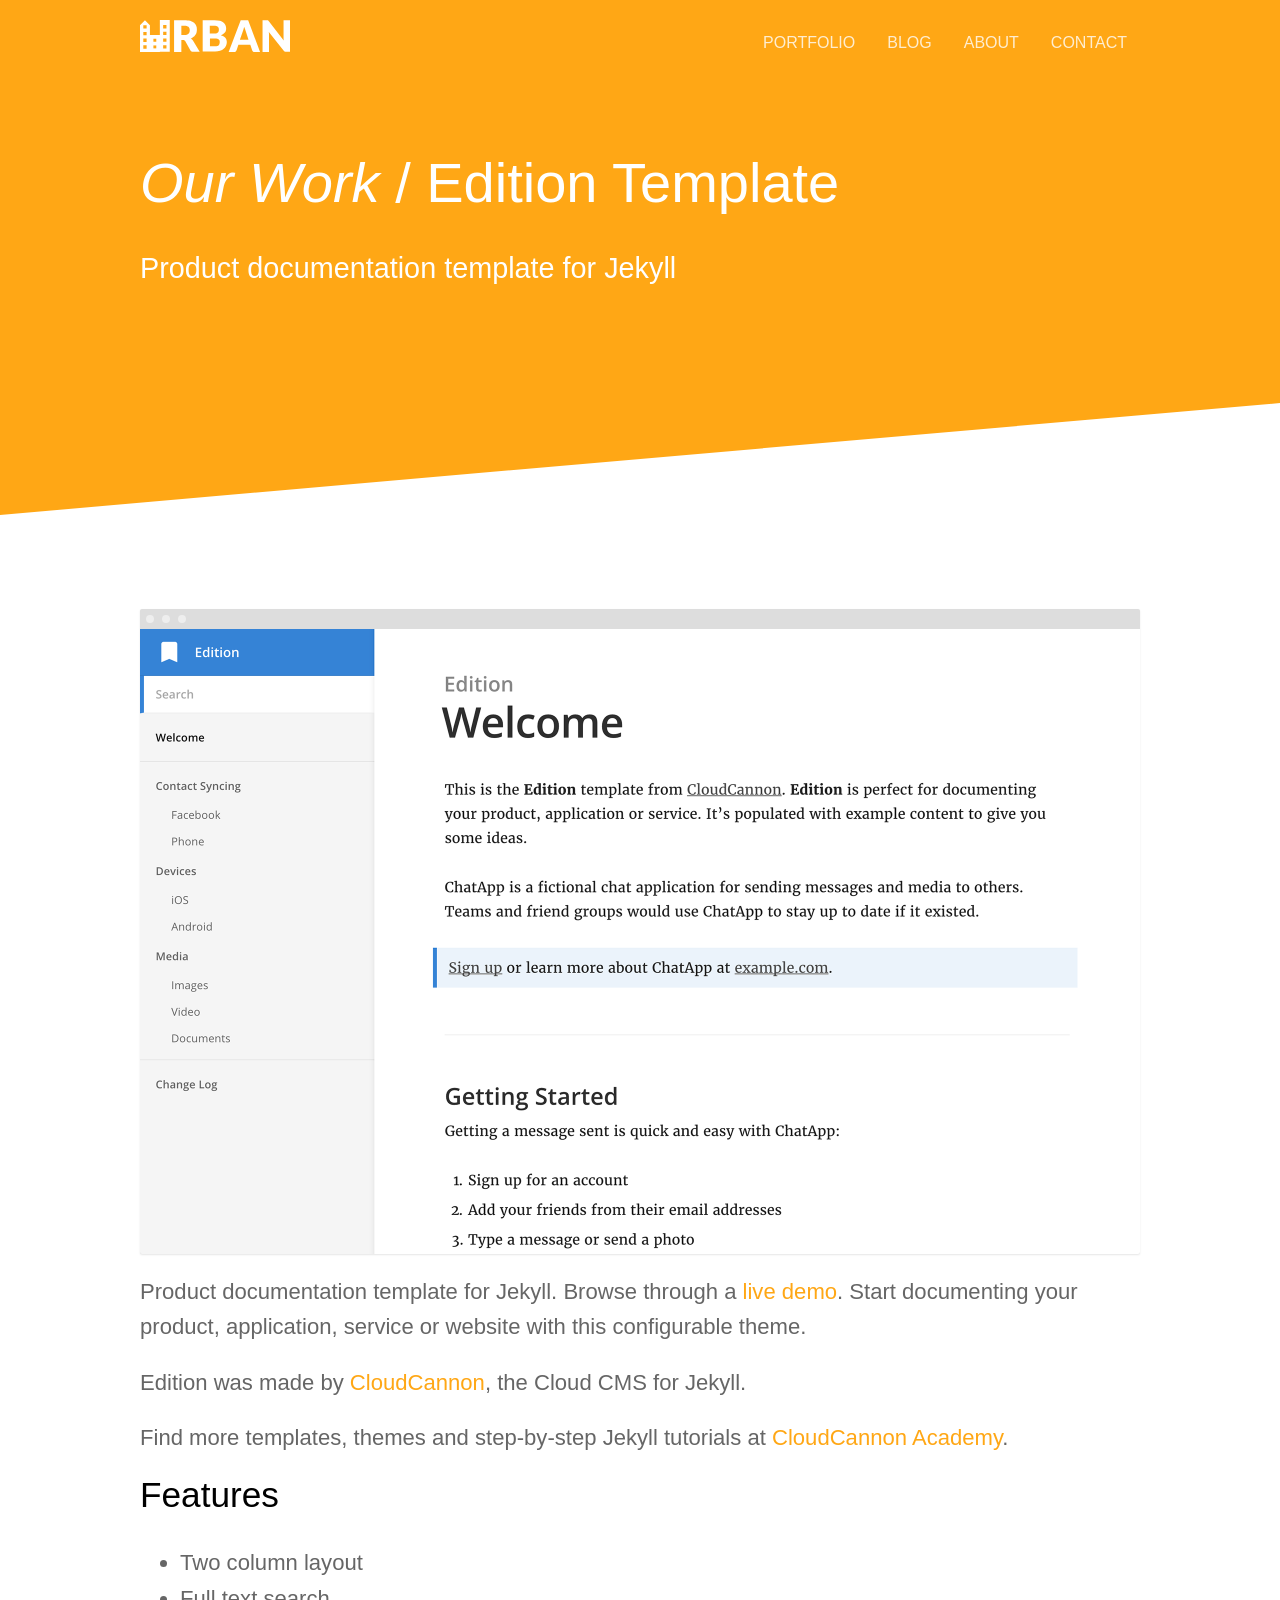
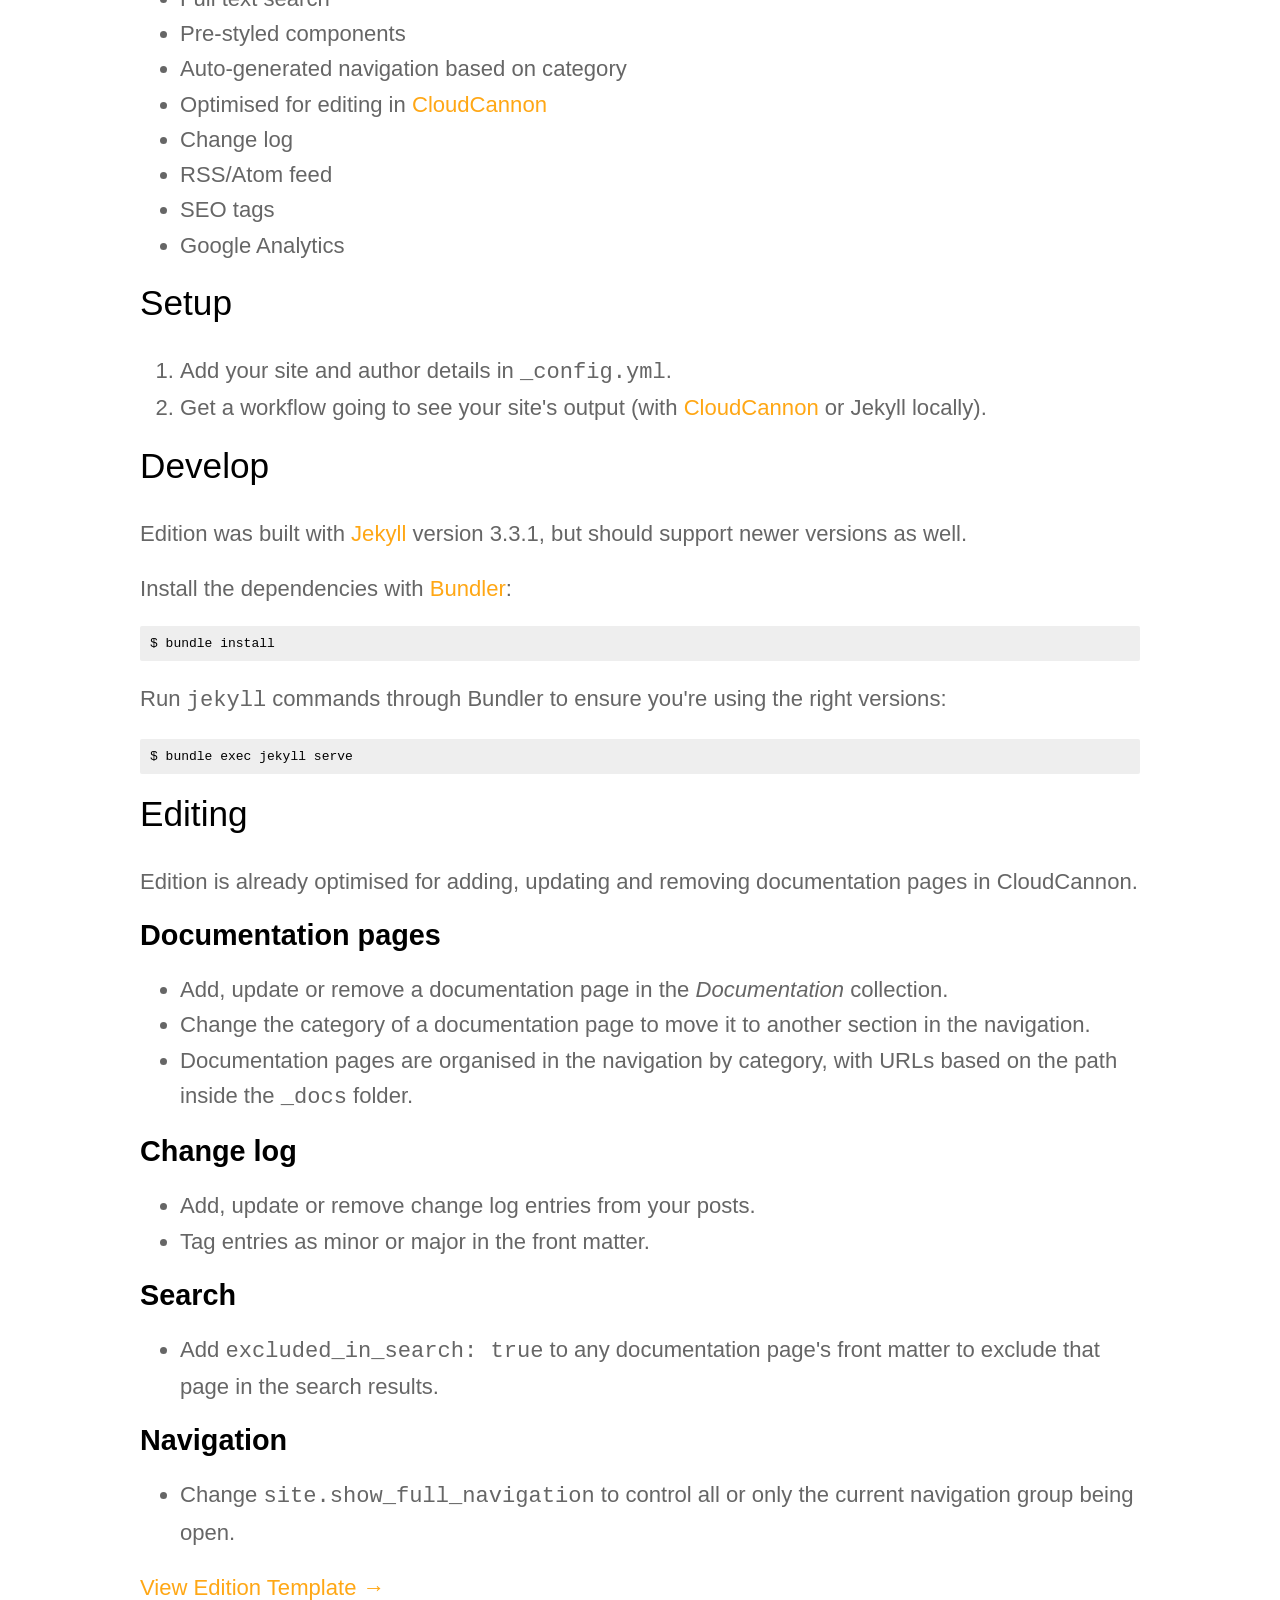
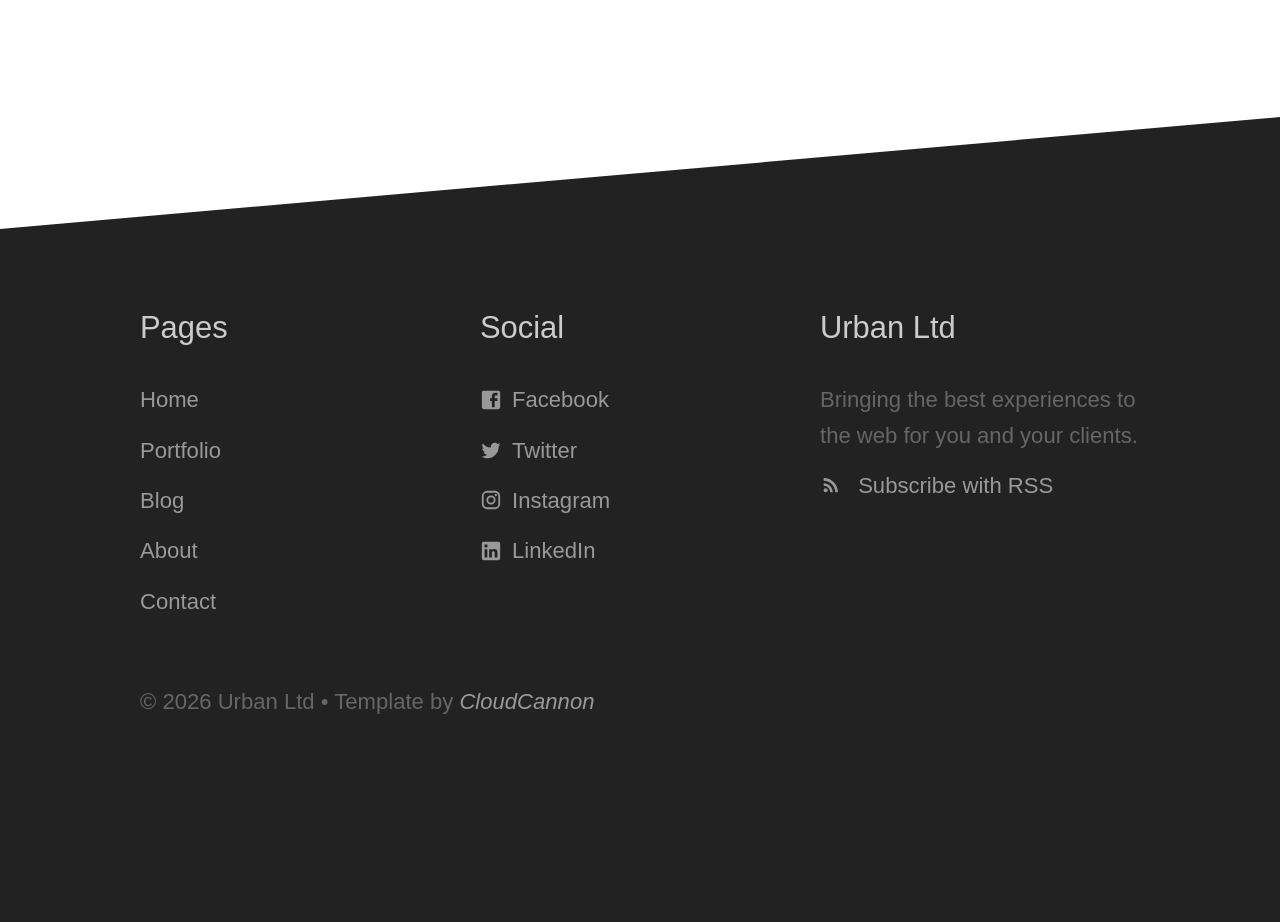
<file: clients/edition/index.html>
<!DOCTYPE html>
<html lang="en">
	<head>
		<meta charset="utf-8" />
		<link rel="icon" href="/images/favicon.png" />
		<meta name="viewport" content="width=device-width, initial-scale=1" />
		<title>Urban Template</title><meta name="robots" content="index,follow" data-svelte="svelte-48x7jy"><meta name="googlebot" content="index,follow" data-svelte="svelte-48x7jy"><meta name="description" content="Urban is a strong foundation for the web presence of your agency." data-svelte="svelte-48x7jy"><link rel="canonical" href="https:/example.com/clients/edition" data-svelte="svelte-48x7jy">

    <meta property="og:description" content="Urban is a strong foundation for the web presence of your agency." data-svelte="svelte-48x7jy">

    <meta property="og:url" content="https://example.com/" data-svelte="svelte-48x7jy">

    

    

    <link rel="alternate" type="application/rss+xml" href="/feed.xml" data-svelte="svelte-x3nvf7"><link rel="sitemap" type="application/xml" title="undefined - Sitemap" href="/sitemap.xml" data-svelte="svelte-x3nvf7">

		

		<link rel="modulepreload" href="/_app/start-4e9018a3.js">
		<link rel="modulepreload" href="/_app/chunks/vendor-6d249c00.js">
		<link rel="modulepreload" href="/_app/pages/__layout.svelte-2364397e.js">
		<link rel="modulepreload" href="/_app/chunks/site-e548a2a6.js">
		<link rel="modulepreload" href="/_app/pages/clients/[client].svelte-954b78ff.js">
		<link rel="modulepreload" href="/_app/chunks/Page-10b6d6ed.js">
		<link rel="stylesheet" href="/_app/assets/start-61d1577b.css">
		<link rel="stylesheet" href="/_app/assets/pages/__layout.svelte-ba7e3557.css">

		<script type="module">
			import { start } from "/_app/start-4e9018a3.js";
			start({
				target: document.querySelector("#svelte"),
				paths: {"base":"","assets":""},
				session: {},
				host: location.host,
				route: true,
				spa: false,
				trailing_slash: "never",
				hydrate: {
					status: 200,
					error: null,
					nodes: [
						import("/_app/pages/__layout.svelte-2364397e.js"),
						import("/_app/pages/clients/[client].svelte-954b78ff.js")
					],
					page: {
						host: location.host, // TODO this is redundant
						path: "\u002Fclients\u002Fedition",
						query: new URLSearchParams(""),
						params: {client:"edition"}
					}
				}
			});
		</script>
	</head>
	<body>
		<div id="svelte">


<header><div class="container"><h1 class="company-name"><a href="/"><img src="/images/logo.svg" alt="Urban" width="150"></a></h1>
		<nav><a class="nav-toggle" id="open-nav">☰</a>
			<ul><li><a class="" href="/portfolio/">Portfolio</a></li><li><a class="" href="/blog/">Blog</a></li><li><a class="" href="/about/">About</a></li><li><a class="" href="/contact/">Contact</a></li></ul></nav></div></header>







<section class="hero diagonal"><div class="container"><h2 slot="heading"><a href="/portfolio">Our Work</a> <span>/ Edition Template</span></h2>

		<p class="subtext">Product documentation template for Jekyll</p>
		
		</div></section>

<section class="diagonal"><div class="container"><p><img src="/images/clients/edition.png" class="screenshot"></p>
			<div><div class="post-content"><!-- HTML_TAG_START --><p>Product documentation template for Jekyll. Browse through a <a href="https://long-pig.cloudvent.net/">live demo</a>.
Start documenting your product, application, service or website with this configurable theme.</p>
<p>Edition was made by <a href="https://cloudcannon.com/">CloudCannon</a>, the Cloud CMS for Jekyll.</p>
<p>Find more templates, themes and step-by-step Jekyll tutorials at <a href="https://learn.cloudcannon.com/">CloudCannon Academy</a>.</p>
<h2>Features</h2>
<ul>
<li>Two column layout</li>
<li>Full text search</li>
<li>Pre-styled components</li>
<li>Auto-generated navigation based on category</li>
<li>Optimised for editing in <a href="https://cloudcannon.com/">CloudCannon</a></li>
<li>Change log</li>
<li>RSS/Atom feed</li>
<li>SEO tags</li>
<li>Google Analytics</li>
</ul>
<h2>Setup</h2>
<ol>
<li>Add your site and author details in <code>_config.yml</code>.</li>
<li>Get a workflow going to see your site's output (with <a href="https://app.cloudcannon.com/">CloudCannon</a> or Jekyll locally).</li>
</ol>
<h2>Develop</h2>
<p>Edition was built with <a href="https://jekyllrb.com/">Jekyll</a> version 3.3.1, but should support newer versions as well.</p>
<p>Install the dependencies with <a href="https://bundler.io/">Bundler</a>:</p>
<pre><code class="language-bash">$ bundle install
</code></pre>
<p>Run <code>jekyll</code> commands through Bundler to ensure you're using the right versions:</p>
<pre><code class="language-bash">$ bundle exec jekyll serve
</code></pre>
<h2>Editing</h2>
<p>Edition is already optimised for adding, updating and removing documentation pages in CloudCannon.</p>
<h3>Documentation pages</h3>
<ul>
<li>Add, update or remove a documentation page in the <em>Documentation</em> collection.</li>
<li>Change the category of a documentation page to move it to another section in the navigation.</li>
<li>Documentation pages are organised in the navigation by category, with URLs based on the path inside the <code>_docs</code> folder.</li>
</ul>
<h3>Change log</h3>
<ul>
<li>Add, update or remove change log entries from your posts.</li>
<li>Tag entries as minor or major in the front matter.</li>
</ul>
<h3>Search</h3>
<ul>
<li>Add <code>excluded_in_search: true</code> to any documentation page's front matter to exclude that page in the search results.</li>
</ul>
<h3>Navigation</h3>
<ul>
<li>Change <code>site.show_full_navigation</code> to control all or only the current navigation group being open.</li>
</ul>
<!-- HTML_TAG_END --></div></div>
			<p><a href="https://github.com/CloudCannon/edition-jekyll-template">View Edition Template →</a></p></div></section>

<footer class="diagonal"><div class="container"><p class="editor-link"><a href="cloudcannon:data/data/footer.json" class="btn"><strong>✎</strong> Edit Footer</a></p>
		<div class="footer-columns"><ul class="footer-links"><li><h2>Pages</h2></li>

					<li><a href="/" target="_self">Home</a>
						</li><li><a href="/portfolio" target="_self">Portfolio</a>
						</li><li><a href="/blog" target="_self">Blog</a>
						</li><li><a href="/about" target="_self">About</a>
						</li><li><a href="/contact" target="_self">Contact</a>
						</li>
				</ul><ul class="footer-links"><li><h2>Social</h2></li>

					<li><a href="https://facebook.com/cloudcannon/" target="_blank"><svg fill="#000000" height="24" viewBox="0 0 24 24" width="24" xmlns="https://www.w3.org/2000/svg"><!-- HTML_TAG_START --><path d="M19,4V7H17A1,1 0 0,0 16,8V10H19V13H16V20H13V13H11V10H13V7.5C13,5.56 14.57,4 16.5,4M20,2H4A2,2 0 0,0 2,4V20A2,2 0 0,0 4,22H20A2,2 0 0,0 22,20V4C22,2.89 21.1,2 20,2Z" /><!-- HTML_TAG_END --></svg>Facebook</a>
						</li><li><a href="https://twitter.com/cloudcannon/" target="_blank"><svg fill="#000000" height="24" viewBox="0 0 24 24" width="24" xmlns="https://www.w3.org/2000/svg"><!-- HTML_TAG_START --><path d="M22.46,6C21.69,6.35 20.86,6.58 20,6.69C20.88,6.16 21.56,5.32 21.88,4.31C21.05,4.81 20.13,5.16 19.16,5.36C18.37,4.5 17.26,4 16,4C13.65,4 11.73,5.92 11.73,8.29C11.73,8.63 11.77,8.96 11.84,9.27C8.28,9.09 5.11,7.38 3,4.79C2.63,5.42 2.42,6.16 2.42,6.94C2.42,8.43 3.17,9.75 4.33,10.5C3.62,10.5 2.96,10.3 2.38,10C2.38,10 2.38,10 2.38,10.03C2.38,12.11 3.86,13.85 5.82,14.24C5.46,14.34 5.08,14.39 4.69,14.39C4.42,14.39 4.15,14.36 3.89,14.31C4.43,16 6,17.26 7.89,17.29C6.43,18.45 4.58,19.13 2.56,19.13C2.22,19.13 1.88,19.11 1.54,19.07C3.44,20.29 5.7,21 8.12,21C16,21 20.33,14.46 20.33,8.79C20.33,8.6 20.33,8.42 20.32,8.23C21.16,7.63 21.88,6.87 22.46,6Z" /><!-- HTML_TAG_END --></svg>Twitter</a>
						</li><li><a href="https://instagram.com/" target="_blank"><svg fill="#000000" height="24" viewBox="0 0 24 24" width="24" xmlns="https://www.w3.org/2000/svg"><!-- HTML_TAG_START --><path d="M7.8,2H16.2C19.4,2 22,4.6 22,7.8V16.2A5.8,5.8 0 0,1 16.2,22H7.8C4.6,22 2,19.4 2,16.2V7.8A5.8,5.8 0 0,1 7.8,2M7.6,4A3.6,3.6 0 0,0 4,7.6V16.4C4,18.39 5.61,20 7.6,20H16.4A3.6,3.6 0 0,0 20,16.4V7.6C20,5.61 18.39,4 16.4,4H7.6M17.25,5.5A1.25,1.25 0 0,1 18.5,6.75A1.25,1.25 0 0,1 17.25,8A1.25,1.25 0 0,1 16,6.75A1.25,1.25 0 0,1 17.25,5.5M12,7A5,5 0 0,1 17,12A5,5 0 0,1 12,17A5,5 0 0,1 7,12A5,5 0 0,1 12,7M12,9A3,3 0 0,0 9,12A3,3 0 0,0 12,15A3,3 0 0,0 15,12A3,3 0 0,0 12,9Z" /><!-- HTML_TAG_END --></svg>Instagram</a>
						</li><li><a href="https://linkedin.com/company/cloud-cannon" target="_blank"><svg fill="#000000" height="24" viewBox="0 0 24 24" width="24" xmlns="https://www.w3.org/2000/svg"><!-- HTML_TAG_START --><path d="M19,19H16V13.7A1.5,1.5 0 0,0 14.5,12.2A1.5,1.5 0 0,0 13,13.7V19H10V10H13V11.2C13.5,10.36 14.59,9.8 15.5,9.8A3.5,3.5 0 0,1 19,13.3M6.5,8.31C5.5,8.31 4.69,7.5 4.69,6.5A1.81,1.81 0 0,1 6.5,4.69C7.5,4.69 8.31,5.5 8.31,6.5A1.81,1.81 0 0,1 6.5,8.31M8,19H5V10H8M20,2H4C2.89,2 2,2.89 2,4V20A2,2 0 0,0 4,22H20A2,2 0 0,0 22,20V4C22,2.89 21.1,2 20,2Z" /><!-- HTML_TAG_END --></svg>LinkedIn</a>
						</li>
				</ul>

			<ul class="footer-links"><li><h2>Urban Ltd</h2></li>
				<li>Bringing the best experiences to the web for you and your clients.</li>
				<li><a href="/feed.xml"><svg fill="#000000" height="24" viewBox="0 0 24 24" width="24" xmlns="https://www.w3.org/2000/svg"><!-- HTML_TAG_START --><path d="M0 0h24v24H0z" fill="none"/><circle cx="6.18" cy="17.82" r="2.18"/><path d="M4 4.44v2.83c7.03 0 12.73 5.7 12.73 12.73h2.83c0-8.59-6.97-15.56-15.56-15.56zm0 5.66v2.83c3.9 0 7.07 3.17 7.07 7.07h2.83c0-5.47-4.43-9.9-9.9-9.9z"/><!-- HTML_TAG_END --></svg> Subscribe with RSS</a></li></ul></div></div>

	<div class="legal-line"><p class="container">© 2021 Urban Ltd • Template by <a href="https://cloudcannon.com/">CloudCannon</a></p></div></footer>



			<script type="application/json" data-type="svelte-data" data-url="/clients/edition.json">{"status":200,"statusText":"","headers":{"content-type":"application/json; charset=utf-8"},"body":"{\"pageDetails\":{\"name\":\"Edition Template\",\"subtitle\":\"Product documentation template for Jekyll\",\"description\":null,\"external_url\":\"https:\u002F\u002Fgithub.com\u002FCloudCannon\u002Fedition-jekyll-template\",\"image_path\":\"\u002Fimages\u002Fclients\u002Fedition.png\",\"slug\":\"edition\",\"content_html\":\"\u003Cp\u003EProduct documentation template for Jekyll. Browse through a \u003Ca href=\\\"https:\u002F\u002Flong-pig.cloudvent.net\u002F\\\"\u003Elive demo\u003C\u002Fa\u003E.\\nStart documenting your product, application, service or website with this configurable theme.\u003C\u002Fp\u003E\\n\u003Cp\u003EEdition was made by \u003Ca href=\\\"https:\u002F\u002Fcloudcannon.com\u002F\\\"\u003ECloudCannon\u003C\u002Fa\u003E, the Cloud CMS for Jekyll.\u003C\u002Fp\u003E\\n\u003Cp\u003EFind more templates, themes and step-by-step Jekyll tutorials at \u003Ca href=\\\"https:\u002F\u002Flearn.cloudcannon.com\u002F\\\"\u003ECloudCannon Academy\u003C\u002Fa\u003E.\u003C\u002Fp\u003E\\n\u003Ch2\u003EFeatures\u003C\u002Fh2\u003E\\n\u003Cul\u003E\\n\u003Cli\u003ETwo column layout\u003C\u002Fli\u003E\\n\u003Cli\u003EFull text search\u003C\u002Fli\u003E\\n\u003Cli\u003EPre-styled components\u003C\u002Fli\u003E\\n\u003Cli\u003EAuto-generated navigation based on category\u003C\u002Fli\u003E\\n\u003Cli\u003EOptimised for editing in \u003Ca href=\\\"https:\u002F\u002Fcloudcannon.com\u002F\\\"\u003ECloudCannon\u003C\u002Fa\u003E\u003C\u002Fli\u003E\\n\u003Cli\u003EChange log\u003C\u002Fli\u003E\\n\u003Cli\u003ERSS\u002FAtom feed\u003C\u002Fli\u003E\\n\u003Cli\u003ESEO tags\u003C\u002Fli\u003E\\n\u003Cli\u003EGoogle Analytics\u003C\u002Fli\u003E\\n\u003C\u002Ful\u003E\\n\u003Ch2\u003ESetup\u003C\u002Fh2\u003E\\n\u003Col\u003E\\n\u003Cli\u003EAdd your site and author details in \u003Ccode\u003E_config.yml\u003C\u002Fcode\u003E.\u003C\u002Fli\u003E\\n\u003Cli\u003EGet a workflow going to see your site's output (with \u003Ca href=\\\"https:\u002F\u002Fapp.cloudcannon.com\u002F\\\"\u003ECloudCannon\u003C\u002Fa\u003E or Jekyll locally).\u003C\u002Fli\u003E\\n\u003C\u002Fol\u003E\\n\u003Ch2\u003EDevelop\u003C\u002Fh2\u003E\\n\u003Cp\u003EEdition was built with \u003Ca href=\\\"https:\u002F\u002Fjekyllrb.com\u002F\\\"\u003EJekyll\u003C\u002Fa\u003E version 3.3.1, but should support newer versions as well.\u003C\u002Fp\u003E\\n\u003Cp\u003EInstall the dependencies with \u003Ca href=\\\"https:\u002F\u002Fbundler.io\u002F\\\"\u003EBundler\u003C\u002Fa\u003E:\u003C\u002Fp\u003E\\n\u003Cpre\u003E\u003Ccode class=\\\"language-bash\\\"\u003E$ bundle install\\n\u003C\u002Fcode\u003E\u003C\u002Fpre\u003E\\n\u003Cp\u003ERun \u003Ccode\u003Ejekyll\u003C\u002Fcode\u003E commands through Bundler to ensure you're using the right versions:\u003C\u002Fp\u003E\\n\u003Cpre\u003E\u003Ccode class=\\\"language-bash\\\"\u003E$ bundle exec jekyll serve\\n\u003C\u002Fcode\u003E\u003C\u002Fpre\u003E\\n\u003Ch2\u003EEditing\u003C\u002Fh2\u003E\\n\u003Cp\u003EEdition is already optimised for adding, updating and removing documentation pages in CloudCannon.\u003C\u002Fp\u003E\\n\u003Ch3\u003EDocumentation pages\u003C\u002Fh3\u003E\\n\u003Cul\u003E\\n\u003Cli\u003EAdd, update or remove a documentation page in the \u003Cem\u003EDocumentation\u003C\u002Fem\u003E collection.\u003C\u002Fli\u003E\\n\u003Cli\u003EChange the category of a documentation page to move it to another section in the navigation.\u003C\u002Fli\u003E\\n\u003Cli\u003EDocumentation pages are organised in the navigation by category, with URLs based on the path inside the \u003Ccode\u003E_docs\u003C\u002Fcode\u003E folder.\u003C\u002Fli\u003E\\n\u003C\u002Ful\u003E\\n\u003Ch3\u003EChange log\u003C\u002Fh3\u003E\\n\u003Cul\u003E\\n\u003Cli\u003EAdd, update or remove change log entries from your posts.\u003C\u002Fli\u003E\\n\u003Cli\u003ETag entries as minor or major in the front matter.\u003C\u002Fli\u003E\\n\u003C\u002Ful\u003E\\n\u003Ch3\u003ESearch\u003C\u002Fh3\u003E\\n\u003Cul\u003E\\n\u003Cli\u003EAdd \u003Ccode\u003Eexcluded_in_search: true\u003C\u002Fcode\u003E to any documentation page's front matter to exclude that page in the search results.\u003C\u002Fli\u003E\\n\u003C\u002Ful\u003E\\n\u003Ch3\u003ENavigation\u003C\u002Fh3\u003E\\n\u003Cul\u003E\\n\u003Cli\u003EChange \u003Ccode\u003Esite.show_full_navigation\u003C\u002Fcode\u003E to control all or only the current navigation group being open.\u003C\u002Fli\u003E\\n\u003C\u002Ful\u003E\\n\"},\"portfolio\":{\"title\":\"Portfolio\",\"heading\":\"Our Work\",\"subtitle\":\"See some of our proud customers with exemplary results.\",\"description\":null,\"slug\":\"portfolio\",\"content_html\":\"\"}}"}</script>
		</div>
	</body>
</html>
</file>
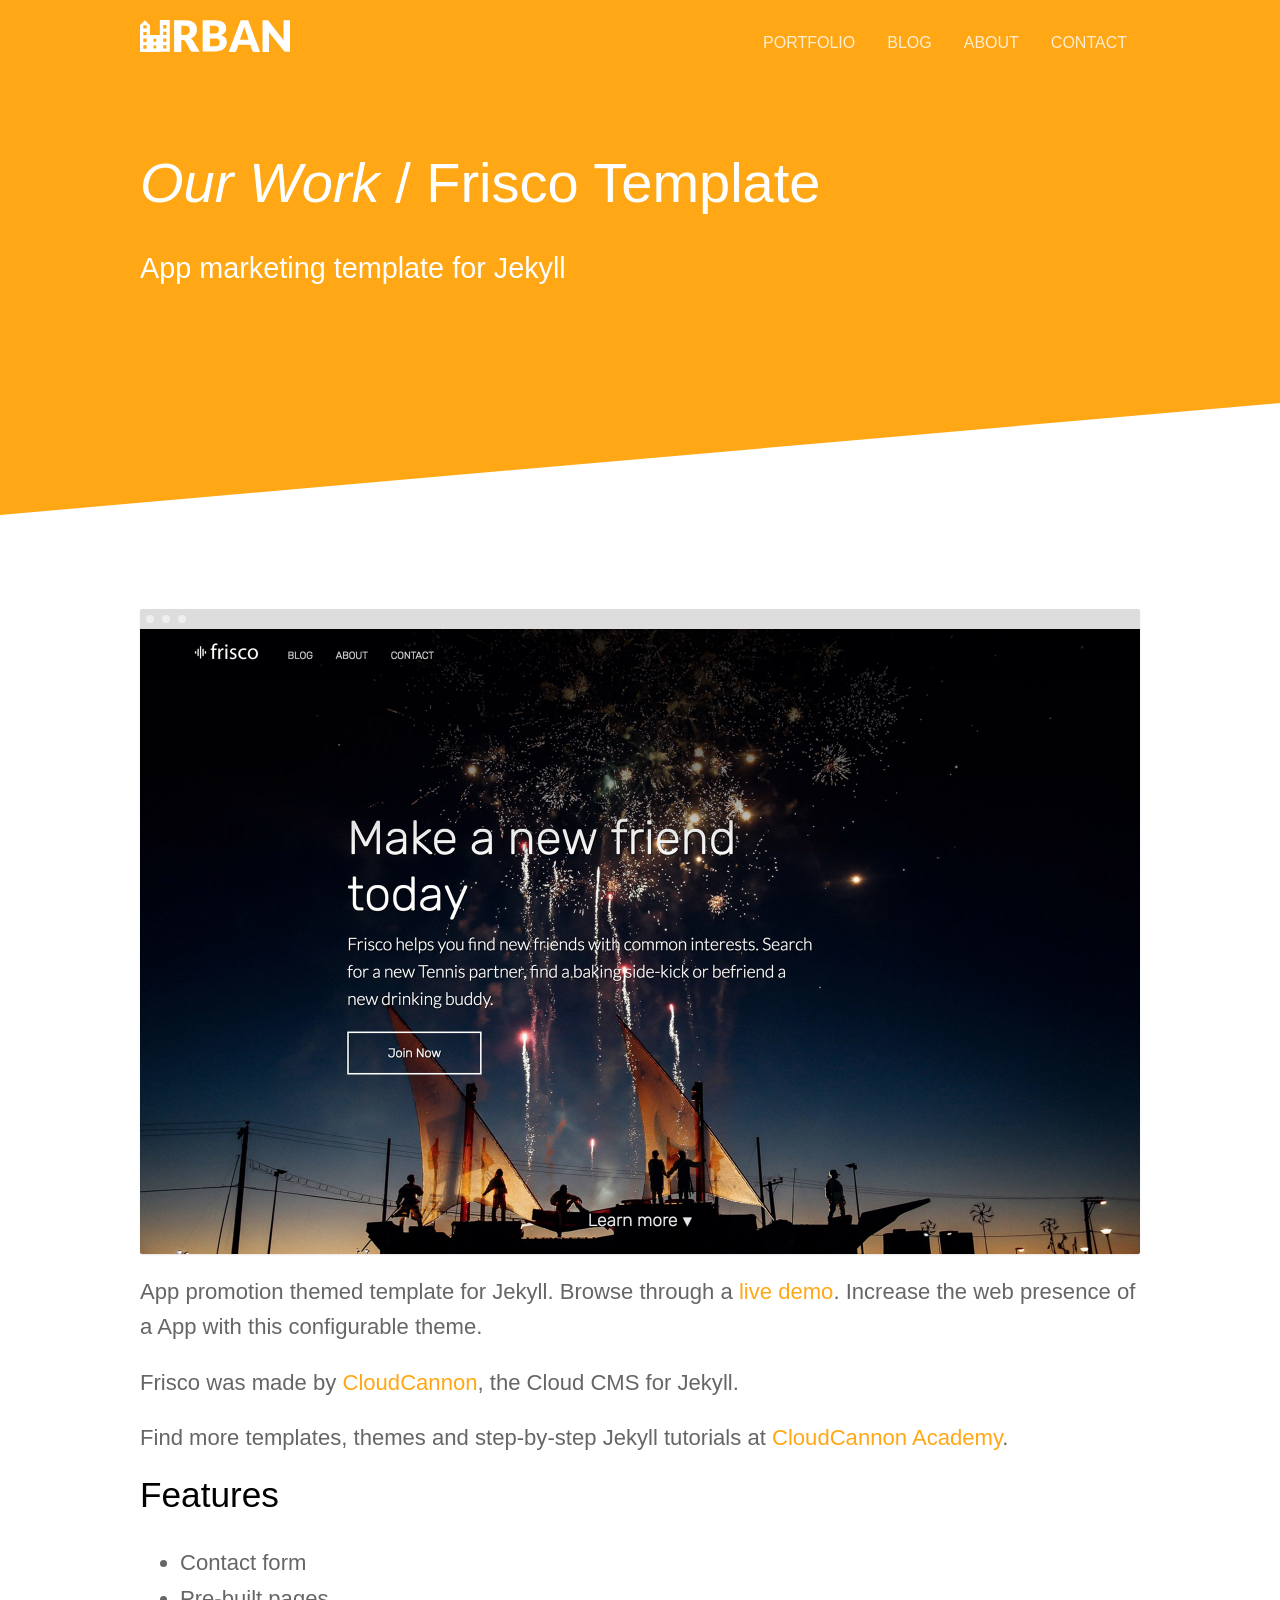
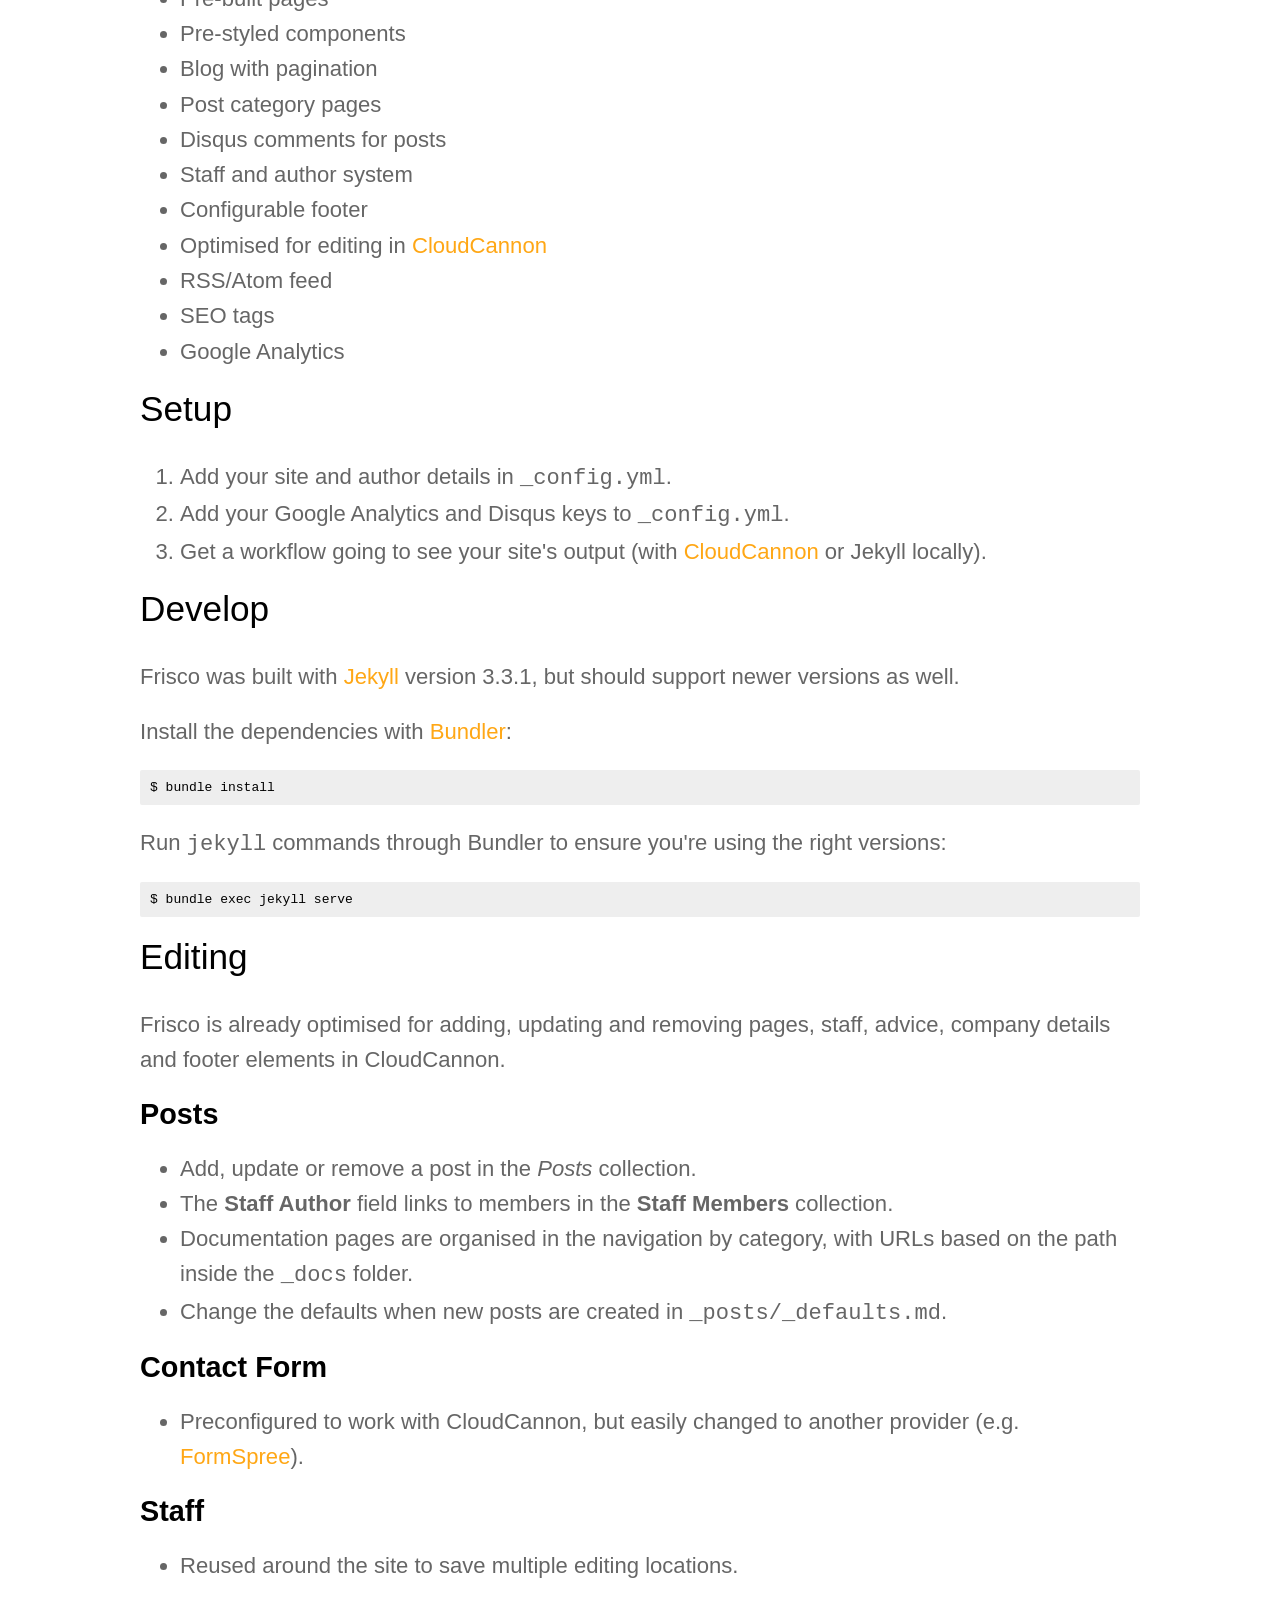
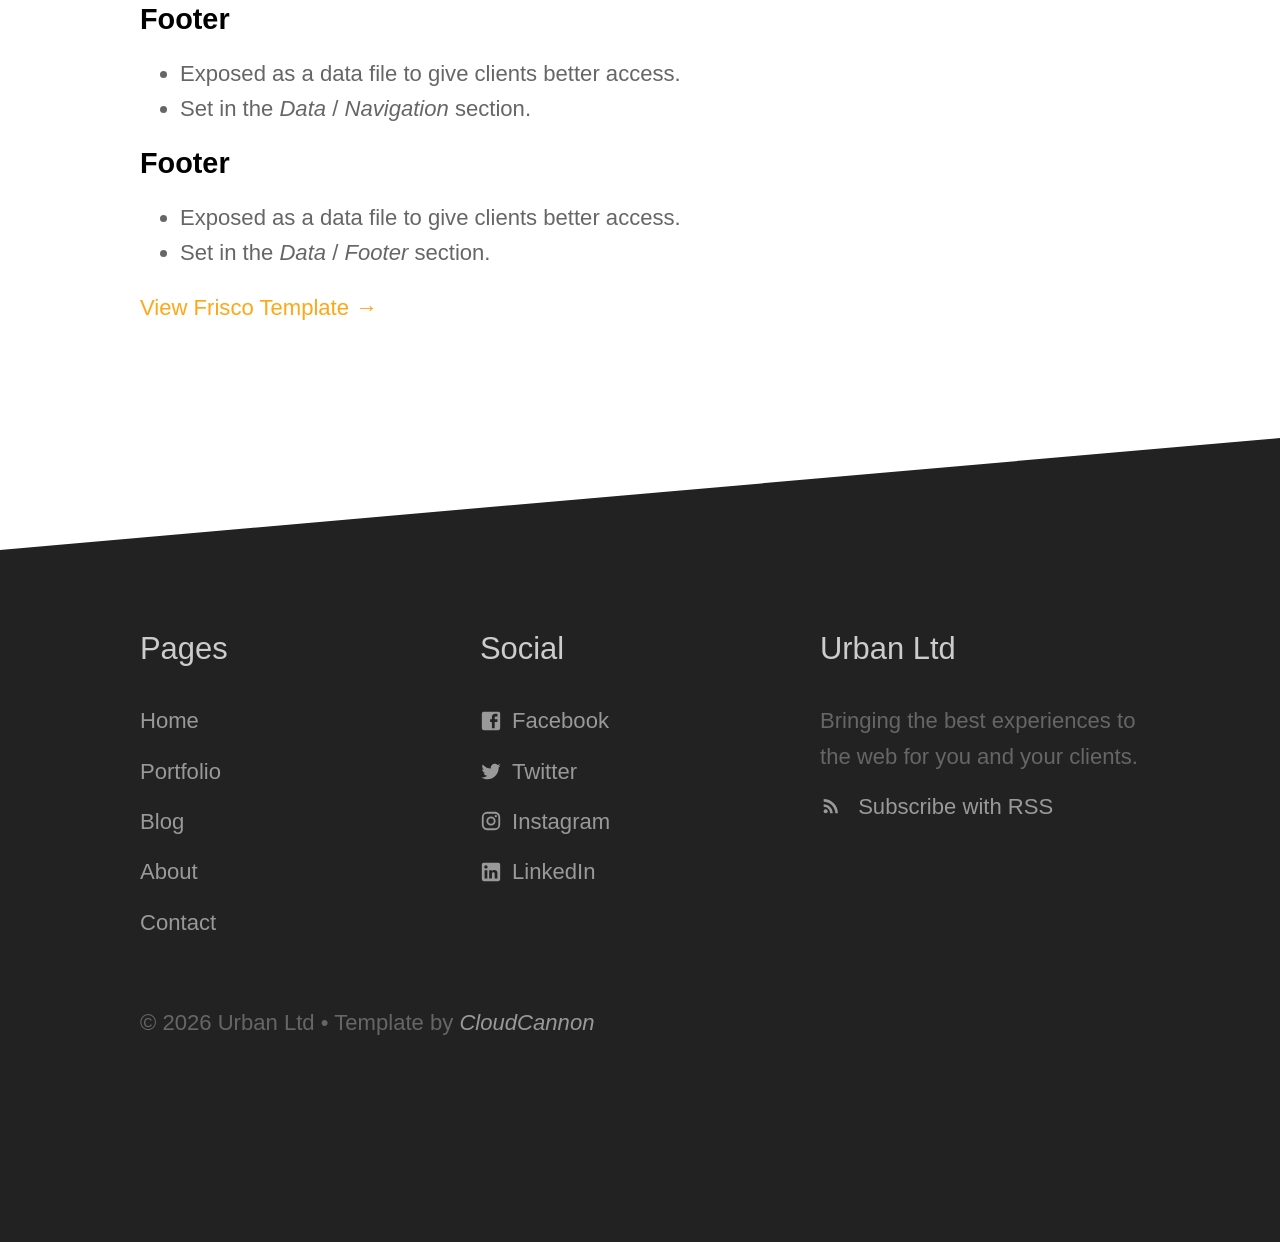
<file: clients/frisco/index.html>
<!DOCTYPE html>
<html lang="en">
	<head>
		<meta charset="utf-8" />
		<link rel="icon" href="/images/favicon.png" />
		<meta name="viewport" content="width=device-width, initial-scale=1" />
		<title>Urban Template</title><meta name="robots" content="index,follow" data-svelte="svelte-48x7jy"><meta name="googlebot" content="index,follow" data-svelte="svelte-48x7jy"><meta name="description" content="Urban is a strong foundation for the web presence of your agency." data-svelte="svelte-48x7jy"><link rel="canonical" href="https:/example.com/clients/frisco" data-svelte="svelte-48x7jy">

    <meta property="og:description" content="Urban is a strong foundation for the web presence of your agency." data-svelte="svelte-48x7jy">

    <meta property="og:url" content="https://example.com/" data-svelte="svelte-48x7jy">

    

    

    <link rel="alternate" type="application/rss+xml" href="/feed.xml" data-svelte="svelte-x3nvf7"><link rel="sitemap" type="application/xml" title="undefined - Sitemap" href="/sitemap.xml" data-svelte="svelte-x3nvf7">

		

		<link rel="modulepreload" href="/_app/start-4e9018a3.js">
		<link rel="modulepreload" href="/_app/chunks/vendor-6d249c00.js">
		<link rel="modulepreload" href="/_app/pages/__layout.svelte-2364397e.js">
		<link rel="modulepreload" href="/_app/chunks/site-e548a2a6.js">
		<link rel="modulepreload" href="/_app/pages/clients/[client].svelte-954b78ff.js">
		<link rel="modulepreload" href="/_app/chunks/Page-10b6d6ed.js">
		<link rel="stylesheet" href="/_app/assets/start-61d1577b.css">
		<link rel="stylesheet" href="/_app/assets/pages/__layout.svelte-ba7e3557.css">

		<script type="module">
			import { start } from "/_app/start-4e9018a3.js";
			start({
				target: document.querySelector("#svelte"),
				paths: {"base":"","assets":""},
				session: {},
				host: location.host,
				route: true,
				spa: false,
				trailing_slash: "never",
				hydrate: {
					status: 200,
					error: null,
					nodes: [
						import("/_app/pages/__layout.svelte-2364397e.js"),
						import("/_app/pages/clients/[client].svelte-954b78ff.js")
					],
					page: {
						host: location.host, // TODO this is redundant
						path: "\u002Fclients\u002Ffrisco",
						query: new URLSearchParams(""),
						params: {client:"frisco"}
					}
				}
			});
		</script>
	</head>
	<body>
		<div id="svelte">


<header><div class="container"><h1 class="company-name"><a href="/"><img src="/images/logo.svg" alt="Urban" width="150"></a></h1>
		<nav><a class="nav-toggle" id="open-nav">☰</a>
			<ul><li><a class="" href="/portfolio/">Portfolio</a></li><li><a class="" href="/blog/">Blog</a></li><li><a class="" href="/about/">About</a></li><li><a class="" href="/contact/">Contact</a></li></ul></nav></div></header>







<section class="hero diagonal"><div class="container"><h2 slot="heading"><a href="/portfolio">Our Work</a> <span>/ Frisco Template</span></h2>

		<p class="subtext">App marketing template for Jekyll</p>
		
		</div></section>

<section class="diagonal"><div class="container"><p><img src="/images/clients/frisco.jpg" class="screenshot"></p>
			<div><div class="post-content"><!-- HTML_TAG_START --><p>App promotion themed template for Jekyll. Browse through a <a href="https://brave-submarine.cloudvent.net/">live demo</a>.
Increase the web presence of a App with this configurable theme.</p>
<p>Frisco was made by <a href="https://cloudcannon.com/">CloudCannon</a>, the Cloud CMS for Jekyll.</p>
<p>Find more templates, themes and step-by-step Jekyll tutorials at <a href="https://learn.cloudcannon.com/">CloudCannon Academy</a>.</p>
<h2>Features</h2>
<ul>
<li>Contact form</li>
<li>Pre-built pages</li>
<li>Pre-styled components</li>
<li>Blog with pagination</li>
<li>Post category pages</li>
<li>Disqus comments for posts</li>
<li>Staff and author system</li>
<li>Configurable footer</li>
<li>Optimised for editing in <a href="https://cloudcannon.com/">CloudCannon</a></li>
<li>RSS/Atom feed</li>
<li>SEO tags</li>
<li>Google Analytics</li>
</ul>
<h2>Setup</h2>
<ol>
<li>Add your site and author details in <code>_config.yml</code>.</li>
<li>Add your Google Analytics and Disqus keys to <code>_config.yml</code>.</li>
<li>Get a workflow going to see your site's output (with <a href="https://app.cloudcannon.com/">CloudCannon</a> or Jekyll locally).</li>
</ol>
<h2>Develop</h2>
<p>Frisco was built with <a href="https://jekyllrb.com/">Jekyll</a> version 3.3.1, but should support newer versions as well.</p>
<p>Install the dependencies with <a href="https://bundler.io/">Bundler</a>:</p>
<pre><code class="language-bash">$ bundle install
</code></pre>
<p>Run <code>jekyll</code> commands through Bundler to ensure you're using the right versions:</p>
<pre><code class="language-bash">$ bundle exec jekyll serve
</code></pre>
<h2>Editing</h2>
<p>Frisco is already optimised for adding, updating and removing pages, staff, advice, company details and footer elements in CloudCannon.</p>
<h3>Posts</h3>
<ul>
<li>Add, update or remove a post in the <em>Posts</em> collection.</li>
<li>The <strong>Staff Author</strong> field links to members in the <strong>Staff Members</strong> collection.</li>
<li>Documentation pages are organised in the navigation by category, with URLs based on the path inside the <code>_docs</code> folder.</li>
<li>Change the defaults when new posts are created in <code>_posts/_defaults.md</code>.</li>
</ul>
<h3>Contact Form</h3>
<ul>
<li>Preconfigured to work with CloudCannon, but easily changed to another provider (e.g. <a href="https://formspree.io/">FormSpree</a>).</li>
</ul>
<h3>Staff</h3>
<ul>
<li>Reused around the site to save multiple editing locations.</li>
</ul>
<h3>Footer</h3>
<ul>
<li>Exposed as a data file to give clients better access.</li>
<li>Set in the <em>Data</em> / <em>Navigation</em> section.</li>
</ul>
<h3>Footer</h3>
<ul>
<li>Exposed as a data file to give clients better access.</li>
<li>Set in the <em>Data</em> / <em>Footer</em> section.</li>
</ul>
<!-- HTML_TAG_END --></div></div>
			<p><a href="https://github.com/CloudCannon/frisco-jekyll-template">View Frisco Template →</a></p></div></section>

<footer class="diagonal"><div class="container"><p class="editor-link"><a href="cloudcannon:data/data/footer.json" class="btn"><strong>✎</strong> Edit Footer</a></p>
		<div class="footer-columns"><ul class="footer-links"><li><h2>Pages</h2></li>

					<li><a href="/" target="_self">Home</a>
						</li><li><a href="/portfolio" target="_self">Portfolio</a>
						</li><li><a href="/blog" target="_self">Blog</a>
						</li><li><a href="/about" target="_self">About</a>
						</li><li><a href="/contact" target="_self">Contact</a>
						</li>
				</ul><ul class="footer-links"><li><h2>Social</h2></li>

					<li><a href="https://facebook.com/cloudcannon/" target="_blank"><svg fill="#000000" height="24" viewBox="0 0 24 24" width="24" xmlns="https://www.w3.org/2000/svg"><!-- HTML_TAG_START --><path d="M19,4V7H17A1,1 0 0,0 16,8V10H19V13H16V20H13V13H11V10H13V7.5C13,5.56 14.57,4 16.5,4M20,2H4A2,2 0 0,0 2,4V20A2,2 0 0,0 4,22H20A2,2 0 0,0 22,20V4C22,2.89 21.1,2 20,2Z" /><!-- HTML_TAG_END --></svg>Facebook</a>
						</li><li><a href="https://twitter.com/cloudcannon/" target="_blank"><svg fill="#000000" height="24" viewBox="0 0 24 24" width="24" xmlns="https://www.w3.org/2000/svg"><!-- HTML_TAG_START --><path d="M22.46,6C21.69,6.35 20.86,6.58 20,6.69C20.88,6.16 21.56,5.32 21.88,4.31C21.05,4.81 20.13,5.16 19.16,5.36C18.37,4.5 17.26,4 16,4C13.65,4 11.73,5.92 11.73,8.29C11.73,8.63 11.77,8.96 11.84,9.27C8.28,9.09 5.11,7.38 3,4.79C2.63,5.42 2.42,6.16 2.42,6.94C2.42,8.43 3.17,9.75 4.33,10.5C3.62,10.5 2.96,10.3 2.38,10C2.38,10 2.38,10 2.38,10.03C2.38,12.11 3.86,13.85 5.82,14.24C5.46,14.34 5.08,14.39 4.69,14.39C4.42,14.39 4.15,14.36 3.89,14.31C4.43,16 6,17.26 7.89,17.29C6.43,18.45 4.58,19.13 2.56,19.13C2.22,19.13 1.88,19.11 1.54,19.07C3.44,20.29 5.7,21 8.12,21C16,21 20.33,14.46 20.33,8.79C20.33,8.6 20.33,8.42 20.32,8.23C21.16,7.63 21.88,6.87 22.46,6Z" /><!-- HTML_TAG_END --></svg>Twitter</a>
						</li><li><a href="https://instagram.com/" target="_blank"><svg fill="#000000" height="24" viewBox="0 0 24 24" width="24" xmlns="https://www.w3.org/2000/svg"><!-- HTML_TAG_START --><path d="M7.8,2H16.2C19.4,2 22,4.6 22,7.8V16.2A5.8,5.8 0 0,1 16.2,22H7.8C4.6,22 2,19.4 2,16.2V7.8A5.8,5.8 0 0,1 7.8,2M7.6,4A3.6,3.6 0 0,0 4,7.6V16.4C4,18.39 5.61,20 7.6,20H16.4A3.6,3.6 0 0,0 20,16.4V7.6C20,5.61 18.39,4 16.4,4H7.6M17.25,5.5A1.25,1.25 0 0,1 18.5,6.75A1.25,1.25 0 0,1 17.25,8A1.25,1.25 0 0,1 16,6.75A1.25,1.25 0 0,1 17.25,5.5M12,7A5,5 0 0,1 17,12A5,5 0 0,1 12,17A5,5 0 0,1 7,12A5,5 0 0,1 12,7M12,9A3,3 0 0,0 9,12A3,3 0 0,0 12,15A3,3 0 0,0 15,12A3,3 0 0,0 12,9Z" /><!-- HTML_TAG_END --></svg>Instagram</a>
						</li><li><a href="https://linkedin.com/company/cloud-cannon" target="_blank"><svg fill="#000000" height="24" viewBox="0 0 24 24" width="24" xmlns="https://www.w3.org/2000/svg"><!-- HTML_TAG_START --><path d="M19,19H16V13.7A1.5,1.5 0 0,0 14.5,12.2A1.5,1.5 0 0,0 13,13.7V19H10V10H13V11.2C13.5,10.36 14.59,9.8 15.5,9.8A3.5,3.5 0 0,1 19,13.3M6.5,8.31C5.5,8.31 4.69,7.5 4.69,6.5A1.81,1.81 0 0,1 6.5,4.69C7.5,4.69 8.31,5.5 8.31,6.5A1.81,1.81 0 0,1 6.5,8.31M8,19H5V10H8M20,2H4C2.89,2 2,2.89 2,4V20A2,2 0 0,0 4,22H20A2,2 0 0,0 22,20V4C22,2.89 21.1,2 20,2Z" /><!-- HTML_TAG_END --></svg>LinkedIn</a>
						</li>
				</ul>

			<ul class="footer-links"><li><h2>Urban Ltd</h2></li>
				<li>Bringing the best experiences to the web for you and your clients.</li>
				<li><a href="/feed.xml"><svg fill="#000000" height="24" viewBox="0 0 24 24" width="24" xmlns="https://www.w3.org/2000/svg"><!-- HTML_TAG_START --><path d="M0 0h24v24H0z" fill="none"/><circle cx="6.18" cy="17.82" r="2.18"/><path d="M4 4.44v2.83c7.03 0 12.73 5.7 12.73 12.73h2.83c0-8.59-6.97-15.56-15.56-15.56zm0 5.66v2.83c3.9 0 7.07 3.17 7.07 7.07h2.83c0-5.47-4.43-9.9-9.9-9.9z"/><!-- HTML_TAG_END --></svg> Subscribe with RSS</a></li></ul></div></div>

	<div class="legal-line"><p class="container">© 2021 Urban Ltd • Template by <a href="https://cloudcannon.com/">CloudCannon</a></p></div></footer>



			<script type="application/json" data-type="svelte-data" data-url="/clients/frisco.json">{"status":200,"statusText":"","headers":{"content-type":"application/json; charset=utf-8"},"body":"{\"pageDetails\":{\"name\":\"Frisco Template\",\"subtitle\":\"App marketing template for Jekyll\",\"description\":null,\"external_url\":\"https:\u002F\u002Fgithub.com\u002FCloudCannon\u002Ffrisco-jekyll-template\",\"image_path\":\"\u002Fimages\u002Fclients\u002Ffrisco.jpg\",\"slug\":\"frisco\",\"content_html\":\"\u003Cp\u003EApp promotion themed template for Jekyll. Browse through a \u003Ca href=\\\"https:\u002F\u002Fbrave-submarine.cloudvent.net\u002F\\\"\u003Elive demo\u003C\u002Fa\u003E.\\nIncrease the web presence of a App with this configurable theme.\u003C\u002Fp\u003E\\n\u003Cp\u003EFrisco was made by \u003Ca href=\\\"https:\u002F\u002Fcloudcannon.com\u002F\\\"\u003ECloudCannon\u003C\u002Fa\u003E, the Cloud CMS for Jekyll.\u003C\u002Fp\u003E\\n\u003Cp\u003EFind more templates, themes and step-by-step Jekyll tutorials at \u003Ca href=\\\"https:\u002F\u002Flearn.cloudcannon.com\u002F\\\"\u003ECloudCannon Academy\u003C\u002Fa\u003E.\u003C\u002Fp\u003E\\n\u003Ch2\u003EFeatures\u003C\u002Fh2\u003E\\n\u003Cul\u003E\\n\u003Cli\u003EContact form\u003C\u002Fli\u003E\\n\u003Cli\u003EPre-built pages\u003C\u002Fli\u003E\\n\u003Cli\u003EPre-styled components\u003C\u002Fli\u003E\\n\u003Cli\u003EBlog with pagination\u003C\u002Fli\u003E\\n\u003Cli\u003EPost category pages\u003C\u002Fli\u003E\\n\u003Cli\u003EDisqus comments for posts\u003C\u002Fli\u003E\\n\u003Cli\u003EStaff and author system\u003C\u002Fli\u003E\\n\u003Cli\u003EConfigurable footer\u003C\u002Fli\u003E\\n\u003Cli\u003EOptimised for editing in \u003Ca href=\\\"https:\u002F\u002Fcloudcannon.com\u002F\\\"\u003ECloudCannon\u003C\u002Fa\u003E\u003C\u002Fli\u003E\\n\u003Cli\u003ERSS\u002FAtom feed\u003C\u002Fli\u003E\\n\u003Cli\u003ESEO tags\u003C\u002Fli\u003E\\n\u003Cli\u003EGoogle Analytics\u003C\u002Fli\u003E\\n\u003C\u002Ful\u003E\\n\u003Ch2\u003ESetup\u003C\u002Fh2\u003E\\n\u003Col\u003E\\n\u003Cli\u003EAdd your site and author details in \u003Ccode\u003E_config.yml\u003C\u002Fcode\u003E.\u003C\u002Fli\u003E\\n\u003Cli\u003EAdd your Google Analytics and Disqus keys to \u003Ccode\u003E_config.yml\u003C\u002Fcode\u003E.\u003C\u002Fli\u003E\\n\u003Cli\u003EGet a workflow going to see your site's output (with \u003Ca href=\\\"https:\u002F\u002Fapp.cloudcannon.com\u002F\\\"\u003ECloudCannon\u003C\u002Fa\u003E or Jekyll locally).\u003C\u002Fli\u003E\\n\u003C\u002Fol\u003E\\n\u003Ch2\u003EDevelop\u003C\u002Fh2\u003E\\n\u003Cp\u003EFrisco was built with \u003Ca href=\\\"https:\u002F\u002Fjekyllrb.com\u002F\\\"\u003EJekyll\u003C\u002Fa\u003E version 3.3.1, but should support newer versions as well.\u003C\u002Fp\u003E\\n\u003Cp\u003EInstall the dependencies with \u003Ca href=\\\"https:\u002F\u002Fbundler.io\u002F\\\"\u003EBundler\u003C\u002Fa\u003E:\u003C\u002Fp\u003E\\n\u003Cpre\u003E\u003Ccode class=\\\"language-bash\\\"\u003E$ bundle install\\n\u003C\u002Fcode\u003E\u003C\u002Fpre\u003E\\n\u003Cp\u003ERun \u003Ccode\u003Ejekyll\u003C\u002Fcode\u003E commands through Bundler to ensure you're using the right versions:\u003C\u002Fp\u003E\\n\u003Cpre\u003E\u003Ccode class=\\\"language-bash\\\"\u003E$ bundle exec jekyll serve\\n\u003C\u002Fcode\u003E\u003C\u002Fpre\u003E\\n\u003Ch2\u003EEditing\u003C\u002Fh2\u003E\\n\u003Cp\u003EFrisco is already optimised for adding, updating and removing pages, staff, advice, company details and footer elements in CloudCannon.\u003C\u002Fp\u003E\\n\u003Ch3\u003EPosts\u003C\u002Fh3\u003E\\n\u003Cul\u003E\\n\u003Cli\u003EAdd, update or remove a post in the \u003Cem\u003EPosts\u003C\u002Fem\u003E collection.\u003C\u002Fli\u003E\\n\u003Cli\u003EThe \u003Cstrong\u003EStaff Author\u003C\u002Fstrong\u003E field links to members in the \u003Cstrong\u003EStaff Members\u003C\u002Fstrong\u003E collection.\u003C\u002Fli\u003E\\n\u003Cli\u003EDocumentation pages are organised in the navigation by category, with URLs based on the path inside the \u003Ccode\u003E_docs\u003C\u002Fcode\u003E folder.\u003C\u002Fli\u003E\\n\u003Cli\u003EChange the defaults when new posts are created in \u003Ccode\u003E_posts\u002F_defaults.md\u003C\u002Fcode\u003E.\u003C\u002Fli\u003E\\n\u003C\u002Ful\u003E\\n\u003Ch3\u003EContact Form\u003C\u002Fh3\u003E\\n\u003Cul\u003E\\n\u003Cli\u003EPreconfigured to work with CloudCannon, but easily changed to another provider (e.g. \u003Ca href=\\\"https:\u002F\u002Fformspree.io\u002F\\\"\u003EFormSpree\u003C\u002Fa\u003E).\u003C\u002Fli\u003E\\n\u003C\u002Ful\u003E\\n\u003Ch3\u003EStaff\u003C\u002Fh3\u003E\\n\u003Cul\u003E\\n\u003Cli\u003EReused around the site to save multiple editing locations.\u003C\u002Fli\u003E\\n\u003C\u002Ful\u003E\\n\u003Ch3\u003EFooter\u003C\u002Fh3\u003E\\n\u003Cul\u003E\\n\u003Cli\u003EExposed as a data file to give clients better access.\u003C\u002Fli\u003E\\n\u003Cli\u003ESet in the \u003Cem\u003EData\u003C\u002Fem\u003E \u002F \u003Cem\u003ENavigation\u003C\u002Fem\u003E section.\u003C\u002Fli\u003E\\n\u003C\u002Ful\u003E\\n\u003Ch3\u003EFooter\u003C\u002Fh3\u003E\\n\u003Cul\u003E\\n\u003Cli\u003EExposed as a data file to give clients better access.\u003C\u002Fli\u003E\\n\u003Cli\u003ESet in the \u003Cem\u003EData\u003C\u002Fem\u003E \u002F \u003Cem\u003EFooter\u003C\u002Fem\u003E section.\u003C\u002Fli\u003E\\n\u003C\u002Ful\u003E\\n\"},\"portfolio\":{\"title\":\"Portfolio\",\"heading\":\"Our Work\",\"subtitle\":\"See some of our proud customers with exemplary results.\",\"description\":null,\"slug\":\"portfolio\",\"content_html\":\"\"}}"}</script>
		</div>
	</body>
</html>
</file>
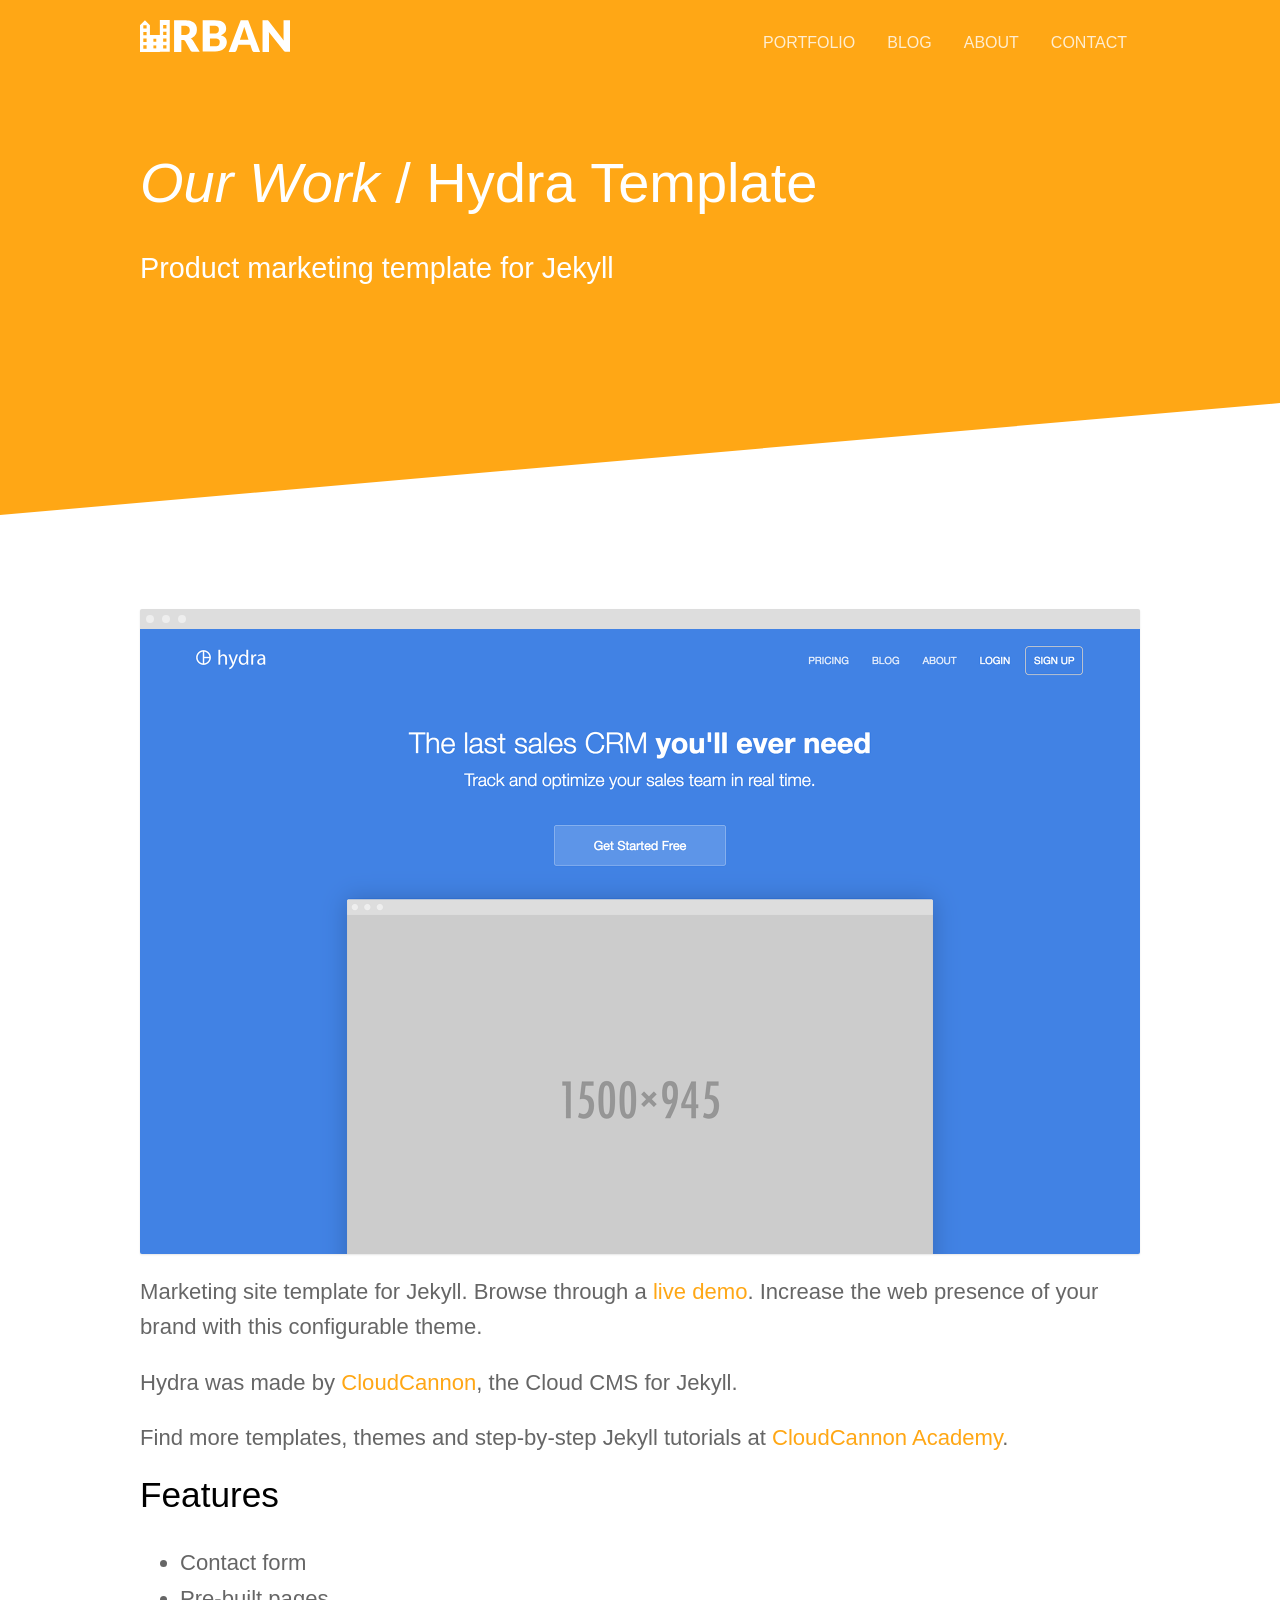
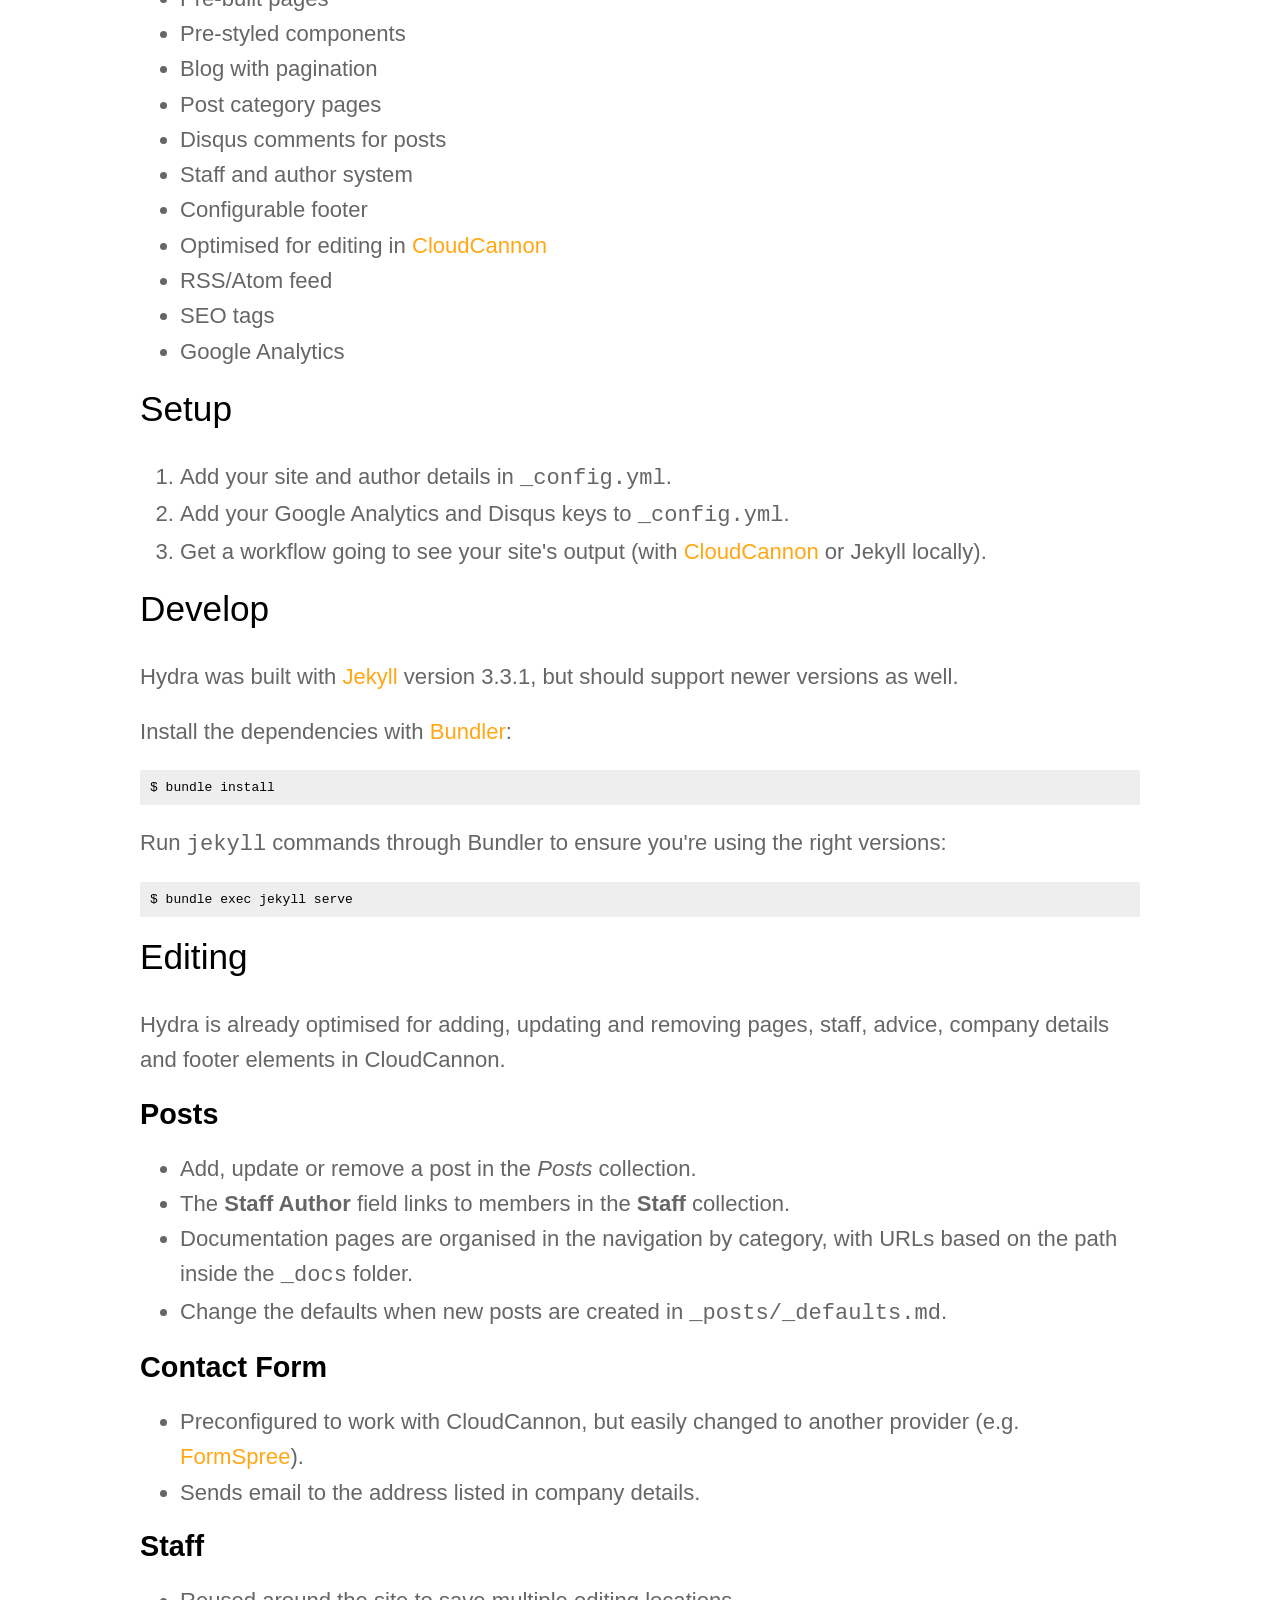
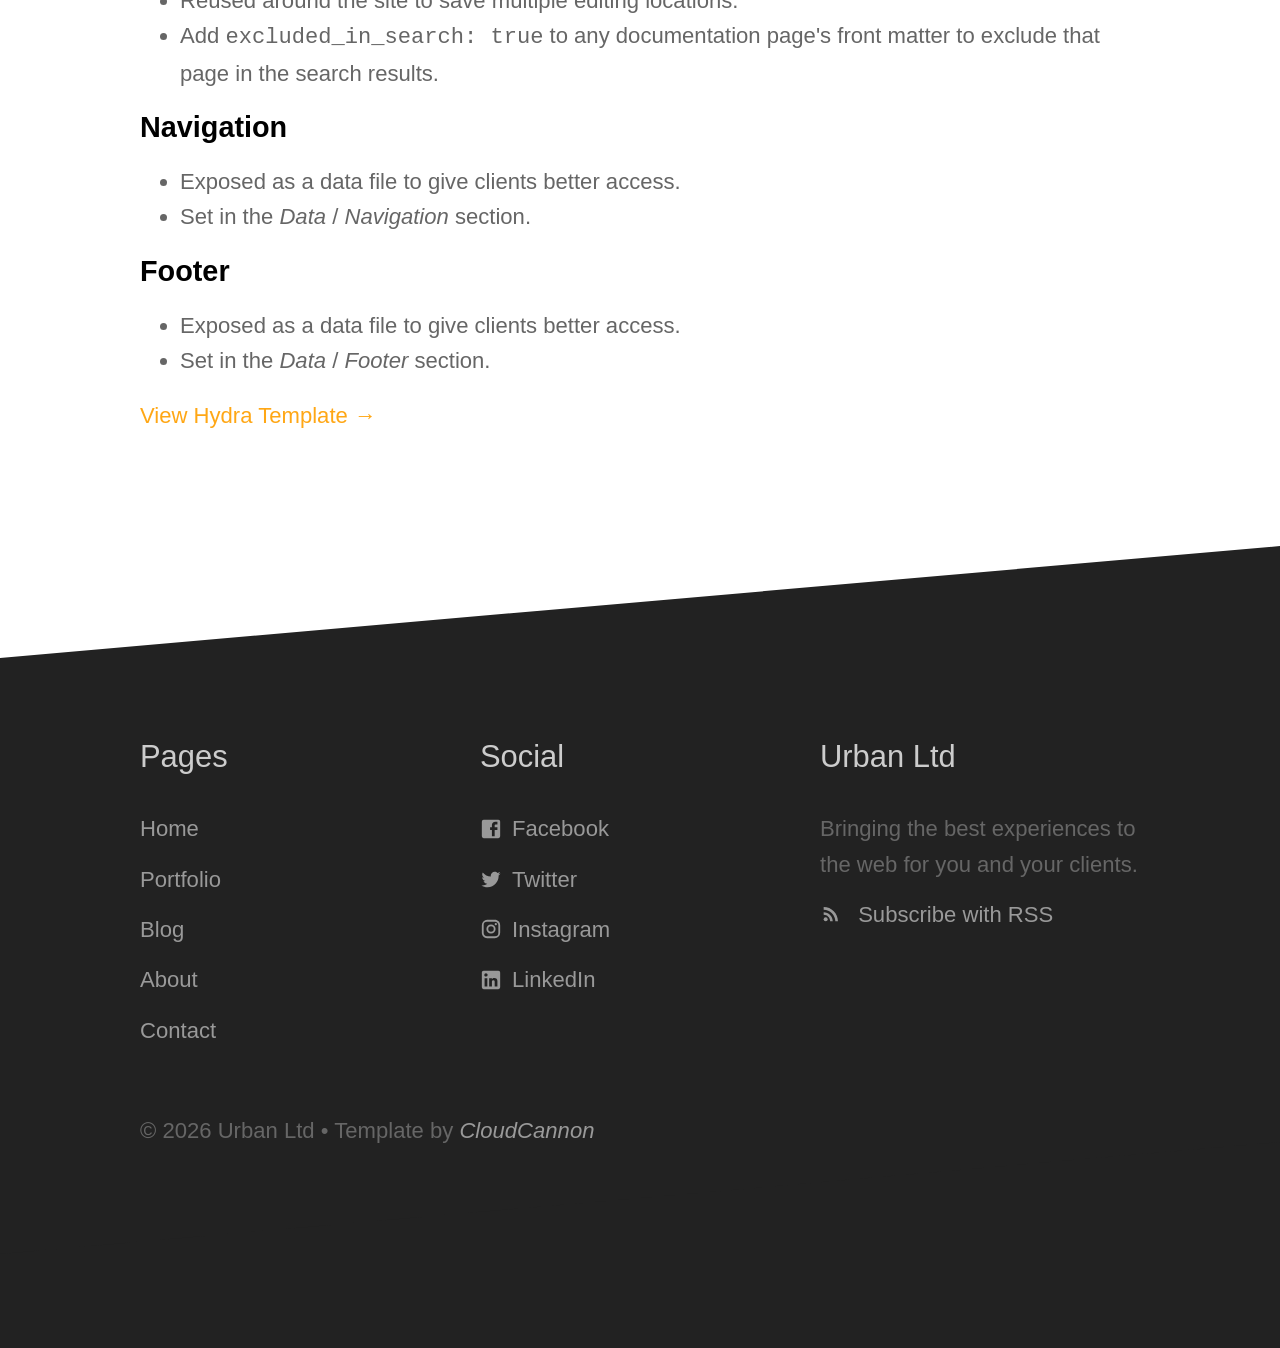
<file: clients/hydra/index.html>
<!DOCTYPE html>
<html lang="en">
	<head>
		<meta charset="utf-8" />
		<link rel="icon" href="/images/favicon.png" />
		<meta name="viewport" content="width=device-width, initial-scale=1" />
		<title>Urban Template</title><meta name="robots" content="index,follow" data-svelte="svelte-48x7jy"><meta name="googlebot" content="index,follow" data-svelte="svelte-48x7jy"><meta name="description" content="Urban is a strong foundation for the web presence of your agency." data-svelte="svelte-48x7jy"><link rel="canonical" href="https:/example.com/clients/hydra" data-svelte="svelte-48x7jy">

    <meta property="og:description" content="Urban is a strong foundation for the web presence of your agency." data-svelte="svelte-48x7jy">

    <meta property="og:url" content="https://example.com/" data-svelte="svelte-48x7jy">

    

    

    <link rel="alternate" type="application/rss+xml" href="/feed.xml" data-svelte="svelte-x3nvf7"><link rel="sitemap" type="application/xml" title="undefined - Sitemap" href="/sitemap.xml" data-svelte="svelte-x3nvf7">

		

		<link rel="modulepreload" href="/_app/start-4e9018a3.js">
		<link rel="modulepreload" href="/_app/chunks/vendor-6d249c00.js">
		<link rel="modulepreload" href="/_app/pages/__layout.svelte-2364397e.js">
		<link rel="modulepreload" href="/_app/chunks/site-e548a2a6.js">
		<link rel="modulepreload" href="/_app/pages/clients/[client].svelte-954b78ff.js">
		<link rel="modulepreload" href="/_app/chunks/Page-10b6d6ed.js">
		<link rel="stylesheet" href="/_app/assets/start-61d1577b.css">
		<link rel="stylesheet" href="/_app/assets/pages/__layout.svelte-ba7e3557.css">

		<script type="module">
			import { start } from "/_app/start-4e9018a3.js";
			start({
				target: document.querySelector("#svelte"),
				paths: {"base":"","assets":""},
				session: {},
				host: location.host,
				route: true,
				spa: false,
				trailing_slash: "never",
				hydrate: {
					status: 200,
					error: null,
					nodes: [
						import("/_app/pages/__layout.svelte-2364397e.js"),
						import("/_app/pages/clients/[client].svelte-954b78ff.js")
					],
					page: {
						host: location.host, // TODO this is redundant
						path: "\u002Fclients\u002Fhydra",
						query: new URLSearchParams(""),
						params: {client:"hydra"}
					}
				}
			});
		</script>
	</head>
	<body>
		<div id="svelte">


<header><div class="container"><h1 class="company-name"><a href="/"><img src="/images/logo.svg" alt="Urban" width="150"></a></h1>
		<nav><a class="nav-toggle" id="open-nav">☰</a>
			<ul><li><a class="" href="/portfolio/">Portfolio</a></li><li><a class="" href="/blog/">Blog</a></li><li><a class="" href="/about/">About</a></li><li><a class="" href="/contact/">Contact</a></li></ul></nav></div></header>







<section class="hero diagonal"><div class="container"><h2 slot="heading"><a href="/portfolio">Our Work</a> <span>/ Hydra Template</span></h2>

		<p class="subtext">Product marketing template for Jekyll</p>
		
		</div></section>

<section class="diagonal"><div class="container"><p><img src="/images/clients/hydra.png" class="screenshot"></p>
			<div><div class="post-content"><!-- HTML_TAG_START --><p>Marketing site template for Jekyll. Browse through a <a href="https://proud-alligator.cloudvent.net/">live demo</a>.
Increase the web presence of your brand with this configurable theme.</p>
<p>Hydra was made by <a href="https://cloudcannon.com/">CloudCannon</a>, the Cloud CMS for Jekyll.</p>
<p>Find more templates, themes and step-by-step Jekyll tutorials at <a href="https://learn.cloudcannon.com/">CloudCannon Academy</a>.</p>
<h2>Features</h2>
<ul>
<li>Contact form</li>
<li>Pre-built pages</li>
<li>Pre-styled components</li>
<li>Blog with pagination</li>
<li>Post category pages</li>
<li>Disqus comments for posts</li>
<li>Staff and author system</li>
<li>Configurable footer</li>
<li>Optimised for editing in <a href="https://cloudcannon.com/">CloudCannon</a></li>
<li>RSS/Atom feed</li>
<li>SEO tags</li>
<li>Google Analytics</li>
</ul>
<h2>Setup</h2>
<ol>
<li>Add your site and author details in <code>_config.yml</code>.</li>
<li>Add your Google Analytics and Disqus keys to <code>_config.yml</code>.</li>
<li>Get a workflow going to see your site's output (with <a href="https://app.cloudcannon.com/">CloudCannon</a> or Jekyll locally).</li>
</ol>
<h2>Develop</h2>
<p>Hydra was built with <a href="https://jekyllrb.com/">Jekyll</a> version 3.3.1, but should support newer versions as well.</p>
<p>Install the dependencies with <a href="https://bundler.io/">Bundler</a>:</p>
<pre><code class="language-bash">$ bundle install
</code></pre>
<p>Run <code>jekyll</code> commands through Bundler to ensure you're using the right versions:</p>
<pre><code class="language-bash">$ bundle exec jekyll serve
</code></pre>
<h2>Editing</h2>
<p>Hydra is already optimised for adding, updating and removing pages, staff, advice, company details and footer elements in CloudCannon.</p>
<h3>Posts</h3>
<ul>
<li>Add, update or remove a post in the <em>Posts</em> collection.</li>
<li>The <strong>Staff Author</strong> field links to members in the <strong>Staff</strong> collection.</li>
<li>Documentation pages are organised in the navigation by category, with URLs based on the path inside the <code>_docs</code> folder.</li>
<li>Change the defaults when new posts are created in <code>_posts/_defaults.md</code>.</li>
</ul>
<h3>Contact Form</h3>
<ul>
<li>Preconfigured to work with CloudCannon, but easily changed to another provider (e.g. <a href="https://formspree.io/">FormSpree</a>).</li>
<li>Sends email to the address listed in company details.</li>
</ul>
<h3>Staff</h3>
<ul>
<li>Reused around the site to save multiple editing locations.</li>
<li>Add <code>excluded_in_search: true</code> to any documentation page's front matter to exclude that page in the search results.</li>
</ul>
<h3>Navigation</h3>
<ul>
<li>Exposed as a data file to give clients better access.</li>
<li>Set in the <em>Data</em> / <em>Navigation</em> section.</li>
</ul>
<h3>Footer</h3>
<ul>
<li>Exposed as a data file to give clients better access.</li>
<li>Set in the <em>Data</em> / <em>Footer</em> section.</li>
</ul>
<!-- HTML_TAG_END --></div></div>
			<p><a href="https://github.com/CloudCannon/hydra-jekyll-template">View Hydra Template →</a></p></div></section>

<footer class="diagonal"><div class="container"><p class="editor-link"><a href="cloudcannon:data/data/footer.json" class="btn"><strong>✎</strong> Edit Footer</a></p>
		<div class="footer-columns"><ul class="footer-links"><li><h2>Pages</h2></li>

					<li><a href="/" target="_self">Home</a>
						</li><li><a href="/portfolio" target="_self">Portfolio</a>
						</li><li><a href="/blog" target="_self">Blog</a>
						</li><li><a href="/about" target="_self">About</a>
						</li><li><a href="/contact" target="_self">Contact</a>
						</li>
				</ul><ul class="footer-links"><li><h2>Social</h2></li>

					<li><a href="https://facebook.com/cloudcannon/" target="_blank"><svg fill="#000000" height="24" viewBox="0 0 24 24" width="24" xmlns="https://www.w3.org/2000/svg"><!-- HTML_TAG_START --><path d="M19,4V7H17A1,1 0 0,0 16,8V10H19V13H16V20H13V13H11V10H13V7.5C13,5.56 14.57,4 16.5,4M20,2H4A2,2 0 0,0 2,4V20A2,2 0 0,0 4,22H20A2,2 0 0,0 22,20V4C22,2.89 21.1,2 20,2Z" /><!-- HTML_TAG_END --></svg>Facebook</a>
						</li><li><a href="https://twitter.com/cloudcannon/" target="_blank"><svg fill="#000000" height="24" viewBox="0 0 24 24" width="24" xmlns="https://www.w3.org/2000/svg"><!-- HTML_TAG_START --><path d="M22.46,6C21.69,6.35 20.86,6.58 20,6.69C20.88,6.16 21.56,5.32 21.88,4.31C21.05,4.81 20.13,5.16 19.16,5.36C18.37,4.5 17.26,4 16,4C13.65,4 11.73,5.92 11.73,8.29C11.73,8.63 11.77,8.96 11.84,9.27C8.28,9.09 5.11,7.38 3,4.79C2.63,5.42 2.42,6.16 2.42,6.94C2.42,8.43 3.17,9.75 4.33,10.5C3.62,10.5 2.96,10.3 2.38,10C2.38,10 2.38,10 2.38,10.03C2.38,12.11 3.86,13.85 5.82,14.24C5.46,14.34 5.08,14.39 4.69,14.39C4.42,14.39 4.15,14.36 3.89,14.31C4.43,16 6,17.26 7.89,17.29C6.43,18.45 4.58,19.13 2.56,19.13C2.22,19.13 1.88,19.11 1.54,19.07C3.44,20.29 5.7,21 8.12,21C16,21 20.33,14.46 20.33,8.79C20.33,8.6 20.33,8.42 20.32,8.23C21.16,7.63 21.88,6.87 22.46,6Z" /><!-- HTML_TAG_END --></svg>Twitter</a>
						</li><li><a href="https://instagram.com/" target="_blank"><svg fill="#000000" height="24" viewBox="0 0 24 24" width="24" xmlns="https://www.w3.org/2000/svg"><!-- HTML_TAG_START --><path d="M7.8,2H16.2C19.4,2 22,4.6 22,7.8V16.2A5.8,5.8 0 0,1 16.2,22H7.8C4.6,22 2,19.4 2,16.2V7.8A5.8,5.8 0 0,1 7.8,2M7.6,4A3.6,3.6 0 0,0 4,7.6V16.4C4,18.39 5.61,20 7.6,20H16.4A3.6,3.6 0 0,0 20,16.4V7.6C20,5.61 18.39,4 16.4,4H7.6M17.25,5.5A1.25,1.25 0 0,1 18.5,6.75A1.25,1.25 0 0,1 17.25,8A1.25,1.25 0 0,1 16,6.75A1.25,1.25 0 0,1 17.25,5.5M12,7A5,5 0 0,1 17,12A5,5 0 0,1 12,17A5,5 0 0,1 7,12A5,5 0 0,1 12,7M12,9A3,3 0 0,0 9,12A3,3 0 0,0 12,15A3,3 0 0,0 15,12A3,3 0 0,0 12,9Z" /><!-- HTML_TAG_END --></svg>Instagram</a>
						</li><li><a href="https://linkedin.com/company/cloud-cannon" target="_blank"><svg fill="#000000" height="24" viewBox="0 0 24 24" width="24" xmlns="https://www.w3.org/2000/svg"><!-- HTML_TAG_START --><path d="M19,19H16V13.7A1.5,1.5 0 0,0 14.5,12.2A1.5,1.5 0 0,0 13,13.7V19H10V10H13V11.2C13.5,10.36 14.59,9.8 15.5,9.8A3.5,3.5 0 0,1 19,13.3M6.5,8.31C5.5,8.31 4.69,7.5 4.69,6.5A1.81,1.81 0 0,1 6.5,4.69C7.5,4.69 8.31,5.5 8.31,6.5A1.81,1.81 0 0,1 6.5,8.31M8,19H5V10H8M20,2H4C2.89,2 2,2.89 2,4V20A2,2 0 0,0 4,22H20A2,2 0 0,0 22,20V4C22,2.89 21.1,2 20,2Z" /><!-- HTML_TAG_END --></svg>LinkedIn</a>
						</li>
				</ul>

			<ul class="footer-links"><li><h2>Urban Ltd</h2></li>
				<li>Bringing the best experiences to the web for you and your clients.</li>
				<li><a href="/feed.xml"><svg fill="#000000" height="24" viewBox="0 0 24 24" width="24" xmlns="https://www.w3.org/2000/svg"><!-- HTML_TAG_START --><path d="M0 0h24v24H0z" fill="none"/><circle cx="6.18" cy="17.82" r="2.18"/><path d="M4 4.44v2.83c7.03 0 12.73 5.7 12.73 12.73h2.83c0-8.59-6.97-15.56-15.56-15.56zm0 5.66v2.83c3.9 0 7.07 3.17 7.07 7.07h2.83c0-5.47-4.43-9.9-9.9-9.9z"/><!-- HTML_TAG_END --></svg> Subscribe with RSS</a></li></ul></div></div>

	<div class="legal-line"><p class="container">© 2021 Urban Ltd • Template by <a href="https://cloudcannon.com/">CloudCannon</a></p></div></footer>



			<script type="application/json" data-type="svelte-data" data-url="/clients/hydra.json">{"status":200,"statusText":"","headers":{"content-type":"application/json; charset=utf-8"},"body":"{\"pageDetails\":{\"name\":\"Hydra Template\",\"subtitle\":\"Product marketing template for Jekyll\",\"description\":null,\"external_url\":\"https:\u002F\u002Fgithub.com\u002FCloudCannon\u002Fhydra-jekyll-template\",\"image_path\":\"\u002Fimages\u002Fclients\u002Fhydra.png\",\"slug\":\"hydra\",\"content_html\":\"\u003Cp\u003EMarketing site template for Jekyll. Browse through a \u003Ca href=\\\"https:\u002F\u002Fproud-alligator.cloudvent.net\u002F\\\"\u003Elive demo\u003C\u002Fa\u003E.\\nIncrease the web presence of your brand with this configurable theme.\u003C\u002Fp\u003E\\n\u003Cp\u003EHydra was made by \u003Ca href=\\\"https:\u002F\u002Fcloudcannon.com\u002F\\\"\u003ECloudCannon\u003C\u002Fa\u003E, the Cloud CMS for Jekyll.\u003C\u002Fp\u003E\\n\u003Cp\u003EFind more templates, themes and step-by-step Jekyll tutorials at \u003Ca href=\\\"https:\u002F\u002Flearn.cloudcannon.com\u002F\\\"\u003ECloudCannon Academy\u003C\u002Fa\u003E.\u003C\u002Fp\u003E\\n\u003Ch2\u003EFeatures\u003C\u002Fh2\u003E\\n\u003Cul\u003E\\n\u003Cli\u003EContact form\u003C\u002Fli\u003E\\n\u003Cli\u003EPre-built pages\u003C\u002Fli\u003E\\n\u003Cli\u003EPre-styled components\u003C\u002Fli\u003E\\n\u003Cli\u003EBlog with pagination\u003C\u002Fli\u003E\\n\u003Cli\u003EPost category pages\u003C\u002Fli\u003E\\n\u003Cli\u003EDisqus comments for posts\u003C\u002Fli\u003E\\n\u003Cli\u003EStaff and author system\u003C\u002Fli\u003E\\n\u003Cli\u003EConfigurable footer\u003C\u002Fli\u003E\\n\u003Cli\u003EOptimised for editing in \u003Ca href=\\\"https:\u002F\u002Fcloudcannon.com\u002F\\\"\u003ECloudCannon\u003C\u002Fa\u003E\u003C\u002Fli\u003E\\n\u003Cli\u003ERSS\u002FAtom feed\u003C\u002Fli\u003E\\n\u003Cli\u003ESEO tags\u003C\u002Fli\u003E\\n\u003Cli\u003EGoogle Analytics\u003C\u002Fli\u003E\\n\u003C\u002Ful\u003E\\n\u003Ch2\u003ESetup\u003C\u002Fh2\u003E\\n\u003Col\u003E\\n\u003Cli\u003EAdd your site and author details in \u003Ccode\u003E_config.yml\u003C\u002Fcode\u003E.\u003C\u002Fli\u003E\\n\u003Cli\u003EAdd your Google Analytics and Disqus keys to \u003Ccode\u003E_config.yml\u003C\u002Fcode\u003E.\u003C\u002Fli\u003E\\n\u003Cli\u003EGet a workflow going to see your site's output (with \u003Ca href=\\\"https:\u002F\u002Fapp.cloudcannon.com\u002F\\\"\u003ECloudCannon\u003C\u002Fa\u003E or Jekyll locally).\u003C\u002Fli\u003E\\n\u003C\u002Fol\u003E\\n\u003Ch2\u003EDevelop\u003C\u002Fh2\u003E\\n\u003Cp\u003EHydra was built with \u003Ca href=\\\"https:\u002F\u002Fjekyllrb.com\u002F\\\"\u003EJekyll\u003C\u002Fa\u003E version 3.3.1, but should support newer versions as well.\u003C\u002Fp\u003E\\n\u003Cp\u003EInstall the dependencies with \u003Ca href=\\\"https:\u002F\u002Fbundler.io\u002F\\\"\u003EBundler\u003C\u002Fa\u003E:\u003C\u002Fp\u003E\\n\u003Cpre\u003E\u003Ccode class=\\\"language-bash\\\"\u003E$ bundle install\\n\u003C\u002Fcode\u003E\u003C\u002Fpre\u003E\\n\u003Cp\u003ERun \u003Ccode\u003Ejekyll\u003C\u002Fcode\u003E commands through Bundler to ensure you're using the right versions:\u003C\u002Fp\u003E\\n\u003Cpre\u003E\u003Ccode class=\\\"language-bash\\\"\u003E$ bundle exec jekyll serve\\n\u003C\u002Fcode\u003E\u003C\u002Fpre\u003E\\n\u003Ch2\u003EEditing\u003C\u002Fh2\u003E\\n\u003Cp\u003EHydra is already optimised for adding, updating and removing pages, staff, advice, company details and footer elements in CloudCannon.\u003C\u002Fp\u003E\\n\u003Ch3\u003EPosts\u003C\u002Fh3\u003E\\n\u003Cul\u003E\\n\u003Cli\u003EAdd, update or remove a post in the \u003Cem\u003EPosts\u003C\u002Fem\u003E collection.\u003C\u002Fli\u003E\\n\u003Cli\u003EThe \u003Cstrong\u003EStaff Author\u003C\u002Fstrong\u003E field links to members in the \u003Cstrong\u003EStaff\u003C\u002Fstrong\u003E collection.\u003C\u002Fli\u003E\\n\u003Cli\u003EDocumentation pages are organised in the navigation by category, with URLs based on the path inside the \u003Ccode\u003E_docs\u003C\u002Fcode\u003E folder.\u003C\u002Fli\u003E\\n\u003Cli\u003EChange the defaults when new posts are created in \u003Ccode\u003E_posts\u002F_defaults.md\u003C\u002Fcode\u003E.\u003C\u002Fli\u003E\\n\u003C\u002Ful\u003E\\n\u003Ch3\u003EContact Form\u003C\u002Fh3\u003E\\n\u003Cul\u003E\\n\u003Cli\u003EPreconfigured to work with CloudCannon, but easily changed to another provider (e.g. \u003Ca href=\\\"https:\u002F\u002Fformspree.io\u002F\\\"\u003EFormSpree\u003C\u002Fa\u003E).\u003C\u002Fli\u003E\\n\u003Cli\u003ESends email to the address listed in company details.\u003C\u002Fli\u003E\\n\u003C\u002Ful\u003E\\n\u003Ch3\u003EStaff\u003C\u002Fh3\u003E\\n\u003Cul\u003E\\n\u003Cli\u003EReused around the site to save multiple editing locations.\u003C\u002Fli\u003E\\n\u003Cli\u003EAdd \u003Ccode\u003Eexcluded_in_search: true\u003C\u002Fcode\u003E to any documentation page's front matter to exclude that page in the search results.\u003C\u002Fli\u003E\\n\u003C\u002Ful\u003E\\n\u003Ch3\u003ENavigation\u003C\u002Fh3\u003E\\n\u003Cul\u003E\\n\u003Cli\u003EExposed as a data file to give clients better access.\u003C\u002Fli\u003E\\n\u003Cli\u003ESet in the \u003Cem\u003EData\u003C\u002Fem\u003E \u002F \u003Cem\u003ENavigation\u003C\u002Fem\u003E section.\u003C\u002Fli\u003E\\n\u003C\u002Ful\u003E\\n\u003Ch3\u003EFooter\u003C\u002Fh3\u003E\\n\u003Cul\u003E\\n\u003Cli\u003EExposed as a data file to give clients better access.\u003C\u002Fli\u003E\\n\u003Cli\u003ESet in the \u003Cem\u003EData\u003C\u002Fem\u003E \u002F \u003Cem\u003EFooter\u003C\u002Fem\u003E section.\u003C\u002Fli\u003E\\n\u003C\u002Ful\u003E\\n\"},\"portfolio\":{\"title\":\"Portfolio\",\"heading\":\"Our Work\",\"subtitle\":\"See some of our proud customers with exemplary results.\",\"description\":null,\"slug\":\"portfolio\",\"content_html\":\"\"}}"}</script>
		</div>
	</body>
</html>
</file>
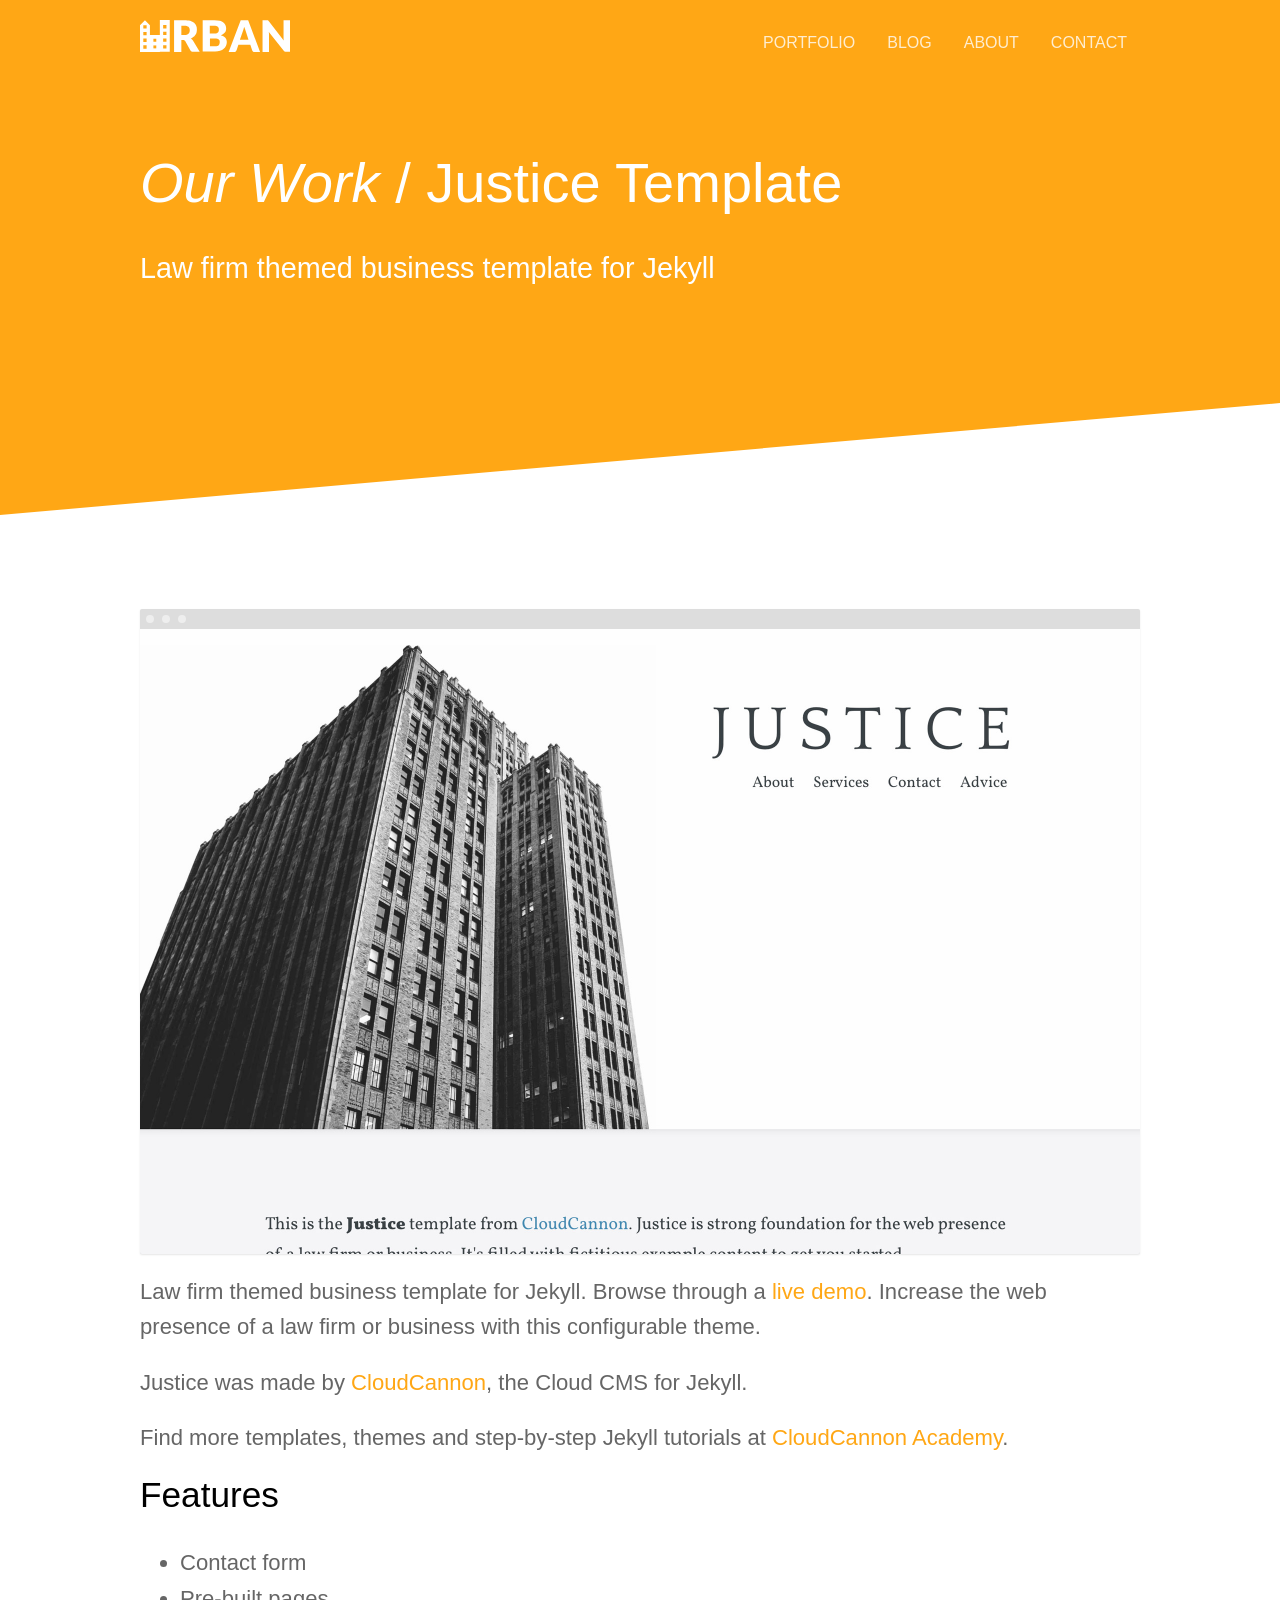
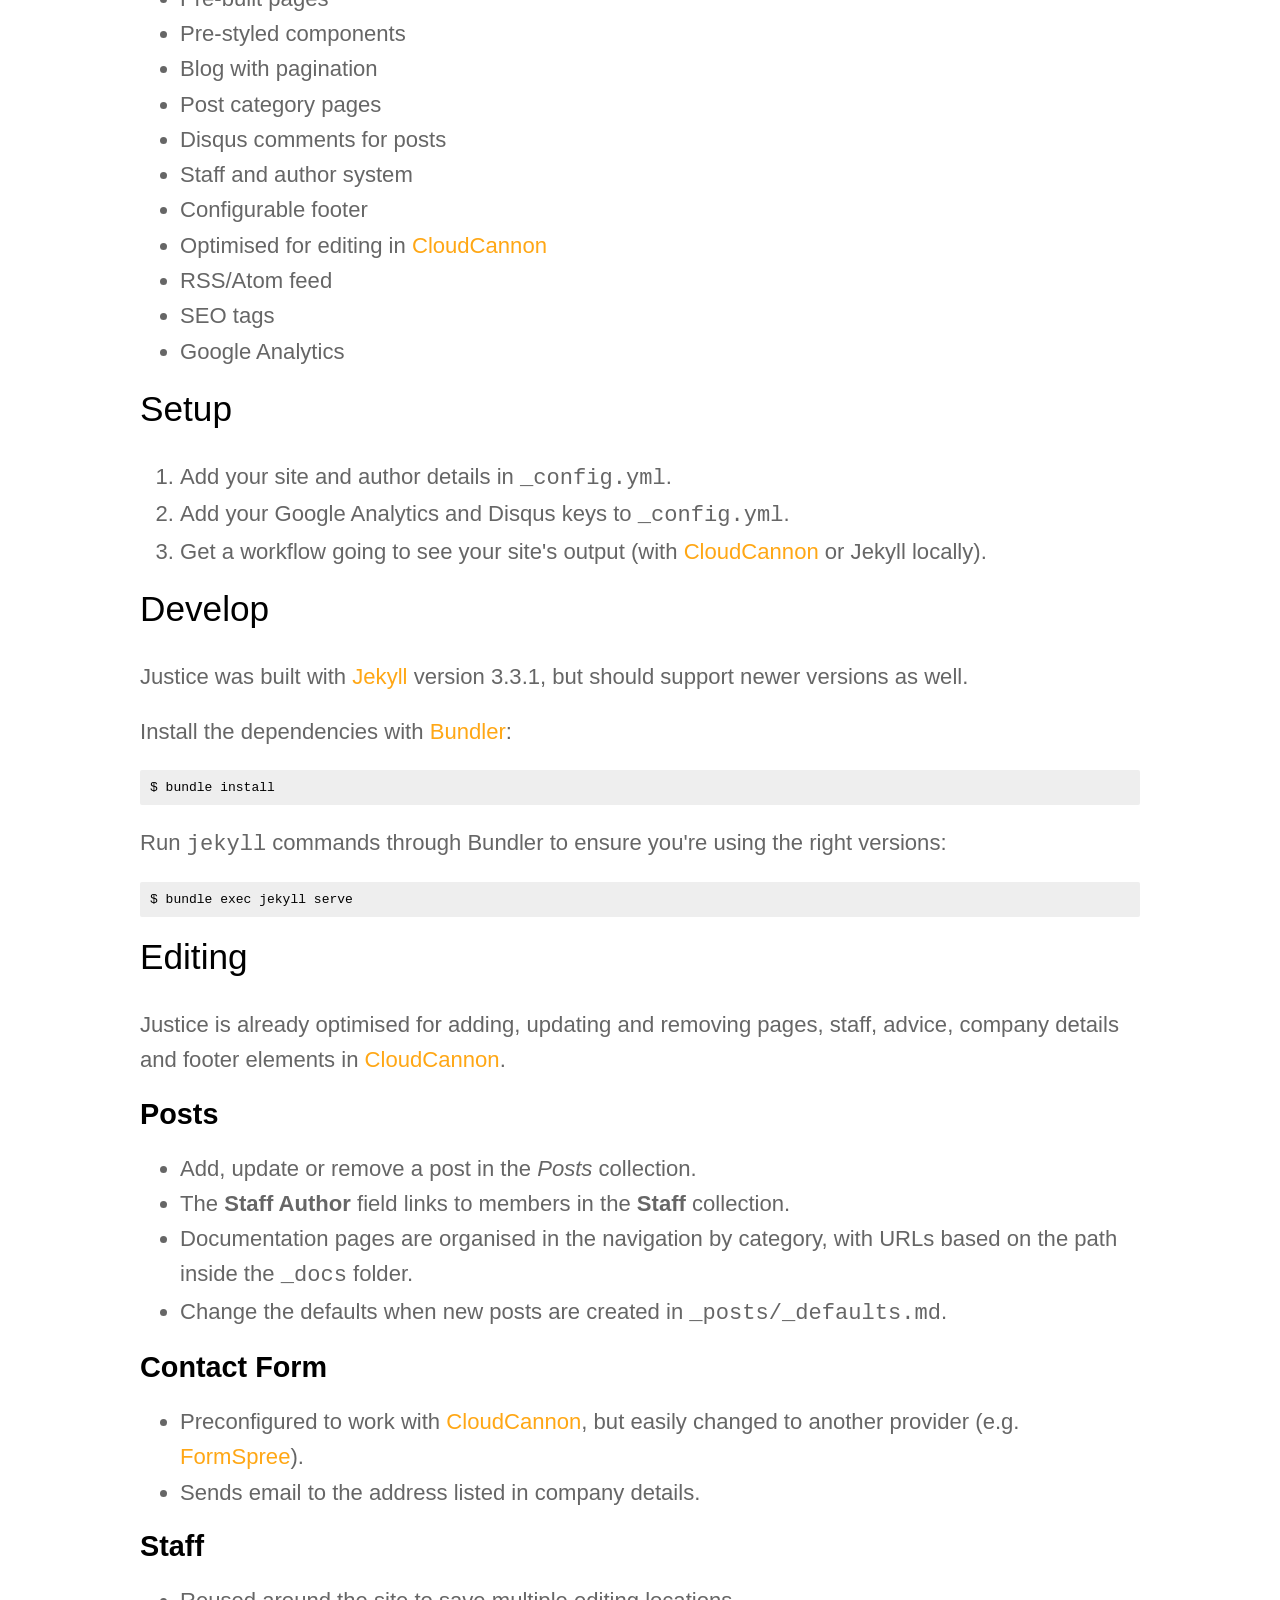
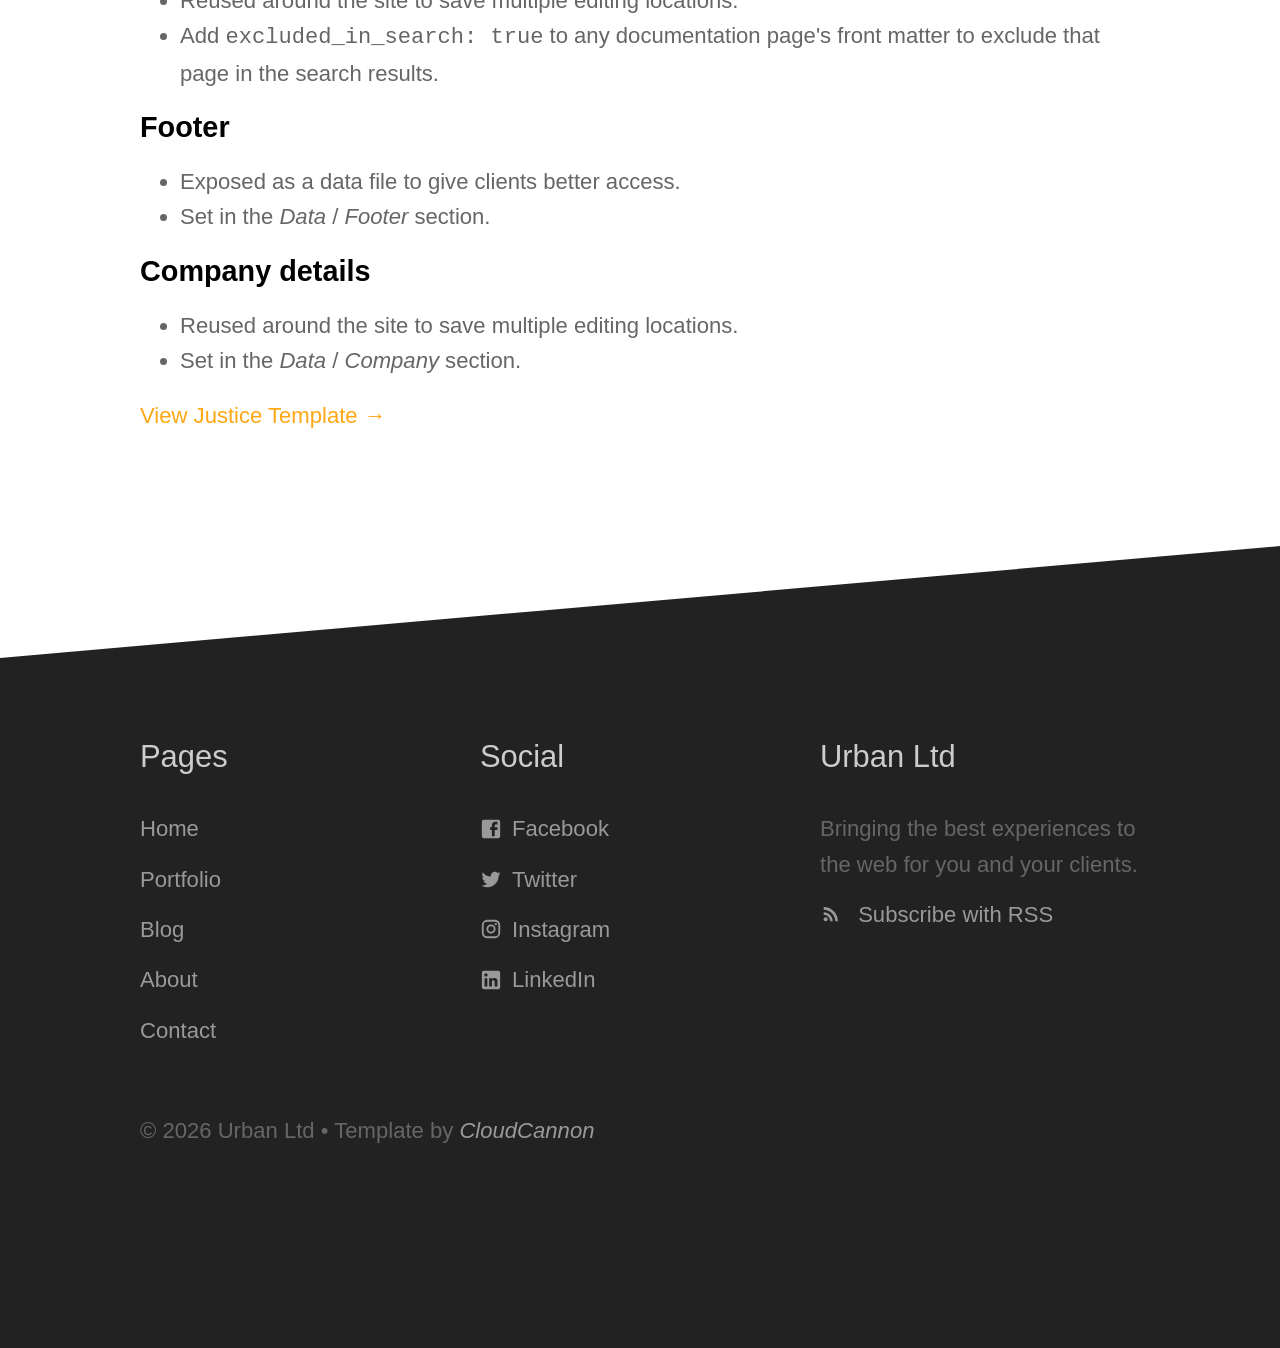
<file: clients/justice/index.html>
<!DOCTYPE html>
<html lang="en">
	<head>
		<meta charset="utf-8" />
		<link rel="icon" href="/images/favicon.png" />
		<meta name="viewport" content="width=device-width, initial-scale=1" />
		<title>Urban Template</title><meta name="robots" content="index,follow" data-svelte="svelte-48x7jy"><meta name="googlebot" content="index,follow" data-svelte="svelte-48x7jy"><meta name="description" content="Urban is a strong foundation for the web presence of your agency." data-svelte="svelte-48x7jy"><link rel="canonical" href="https:/example.com/clients/justice" data-svelte="svelte-48x7jy">

    <meta property="og:description" content="Urban is a strong foundation for the web presence of your agency." data-svelte="svelte-48x7jy">

    <meta property="og:url" content="https://example.com/" data-svelte="svelte-48x7jy">

    

    

    <link rel="alternate" type="application/rss+xml" href="/feed.xml" data-svelte="svelte-x3nvf7"><link rel="sitemap" type="application/xml" title="undefined - Sitemap" href="/sitemap.xml" data-svelte="svelte-x3nvf7">

		

		<link rel="modulepreload" href="/_app/start-4e9018a3.js">
		<link rel="modulepreload" href="/_app/chunks/vendor-6d249c00.js">
		<link rel="modulepreload" href="/_app/pages/__layout.svelte-2364397e.js">
		<link rel="modulepreload" href="/_app/chunks/site-e548a2a6.js">
		<link rel="modulepreload" href="/_app/pages/clients/[client].svelte-954b78ff.js">
		<link rel="modulepreload" href="/_app/chunks/Page-10b6d6ed.js">
		<link rel="stylesheet" href="/_app/assets/start-61d1577b.css">
		<link rel="stylesheet" href="/_app/assets/pages/__layout.svelte-ba7e3557.css">

		<script type="module">
			import { start } from "/_app/start-4e9018a3.js";
			start({
				target: document.querySelector("#svelte"),
				paths: {"base":"","assets":""},
				session: {},
				host: location.host,
				route: true,
				spa: false,
				trailing_slash: "never",
				hydrate: {
					status: 200,
					error: null,
					nodes: [
						import("/_app/pages/__layout.svelte-2364397e.js"),
						import("/_app/pages/clients/[client].svelte-954b78ff.js")
					],
					page: {
						host: location.host, // TODO this is redundant
						path: "\u002Fclients\u002Fjustice",
						query: new URLSearchParams(""),
						params: {client:"justice"}
					}
				}
			});
		</script>
	</head>
	<body>
		<div id="svelte">


<header><div class="container"><h1 class="company-name"><a href="/"><img src="/images/logo.svg" alt="Urban" width="150"></a></h1>
		<nav><a class="nav-toggle" id="open-nav">☰</a>
			<ul><li><a class="" href="/portfolio/">Portfolio</a></li><li><a class="" href="/blog/">Blog</a></li><li><a class="" href="/about/">About</a></li><li><a class="" href="/contact/">Contact</a></li></ul></nav></div></header>







<section class="hero diagonal"><div class="container"><h2 slot="heading"><a href="/portfolio">Our Work</a> <span>/ Justice Template</span></h2>

		<p class="subtext">Law firm themed business template for Jekyll</p>
		
		</div></section>

<section class="diagonal"><div class="container"><p><img src="/images/clients/justice.jpg" class="screenshot"></p>
			<div><div class="post-content"><!-- HTML_TAG_START --><p>Law firm themed business template for Jekyll. Browse through a <a href="https://grey-grouse.cloudvent.net/">live demo</a>.
Increase the web presence of a law firm or business with this configurable theme.</p>
<p>Justice was made by <a href="https://cloudcannon.com/">CloudCannon</a>, the Cloud CMS for Jekyll.</p>
<p>Find more templates, themes and step-by-step Jekyll tutorials at <a href="https://learn.cloudcannon.com/">CloudCannon Academy</a>.</p>
<h2>Features</h2>
<ul>
<li>Contact form</li>
<li>Pre-built pages</li>
<li>Pre-styled components</li>
<li>Blog with pagination</li>
<li>Post category pages</li>
<li>Disqus comments for posts</li>
<li>Staff and author system</li>
<li>Configurable footer</li>
<li>Optimised for editing in <a href="https://cloudcannon.com/">CloudCannon</a></li>
<li>RSS/Atom feed</li>
<li>SEO tags</li>
<li>Google Analytics</li>
</ul>
<h2>Setup</h2>
<ol>
<li>Add your site and author details in <code>_config.yml</code>.</li>
<li>Add your Google Analytics and Disqus keys to <code>_config.yml</code>.</li>
<li>Get a workflow going to see your site's output (with <a href="https://app.cloudcannon.com/">CloudCannon</a> or Jekyll locally).</li>
</ol>
<h2>Develop</h2>
<p>Justice was built with <a href="https://jekyllrb.com/">Jekyll</a> version 3.3.1, but should support newer versions as well.</p>
<p>Install the dependencies with <a href="https://bundler.io/">Bundler</a>:</p>
<pre><code class="language-bash">$ bundle install
</code></pre>
<p>Run <code>jekyll</code> commands through Bundler to ensure you're using the right versions:</p>
<pre><code class="language-bash">$ bundle exec jekyll serve
</code></pre>
<h2>Editing</h2>
<p>Justice is already optimised for adding, updating and removing pages, staff, advice, company details and footer elements in <a href="https://app.cloudcannon.com/">CloudCannon</a>.</p>
<h3>Posts</h3>
<ul>
<li>Add, update or remove a post in the <em>Posts</em> collection.</li>
<li>The <strong>Staff Author</strong> field links to members in the <strong>Staff</strong> collection.</li>
<li>Documentation pages are organised in the navigation by category, with URLs based on the path inside the <code>_docs</code> folder.</li>
<li>Change the defaults when new posts are created in <code>_posts/_defaults.md</code>.</li>
</ul>
<h3>Contact Form</h3>
<ul>
<li>Preconfigured to work with <a href="https://app.cloudcannon.com/">CloudCannon</a>, but easily changed to another provider (e.g. <a href="https://formspree.io/">FormSpree</a>).</li>
<li>Sends email to the address listed in company details.</li>
</ul>
<h3>Staff</h3>
<ul>
<li>Reused around the site to save multiple editing locations.</li>
<li>Add <code>excluded_in_search: true</code> to any documentation page's front matter to exclude that page in the search results.</li>
</ul>
<h3>Footer</h3>
<ul>
<li>Exposed as a data file to give clients better access.</li>
<li>Set in the <em>Data</em> / <em>Footer</em> section.</li>
</ul>
<h3>Company details</h3>
<ul>
<li>Reused around the site to save multiple editing locations.</li>
<li>Set in the <em>Data</em> / <em>Company</em> section.</li>
</ul>
<!-- HTML_TAG_END --></div></div>
			<p><a href="https://github.com/CloudCannon/justice-jekyll-template">View Justice Template →</a></p></div></section>

<footer class="diagonal"><div class="container"><p class="editor-link"><a href="cloudcannon:data/data/footer.json" class="btn"><strong>✎</strong> Edit Footer</a></p>
		<div class="footer-columns"><ul class="footer-links"><li><h2>Pages</h2></li>

					<li><a href="/" target="_self">Home</a>
						</li><li><a href="/portfolio" target="_self">Portfolio</a>
						</li><li><a href="/blog" target="_self">Blog</a>
						</li><li><a href="/about" target="_self">About</a>
						</li><li><a href="/contact" target="_self">Contact</a>
						</li>
				</ul><ul class="footer-links"><li><h2>Social</h2></li>

					<li><a href="https://facebook.com/cloudcannon/" target="_blank"><svg fill="#000000" height="24" viewBox="0 0 24 24" width="24" xmlns="https://www.w3.org/2000/svg"><!-- HTML_TAG_START --><path d="M19,4V7H17A1,1 0 0,0 16,8V10H19V13H16V20H13V13H11V10H13V7.5C13,5.56 14.57,4 16.5,4M20,2H4A2,2 0 0,0 2,4V20A2,2 0 0,0 4,22H20A2,2 0 0,0 22,20V4C22,2.89 21.1,2 20,2Z" /><!-- HTML_TAG_END --></svg>Facebook</a>
						</li><li><a href="https://twitter.com/cloudcannon/" target="_blank"><svg fill="#000000" height="24" viewBox="0 0 24 24" width="24" xmlns="https://www.w3.org/2000/svg"><!-- HTML_TAG_START --><path d="M22.46,6C21.69,6.35 20.86,6.58 20,6.69C20.88,6.16 21.56,5.32 21.88,4.31C21.05,4.81 20.13,5.16 19.16,5.36C18.37,4.5 17.26,4 16,4C13.65,4 11.73,5.92 11.73,8.29C11.73,8.63 11.77,8.96 11.84,9.27C8.28,9.09 5.11,7.38 3,4.79C2.63,5.42 2.42,6.16 2.42,6.94C2.42,8.43 3.17,9.75 4.33,10.5C3.62,10.5 2.96,10.3 2.38,10C2.38,10 2.38,10 2.38,10.03C2.38,12.11 3.86,13.85 5.82,14.24C5.46,14.34 5.08,14.39 4.69,14.39C4.42,14.39 4.15,14.36 3.89,14.31C4.43,16 6,17.26 7.89,17.29C6.43,18.45 4.58,19.13 2.56,19.13C2.22,19.13 1.88,19.11 1.54,19.07C3.44,20.29 5.7,21 8.12,21C16,21 20.33,14.46 20.33,8.79C20.33,8.6 20.33,8.42 20.32,8.23C21.16,7.63 21.88,6.87 22.46,6Z" /><!-- HTML_TAG_END --></svg>Twitter</a>
						</li><li><a href="https://instagram.com/" target="_blank"><svg fill="#000000" height="24" viewBox="0 0 24 24" width="24" xmlns="https://www.w3.org/2000/svg"><!-- HTML_TAG_START --><path d="M7.8,2H16.2C19.4,2 22,4.6 22,7.8V16.2A5.8,5.8 0 0,1 16.2,22H7.8C4.6,22 2,19.4 2,16.2V7.8A5.8,5.8 0 0,1 7.8,2M7.6,4A3.6,3.6 0 0,0 4,7.6V16.4C4,18.39 5.61,20 7.6,20H16.4A3.6,3.6 0 0,0 20,16.4V7.6C20,5.61 18.39,4 16.4,4H7.6M17.25,5.5A1.25,1.25 0 0,1 18.5,6.75A1.25,1.25 0 0,1 17.25,8A1.25,1.25 0 0,1 16,6.75A1.25,1.25 0 0,1 17.25,5.5M12,7A5,5 0 0,1 17,12A5,5 0 0,1 12,17A5,5 0 0,1 7,12A5,5 0 0,1 12,7M12,9A3,3 0 0,0 9,12A3,3 0 0,0 12,15A3,3 0 0,0 15,12A3,3 0 0,0 12,9Z" /><!-- HTML_TAG_END --></svg>Instagram</a>
						</li><li><a href="https://linkedin.com/company/cloud-cannon" target="_blank"><svg fill="#000000" height="24" viewBox="0 0 24 24" width="24" xmlns="https://www.w3.org/2000/svg"><!-- HTML_TAG_START --><path d="M19,19H16V13.7A1.5,1.5 0 0,0 14.5,12.2A1.5,1.5 0 0,0 13,13.7V19H10V10H13V11.2C13.5,10.36 14.59,9.8 15.5,9.8A3.5,3.5 0 0,1 19,13.3M6.5,8.31C5.5,8.31 4.69,7.5 4.69,6.5A1.81,1.81 0 0,1 6.5,4.69C7.5,4.69 8.31,5.5 8.31,6.5A1.81,1.81 0 0,1 6.5,8.31M8,19H5V10H8M20,2H4C2.89,2 2,2.89 2,4V20A2,2 0 0,0 4,22H20A2,2 0 0,0 22,20V4C22,2.89 21.1,2 20,2Z" /><!-- HTML_TAG_END --></svg>LinkedIn</a>
						</li>
				</ul>

			<ul class="footer-links"><li><h2>Urban Ltd</h2></li>
				<li>Bringing the best experiences to the web for you and your clients.</li>
				<li><a href="/feed.xml"><svg fill="#000000" height="24" viewBox="0 0 24 24" width="24" xmlns="https://www.w3.org/2000/svg"><!-- HTML_TAG_START --><path d="M0 0h24v24H0z" fill="none"/><circle cx="6.18" cy="17.82" r="2.18"/><path d="M4 4.44v2.83c7.03 0 12.73 5.7 12.73 12.73h2.83c0-8.59-6.97-15.56-15.56-15.56zm0 5.66v2.83c3.9 0 7.07 3.17 7.07 7.07h2.83c0-5.47-4.43-9.9-9.9-9.9z"/><!-- HTML_TAG_END --></svg> Subscribe with RSS</a></li></ul></div></div>

	<div class="legal-line"><p class="container">© 2021 Urban Ltd • Template by <a href="https://cloudcannon.com/">CloudCannon</a></p></div></footer>



			<script type="application/json" data-type="svelte-data" data-url="/clients/justice.json">{"status":200,"statusText":"","headers":{"content-type":"application/json; charset=utf-8"},"body":"{\"pageDetails\":{\"name\":\"Justice Template\",\"subtitle\":\"Law firm themed business template for Jekyll\",\"description\":null,\"external_url\":\"https:\u002F\u002Fgithub.com\u002FCloudCannon\u002Fjustice-jekyll-template\",\"image_path\":\"\u002Fimages\u002Fclients\u002Fjustice.jpg\",\"slug\":\"justice\",\"content_html\":\"\u003Cp\u003ELaw firm themed business template for Jekyll. Browse through a \u003Ca href=\\\"https:\u002F\u002Fgrey-grouse.cloudvent.net\u002F\\\"\u003Elive demo\u003C\u002Fa\u003E.\\nIncrease the web presence of a law firm or business with this configurable theme.\u003C\u002Fp\u003E\\n\u003Cp\u003EJustice was made by \u003Ca href=\\\"https:\u002F\u002Fcloudcannon.com\u002F\\\"\u003ECloudCannon\u003C\u002Fa\u003E, the Cloud CMS for Jekyll.\u003C\u002Fp\u003E\\n\u003Cp\u003EFind more templates, themes and step-by-step Jekyll tutorials at \u003Ca href=\\\"https:\u002F\u002Flearn.cloudcannon.com\u002F\\\"\u003ECloudCannon Academy\u003C\u002Fa\u003E.\u003C\u002Fp\u003E\\n\u003Ch2\u003EFeatures\u003C\u002Fh2\u003E\\n\u003Cul\u003E\\n\u003Cli\u003EContact form\u003C\u002Fli\u003E\\n\u003Cli\u003EPre-built pages\u003C\u002Fli\u003E\\n\u003Cli\u003EPre-styled components\u003C\u002Fli\u003E\\n\u003Cli\u003EBlog with pagination\u003C\u002Fli\u003E\\n\u003Cli\u003EPost category pages\u003C\u002Fli\u003E\\n\u003Cli\u003EDisqus comments for posts\u003C\u002Fli\u003E\\n\u003Cli\u003EStaff and author system\u003C\u002Fli\u003E\\n\u003Cli\u003EConfigurable footer\u003C\u002Fli\u003E\\n\u003Cli\u003EOptimised for editing in \u003Ca href=\\\"https:\u002F\u002Fcloudcannon.com\u002F\\\"\u003ECloudCannon\u003C\u002Fa\u003E\u003C\u002Fli\u003E\\n\u003Cli\u003ERSS\u002FAtom feed\u003C\u002Fli\u003E\\n\u003Cli\u003ESEO tags\u003C\u002Fli\u003E\\n\u003Cli\u003EGoogle Analytics\u003C\u002Fli\u003E\\n\u003C\u002Ful\u003E\\n\u003Ch2\u003ESetup\u003C\u002Fh2\u003E\\n\u003Col\u003E\\n\u003Cli\u003EAdd your site and author details in \u003Ccode\u003E_config.yml\u003C\u002Fcode\u003E.\u003C\u002Fli\u003E\\n\u003Cli\u003EAdd your Google Analytics and Disqus keys to \u003Ccode\u003E_config.yml\u003C\u002Fcode\u003E.\u003C\u002Fli\u003E\\n\u003Cli\u003EGet a workflow going to see your site's output (with \u003Ca href=\\\"https:\u002F\u002Fapp.cloudcannon.com\u002F\\\"\u003ECloudCannon\u003C\u002Fa\u003E or Jekyll locally).\u003C\u002Fli\u003E\\n\u003C\u002Fol\u003E\\n\u003Ch2\u003EDevelop\u003C\u002Fh2\u003E\\n\u003Cp\u003EJustice was built with \u003Ca href=\\\"https:\u002F\u002Fjekyllrb.com\u002F\\\"\u003EJekyll\u003C\u002Fa\u003E version 3.3.1, but should support newer versions as well.\u003C\u002Fp\u003E\\n\u003Cp\u003EInstall the dependencies with \u003Ca href=\\\"https:\u002F\u002Fbundler.io\u002F\\\"\u003EBundler\u003C\u002Fa\u003E:\u003C\u002Fp\u003E\\n\u003Cpre\u003E\u003Ccode class=\\\"language-bash\\\"\u003E$ bundle install\\n\u003C\u002Fcode\u003E\u003C\u002Fpre\u003E\\n\u003Cp\u003ERun \u003Ccode\u003Ejekyll\u003C\u002Fcode\u003E commands through Bundler to ensure you're using the right versions:\u003C\u002Fp\u003E\\n\u003Cpre\u003E\u003Ccode class=\\\"language-bash\\\"\u003E$ bundle exec jekyll serve\\n\u003C\u002Fcode\u003E\u003C\u002Fpre\u003E\\n\u003Ch2\u003EEditing\u003C\u002Fh2\u003E\\n\u003Cp\u003EJustice is already optimised for adding, updating and removing pages, staff, advice, company details and footer elements in \u003Ca href=\\\"https:\u002F\u002Fapp.cloudcannon.com\u002F\\\"\u003ECloudCannon\u003C\u002Fa\u003E.\u003C\u002Fp\u003E\\n\u003Ch3\u003EPosts\u003C\u002Fh3\u003E\\n\u003Cul\u003E\\n\u003Cli\u003EAdd, update or remove a post in the \u003Cem\u003EPosts\u003C\u002Fem\u003E collection.\u003C\u002Fli\u003E\\n\u003Cli\u003EThe \u003Cstrong\u003EStaff Author\u003C\u002Fstrong\u003E field links to members in the \u003Cstrong\u003EStaff\u003C\u002Fstrong\u003E collection.\u003C\u002Fli\u003E\\n\u003Cli\u003EDocumentation pages are organised in the navigation by category, with URLs based on the path inside the \u003Ccode\u003E_docs\u003C\u002Fcode\u003E folder.\u003C\u002Fli\u003E\\n\u003Cli\u003EChange the defaults when new posts are created in \u003Ccode\u003E_posts\u002F_defaults.md\u003C\u002Fcode\u003E.\u003C\u002Fli\u003E\\n\u003C\u002Ful\u003E\\n\u003Ch3\u003EContact Form\u003C\u002Fh3\u003E\\n\u003Cul\u003E\\n\u003Cli\u003EPreconfigured to work with \u003Ca href=\\\"https:\u002F\u002Fapp.cloudcannon.com\u002F\\\"\u003ECloudCannon\u003C\u002Fa\u003E, but easily changed to another provider (e.g. \u003Ca href=\\\"https:\u002F\u002Fformspree.io\u002F\\\"\u003EFormSpree\u003C\u002Fa\u003E).\u003C\u002Fli\u003E\\n\u003Cli\u003ESends email to the address listed in company details.\u003C\u002Fli\u003E\\n\u003C\u002Ful\u003E\\n\u003Ch3\u003EStaff\u003C\u002Fh3\u003E\\n\u003Cul\u003E\\n\u003Cli\u003EReused around the site to save multiple editing locations.\u003C\u002Fli\u003E\\n\u003Cli\u003EAdd \u003Ccode\u003Eexcluded_in_search: true\u003C\u002Fcode\u003E to any documentation page's front matter to exclude that page in the search results.\u003C\u002Fli\u003E\\n\u003C\u002Ful\u003E\\n\u003Ch3\u003EFooter\u003C\u002Fh3\u003E\\n\u003Cul\u003E\\n\u003Cli\u003EExposed as a data file to give clients better access.\u003C\u002Fli\u003E\\n\u003Cli\u003ESet in the \u003Cem\u003EData\u003C\u002Fem\u003E \u002F \u003Cem\u003EFooter\u003C\u002Fem\u003E section.\u003C\u002Fli\u003E\\n\u003C\u002Ful\u003E\\n\u003Ch3\u003ECompany details\u003C\u002Fh3\u003E\\n\u003Cul\u003E\\n\u003Cli\u003EReused around the site to save multiple editing locations.\u003C\u002Fli\u003E\\n\u003Cli\u003ESet in the \u003Cem\u003EData\u003C\u002Fem\u003E \u002F \u003Cem\u003ECompany\u003C\u002Fem\u003E section.\u003C\u002Fli\u003E\\n\u003C\u002Ful\u003E\\n\"},\"portfolio\":{\"title\":\"Portfolio\",\"heading\":\"Our Work\",\"subtitle\":\"See some of our proud customers with exemplary results.\",\"description\":null,\"slug\":\"portfolio\",\"content_html\":\"\"}}"}</script>
		</div>
	</body>
</html>
</file>
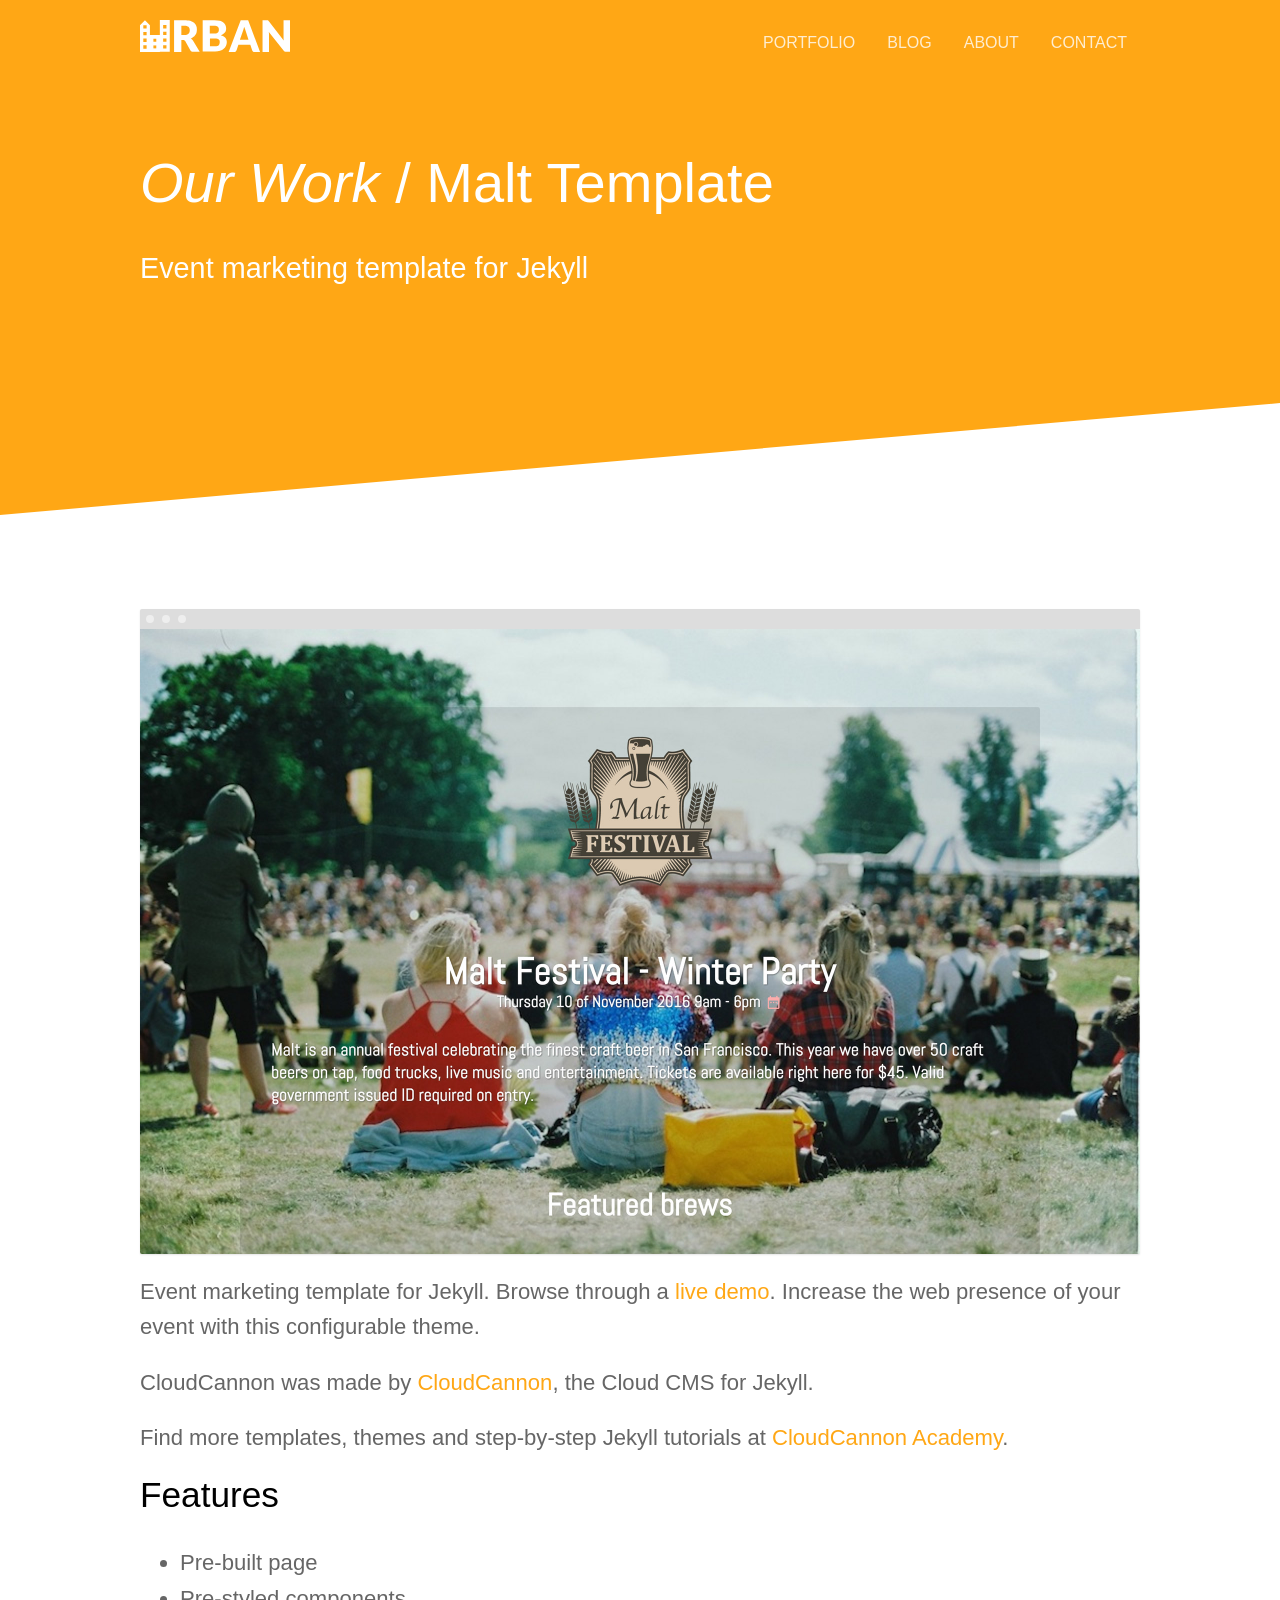
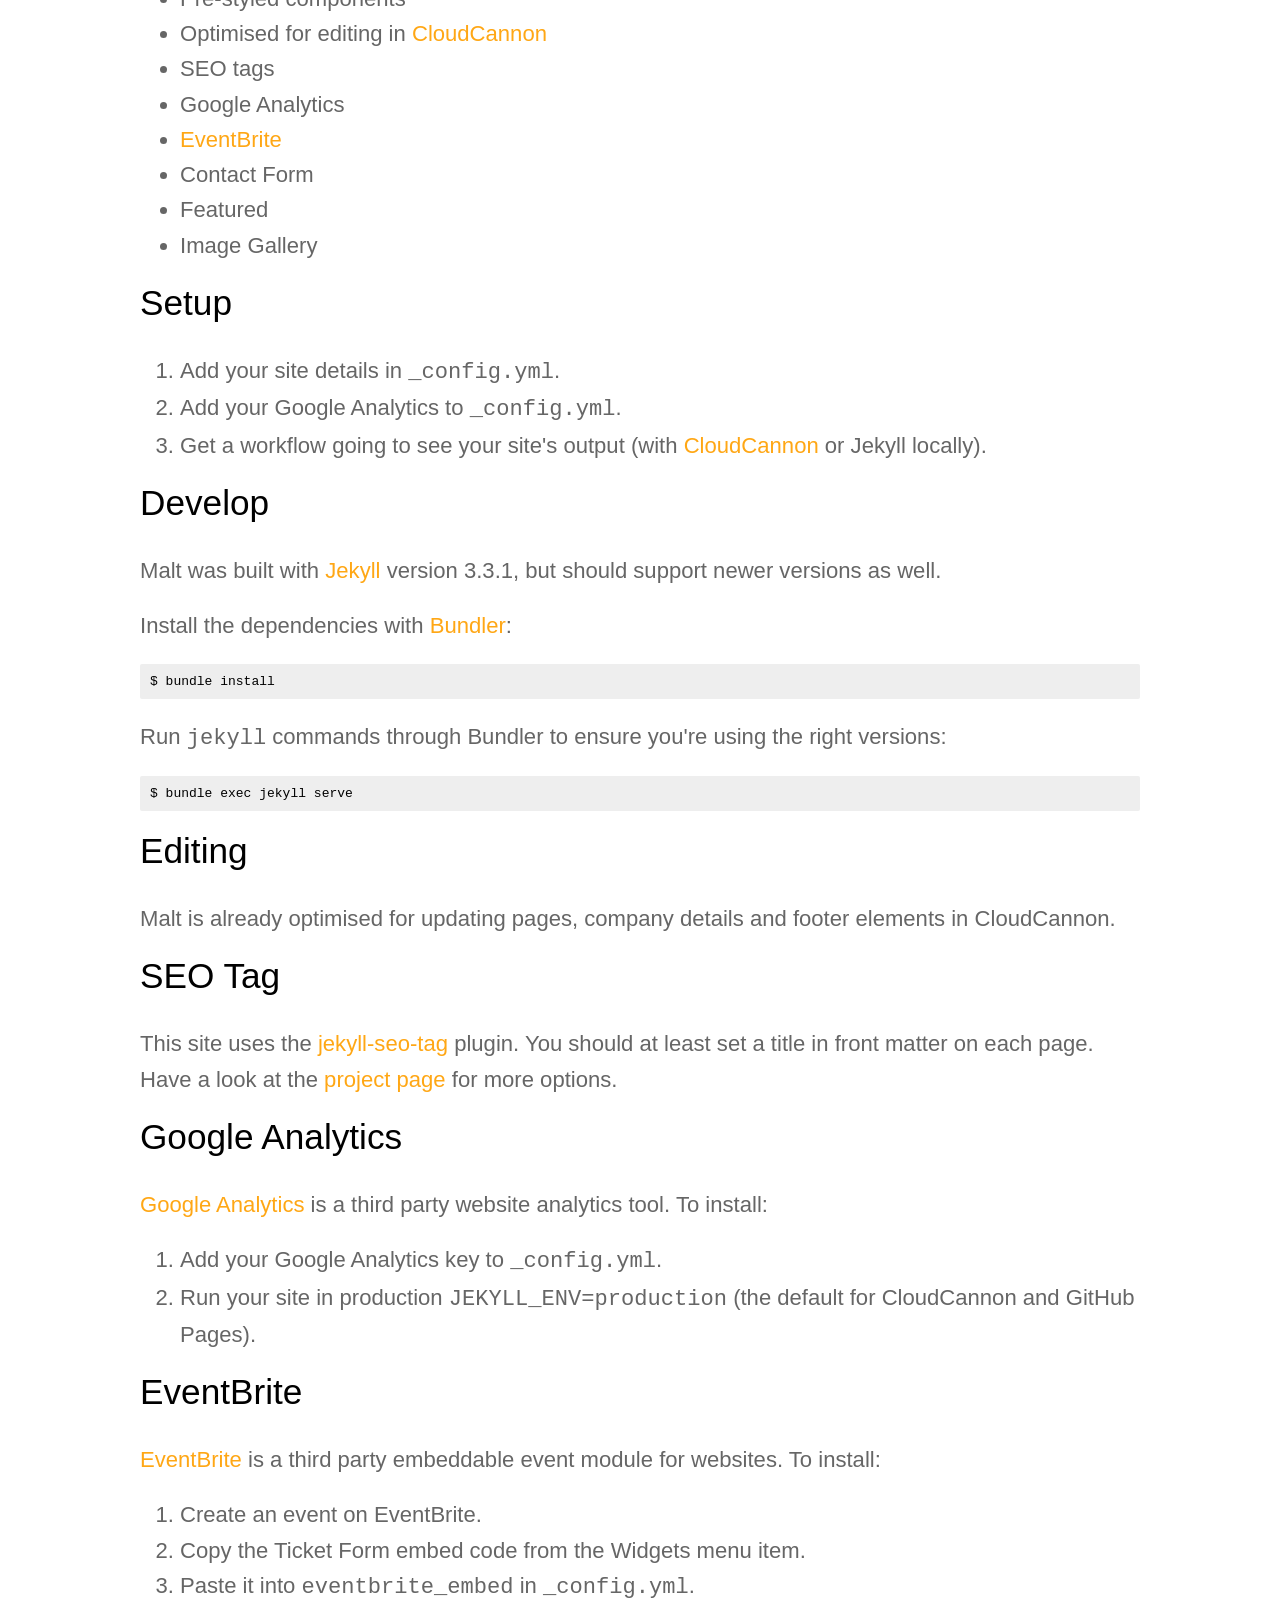
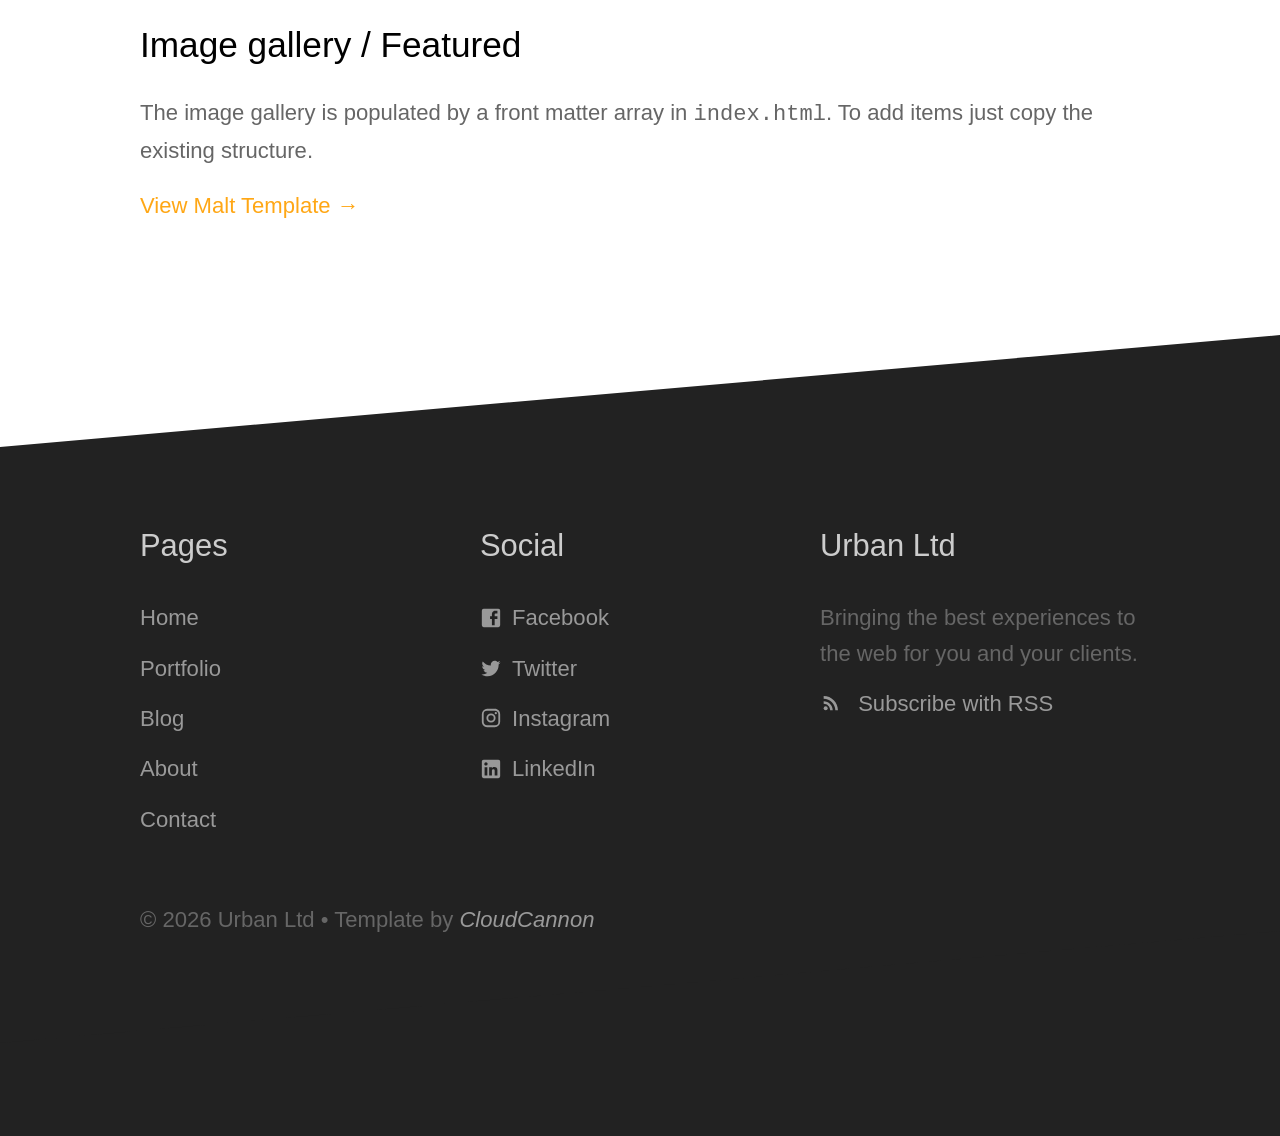
<file: clients/malt/index.html>
<!DOCTYPE html>
<html lang="en">
	<head>
		<meta charset="utf-8" />
		<link rel="icon" href="/images/favicon.png" />
		<meta name="viewport" content="width=device-width, initial-scale=1" />
		<title>Urban Template</title><meta name="robots" content="index,follow" data-svelte="svelte-48x7jy"><meta name="googlebot" content="index,follow" data-svelte="svelte-48x7jy"><meta name="description" content="Urban is a strong foundation for the web presence of your agency." data-svelte="svelte-48x7jy"><link rel="canonical" href="https:/example.com/clients/malt" data-svelte="svelte-48x7jy">

    <meta property="og:description" content="Urban is a strong foundation for the web presence of your agency." data-svelte="svelte-48x7jy">

    <meta property="og:url" content="https://example.com/" data-svelte="svelte-48x7jy">

    

    

    <link rel="alternate" type="application/rss+xml" href="/feed.xml" data-svelte="svelte-x3nvf7"><link rel="sitemap" type="application/xml" title="undefined - Sitemap" href="/sitemap.xml" data-svelte="svelte-x3nvf7">

		

		<link rel="modulepreload" href="/_app/start-4e9018a3.js">
		<link rel="modulepreload" href="/_app/chunks/vendor-6d249c00.js">
		<link rel="modulepreload" href="/_app/pages/__layout.svelte-2364397e.js">
		<link rel="modulepreload" href="/_app/chunks/site-e548a2a6.js">
		<link rel="modulepreload" href="/_app/pages/clients/[client].svelte-954b78ff.js">
		<link rel="modulepreload" href="/_app/chunks/Page-10b6d6ed.js">
		<link rel="stylesheet" href="/_app/assets/start-61d1577b.css">
		<link rel="stylesheet" href="/_app/assets/pages/__layout.svelte-ba7e3557.css">

		<script type="module">
			import { start } from "/_app/start-4e9018a3.js";
			start({
				target: document.querySelector("#svelte"),
				paths: {"base":"","assets":""},
				session: {},
				host: location.host,
				route: true,
				spa: false,
				trailing_slash: "never",
				hydrate: {
					status: 200,
					error: null,
					nodes: [
						import("/_app/pages/__layout.svelte-2364397e.js"),
						import("/_app/pages/clients/[client].svelte-954b78ff.js")
					],
					page: {
						host: location.host, // TODO this is redundant
						path: "\u002Fclients\u002Fmalt",
						query: new URLSearchParams(""),
						params: {client:"malt"}
					}
				}
			});
		</script>
	</head>
	<body>
		<div id="svelte">


<header><div class="container"><h1 class="company-name"><a href="/"><img src="/images/logo.svg" alt="Urban" width="150"></a></h1>
		<nav><a class="nav-toggle" id="open-nav">☰</a>
			<ul><li><a class="" href="/portfolio/">Portfolio</a></li><li><a class="" href="/blog/">Blog</a></li><li><a class="" href="/about/">About</a></li><li><a class="" href="/contact/">Contact</a></li></ul></nav></div></header>







<section class="hero diagonal"><div class="container"><h2 slot="heading"><a href="/portfolio">Our Work</a> <span>/ Malt Template</span></h2>

		<p class="subtext">Event marketing template for Jekyll</p>
		
		</div></section>

<section class="diagonal"><div class="container"><p><img src="/images/clients/malt.jpg" class="screenshot"></p>
			<div><div class="post-content"><!-- HTML_TAG_START --><p>Event marketing template for Jekyll. Browse through a <a href="https://whispering-boat.cloudvent.net/">live demo</a>.
Increase the web presence of your event with this configurable theme.</p>
<p>CloudCannon was made by <a href="https://cloudcannon.com/">CloudCannon</a>, the Cloud CMS for Jekyll.</p>
<p>Find more templates, themes and step-by-step Jekyll tutorials at <a href="https://learn.cloudcannon.com/">CloudCannon Academy</a>.</p>
<h2>Features</h2>
<ul>
<li>Pre-built page</li>
<li>Pre-styled components</li>
<li>Optimised for editing in <a href="https://cloudcannon.com/">CloudCannon</a></li>
<li>SEO tags</li>
<li>Google Analytics</li>
<li><a href="https://www.eventbrite.com/">EventBrite</a></li>
<li>Contact Form</li>
<li>Featured</li>
<li>Image Gallery</li>
</ul>
<h2>Setup</h2>
<ol>
<li>Add your site details in <code>_config.yml</code>.</li>
<li>Add your Google Analytics to <code>_config.yml</code>.</li>
<li>Get a workflow going to see your site's output (with <a href="https://app.cloudcannon.com/">CloudCannon</a> or Jekyll locally).</li>
</ol>
<h2>Develop</h2>
<p>Malt was built with <a href="https://jekyllrb.com/">Jekyll</a> version 3.3.1, but should support newer versions as well.</p>
<p>Install the dependencies with <a href="https://bundler.io/">Bundler</a>:</p>
<pre><code class="language-bash">$ bundle install
</code></pre>
<p>Run <code>jekyll</code> commands through Bundler to ensure you're using the right versions:</p>
<pre><code class="language-bash">$ bundle exec jekyll serve
</code></pre>
<h2>Editing</h2>
<p>Malt is already optimised for updating pages, company details and footer elements in CloudCannon.</p>
<h2>SEO Tag</h2>
<p>This site uses the <a href="https://github.com/jekyll/jekyll-seo-tag">jekyll-seo-tag</a> plugin. You should at least set a title in front matter on each page. Have a look at the <a href="https://github.com/jekyll/jekyll-seo-tag">project page</a> for more options.</p>
<h2>Google Analytics</h2>
<p><a href="https://www.google.com/analytics/">Google Analytics</a> is a third party website analytics tool. To install:</p>
<ol>
<li>Add your Google Analytics key to <code>_config.yml</code>.</li>
<li>Run your site in production <code>JEKYLL_ENV=production</code> (the default for CloudCannon and GitHub Pages).</li>
</ol>
<h2>EventBrite</h2>
<p><a href="https://www.eventbrite.com/">EventBrite</a> is a third party embeddable event module for websites. To install:</p>
<ol>
<li>Create an event on EventBrite.</li>
<li>Copy the Ticket Form embed code from the Widgets menu item.</li>
<li>Paste it into <code>eventbrite_embed</code> in <code>_config.yml</code>.</li>
</ol>
<h2>Image gallery / Featured</h2>
<p>The image gallery is populated by a front matter array in <code>index.html</code>. To add items just copy the existing structure.</p>
<!-- HTML_TAG_END --></div></div>
			<p><a href="https://github.com/CloudCannon/malt-jekyll-template">View Malt Template →</a></p></div></section>

<footer class="diagonal"><div class="container"><p class="editor-link"><a href="cloudcannon:data/data/footer.json" class="btn"><strong>✎</strong> Edit Footer</a></p>
		<div class="footer-columns"><ul class="footer-links"><li><h2>Pages</h2></li>

					<li><a href="/" target="_self">Home</a>
						</li><li><a href="/portfolio" target="_self">Portfolio</a>
						</li><li><a href="/blog" target="_self">Blog</a>
						</li><li><a href="/about" target="_self">About</a>
						</li><li><a href="/contact" target="_self">Contact</a>
						</li>
				</ul><ul class="footer-links"><li><h2>Social</h2></li>

					<li><a href="https://facebook.com/cloudcannon/" target="_blank"><svg fill="#000000" height="24" viewBox="0 0 24 24" width="24" xmlns="https://www.w3.org/2000/svg"><!-- HTML_TAG_START --><path d="M19,4V7H17A1,1 0 0,0 16,8V10H19V13H16V20H13V13H11V10H13V7.5C13,5.56 14.57,4 16.5,4M20,2H4A2,2 0 0,0 2,4V20A2,2 0 0,0 4,22H20A2,2 0 0,0 22,20V4C22,2.89 21.1,2 20,2Z" /><!-- HTML_TAG_END --></svg>Facebook</a>
						</li><li><a href="https://twitter.com/cloudcannon/" target="_blank"><svg fill="#000000" height="24" viewBox="0 0 24 24" width="24" xmlns="https://www.w3.org/2000/svg"><!-- HTML_TAG_START --><path d="M22.46,6C21.69,6.35 20.86,6.58 20,6.69C20.88,6.16 21.56,5.32 21.88,4.31C21.05,4.81 20.13,5.16 19.16,5.36C18.37,4.5 17.26,4 16,4C13.65,4 11.73,5.92 11.73,8.29C11.73,8.63 11.77,8.96 11.84,9.27C8.28,9.09 5.11,7.38 3,4.79C2.63,5.42 2.42,6.16 2.42,6.94C2.42,8.43 3.17,9.75 4.33,10.5C3.62,10.5 2.96,10.3 2.38,10C2.38,10 2.38,10 2.38,10.03C2.38,12.11 3.86,13.85 5.82,14.24C5.46,14.34 5.08,14.39 4.69,14.39C4.42,14.39 4.15,14.36 3.89,14.31C4.43,16 6,17.26 7.89,17.29C6.43,18.45 4.58,19.13 2.56,19.13C2.22,19.13 1.88,19.11 1.54,19.07C3.44,20.29 5.7,21 8.12,21C16,21 20.33,14.46 20.33,8.79C20.33,8.6 20.33,8.42 20.32,8.23C21.16,7.63 21.88,6.87 22.46,6Z" /><!-- HTML_TAG_END --></svg>Twitter</a>
						</li><li><a href="https://instagram.com/" target="_blank"><svg fill="#000000" height="24" viewBox="0 0 24 24" width="24" xmlns="https://www.w3.org/2000/svg"><!-- HTML_TAG_START --><path d="M7.8,2H16.2C19.4,2 22,4.6 22,7.8V16.2A5.8,5.8 0 0,1 16.2,22H7.8C4.6,22 2,19.4 2,16.2V7.8A5.8,5.8 0 0,1 7.8,2M7.6,4A3.6,3.6 0 0,0 4,7.6V16.4C4,18.39 5.61,20 7.6,20H16.4A3.6,3.6 0 0,0 20,16.4V7.6C20,5.61 18.39,4 16.4,4H7.6M17.25,5.5A1.25,1.25 0 0,1 18.5,6.75A1.25,1.25 0 0,1 17.25,8A1.25,1.25 0 0,1 16,6.75A1.25,1.25 0 0,1 17.25,5.5M12,7A5,5 0 0,1 17,12A5,5 0 0,1 12,17A5,5 0 0,1 7,12A5,5 0 0,1 12,7M12,9A3,3 0 0,0 9,12A3,3 0 0,0 12,15A3,3 0 0,0 15,12A3,3 0 0,0 12,9Z" /><!-- HTML_TAG_END --></svg>Instagram</a>
						</li><li><a href="https://linkedin.com/company/cloud-cannon" target="_blank"><svg fill="#000000" height="24" viewBox="0 0 24 24" width="24" xmlns="https://www.w3.org/2000/svg"><!-- HTML_TAG_START --><path d="M19,19H16V13.7A1.5,1.5 0 0,0 14.5,12.2A1.5,1.5 0 0,0 13,13.7V19H10V10H13V11.2C13.5,10.36 14.59,9.8 15.5,9.8A3.5,3.5 0 0,1 19,13.3M6.5,8.31C5.5,8.31 4.69,7.5 4.69,6.5A1.81,1.81 0 0,1 6.5,4.69C7.5,4.69 8.31,5.5 8.31,6.5A1.81,1.81 0 0,1 6.5,8.31M8,19H5V10H8M20,2H4C2.89,2 2,2.89 2,4V20A2,2 0 0,0 4,22H20A2,2 0 0,0 22,20V4C22,2.89 21.1,2 20,2Z" /><!-- HTML_TAG_END --></svg>LinkedIn</a>
						</li>
				</ul>

			<ul class="footer-links"><li><h2>Urban Ltd</h2></li>
				<li>Bringing the best experiences to the web for you and your clients.</li>
				<li><a href="/feed.xml"><svg fill="#000000" height="24" viewBox="0 0 24 24" width="24" xmlns="https://www.w3.org/2000/svg"><!-- HTML_TAG_START --><path d="M0 0h24v24H0z" fill="none"/><circle cx="6.18" cy="17.82" r="2.18"/><path d="M4 4.44v2.83c7.03 0 12.73 5.7 12.73 12.73h2.83c0-8.59-6.97-15.56-15.56-15.56zm0 5.66v2.83c3.9 0 7.07 3.17 7.07 7.07h2.83c0-5.47-4.43-9.9-9.9-9.9z"/><!-- HTML_TAG_END --></svg> Subscribe with RSS</a></li></ul></div></div>

	<div class="legal-line"><p class="container">© 2021 Urban Ltd • Template by <a href="https://cloudcannon.com/">CloudCannon</a></p></div></footer>



			<script type="application/json" data-type="svelte-data" data-url="/clients/malt.json">{"status":200,"statusText":"","headers":{"content-type":"application/json; charset=utf-8"},"body":"{\"pageDetails\":{\"name\":\"Malt Template\",\"subtitle\":\"Event marketing template for Jekyll\",\"description\":null,\"external_url\":\"https:\u002F\u002Fgithub.com\u002FCloudCannon\u002Fmalt-jekyll-template\",\"image_path\":\"\u002Fimages\u002Fclients\u002Fmalt.jpg\",\"slug\":\"malt\",\"content_html\":\"\u003Cp\u003EEvent marketing template for Jekyll. Browse through a \u003Ca href=\\\"https:\u002F\u002Fwhispering-boat.cloudvent.net\u002F\\\"\u003Elive demo\u003C\u002Fa\u003E.\\nIncrease the web presence of your event with this configurable theme.\u003C\u002Fp\u003E\\n\u003Cp\u003ECloudCannon was made by \u003Ca href=\\\"https:\u002F\u002Fcloudcannon.com\u002F\\\"\u003ECloudCannon\u003C\u002Fa\u003E, the Cloud CMS for Jekyll.\u003C\u002Fp\u003E\\n\u003Cp\u003EFind more templates, themes and step-by-step Jekyll tutorials at \u003Ca href=\\\"https:\u002F\u002Flearn.cloudcannon.com\u002F\\\"\u003ECloudCannon Academy\u003C\u002Fa\u003E.\u003C\u002Fp\u003E\\n\u003Ch2\u003EFeatures\u003C\u002Fh2\u003E\\n\u003Cul\u003E\\n\u003Cli\u003EPre-built page\u003C\u002Fli\u003E\\n\u003Cli\u003EPre-styled components\u003C\u002Fli\u003E\\n\u003Cli\u003EOptimised for editing in \u003Ca href=\\\"https:\u002F\u002Fcloudcannon.com\u002F\\\"\u003ECloudCannon\u003C\u002Fa\u003E\u003C\u002Fli\u003E\\n\u003Cli\u003ESEO tags\u003C\u002Fli\u003E\\n\u003Cli\u003EGoogle Analytics\u003C\u002Fli\u003E\\n\u003Cli\u003E\u003Ca href=\\\"https:\u002F\u002Fwww.eventbrite.com\u002F\\\"\u003EEventBrite\u003C\u002Fa\u003E\u003C\u002Fli\u003E\\n\u003Cli\u003EContact Form\u003C\u002Fli\u003E\\n\u003Cli\u003EFeatured\u003C\u002Fli\u003E\\n\u003Cli\u003EImage Gallery\u003C\u002Fli\u003E\\n\u003C\u002Ful\u003E\\n\u003Ch2\u003ESetup\u003C\u002Fh2\u003E\\n\u003Col\u003E\\n\u003Cli\u003EAdd your site details in \u003Ccode\u003E_config.yml\u003C\u002Fcode\u003E.\u003C\u002Fli\u003E\\n\u003Cli\u003EAdd your Google Analytics to \u003Ccode\u003E_config.yml\u003C\u002Fcode\u003E.\u003C\u002Fli\u003E\\n\u003Cli\u003EGet a workflow going to see your site's output (with \u003Ca href=\\\"https:\u002F\u002Fapp.cloudcannon.com\u002F\\\"\u003ECloudCannon\u003C\u002Fa\u003E or Jekyll locally).\u003C\u002Fli\u003E\\n\u003C\u002Fol\u003E\\n\u003Ch2\u003EDevelop\u003C\u002Fh2\u003E\\n\u003Cp\u003EMalt was built with \u003Ca href=\\\"https:\u002F\u002Fjekyllrb.com\u002F\\\"\u003EJekyll\u003C\u002Fa\u003E version 3.3.1, but should support newer versions as well.\u003C\u002Fp\u003E\\n\u003Cp\u003EInstall the dependencies with \u003Ca href=\\\"https:\u002F\u002Fbundler.io\u002F\\\"\u003EBundler\u003C\u002Fa\u003E:\u003C\u002Fp\u003E\\n\u003Cpre\u003E\u003Ccode class=\\\"language-bash\\\"\u003E$ bundle install\\n\u003C\u002Fcode\u003E\u003C\u002Fpre\u003E\\n\u003Cp\u003ERun \u003Ccode\u003Ejekyll\u003C\u002Fcode\u003E commands through Bundler to ensure you're using the right versions:\u003C\u002Fp\u003E\\n\u003Cpre\u003E\u003Ccode class=\\\"language-bash\\\"\u003E$ bundle exec jekyll serve\\n\u003C\u002Fcode\u003E\u003C\u002Fpre\u003E\\n\u003Ch2\u003EEditing\u003C\u002Fh2\u003E\\n\u003Cp\u003EMalt is already optimised for updating pages, company details and footer elements in CloudCannon.\u003C\u002Fp\u003E\\n\u003Ch2\u003ESEO Tag\u003C\u002Fh2\u003E\\n\u003Cp\u003EThis site uses the \u003Ca href=\\\"https:\u002F\u002Fgithub.com\u002Fjekyll\u002Fjekyll-seo-tag\\\"\u003Ejekyll-seo-tag\u003C\u002Fa\u003E plugin. You should at least set a title in front matter on each page. Have a look at the \u003Ca href=\\\"https:\u002F\u002Fgithub.com\u002Fjekyll\u002Fjekyll-seo-tag\\\"\u003Eproject page\u003C\u002Fa\u003E for more options.\u003C\u002Fp\u003E\\n\u003Ch2\u003EGoogle Analytics\u003C\u002Fh2\u003E\\n\u003Cp\u003E\u003Ca href=\\\"https:\u002F\u002Fwww.google.com\u002Fanalytics\u002F\\\"\u003EGoogle Analytics\u003C\u002Fa\u003E is a third party website analytics tool. To install:\u003C\u002Fp\u003E\\n\u003Col\u003E\\n\u003Cli\u003EAdd your Google Analytics key to \u003Ccode\u003E_config.yml\u003C\u002Fcode\u003E.\u003C\u002Fli\u003E\\n\u003Cli\u003ERun your site in production \u003Ccode\u003EJEKYLL_ENV=production\u003C\u002Fcode\u003E (the default for CloudCannon and GitHub Pages).\u003C\u002Fli\u003E\\n\u003C\u002Fol\u003E\\n\u003Ch2\u003EEventBrite\u003C\u002Fh2\u003E\\n\u003Cp\u003E\u003Ca href=\\\"https:\u002F\u002Fwww.eventbrite.com\u002F\\\"\u003EEventBrite\u003C\u002Fa\u003E is a third party embeddable event module for websites. To install:\u003C\u002Fp\u003E\\n\u003Col\u003E\\n\u003Cli\u003ECreate an event on EventBrite.\u003C\u002Fli\u003E\\n\u003Cli\u003ECopy the Ticket Form embed code from the Widgets menu item.\u003C\u002Fli\u003E\\n\u003Cli\u003EPaste it into \u003Ccode\u003Eeventbrite_embed\u003C\u002Fcode\u003E in \u003Ccode\u003E_config.yml\u003C\u002Fcode\u003E.\u003C\u002Fli\u003E\\n\u003C\u002Fol\u003E\\n\u003Ch2\u003EImage gallery \u002F Featured\u003C\u002Fh2\u003E\\n\u003Cp\u003EThe image gallery is populated by a front matter array in \u003Ccode\u003Eindex.html\u003C\u002Fcode\u003E. To add items just copy the existing structure.\u003C\u002Fp\u003E\\n\"},\"portfolio\":{\"title\":\"Portfolio\",\"heading\":\"Our Work\",\"subtitle\":\"See some of our proud customers with exemplary results.\",\"description\":null,\"slug\":\"portfolio\",\"content_html\":\"\"}}"}</script>
		</div>
	</body>
</html>
</file>
<file: _app/assets/start-61d1577b.css>
#svelte-announcer.svelte-1j55zn5{position:absolute;left:0;top:0;clip:rect(0 0 0 0);clip-path:inset(50%);overflow:hidden;white-space:nowrap;width:1px;height:1px}
</file>
<file: _app/assets/pages/__layout.svelte-ba7e3557.css>
html{background:#222}html,body{margin:0;padding:0}body{font-family:"Helvetica Neue",Helvetica,Arial,sans-serif}a{color:#ffa715;text-decoration:none}a:hover{text-decoration:underline}img{max-width:100%;height:auto}h1{font-weight:300;font-size:2.3rem;margin:0}h2{font-weight:300;font-size:2.2rem;margin:0 0 30px}h3{font-size:1.8rem;margin:0 0 20px}h4{font-size:1.5rem;margin:0 0 10px}p,address,ul,ol,pre{margin:0 0 20px}p,address,ul,ol{font-size:1.38rem;color:#666;font-weight:300;line-height:1.6}pre{padding:10px;background:#eee;border-radius:2px}.container,.text-container{margin:0 auto;position:relative;padding:0 20px}.text-container{max-width:1000px}.container{max-width:1000px}header{color:#fff;padding:20px 0;position:absolute;top:0;left:0;width:100%}header a{color:#fff;text-decoration:none;z-index:1;position:relative}header a:hover{text-decoration:none}header .company-name{font-size:1.7em}.content{background:#fff;padding:1px 0 0;position:relative}.screenshot{height:auto;display:block;margin:0 auto;box-shadow:0 1px #ccc,0 1px 1px #eee;border-radius:2px;padding:20px 0 0;background:url(/images/screenshot-buttons.svg) 4px 4px no-repeat #DDD;box-shadow:0 1px 2px #0000001a}section,footer{padding:150px 0;background:#fff;margin-top:-2px}section.diagonal,footer.diagonal{-webkit-transform:skewY(-5deg);-moz-transform:skewY(-5deg);-ms-transform:skewY(-5deg);transform:skewY(-5deg)}section.diagonal>div,footer.diagonal>div{-webkit-transform:skewY(5deg);-moz-transform:skewY(5deg);-ms-transform:skewY(5deg);transform:skewY(5deg)}section.hero,footer.hero{color:#fff;background:#FFA715;text-align:left;margin-top:-100px;padding-top:250px}section.hero h2,footer.hero h2,section.hero p,footer.hero p{max-width:90%}section.hero h2,footer.hero h2{font-size:3.5rem}section.hero p,footer.hero p{font-size:1.8rem;color:#fff}section.hero a:not(.button),footer.hero a:not(.button){color:#fff;font-style:italic}section.alternate,footer.alternate{background:#eee}.button{padding:13px 38px;border-radius:3px;display:inline-block;color:#ffa715;text-decoration:none;cursor:pointer;margin:20px 0 0;border:1px solid #fff;background:#fff;text-decoration:none!important}.button:hover{background:rgba(255,255,255,.3);color:#fff}.button:active{opacity:1;background:rgba(255,255,255,.1);color:#fff;transform:translateY(1px)}.halves{display:flex;flex-flow:wrap;align-items:center}.halves>div{flex:1 0 100%}@media (min-width: 620px){.halves>div{flex:1}.halves>div+div{padding-left:20px;margin:0}}.aligned-top{align-items:flex-start}.image-grid{padding:0;list-style:none;display:flex;flex-flow:wrap;text-align:center;margin:0 -20px}.image-grid li{padding:0;box-sizing:border-box;width:100%;position:relative;overflow:hidden;margin:20px;border-radius:5px;text-align:left;border:1px solid #FFA715;line-height:0}@media (min-width: 450px){.image-grid li{flex:1 1 50%}}@media (min-width: 768px){.image-grid li{flex:1 1 30%}}.image-grid li img{min-width:100%}.image-grid li>a:hover{opacity:.9}.image-grid .square-image{height:320px}.image-grid .square-image img{min-height:100%;width:100%;position:absolute;left:50%;top:50%;transform:translate(-50%) translateY(-50%)}.image-grid .details{line-height:1.2;position:absolute;bottom:0;left:0;right:0;background:rgba(0,0,0,.5);padding:20px}.image-grid .name{font-size:1.3rem;color:#ffa715}.image-grid .position{margin-top:5px;color:#fff}.image-grid .filler{border:0}.image-list,.image-list li{list-style:none;margin:0;padding:0;text-align:center}.patterned{background:#222 url(/images/pattern.png)}.patterned,.patterned p{color:#fefefe}section.map,footer.map{position:relative;height:100px;overflow:hidden}section.map>div,footer.map>div{position:absolute;top:-200px;left:0;right:0;bottom:-200px}.blog-posts{list-style:none;padding:0}.blog-posts li{margin:100px 0}.blog-post h3{margin:0}.blog-post h3 a{color:#000;text-decoration:none;font-weight:normal;font-size:1.3em}.blog-post h2{text-align:left}.blog-post .post-details{margin:5px 0;font-size:1.2rem}.blog-post .post-details .blog-filter{display:inline-block;text-align:left;padding-right:5px}.blog-post .post-details .blog-filter a{position:relative;top:-5px}.blog-post .post-details a{text-decoration:none}.blog-post .post-details .post-date{position:relative;top:-3px;margin-left:5px}.blog-post .post-details:after{content:"";display:table;clear:both}.blog-post .post-content .button{margin:30px 0 0}.pagination{text-align:center}.blog-filter{text-align:center}.blog-filter a{background:#eee;padding:3px 5px;font-size:.8em;border-radius:5px;color:#888;transition:.2s ease-in-out}.blog-filter a:hover{color:#555;text-decoration:none}input[type=submit]{color:#fff;text-decoration:none;padding:20px 30px;border-radius:3px;transition:.2s ease-in-out;border:1px solid #FFA715;background:#FFA715;cursor:pointer}input[type=submit]:hover{border:1px solid #FFA715;background:#FFC461}input[type=submit]:active{transform:translateY(1px)}textarea,input,button,select{font-family:inherit;font-size:inherit}input[type=submit]{margin:20px 0 0}label,input,textarea{display:block;width:100%;box-sizing:border-box}textarea{resize:vertical;height:250px}label{margin:30px 0 10px;font-size:1.2em}input,textarea{padding:20px;font-size:1.2em;border-radius:3px}input,textarea{-webkit-transition:all .3s ease-in-out;-moz-transition:all .3s ease-in-out;-ms-transition:all .3s ease-in-out;outline:none;border:1px solid #DDDDDD}input[type=text]:focus,input[type=email]:focus,input[type=password]:focus,textarea:focus{box-shadow:0 0 5px #51cbee;border:1px solid #51cbee}.nav-open header{background:#444;z-index:10}@media (min-width: 620px){.nav-open header{background:none}}.nav-open nav{margin:20px 0 0;border:0}.nav-open nav a{display:block}@media (min-width: 620px){.nav-open nav{border:0;padding:0 20px}.nav-open nav a{display:inline}}nav{text-transform:uppercase;font-size:.8em;width:100%}nav ul{margin:0;padding:0}nav li{display:block}@media (min-width: 620px){nav{text-align:right;position:absolute;top:0;right:0;padding:0 20px}nav li{display:inline-block;padding-left:6px}}nav a{margin:0 3px;padding:20px 10px;color:#fffc;transition:.2s ease-in-out;display:none;font-size:1rem}@media (min-width: 620px){nav a{border-bottom:2px solid rgba(255,255,255,0);display:block;padding:10px}}nav a.nav-toggle{display:inline;position:absolute;right:10px;top:-22px;font-size:1.9em;border:0}@media (min-width: 620px){nav a.nav-toggle{display:none}}nav a.nav-toggle:hover{border:0}nav a:hover{color:#fff}@media (min-width: 620px){nav a:hover{border-bottom:2px solid rgba(255,255,255,.6);display:block;padding:10px}}@media (min-width: 620px){nav a.highlight{border:1px #ccc solid;border-radius:5px}nav a.highlight:hover{background:#fff;color:#ffa715}}nav a.active{color:#fff}footer{padding:100px 0 50px;position:relative;background:#222;color:#fff}footer,footer a{color:#999}footer h2{font-size:1.4em;margin:30px 0;color:#ccc}footer .footer-columns{display:flex;flex-flow:wrap;margin:-10px -10px 10px}footer a{text-decoration:none}footer a:hover{color:#fff}footer .legal-line{width:100%;padding:30px 0 0;margin:0}footer .legal-line a{font-style:italic}.footer-links{width:100%;margin:10px;padding:0;flex:1 0 180px}.footer-links li{list-style:none;margin:15px 0}.footer-links li a svg{fill:#999;margin-right:10px;transition:fill .2s ease;vertical-align:middle;position:relative;top:-2px;width:22px;height:22px}.footer-links li a:hover{text-decoration:none}.footer-links li a:hover svg{fill:#fff}.editor-link{display:none;margin-top:0}.editor-link .btn{background-color:#f7e064;color:#333;box-shadow:1px 1px 5px #0003;padding:10px;border-radius:2px}.editor-link .btn:hover{background-color:#f4d525;text-decoration:none;color:#333}.cms-editor-active .editor-link{display:block}
</file>
<file: _app/assets/pages/index.svelte-7e1b504a.css>
img.cloudcannon-logo.svelte-1niklyw{margin-bottom:40px}
</file>
<file: _app/assets/pages/portfolio.svelte-e2cbe814.css>
p.editor-link.svelte-16zwu5m{text-align:"center"}
</file>
